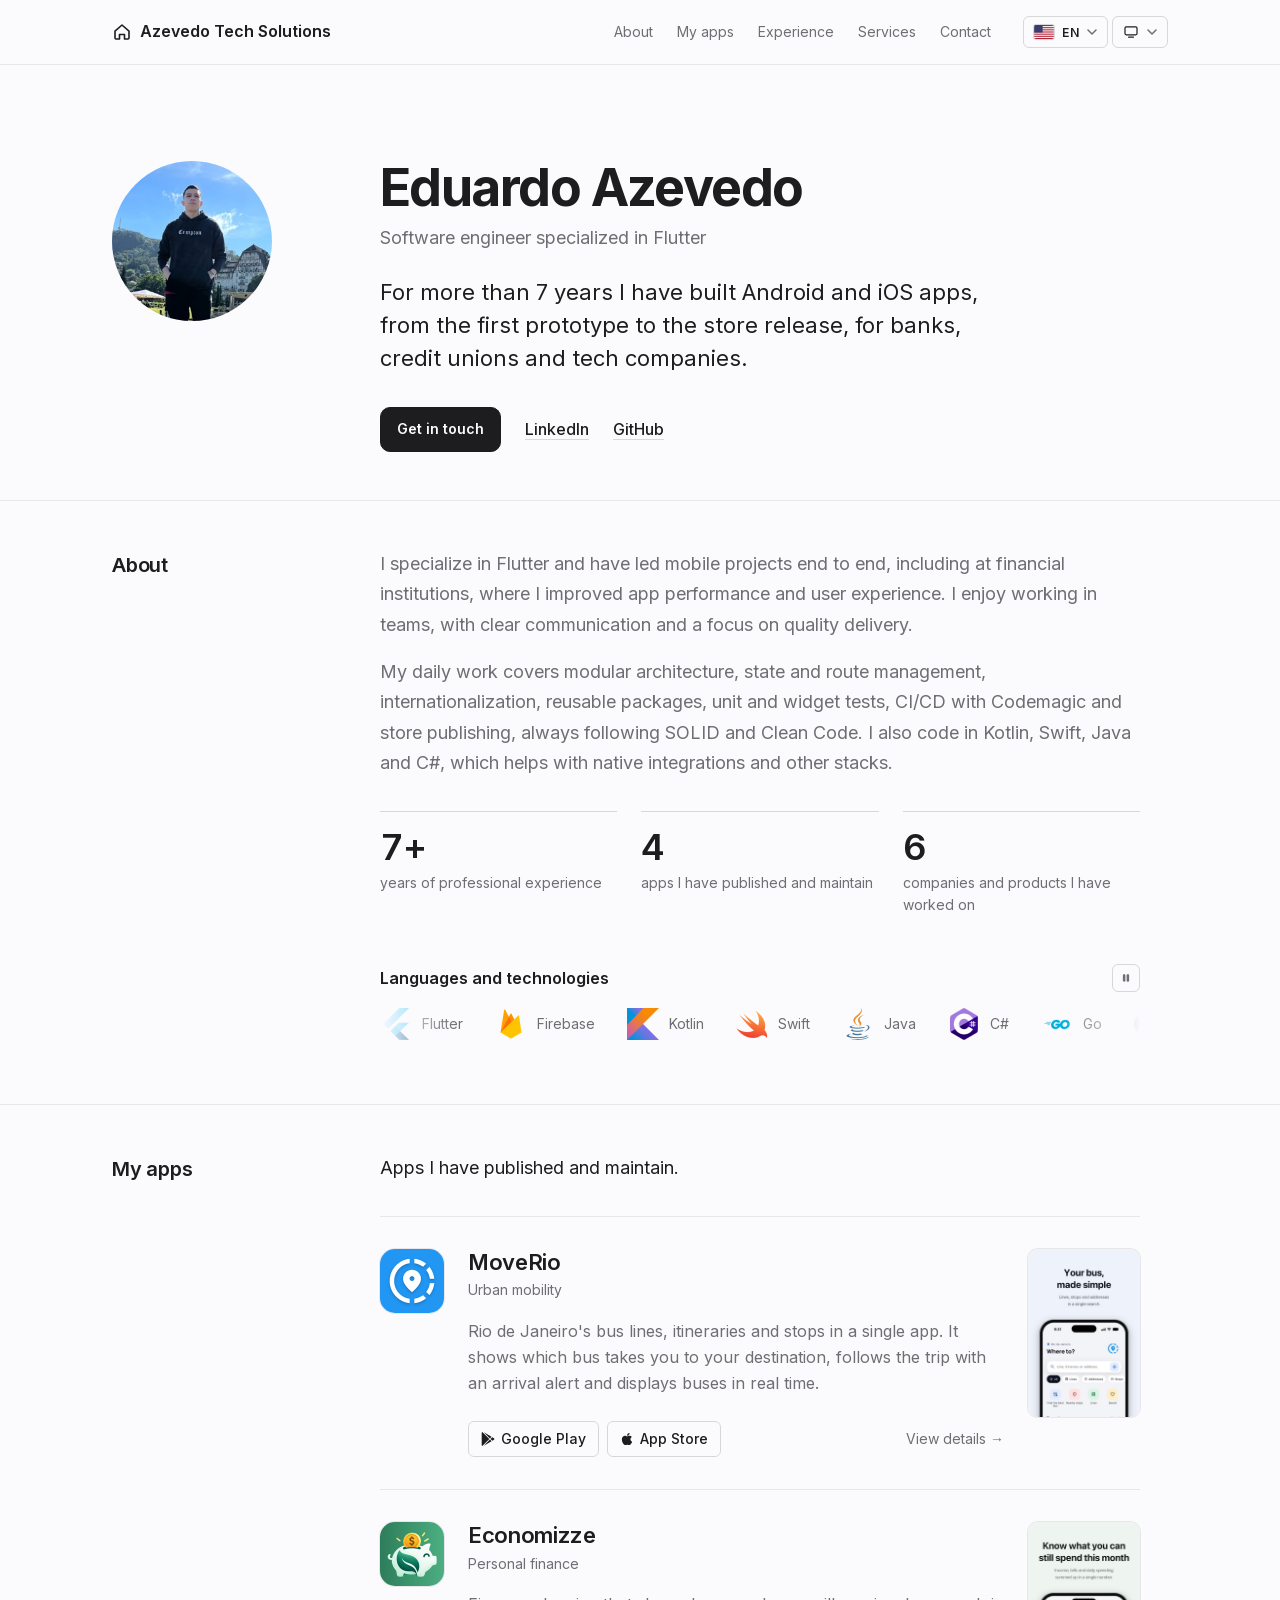
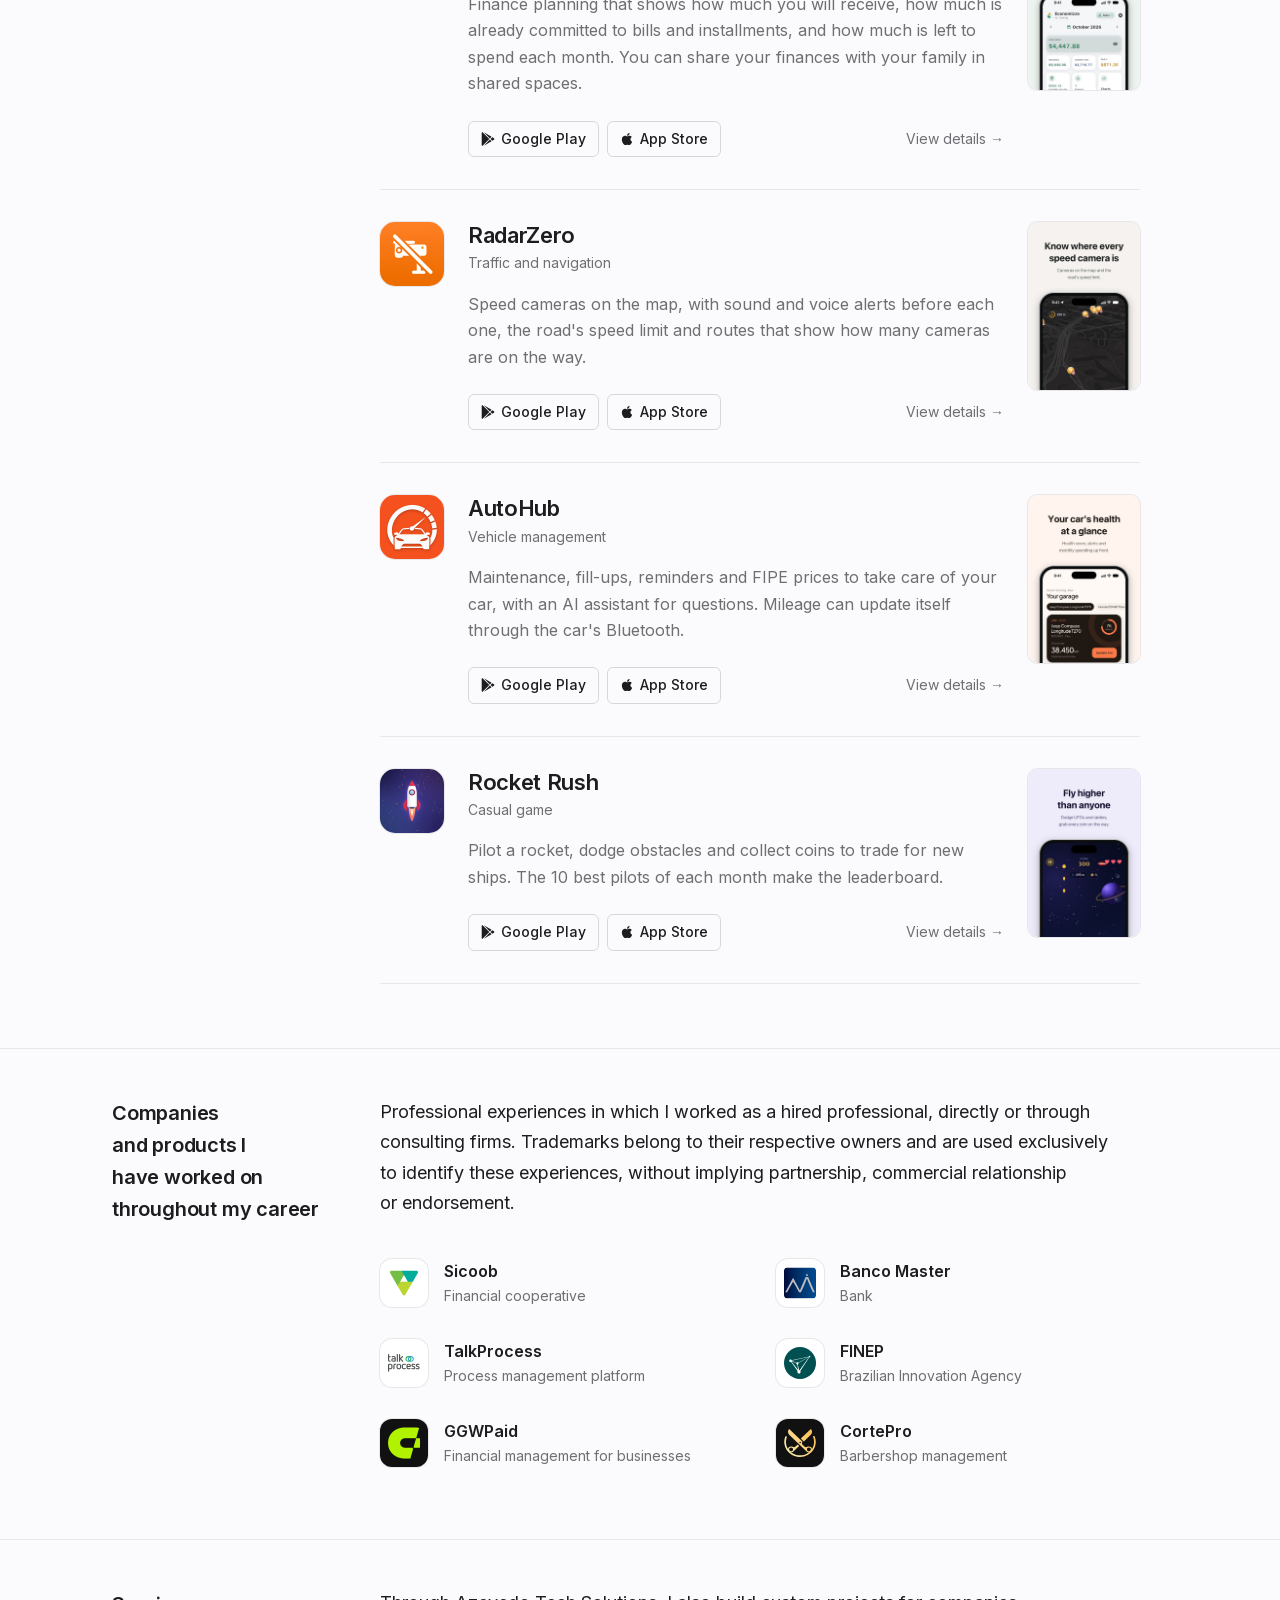
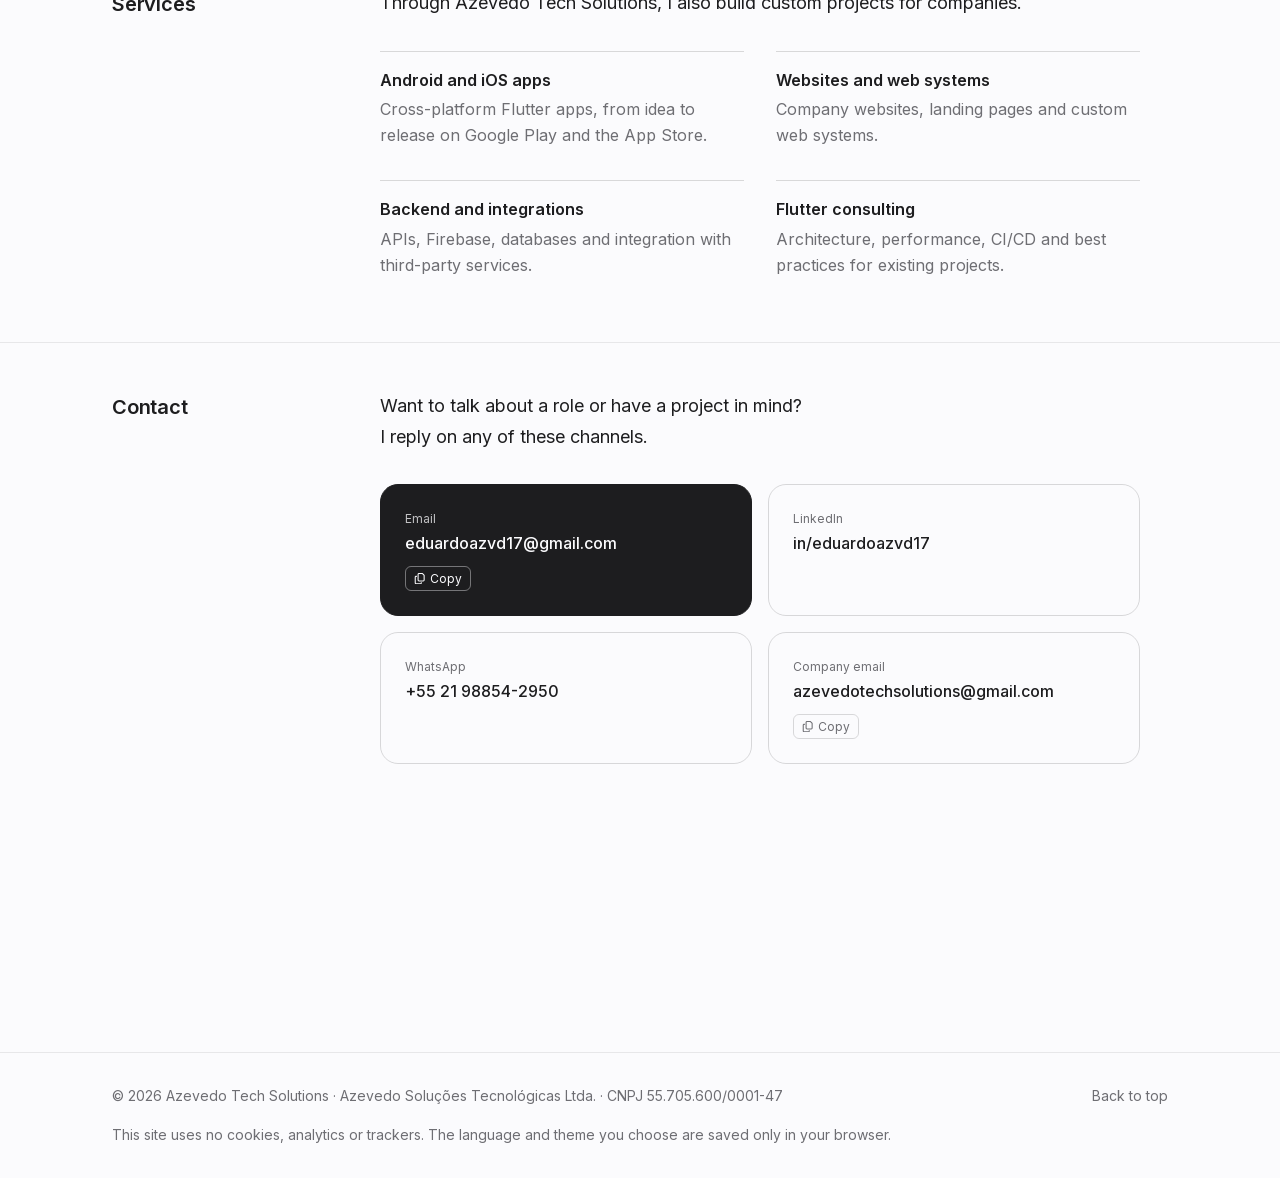
<file: index.html>
<!DOCTYPE html>
<html lang="pt">

<head>
    <meta charset="UTF-8">
    <meta name="viewport" content="width=device-width, initial-scale=1.0">
    <title>Desenvolvimento de Aplicativos e Sites | Azevedo Tech Solutions</title>
    <meta name="description" content="Desenvolvimento de aplicativos Android e iOS, sites e sistemas sob medida para empresas. Eduardo Azevedo, desenvolvedor Flutter com mais de 7 anos de experiência. Peça um orçamento.">
    <meta name="author" content="Eduardo Azevedo">
    <meta name="robots" content="index, follow, max-image-preview:large">
    <meta name="theme-color" content="#fbfbfd" media="(prefers-color-scheme: light)">
    <meta name="theme-color" content="#0f0f11" media="(prefers-color-scheme: dark)">

    <!-- Uma URL por idioma; o canonical é definido em js/preferences.js conforme o idioma exibido. -->
    <link rel="alternate" hreflang="pt" href="https://azevedotech.dev/?lang=pt">
    <link rel="alternate" hreflang="en" href="https://azevedotech.dev/?lang=en">
    <link rel="alternate" hreflang="es" href="https://azevedotech.dev/?lang=es">
    <link rel="alternate" hreflang="x-default" href="https://azevedotech.dev/?lang=en">

    <meta property="og:type" content="website">
    <meta property="og:site_name" content="Azevedo Tech Solutions">
    <meta property="og:url" content="https://azevedotech.dev/">
    <meta property="og:title" content="Desenvolvimento de Aplicativos e Sites | Azevedo Tech Solutions">
    <meta property="og:description" content="Aplicativos Android e iOS, sites e sistemas sob medida para empresas, por Eduardo Azevedo, desenvolvedor Flutter com mais de 7 anos de experiência.">
    <meta property="og:image" content="https://azevedotech.dev/images/og/home.png">
    <meta property="og:image:width" content="1200">
    <meta property="og:image:height" content="630">
    <meta property="og:image:alt" content="Azevedo Tech Solutions: desenvolvimento de aplicativos e sites">
    <meta property="og:locale" content="pt_BR">
    <meta property="og:locale:alternate" content="en_US">
    <meta property="og:locale:alternate" content="es_ES">
    <meta name="twitter:card" content="summary_large_image">

    <script type="application/ld+json">
    {
        "@context": "https://schema.org",
        "@graph": [
            {
                "@type": "Organization",
                "@id": "https://azevedotech.dev/#organization",
                "name": "Azevedo Tech Solutions",
                "url": "https://azevedotech.dev/",
                "logo": "https://azevedotech.dev/icons/icon.png",
                "description": "Desenvolvimento de aplicativos Android e iOS, sites e sistemas sob medida para empresas.",
                "email": "azevedotechsolutions@gmail.com",
                "telephone": "+55 21 98854-2950",
                "taxID": "55.705.600/0001-47",
                "founder": { "@id": "https://azevedotech.dev/#eduardo" },
                "areaServed": [
                    { "@type": "Country", "name": "Brasil" },
                    { "@type": "Place", "name": "Mundo" }
                ],
                "knowsAbout": ["Desenvolvimento de aplicativos", "Desenvolvimento de sites", "Flutter", "Android", "iOS", "Firebase"],
                "contactPoint": {
                    "@type": "ContactPoint",
                    "contactType": "sales",
                    "email": "azevedotechsolutions@gmail.com",
                    "telephone": "+55 21 98854-2950",
                    "availableLanguage": ["Portuguese", "English", "Spanish"]
                },
                "hasOfferCatalog": {
                    "@type": "OfferCatalog",
                    "name": "Serviços de desenvolvimento de software",
                    "itemListElement": [
                        {
                            "@type": "Offer",
                            "itemOffered": {
                                "@type": "Service",
                                "name": "Desenvolvimento de aplicativos Android e iOS",
                                "serviceType": "Desenvolvimento de aplicativos móveis",
                                "description": "Aplicativos multiplataforma em Flutter, da ideia à publicação na Google Play e na App Store."
                            }
                        },
                        {
                            "@type": "Offer",
                            "itemOffered": {
                                "@type": "Service",
                                "name": "Desenvolvimento de sites e sistemas web",
                                "serviceType": "Desenvolvimento web",
                                "description": "Sites institucionais, landing pages e sistemas web sob medida para empresas."
                            }
                        },
                        {
                            "@type": "Offer",
                            "itemOffered": {
                                "@type": "Service",
                                "name": "Backend, APIs e integrações",
                                "serviceType": "Desenvolvimento de backend",
                                "description": "APIs, Firebase, bancos de dados e integrações com serviços de terceiros."
                            }
                        },
                        {
                            "@type": "Offer",
                            "itemOffered": {
                                "@type": "Service",
                                "name": "Consultoria em Flutter",
                                "serviceType": "Consultoria de software",
                                "description": "Arquitetura, performance, CI/CD e boas práticas em projetos Flutter existentes."
                            }
                        }
                    ]
                }
            },
            {
                "@type": "Person",
                "@id": "https://azevedotech.dev/#eduardo",
                "name": "Eduardo Azevedo",
                "url": "https://azevedotech.dev/",
                "image": "https://azevedotech.dev/images/profile.jpeg",
                "jobTitle": "Engenheiro de software e desenvolvedor Flutter",
                "worksFor": { "@id": "https://azevedotech.dev/#organization" },
                "email": "eduardoazvd17@gmail.com",
                "knowsAbout": ["Flutter", "Dart", "Firebase", "Android", "iOS", "Kotlin", "Swift", "Java", "C#", "Go", "Python", "JavaScript", "PHP", "SQL", "Codemagic", "CI/CD", "Clean Code", "SOLID"],
                "sameAs": [
                    "https://www.linkedin.com/in/eduardoazvd17/",
                    "https://github.com/eduardoazvd17/"
                ]
            },
            {
                "@type": "WebSite",
                "@id": "https://azevedotech.dev/#website",
                "url": "https://azevedotech.dev/",
                "name": "Azevedo Tech Solutions",
                "inLanguage": ["pt-BR", "en", "es"],
                "publisher": { "@id": "https://azevedotech.dev/#organization" }
            }
        ]
    }
    </script>
    <script>
        // Aplica o tema salvo (ou ?theme=) antes da primeira pintura, para a página não piscar.
        (function () {
            try {
                var theme = new URLSearchParams(location.search).get('theme');
                if (theme !== 'light' && theme !== 'dark') theme = localStorage.getItem('theme');
                if (theme === 'light' || theme === 'dark') document.documentElement.dataset.theme = theme;
            } catch (e) { }
        })();
    </script>
    <link rel="stylesheet" href="css/styles.css?v=20261021a">
    <link rel="icon" href="icons/icon.png" type="image/png">
    <link rel="apple-touch-icon" href="icons/icon.png" type="image/png">
</head>

<body>
    <a class="skip-link" href="#content" data-i18n="skip_link">Pular para o conteúdo</a>
    <header class="site-header">
        <div class="container site-header-inner">
            <a href="#top" class="site-name">
                <svg viewBox="0 0 20 20" aria-hidden="true">
                    <path d="M3 9.2 10 3l7 6.2V16a1 1 0 0 1-1 1h-3.5v-4.5h-5V17H4a1 1 0 0 1-1-1V9.2Z" fill="none"
                        stroke="currentColor" stroke-width="1.6" stroke-linejoin="round" />
                </svg>
                <span class="site-name-text" translate="no">Azevedo Tech Solutions</span>
            </a>
            <nav class="site-nav" id="nav-menu" aria-label="Seções" data-i18n-aria="nav_label">
                <a href="#about" data-section="about" data-i18n="nav_about">Sobre</a>
                <a href="#apps" data-section="apps" data-i18n="nav_apps">Meus apps</a>
                <a href="#clients" data-section="clients" data-i18n="nav_clients">Experiências</a>
                <a href="#services" data-section="services" data-i18n="nav_services">Serviços</a>
                <a href="#contact" data-section="contact" data-i18n="nav_contact">Contato</a>
            </nav>
            <div class="site-prefs">
                <div class="pref-menu" data-lang-menu></div>
                <div class="pref-menu" data-theme-menu></div>
            </div>
        </div>
    </header>

    <main id="content" tabindex="-1">
        <section class="intro">
            <div class="container intro-inner">
                <img class="intro-photo" src="images/thumbs/profile.jpg" width="160" height="160" fetchpriority="high"
                    alt="Eduardo Azevedo">
                <div>
                    <h1 translate="no">Eduardo Azevedo</h1>
                    <p class="intro-role" data-i18n="intro_role">Engenheiro de software especialista em Flutter</p>
                    <p class="intro-text" data-i18n="intro_text">Há mais de 7 anos desenvolvo apps Android e iOS, do primeiro protótipo
                        à publicação nas lojas, para bancos, cooperativas e empresas de tecnologia.</p>
                    <ul class="intro-links">
                        <li><a href="#contact" class="button" data-i18n="intro_contact">Fale comigo</a></li>
                        <li><a href="https://www.linkedin.com/in/eduardoazvd17/" target="_blank"
                                rel="noopener">LinkedIn</a></li>
                        <li><a href="https://github.com/eduardoazvd17/" target="_blank" rel="noopener">GitHub</a></li>
                    </ul>
                </div>
            </div>
        </section>

        <section id="about" class="section">
            <div class="container">
                <h2 class="section-title" data-i18n="about_title">Sobre</h2>
                <div class="section-body">
                    <p data-i18n="about_1">Sou especialista em Flutter e já liderei projetos mobile de ponta a ponta,
                        inclusive em instituições financeiras, onde melhorei a performance e a experiência de uso dos
                        aplicativos. Gosto de trabalhar em equipe, com comunicação clara e foco em entregas de
                        qualidade.</p>
                    <p data-i18n="about_2">No dia a dia trabalho com arquitetura modular, gerenciamento de estado e
                        rotas, internacionalização, packages reutilizáveis, testes unitários e de widget, CI/CD com
                        Codemagic e publicação nas lojas, sempre com SOLID e Clean Code. Também programo em Kotlin,
                        Swift, Java e C#, o que ajuda em integrações nativas e em outras stacks.</p>

                    <!-- Números reais: anos citados no texto, apps da seção "Meus apps" e empresas de "Experiências" -->
                    <dl class="facts">
                        <div>
                            <dt>7+</dt>
                            <dd data-i18n="fact_years">anos de experiência profissional</dd>
                        </div>
                        <div>
                            <dt>4</dt>
                            <dd data-i18n="fact_apps">apps publicados e mantidos por mim</dd>
                        </div>
                        <div>
                            <dt>6</dt>
                            <dd data-i18n="fact_clients">empresas e produtos em que atuei</dd>
                        </div>
                    </dl>

                    <div class="subsection-head">
                        <h3 class="subsection-title" data-i18n="skills_title">Linguagens e tecnologias</h3>
                        <!-- Animação automática precisa de um jeito de pausar (WCAG 2.2.2); o main.js alterna o estado -->
                        <button type="button" class="icon-button tech-toggle" aria-label="Pausar animação"
                            data-i18n-aria="tech_pause">
                            <svg class="icon icon-pause" viewBox="0 0 320 512" aria-hidden="true"><path d="M48 64C21.5 64 0 85.5 0 112V400c0 26.5 21.5 48 48 48H80c26.5 0 48-21.5 48-48V112c0-26.5-21.5-48-48-48H48zm192 0c-26.5 0-48 21.5-48 48V400c0 26.5 21.5 48 48 48h32c26.5 0 48-21.5 48-48V112c0-26.5-21.5-48-48-48H240z"/></svg>
                            <svg class="icon icon-play" viewBox="0 0 384 512" aria-hidden="true"><path d="M73 39c-14.8-9.1-33.4-9.4-48.5-.9S0 62.6 0 80V432c0 17.4 9.4 33.4 24.5 41.9s33.7 8.1 48.5-.9L361 297c14.3-8.7 23-24.2 23-41s-8.7-32.2-23-41L73 39z"/></svg>
                        </button>
                    </div>
                    <div class="tech-marquee">
                        <ul class="tech-track">
                            <li><img src="icons/flutter.png" width="32" height="32" alt="" loading="lazy"><span>Flutter</span></li>
                            <li><img src="icons/firebase.png" width="32" height="32" alt="" loading="lazy"><span>Firebase</span></li>
                            <li><img src="icons/kotlin.png" width="32" height="32" alt="" loading="lazy"><span>Kotlin</span></li>
                            <li><img src="icons/swift.png" width="32" height="32" alt="" loading="lazy"><span>Swift</span></li>
                            <li><img src="icons/java.png" width="32" height="32" alt="" loading="lazy"><span>Java</span></li>
                            <li><img src="icons/csharp.png" width="32" height="32" alt="" loading="lazy"><span>C#</span></li>
                            <li><img src="icons/go.png" width="32" height="32" alt="" loading="lazy"><span>Go</span></li>
                            <li><img src="icons/python.png" width="32" height="32" alt="" loading="lazy"><span>Python</span></li>
                            <li><img src="icons/javascript.png" width="32" height="32" alt="" loading="lazy"><span>JavaScript</span></li>
                            <li><img src="icons/php.png" width="32" height="32" alt="" loading="lazy"><span>PHP</span></li>
                            <li><img src="icons/sql.png" width="32" height="32" alt="" loading="lazy"><span>SQL</span></li>
                            <li><img src="icons/html.png" width="32" height="32" alt="" loading="lazy"><span>HTML</span></li>
                            <li><img src="icons/css.png" width="32" height="32" alt="" loading="lazy"><span>CSS</span></li>
                            <li><img src="icons/codemagic.png" width="32" height="32" alt="" loading="lazy"><span>Codemagic</span></li>
                            <li aria-hidden="true"><img src="icons/flutter.png" width="32" height="32" alt="" loading="lazy"><span>Flutter</span></li>
                            <li aria-hidden="true"><img src="icons/firebase.png" width="32" height="32" alt="" loading="lazy"><span>Firebase</span></li>
                            <li aria-hidden="true"><img src="icons/kotlin.png" width="32" height="32" alt="" loading="lazy"><span>Kotlin</span>
                            </li>
                            <li aria-hidden="true"><img src="icons/swift.png" width="32" height="32" alt="" loading="lazy"><span>Swift</span>
                            </li>
                            <li aria-hidden="true"><img src="icons/java.png" width="32" height="32" alt="" loading="lazy"><span>Java</span>
                            </li>
                            <li aria-hidden="true"><img src="icons/csharp.png" width="32" height="32" alt="" loading="lazy"><span>C#</span>
                            </li>
                            <li aria-hidden="true"><img src="icons/go.png" width="32" height="32" alt="" loading="lazy"><span>Go</span></li>
                            <li aria-hidden="true"><img src="icons/python.png" width="32" height="32" alt="" loading="lazy"><span>Python</span>
                            </li>
                            <li aria-hidden="true"><img src="icons/javascript.png" width="32" height="32" alt="" loading="lazy"><span>JavaScript</span></li>
                            <li aria-hidden="true"><img src="icons/php.png" width="32" height="32" alt="" loading="lazy"><span>PHP</span></li>
                            <li aria-hidden="true"><img src="icons/sql.png" width="32" height="32" alt="" loading="lazy"><span>SQL</span></li>
                            <li aria-hidden="true"><img src="icons/html.png" width="32" height="32" alt="" loading="lazy"><span>HTML</span>
                            </li>
                            <li aria-hidden="true"><img src="icons/css.png" width="32" height="32" alt="" loading="lazy"><span>CSS</span></li>
                            <li aria-hidden="true"><img src="icons/codemagic.png" width="32" height="32" alt="" loading="lazy"><span>Codemagic</span></li>
                        </ul>
                    </div>
                </div>
            </div>
        </section>

        <section id="apps" class="section">
            <div class="container">
                <h2 class="section-title" data-i18n="apps_title">Meus apps</h2>
                <div class="section-body">
                    <p class="section-lede" data-i18n="apps_intro">Aplicativos publicados e mantidos por mim.</p>

                    <div class="projects-list">
                        <article class="project-card">
                            <img class="project-card-icon" src="images/thumbs/moverio.png" width="64" height="64" alt="" loading="lazy">
                            <div class="project-card-body">
                                <h3><a href="projects/moverio/" class="project-card-link" translate="no">MoveRio</a></h3>
                                <p class="project-card-meta" data-i18n="moverio_meta">Mobilidade urbana</p>
                                <p data-i18n="moverio_description">Linhas, itinerários e pontos de ônibus do Rio de
                                    Janeiro em um só app. Mostra qual ônibus pegar até o destino, acompanha a viagem
                                    com alerta de chegada e exibe os ônibus em tempo real.</p>
                                <div class="project-card-foot">
                                    <div class="project-links">
                                        <a href="https://play.google.com/store/apps/details?id=com.eduardoazevedo.moverio"
                                            class="project-link" target="_blank" rel="noopener"><svg class="icon" viewBox="0 0 512 512" aria-hidden="true"><path d="M325.3 234.3L104.6 13l280.8 161.2-60.1 60.1zM47 0C34 6.8 25.3 19.2 25.3 35.3v441.3c0 16.1 8.7 28.5 21.7 35.3l256.6-256L47 0zm425.2 225.6l-58.9-34.1-65.7 64.5 65.7 64.5 60.1-34.1c18-14.3 18-46.5-1.2-60.8zM104.6 499l280.8-161.2-60.1-60.1L104.6 499z"/></svg> Google Play</a>
                                        <a href="https://apps.apple.com/br/app/moverio-%C3%B4nibus-rj/id6758354578"
                                            class="project-link" target="_blank" rel="noopener"><svg class="icon" viewBox="0 0 384 512" aria-hidden="true"><path d="M318.7 268.7c-.2-36.7 16.4-64.4 50-84.8-18.8-26.9-47.2-41.7-84.7-44.6-35.5-2.8-74.3 20.7-88.5 20.7-15 0-49.4-19.7-76.4-19.7C63.3 141.2 4 184.8 4 273.5q0 39.3 14.4 81.2c12.8 36.7 59 126.7 107.2 125.2 25.2-.6 43-17.9 75.8-17.9 31.8 0 48.3 17.9 76.4 17.9 48.6-.7 90.4-82.5 102.6-119.3-65.2-30.7-61.7-90-61.7-91.9zm-56.6-164.2c27.3-32.4 24.8-61.9 24-72.5-24.1 1.4-52 16.4-67.9 34.9-17.5 19.8-27.8 44.3-25.6 71.9 26.1 2 49.9-11.4 69.5-34.3z"/></svg> App Store</a>
                                    </div>
                                    <a href="projects/moverio/" class="project-more"><span
                                            data-i18n="project_details">Ver detalhes</span> <span
                                            aria-hidden="true">&rarr;</span></a>
                                </div>
                            </div>
                            <img class="project-card-shot" src="images/screens/moverio/pt/1.jpg" data-i18n-src="images/screens/moverio/{lang}/1.jpg" width="460" height="996" alt=""
                                loading="lazy">
                        </article>

                        <article class="project-card">
                            <img class="project-card-icon" src="images/thumbs/economizze.png" width="64" height="64" alt="" loading="lazy">
                            <div class="project-card-body">
                                <h3><a href="projects/economizze/" class="project-card-link" translate="no">Economizze</a></h3>
                                <p class="project-card-meta" data-i18n="economizze_meta">Finanças pessoais</p>
                                <p data-i18n="economizze_description">Planejamento financeiro que mostra quanto você
                                    vai receber, quanto já está comprometido com contas e parcelas e quanto sobra para
                                    gastar em cada mês. Dá para dividir as finanças com a família em espaços
                                    compartilhados.</p>
                                <div class="project-card-foot">
                                    <div class="project-links">
                                        <a href="https://play.google.com/store/apps/details?id=dev.azevedotech.economizze"
                                            class="project-link" target="_blank" rel="noopener"><svg class="icon" viewBox="0 0 512 512" aria-hidden="true"><path d="M325.3 234.3L104.6 13l280.8 161.2-60.1 60.1zM47 0C34 6.8 25.3 19.2 25.3 35.3v441.3c0 16.1 8.7 28.5 21.7 35.3l256.6-256L47 0zm425.2 225.6l-58.9-34.1-65.7 64.5 65.7 64.5 60.1-34.1c18-14.3 18-46.5-1.2-60.8zM104.6 499l280.8-161.2-60.1-60.1L104.6 499z"/></svg> Google Play</a>
                                        <a href="https://apps.apple.com/br/app/economizze-finan%C3%A7as-pessoais/id6811686514"
                                            class="project-link" target="_blank" rel="noopener"><svg class="icon" viewBox="0 0 384 512" aria-hidden="true"><path d="M318.7 268.7c-.2-36.7 16.4-64.4 50-84.8-18.8-26.9-47.2-41.7-84.7-44.6-35.5-2.8-74.3 20.7-88.5 20.7-15 0-49.4-19.7-76.4-19.7C63.3 141.2 4 184.8 4 273.5q0 39.3 14.4 81.2c12.8 36.7 59 126.7 107.2 125.2 25.2-.6 43-17.9 75.8-17.9 31.8 0 48.3 17.9 76.4 17.9 48.6-.7 90.4-82.5 102.6-119.3-65.2-30.7-61.7-90-61.7-91.9zm-56.6-164.2c27.3-32.4 24.8-61.9 24-72.5-24.1 1.4-52 16.4-67.9 34.9-17.5 19.8-27.8 44.3-25.6 71.9 26.1 2 49.9-11.4 69.5-34.3z"/></svg> App Store</a>
                                    </div>
                                    <a href="projects/economizze/" class="project-more"><span
                                            data-i18n="project_details">Ver detalhes</span> <span
                                            aria-hidden="true">&rarr;</span></a>
                                </div>
                            </div>
                            <img class="project-card-shot" src="images/screens/economizze/pt/1.jpg" data-i18n-src="images/screens/economizze/{lang}/1.jpg" width="460" height="996" alt=""
                                loading="lazy">
                        </article>

                        <article class="project-card">
                            <img class="project-card-icon" src="images/thumbs/radarzero.png" width="64" height="64" alt="" loading="lazy">
                            <div class="project-card-body">
                                <h3><a href="projects/radarzero/" class="project-card-link" translate="no">RadarZero</a></h3>
                                <p class="project-card-meta" data-i18n="radarzero_meta">Trânsito e navegação</p>
                                <p data-i18n="radarzero_description">Radares de velocidade no mapa, com alerta por som e
                                    voz antes de cada um, o limite de velocidade da via e rotas que mostram quantos
                                    radares há no caminho.</p>
                                <div class="project-card-foot">
                                    <div class="project-links">
                                        <a href="https://play.google.com/store/apps/details?id=dev.azevedotech.radarzero"
                                            class="project-link" target="_blank" rel="noopener"><svg class="icon" viewBox="0 0 512 512" aria-hidden="true"><path d="M325.3 234.3L104.6 13l280.8 161.2-60.1 60.1zM47 0C34 6.8 25.3 19.2 25.3 35.3v441.3c0 16.1 8.7 28.5 21.7 35.3l256.6-256L47 0zm425.2 225.6l-58.9-34.1-65.7 64.5 65.7 64.5 60.1-34.1c18-14.3 18-46.5-1.2-60.8zM104.6 499l280.8-161.2-60.1-60.1L104.6 499z"/></svg> Google Play</a>
                                        <a href="https://apps.apple.com/us/app/radarzero-speed-camera-alerts/id6830123073"
                                            class="project-link" target="_blank" rel="noopener"><svg class="icon" viewBox="0 0 384 512" aria-hidden="true"><path d="M318.7 268.7c-.2-36.7 16.4-64.4 50-84.8-18.8-26.9-47.2-41.7-84.7-44.6-35.5-2.8-74.3 20.7-88.5 20.7-15 0-49.4-19.7-76.4-19.7C63.3 141.2 4 184.8 4 273.5q0 39.3 14.4 81.2c12.8 36.7 59 126.7 107.2 125.2 25.2-.6 43-17.9 75.8-17.9 31.8 0 48.3 17.9 76.4 17.9 48.6-.7 90.4-82.5 102.6-119.3-65.2-30.7-61.7-90-61.7-91.9zm-56.6-164.2c27.3-32.4 24.8-61.9 24-72.5-24.1 1.4-52 16.4-67.9 34.9-17.5 19.8-27.8 44.3-25.6 71.9 26.1 2 49.9-11.4 69.5-34.3z"/></svg> App Store</a>
                                    </div>
                                    <a href="projects/radarzero/" class="project-more"><span
                                            data-i18n="project_details">Ver detalhes</span> <span
                                            aria-hidden="true">&rarr;</span></a>
                                </div>
                            </div>
                            <img class="project-card-shot" src="images/screens/radarzero/pt/1.jpg" data-i18n-src="images/screens/radarzero/{lang}/1.jpg" width="460" height="996" alt=""
                                loading="lazy">
                        </article>

                        <article class="project-card">
                            <img class="project-card-icon" src="images/thumbs/autohub.png" width="64" height="64" alt="" loading="lazy">
                            <div class="project-card-body">
                                <h3><a href="projects/autohub/" class="project-card-link" translate="no">AutoHub</a></h3>
                                <p class="project-card-meta" data-i18n="autohub_meta">Gestão veicular</p>
                                <p data-i18n="autohub_description">Manutenções, abastecimentos, lembretes e tabela FIPE
                                    para cuidar do carro, com um assistente de IA para tirar dúvidas. A quilometragem
                                    pode se atualizar sozinha pelo Bluetooth do carro.</p>
                                <div class="project-card-foot">
                                    <div class="project-links">
                                        <a href="https://play.google.com/store/apps/details?id=com.eduardoazevedo.autocarefy"
                                            class="project-link" target="_blank" rel="noopener"><svg class="icon" viewBox="0 0 512 512" aria-hidden="true"><path d="M325.3 234.3L104.6 13l280.8 161.2-60.1 60.1zM47 0C34 6.8 25.3 19.2 25.3 35.3v441.3c0 16.1 8.7 28.5 21.7 35.3l256.6-256L47 0zm425.2 225.6l-58.9-34.1-65.7 64.5 65.7 64.5 60.1-34.1c18-14.3 18-46.5-1.2-60.8zM104.6 499l280.8-161.2-60.1-60.1L104.6 499z"/></svg> Google Play</a>
                                        <a href="https://apps.apple.com/br/app/autohub-gest%C3%A3o-veicular/id6770298258"
                                            class="project-link" target="_blank" rel="noopener"><svg class="icon" viewBox="0 0 384 512" aria-hidden="true"><path d="M318.7 268.7c-.2-36.7 16.4-64.4 50-84.8-18.8-26.9-47.2-41.7-84.7-44.6-35.5-2.8-74.3 20.7-88.5 20.7-15 0-49.4-19.7-76.4-19.7C63.3 141.2 4 184.8 4 273.5q0 39.3 14.4 81.2c12.8 36.7 59 126.7 107.2 125.2 25.2-.6 43-17.9 75.8-17.9 31.8 0 48.3 17.9 76.4 17.9 48.6-.7 90.4-82.5 102.6-119.3-65.2-30.7-61.7-90-61.7-91.9zm-56.6-164.2c27.3-32.4 24.8-61.9 24-72.5-24.1 1.4-52 16.4-67.9 34.9-17.5 19.8-27.8 44.3-25.6 71.9 26.1 2 49.9-11.4 69.5-34.3z"/></svg> App Store</a>
                                    </div>
                                    <a href="projects/autohub/" class="project-more"><span
                                            data-i18n="project_details">Ver detalhes</span> <span
                                            aria-hidden="true">&rarr;</span></a>
                                </div>
                            </div>
                            <img class="project-card-shot" src="images/screens/autohub/pt/1.jpg" data-i18n-src="images/screens/autohub/{lang}/1.jpg" width="460" height="996" alt=""
                                loading="lazy">
                        </article>

                        <article class="project-card">
                            <img class="project-card-icon" src="images/thumbs/rocketrush.png" width="64" height="64" alt="" loading="lazy">
                            <div class="project-card-body">
                                <h3><a href="projects/rocketrush/" class="project-card-link" translate="no">Rocket Rush</a></h3>
                                <p class="project-card-meta" data-i18n="rocketrush_meta">Jogo casual</p>
                                <p data-i18n="rocketrush_description">Pilote um foguete, desvie dos obstáculos e junte
                                    moedas para trocar por novas naves. Os 10 melhores pilotos de cada mês entram no
                                    ranking.</p>
                                <div class="project-card-foot">
                                    <div class="project-links">
                                        <a href="https://play.google.com/store/apps/details?id=dev.azevedotech.rocketgame"
                                            class="project-link" target="_blank" rel="noopener"><svg class="icon" viewBox="0 0 512 512" aria-hidden="true"><path d="M325.3 234.3L104.6 13l280.8 161.2-60.1 60.1zM47 0C34 6.8 25.3 19.2 25.3 35.3v441.3c0 16.1 8.7 28.5 21.7 35.3l256.6-256L47 0zm425.2 225.6l-58.9-34.1-65.7 64.5 65.7 64.5 60.1-34.1c18-14.3 18-46.5-1.2-60.8zM104.6 499l280.8-161.2-60.1-60.1L104.6 499z"/></svg> Google Play</a>
                                        <a href="https://apps.apple.com/br/app/rocket-rush-beyond-the-sky/id6813871414"
                                            class="project-link" target="_blank" rel="noopener"><svg class="icon" viewBox="0 0 384 512" aria-hidden="true"><path d="M318.7 268.7c-.2-36.7 16.4-64.4 50-84.8-18.8-26.9-47.2-41.7-84.7-44.6-35.5-2.8-74.3 20.7-88.5 20.7-15 0-49.4-19.7-76.4-19.7C63.3 141.2 4 184.8 4 273.5q0 39.3 14.4 81.2c12.8 36.7 59 126.7 107.2 125.2 25.2-.6 43-17.9 75.8-17.9 31.8 0 48.3 17.9 76.4 17.9 48.6-.7 90.4-82.5 102.6-119.3-65.2-30.7-61.7-90-61.7-91.9zm-56.6-164.2c27.3-32.4 24.8-61.9 24-72.5-24.1 1.4-52 16.4-67.9 34.9-17.5 19.8-27.8 44.3-25.6 71.9 26.1 2 49.9-11.4 69.5-34.3z"/></svg> App Store</a>
                                    </div>
                                    <a href="projects/rocketrush/" class="project-more"><span
                                            data-i18n="project_details">Ver detalhes</span> <span
                                            aria-hidden="true">&rarr;</span></a>
                                </div>
                            </div>
                            <img class="project-card-shot" src="images/screens/rocketrush/pt/1.jpg" data-i18n-src="images/screens/rocketrush/{lang}/1.jpg" width="460" height="996" alt=""
                                loading="lazy">
                        </article>
                    </div>
                </div>
            </div>
        </section>

        <section id="clients" class="section">
            <div class="container">
                <h2 class="section-title" data-i18n="clients_title">Empresas e produtos em que atuei durante minha
                    carreira</h2>
                <div class="section-body">
                    <p class="section-lede" data-i18n="clients_intro">Experiências profissionais em que trabalhei como
                        contratado, diretamente ou por meio de consultorias. As marcas pertencem aos respectivos
                        titulares e são utilizadas exclusivamente para identificar essas experiências, sem indicar
                        parceria, vínculo comercial ou endosso.</p>

                    <ul class="client-grid">
                        <li class="client">
                            <img class="client-logo" src="images/clients/sicoob.png" alt="" width="48" height="48" loading="lazy">
                            <div>
                                <h3 translate="no">Sicoob</h3>
                                <p data-i18n="sicoob_meta">Cooperativa financeira</p>
                            </div>
                        </li>
                        <li class="client">
                            <img class="client-logo" src="images/clients/banco-master.png" alt="" width="48" height="48" loading="lazy">
                            <div>
                                <h3 translate="no">Banco Master</h3>
                                <p data-i18n="master_meta">Banco</p>
                            </div>
                        </li>
                        <li class="client">
                            <img class="client-logo" src="images/clients/talkprocess.svg" alt="" width="48" height="48" loading="lazy">
                            <div>
                                <h3 translate="no">TalkProcess</h3>
                                <p data-i18n="talkprocess_meta">Plataforma de gestão de processos</p>
                            </div>
                        </li>
                        <li class="client">
                            <img class="client-logo" src="images/clients/finep.svg" alt="" width="48" height="48" loading="lazy">
                            <div>
                                <h3 translate="no">FINEP</h3>
                                <p data-i18n="finep_meta">Financiadora de Estudos e Projetos</p>
                            </div>
                        </li>
                        <li class="client">
                            <img class="client-logo client-logo--dark" src="images/clients/ggwpaid.png" alt="" width="48" height="48" loading="lazy">
                            <div>
                                <h3 translate="no">GGWPaid</h3>
                                <p data-i18n="ggwpaid_meta">Gestão financeira para empresas</p>
                            </div>
                        </li>
                        <li class="client">
                            <img class="client-logo client-logo--dark" src="images/clients/cortepro.svg" alt="" width="48" height="48" loading="lazy">
                            <div>
                                <h3 translate="no">CortePro</h3>
                                <p data-i18n="cortepro_meta">Gestão de barbearias</p>
                            </div>
                        </li>
                    </ul>
                </div>
            </div>
        </section>

        <section id="services" class="section">
            <div class="container">
                <h2 class="section-title" data-i18n="services_title">Serviços</h2>
                <div class="section-body">
                    <p class="section-lede" data-i18n="services_intro">Pela Azevedo Tech Solutions, também desenvolvo
                        projetos sob medida para empresas.</p>
                    <ul class="service-list">
                        <li>
                            <h3 data-i18n="service_apps_title">Apps Android e iOS</h3>
                            <p data-i18n="service_apps_text">Apps multiplataforma em Flutter, da ideia à publicação na
                                Google Play e na App Store.</p>
                        </li>
                        <li>
                            <h3 data-i18n="service_web_title">Sites e sistemas web</h3>
                            <p data-i18n="service_web_text">Sites institucionais, landing pages e sistemas web sob medida.
                            </p>
                        </li>
                        <li>
                            <h3 data-i18n="service_backend_title">Backend e integrações</h3>
                            <p data-i18n="service_backend_text">APIs, Firebase, bancos de dados e integração com serviços
                                de terceiros.</p>
                        </li>
                        <li>
                            <h3 data-i18n="service_consulting_title">Consultoria em Flutter</h3>
                            <p data-i18n="service_consulting_text">Arquitetura, performance, CI/CD e boas práticas em
                                projetos que já existem.</p>
                        </li>
                    </ul>
                </div>
            </div>
        </section>

        <section id="contact" class="section">
            <div class="container">
                <h2 class="section-title" data-i18n="contact_title">Contato</h2>
                <div class="section-body">
                    <p class="section-lede"><span data-i18n="contact_intro_1">Quer conversar sobre uma vaga ou tem
                            um projeto em mente?</span><br>
                        <span data-i18n="contact_intro_2">Respondo por qualquer um destes canais.</span>
                    </p>

                    <!-- Cada canal é um bloco clicável; o e-mail pessoal vem primeiro e em destaque -->
                    <ul class="contact-grid">
                        <li class="contact-tile contact-tile--primary">
                            <span class="contact-tile-label" data-i18n="channel_email">E-mail</span>
                            <a class="contact-tile-link" href="mailto:eduardoazvd17@gmail.com">eduardoazvd17@gmail.com</a>
                            <button type="button" class="copy-button" data-copy="eduardoazvd17@gmail.com">
                                <svg class="icon icon-copy" viewBox="0 0 448 512" aria-hidden="true"><path d="M384 336H192c-8.8 0-16-7.2-16-16V64c0-8.8 7.2-16 16-16l140.1 0L400 115.9V320c0 8.8-7.2 16-16 16zM192 384H384c35.3 0 64-28.7 64-64V115.9c0-12.7-5.1-24.9-14.1-33.9L366.1 14.1c-9-9-21.2-14.1-33.9-14.1H192c-35.3 0-64 28.7-64 64V320c0 35.3 28.7 64 64 64zM64 128c-35.3 0-64 28.7-64 64V448c0 35.3 28.7 64 64 64H256c35.3 0 64-28.7 64-64V416H272v32c0 8.8-7.2 16-16 16H64c-8.8 0-16-7.2-16-16V192c0-8.8 7.2-16 16-16H96V128H64z"/></svg>
                                <svg class="icon icon-check" viewBox="0 0 448 512" aria-hidden="true"><path d="M438.6 105.4c12.5 12.5 12.5 32.8 0 45.3l-256 256c-12.5 12.5-32.8 12.5-45.3 0l-128-128c-12.5-12.5-12.5-32.8 0-45.3s32.8-12.5 45.3 0L160 338.7 393.4 105.4c12.5-12.5 32.8-12.5 45.3 0z"/></svg>
                                <span data-i18n="copy">Copiar</span>
                            </button>
                        </li>
                        <li class="contact-tile">
                            <span class="contact-tile-label">LinkedIn</span>
                            <a class="contact-tile-link" href="https://www.linkedin.com/in/eduardoazvd17/" target="_blank"
                                rel="noopener">in/eduardoazvd17</a>
                        </li>
                        <li class="contact-tile">
                            <span class="contact-tile-label">WhatsApp</span>
                            <a class="contact-tile-link" href="https://wa.me/5521988542950" target="_blank"
                                rel="noopener">+55&nbsp;21&nbsp;98854-2950</a>
                        </li>
                        <li class="contact-tile">
                            <span class="contact-tile-label" data-i18n="channel_company">E-mail da empresa</span>
                            <a class="contact-tile-link"
                                href="mailto:azevedotechsolutions@gmail.com">azevedotechsolutions@gmail.com</a>
                            <button type="button" class="copy-button" data-copy="azevedotechsolutions@gmail.com">
                                <svg class="icon icon-copy" viewBox="0 0 448 512" aria-hidden="true"><path d="M384 336H192c-8.8 0-16-7.2-16-16V64c0-8.8 7.2-16 16-16l140.1 0L400 115.9V320c0 8.8-7.2 16-16 16zM192 384H384c35.3 0 64-28.7 64-64V115.9c0-12.7-5.1-24.9-14.1-33.9L366.1 14.1c-9-9-21.2-14.1-33.9-14.1H192c-35.3 0-64 28.7-64 64V320c0 35.3 28.7 64 64 64zM64 128c-35.3 0-64 28.7-64 64V448c0 35.3 28.7 64 64 64H256c35.3 0 64-28.7 64-64V416H272v32c0 8.8-7.2 16-16 16H64c-8.8 0-16-7.2-16-16V192c0-8.8 7.2-16 16-16H96V128H64z"/></svg>
                                <svg class="icon icon-check" viewBox="0 0 448 512" aria-hidden="true"><path d="M438.6 105.4c12.5 12.5 12.5 32.8 0 45.3l-256 256c-12.5 12.5-32.8 12.5-45.3 0l-128-128c-12.5-12.5-12.5-32.8 0-45.3s32.8-12.5 45.3 0L160 338.7 393.4 105.4c12.5-12.5 32.8-12.5 45.3 0z"/></svg>
                                <span data-i18n="copy">Copiar</span>
                            </button>
                        </li>
                    </ul>
                    <p class="visually-hidden" id="copy-status" aria-live="polite"></p>
                </div>
            </div>
        </section>
    </main>

    <footer class="site-footer">
        <div class="container site-footer-inner">
            <p>&copy; <span id="current-year">2026</span> Azevedo Tech Solutions<span class="footer-sep"> · </span><span
                    class="footer-cnpj" translate="no">Azevedo Soluções Tecnológicas Ltda.</span><span class="footer-sep"> · </span><span
                    class="footer-cnpj">CNPJ 55.705.600/0001-47</span></p>
            <a href="#top" data-i18n="back_to_top">Voltar ao topo</a>
            <p class="footer-note" data-i18n="footer_privacy">Este site não usa cookies, analytics nem rastreadores. O idioma e o tema que você escolhe ficam salvos apenas no seu navegador.</p>
        </div>
    </footer>

    <script src="js/preferences.js?v=20261019a"></script>
    <script src="js/i18n.js?v=20261108a"></script>
    <script src="js/main.js?v=20261012b"></script>
</body>

</html>
</file>
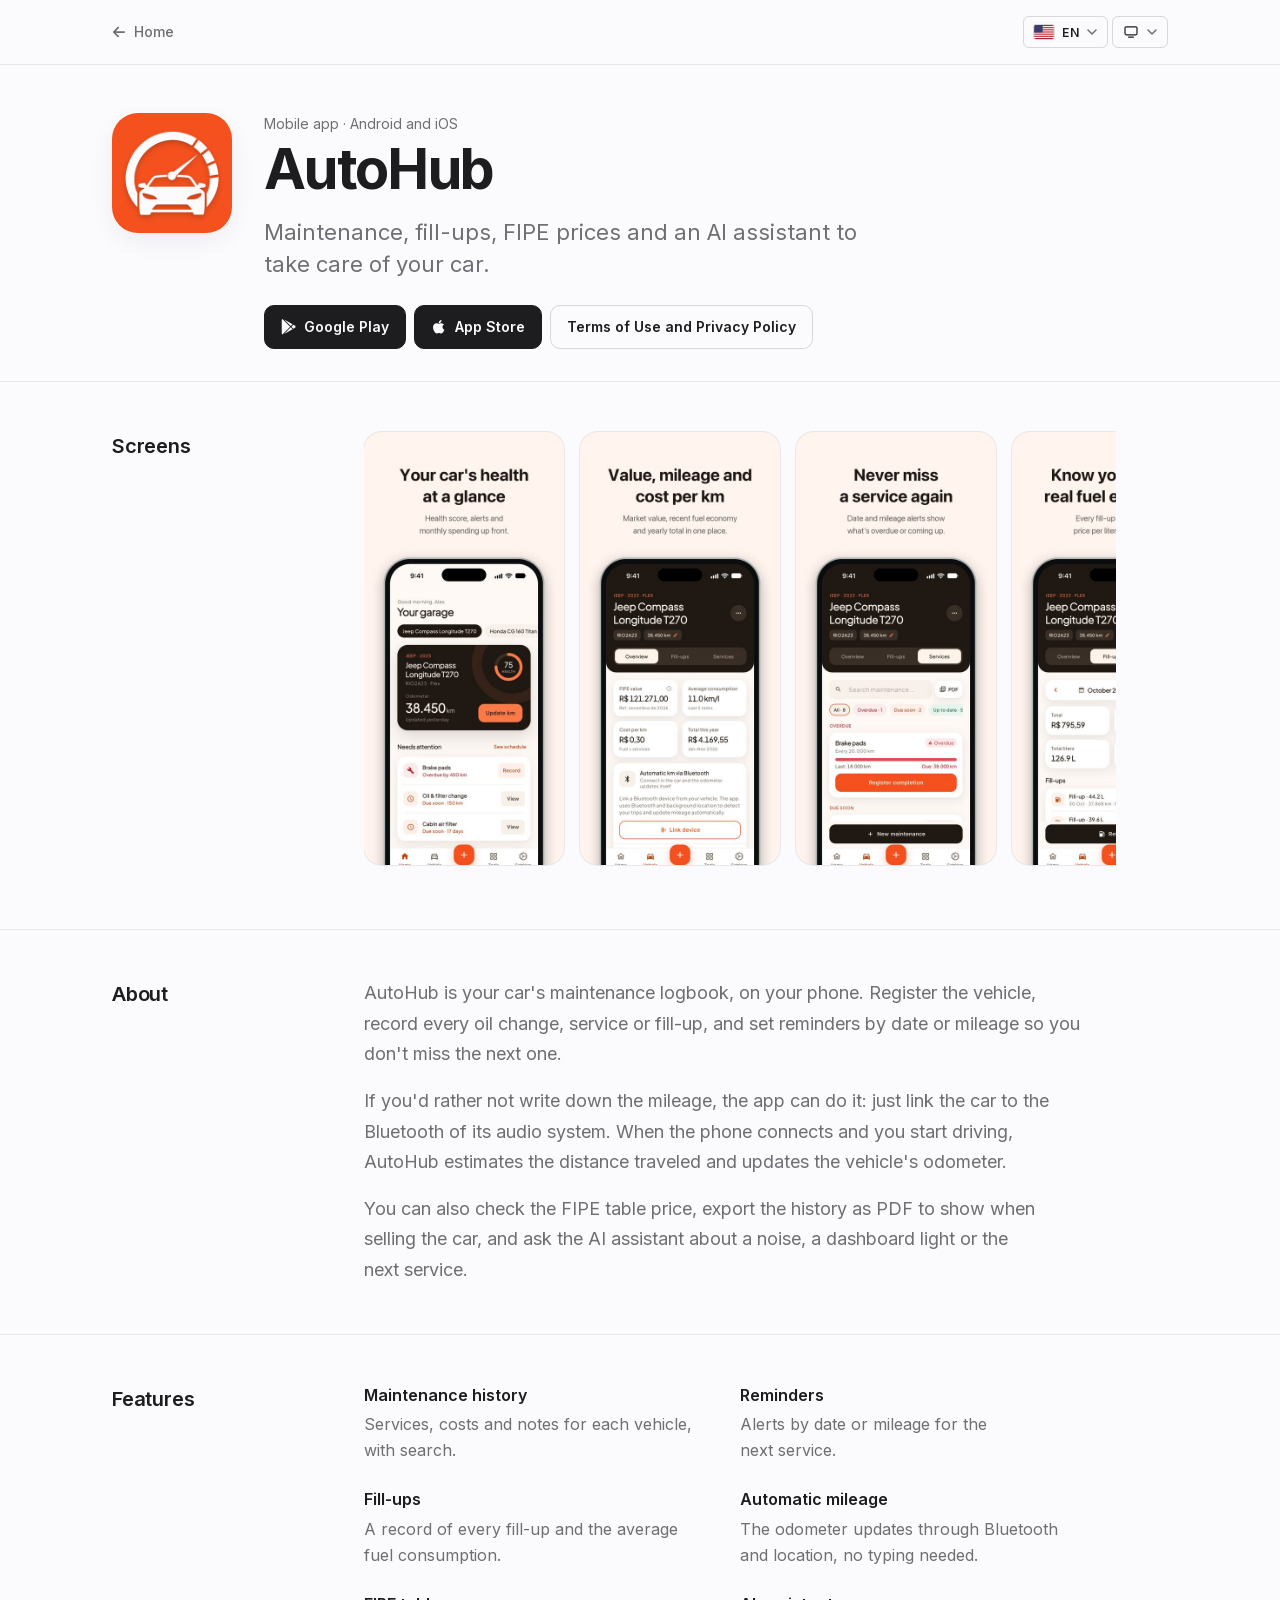
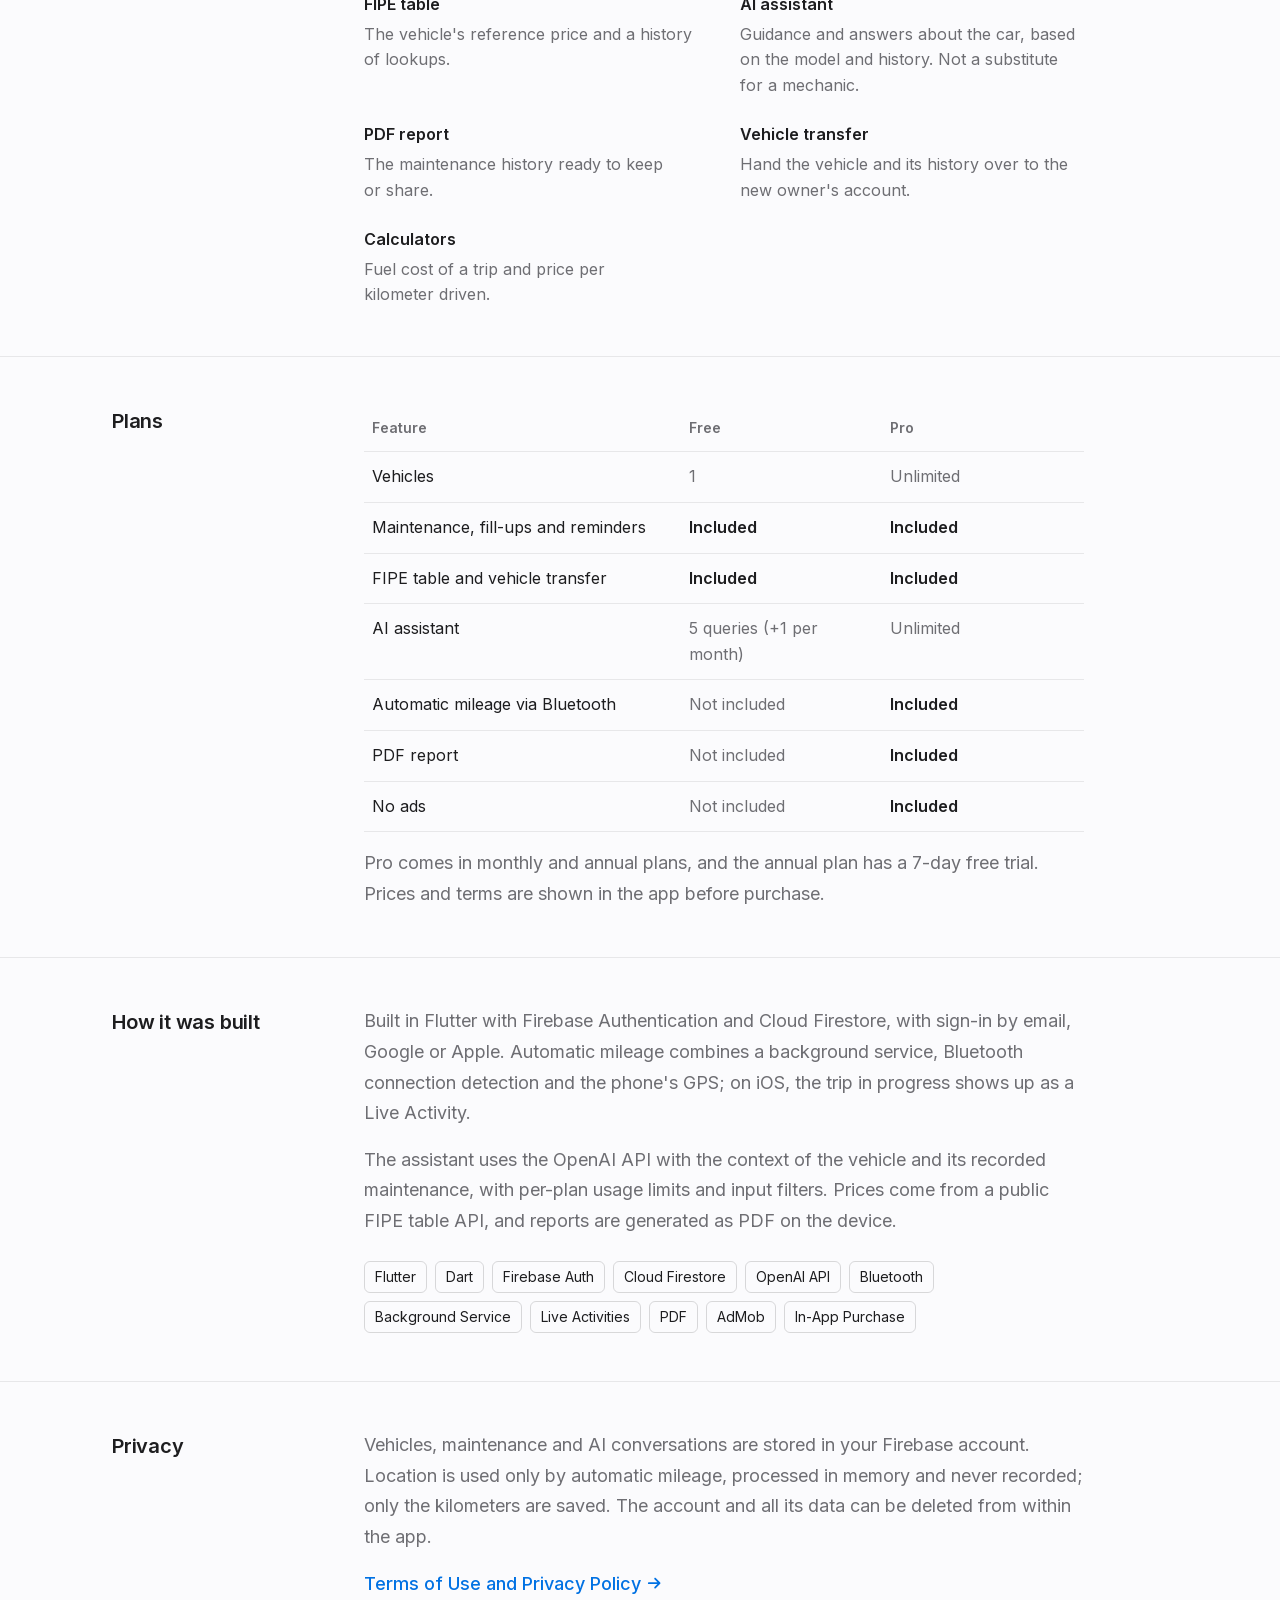
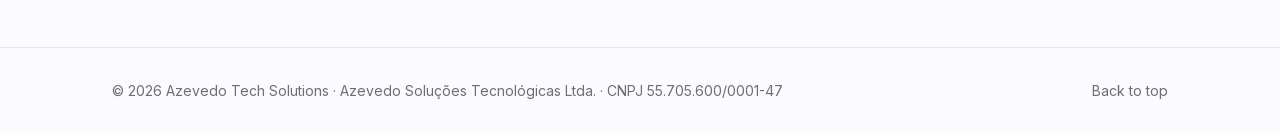
<file: projects/autohub/index.html>
<!DOCTYPE html>
<html lang="pt">

<head>
    <meta charset="UTF-8">
    <meta name="viewport" content="width=device-width, initial-scale=1.0">
    <meta name="author" content="Eduardo Azevedo">
    <title>AutoHub: app de gestão veicular, manutenção e tabela FIPE</title>
    <meta name="description" content="Controle manutenções e abastecimentos do carro, receba lembretes, consulte a tabela FIPE e tire dúvidas com um assistente de IA. Grátis para Android e iOS.">
    <meta name="robots" content="index, follow, max-image-preview:large">
    <meta name="theme-color" content="#fbfbfd" media="(prefers-color-scheme: light)">
    <meta name="theme-color" content="#0f0f11" media="(prefers-color-scheme: dark)">

    <link rel="alternate" hreflang="pt" href="https://azevedotech.dev/projects/autohub/?lang=pt">
    <link rel="alternate" hreflang="en" href="https://azevedotech.dev/projects/autohub/?lang=en">
    <link rel="alternate" hreflang="es" href="https://azevedotech.dev/projects/autohub/?lang=es">
    <link rel="alternate" hreflang="x-default" href="https://azevedotech.dev/projects/autohub/?lang=en">

    <meta property="og:type" content="website">
    <meta property="og:site_name" content="Azevedo Tech Solutions">
    <meta property="og:url" content="https://azevedotech.dev/projects/autohub/">
    <meta property="og:title" content="AutoHub: app de gestão veicular, manutenção e tabela FIPE">
    <meta property="og:description" content="Controle manutenções e abastecimentos do carro, receba lembretes, consulte a tabela FIPE e tire dúvidas com um assistente de IA. Grátis para Android e iOS.">
    <meta property="og:image" content="https://azevedotech.dev/images/og/autohub.png">
    <meta property="og:image:width" content="1200">
    <meta property="og:image:height" content="630">
    <meta property="og:image:alt" content="AutoHub | Azevedo Tech Solutions">
    <meta property="og:locale" content="pt_BR">
    <meta property="og:locale:alternate" content="en_US">
    <meta property="og:locale:alternate" content="es_ES">
    <meta name="twitter:card" content="summary_large_image">

    <script type="application/ld+json">
    {
        "@context": "https://schema.org",
        "@type": "SoftwareApplication",
        "name": "AutoHub",
        "url": "https://azevedotech.dev/projects/autohub/",
        "description": "Controle manutenções e abastecimentos do carro, receba lembretes, consulte a tabela FIPE e tire dúvidas com um assistente de IA. Grátis para Android e iOS.",
        "image": "https://azevedotech.dev/images/autohub.png",
        "operatingSystem": "Android, iOS",
        "applicationCategory": "UtilitiesApplication",
        "inLanguage": [
            "pt-BR",
            "en",
            "es"
        ],
        "offers": {
            "@type": "Offer",
            "price": "0",
            "priceCurrency": "BRL"
        },
        "author": {
            "@type": "Person",
            "@id": "https://azevedotech.dev/#eduardo",
            "name": "Eduardo Azevedo",
            "url": "https://azevedotech.dev/"
        },
        "publisher": {
            "@type": "Organization",
            "@id": "https://azevedotech.dev/#organization",
            "name": "Azevedo Tech Solutions",
            "url": "https://azevedotech.dev/"
        },
        "sameAs": [
            "https://play.google.com/store/apps/details?id=com.eduardoazevedo.autocarefy",
            "https://apps.apple.com/br/app/autohub-gest%C3%A3o-veicular/id6770298258"
        ]
    }
    </script>
    <link rel="icon" href="../../images/autohub.png" type="image/png">
    <link rel="apple-touch-icon" href="../../images/autohub.png" type="image/png">
    <script>
        // Aplica o tema salvo (ou ?theme=) antes da primeira pintura, para a página não piscar.
        (function () {
            try {
                var theme = new URLSearchParams(location.search).get('theme');
                if (theme !== 'light' && theme !== 'dark') theme = localStorage.getItem('theme');
                if (theme === 'light' || theme === 'dark') document.documentElement.dataset.theme = theme;
            } catch (e) { }
        })();
    </script>
    <link rel="stylesheet" href="../../css/styles.css?v=20261021a">
    <link rel="stylesheet" href="../../css/project.css?v=20261012e">
</head>

<body>
    <a class="skip-link" href="#content" data-i18n="ui_skip">Pular para o conteúdo</a>
    <header class="project-topbar">
        <div class="container project-topbar-inner">
            <a class="project-back" href="../../">
                <svg class="icon" viewBox="0 0 448 512" aria-hidden="true"><path d="M9.4 233.4c-12.5 12.5-12.5 32.8 0 45.3l160 160c12.5 12.5 32.8 12.5 45.3 0s12.5-32.8 0-45.3L109.2 288 416 288c17.7 0 32-14.3 32-32s-14.3-32-32-32l-306.7 0L214.6 118.6c12.5-12.5 12.5-32.8 0-45.3s-32.8-12.5-45.3 0l-160 160z"/></svg> <span data-i18n="ui_back">Início</span>
            </a>
            <div class="site-prefs">
                <div class="pref-menu" data-lang-menu></div>
                <div class="pref-menu" data-theme-menu></div>
            </div>
        </div>
    </header>

    <main id="content" tabindex="-1">
        <section class="project-header">
            <div class="container project-header-inner">
                <img class="project-header-icon" src="../../images/thumbs/autohub.png" width="120" height="120" fetchpriority="high" alt="AutoHub">
                <div>
                    <p class="project-kicker" data-i18n="kicker">App mobile · Android e iOS</p>
                    <h1 translate="no">AutoHub</h1>
                    <p class="project-lede" data-i18n="tagline">Manutenções, abastecimentos, tabela FIPE e um assistente de IA para cuidar do seu carro.</p>
                    <div class="project-actions">
                    <a class="button" href="https://play.google.com/store/apps/details?id=com.eduardoazevedo.autocarefy" target="_blank" rel="noopener">
                        <svg class="icon" viewBox="0 0 512 512" aria-hidden="true"><path d="M325.3 234.3L104.6 13l280.8 161.2-60.1 60.1zM47 0C34 6.8 25.3 19.2 25.3 35.3v441.3c0 16.1 8.7 28.5 21.7 35.3l256.6-256L47 0zm425.2 225.6l-58.9-34.1-65.7 64.5 65.7 64.5 60.1-34.1c18-14.3 18-46.5-1.2-60.8zM104.6 499l280.8-161.2-60.1-60.1L104.6 499z"/></svg> <span>Google Play</span>
                    </a>
                    <a class="button" href="https://apps.apple.com/br/app/autohub-gest%C3%A3o-veicular/id6770298258" target="_blank" rel="noopener">
                        <svg class="icon" viewBox="0 0 384 512" aria-hidden="true"><path d="M318.7 268.7c-.2-36.7 16.4-64.4 50-84.8-18.8-26.9-47.2-41.7-84.7-44.6-35.5-2.8-74.3 20.7-88.5 20.7-15 0-49.4-19.7-76.4-19.7C63.3 141.2 4 184.8 4 273.5q0 39.3 14.4 81.2c12.8 36.7 59 126.7 107.2 125.2 25.2-.6 43-17.9 75.8-17.9 31.8 0 48.3 17.9 76.4 17.9 48.6-.7 90.4-82.5 102.6-119.3-65.2-30.7-61.7-90-61.7-91.9zm-56.6-164.2c27.3-32.4 24.8-61.9 24-72.5-24.1 1.4-52 16.4-67.9 34.9-17.5 19.8-27.8 44.3-25.6 71.9 26.1 2 49.9-11.4 69.5-34.3z"/></svg> <span>App Store</span>
                    </a>
                    <a class="button button--ghost" href="termsAndPolicy/">
                        <span data-i18n="ui_terms">Termos de Uso e Política de Privacidade</span>
                    </a>
                    </div>
                </div>
            </div>
        </section>

        <section class="project-block">
            <div class="container project-block-inner">
                <h2 data-i18n="ui_screens">Telas</h2>
                <!-- Imagens de divulgação da App Store; a faixa rola na horizontal e aceita teclado (tabindex) -->
                <div class="project-block-body">
                    <ul class="screens" tabindex="0" aria-label="Capturas de tela do app" data-i18n-aria="ui_screens_label">
                        <li><img src="../../images/screens/autohub/pt/1.jpg" data-i18n-src="../../images/screens/autohub/{lang}/1.jpg" width="460" height="996" loading="lazy"
                                alt="Tela inicial com a saúde do veículo" data-i18n-alt="screen_0"></li>
                        <li><img src="../../images/screens/autohub/pt/2.jpg" data-i18n-src="../../images/screens/autohub/{lang}/2.jpg" width="460" height="996" loading="lazy"
                                alt="Informações do veículo" data-i18n-alt="screen_1"></li>
                        <li><img src="../../images/screens/autohub/pt/3.jpg" data-i18n-src="../../images/screens/autohub/{lang}/3.jpg" width="460" height="996" loading="lazy"
                                alt="Manutenções do veículo" data-i18n-alt="screen_2"></li>
                        <li><img src="../../images/screens/autohub/pt/4.jpg" data-i18n-src="../../images/screens/autohub/{lang}/4.jpg" width="460" height="996" loading="lazy"
                                alt="Histórico de abastecimentos e consumo" data-i18n-alt="screen_3"></li>
                        <li><img src="../../images/screens/autohub/pt/5.jpg" data-i18n-src="../../images/screens/autohub/{lang}/5.jpg" width="460" height="996" loading="lazy"
                                alt="Consulta à tabela FIPE" data-i18n-alt="screen_4"></li>
                        <li><img src="../../images/screens/autohub/pt/6.jpg" data-i18n-src="../../images/screens/autohub/{lang}/6.jpg" width="460" height="996" loading="lazy"
                                alt="Assistente de IA" data-i18n-alt="screen_5"></li>
                        <li><img src="../../images/screens/autohub/pt/7.jpg" data-i18n-src="../../images/screens/autohub/{lang}/7.jpg" width="460" height="996" loading="lazy"
                                alt="Ferramentas: assistente de IA, tabela FIPE e calculadoras" data-i18n-alt="screen_6"></li>
                    </ul>
                </div>
            </div>
        </section>

        <section class="project-block">
            <div class="container project-block-inner">
                <h2 data-i18n="ui_about">Sobre</h2>
                <div class="project-block-body">
                    <p data-i18n="about_0">O AutoHub é o caderno de manutenção do carro, só que no celular. Você cadastra o veículo, registra cada troca de óleo, revisão ou abastecimento e cria lembretes por data ou por quilometragem para não perder o próximo serviço.</p>
                    <p data-i18n="about_1">Quem não quer anotar a quilometragem pode deixar isso com o app: basta vincular o carro ao Bluetooth da central multimídia. Quando o celular conecta e você começa a rodar, o AutoHub estima a distância percorrida e atualiza o odômetro do veículo.</p>
                    <p data-i18n="about_2">Também dá para consultar o preço na tabela FIPE, exportar o histórico em PDF para mostrar na hora da venda e perguntar ao assistente de IA sobre um barulho, uma luz no painel ou a próxima revisão.</p>
                </div>
            </div>
        </section>

        <section class="project-block">
            <div class="container project-block-inner">
                <h2 data-i18n="ui_features">Recursos</h2>
                <div class="project-block-body">
                    <dl class="feature-list">
                        <div>
                            <dt data-i18n="feature_0_title">Histórico de manutenções</dt>
                            <dd data-i18n="feature_0_text">Serviços, valores e observações de cada veículo, com busca.</dd>
                        </div>
                        <div>
                            <dt data-i18n="feature_1_title">Lembretes</dt>
                            <dd data-i18n="feature_1_text">Avisos por data ou quilometragem para a próxima manutenção.</dd>
                        </div>
                        <div>
                            <dt data-i18n="feature_2_title">Abastecimentos</dt>
                            <dd data-i18n="feature_2_text">Registro de cada abastecimento e cálculo do consumo médio.</dd>
                        </div>
                        <div>
                            <dt data-i18n="feature_3_title">Quilometragem automática</dt>
                            <dd data-i18n="feature_3_text">O odômetro se atualiza via Bluetooth e localização, sem digitar nada.</dd>
                        </div>
                        <div>
                            <dt data-i18n="feature_4_title">Tabela FIPE</dt>
                            <dd data-i18n="feature_4_text">Preço de referência do veículo e histórico das consultas.</dd>
                        </div>
                        <div>
                            <dt data-i18n="feature_5_title">Assistente de IA</dt>
                            <dd data-i18n="feature_5_text">Orientações e dúvidas sobre o carro, com base no modelo e no histórico. Não substitui um mecânico.</dd>
                        </div>
                        <div>
                            <dt data-i18n="feature_6_title">Relatório em PDF</dt>
                            <dd data-i18n="feature_6_text">O histórico de manutenções pronto para guardar ou compartilhar.</dd>
                        </div>
                        <div>
                            <dt data-i18n="feature_7_title">Transferência de veículo</dt>
                            <dd data-i18n="feature_7_text">Passe o veículo e o histórico para a conta do novo dono.</dd>
                        </div>
                        <div>
                            <dt data-i18n="feature_8_title">Calculadoras</dt>
                            <dd data-i18n="feature_8_text">Custo de combustível de uma viagem e preço por quilômetro rodado.</dd>
                        </div>
                    </dl>
                </div>
            </div>
        </section>

        <section class="project-block">
            <div class="container project-block-inner">
                <h2 data-i18n="ui_plans">Planos</h2>
                <div class="project-block-body">
                    <table class="plans-table">
                        <thead>
                            <tr>
                                <th scope="col" data-i18n="ui_plan_feature">Recurso</th>
                                <th scope="col" data-i18n="ui_plan_free">Grátis</th>
                                <th scope="col" data-i18n="ui_plan_pro">Pro</th>
                            </tr>
                        </thead>
                        <tbody>
                        <tr>
                            <th scope="row" data-i18n="plan_0">Veículos</th>
                            <td data-i18n="plan_0_1">1</td>
                            <td data-i18n="plan_0_2">Ilimitados</td>
                        </tr>
                        <tr>
                            <th scope="row" data-i18n="plan_1">Manutenções, abastecimentos e lembretes</th>
                            <td class="yes" data-i18n="ui_yes">Incluído</td>
                            <td class="yes" data-i18n="ui_yes">Incluído</td>
                        </tr>
                        <tr>
                            <th scope="row" data-i18n="plan_2">Tabela FIPE e transferência de veículo</th>
                            <td class="yes" data-i18n="ui_yes">Incluído</td>
                            <td class="yes" data-i18n="ui_yes">Incluído</td>
                        </tr>
                        <tr>
                            <th scope="row" data-i18n="plan_3">Assistente de IA</th>
                            <td data-i18n="plan_3_1">5 consultas (+1 por mês)</td>
                            <td data-i18n="plan_3_2">Ilimitado</td>
                        </tr>
                        <tr>
                            <th scope="row" data-i18n="plan_4">Quilometragem automática via Bluetooth</th>
                            <td data-i18n="ui_no">Não incluído</td>
                            <td class="yes" data-i18n="ui_yes">Incluído</td>
                        </tr>
                        <tr>
                            <th scope="row" data-i18n="plan_5">Relatório em PDF</th>
                            <td data-i18n="ui_no">Não incluído</td>
                            <td class="yes" data-i18n="ui_yes">Incluído</td>
                        </tr>
                        <tr>
                            <th scope="row" data-i18n="plan_6">Sem anúncios</th>
                            <td data-i18n="ui_no">Não incluído</td>
                            <td class="yes" data-i18n="ui_yes">Incluído</td>
                        </tr>
                        </tbody>
                    </table>
                    <p class="plans-note" data-i18n="plans_note">O Pro tem plano mensal e anual, e o anual tem 7 dias grátis. Preços e condições aparecem no app antes da compra.</p>
                </div>
            </div>
        </section>

        <section class="project-block">
            <div class="container project-block-inner">
                <h2 data-i18n="ui_build">Como foi feito</h2>
                <div class="project-block-body">
                    <p data-i18n="build_0">Feito em Flutter com Firebase Authentication e Cloud Firestore, com login por e-mail, Google ou Apple. A quilometragem automática combina um serviço em segundo plano, a detecção da conexão Bluetooth e o GPS do aparelho; no iOS, o trajeto em andamento aparece em uma Live Activity.</p>
                    <p data-i18n="build_1">O assistente usa a API da OpenAI com o contexto do veículo e das manutenções registradas, com limite de uso por plano e filtros na entrada. Os preços vêm de uma API pública da tabela FIPE, e os relatórios são gerados em PDF no próprio aparelho.</p>
                    <ul class="stack-list">
                        <li>Flutter</li>
                        <li>Dart</li>
                        <li>Firebase Auth</li>
                        <li>Cloud Firestore</li>
                        <li>OpenAI API</li>
                        <li>Bluetooth</li>
                        <li>Background Service</li>
                        <li>Live Activities</li>
                        <li>PDF</li>
                        <li>AdMob</li>
                        <li>In-App Purchase</li>
                    </ul>
                </div>
            </div>
        </section>

        <section class="project-block">
            <div class="container project-block-inner">
                <h2 data-i18n="ui_privacy">Privacidade</h2>
                <div class="project-block-body">
                    <p data-i18n="privacy">Veículos, manutenções e conversas com a IA ficam na sua conta no Firebase. A localização só é usada pela quilometragem automática, processada em memória e nunca gravada; apenas os quilômetros são salvos. A conta e todos os dados podem ser excluídos pelo próprio app.</p>
                    <p><a class="text-link" href="termsAndPolicy/"><span data-i18n="ui_terms">Termos de Uso e Política de Privacidade</span><svg class="icon" viewBox="0 0 448 512" aria-hidden="true"><path d="M438.6 278.6c12.5-12.5 12.5-32.8 0-45.3l-160-160c-12.5-12.5-32.8-12.5-45.3 0s-12.5 32.8 0 45.3L338.8 224 32 224c-17.7 0-32 14.3-32 32s14.3 32 32 32l306.7 0L233.4 393.4c-12.5 12.5-12.5 32.8 0 45.3s32.8 12.5 45.3 0l160-160z"/></svg></a></p>
                </div>
            </div>
        </section>
    </main>

    <footer class="site-footer">
        <div class="container site-footer-inner">
            <p>&copy; <span id="current-year">2026</span> <span translate="no">Azevedo Tech Solutions</span><span class="footer-sep"> · </span><span
                    class="footer-cnpj" translate="no">Azevedo Soluções Tecnológicas Ltda.</span><span class="footer-sep"> · </span><span
                    class="footer-cnpj">CNPJ 55.705.600/0001-47</span></p>
            <a href="#top" data-i18n="back_to_top" data-scroll-top>Voltar ao topo</a>
        </div>
    </footer>

    <script>
        window.PROJECT_I18N = {
            "pt": {
                "meta_title": "AutoHub: app de gestão veicular, manutenção e tabela FIPE",
                "ui_screens": "Telas",
                "ui_screens_label": "Capturas de tela do app",
                "screen_0": "Tela inicial com a saúde do veículo",
                "screen_1": "Informações do veículo",
                "screen_2": "Manutenções do veículo",
                "screen_3": "Histórico de abastecimentos e consumo",
                "screen_4": "Consulta à tabela FIPE",
                "screen_5": "Assistente de IA",
                "screen_6": "Ferramentas: assistente de IA, tabela FIPE e calculadoras",
                "meta_description": "Controle manutenções e abastecimentos do carro, receba lembretes, consulte a tabela FIPE e tire dúvidas com um assistente de IA. Grátis para Android e iOS.",
                "ui_skip": "Pular para o conteúdo",
                "ui_no": "Não incluído",
                "ui_terms": "Termos de Uso e Política de Privacidade",
                "about_0": "O AutoHub é o caderno de manutenção do carro, só que no celular. Você cadastra o veículo, registra cada troca de óleo, revisão ou abastecimento e cria lembretes por data ou por quilometragem para não perder o próximo serviço.",
                "about_1": "Quem não quer anotar a quilometragem pode deixar isso com o app: basta vincular o carro ao Bluetooth da central multimídia. Quando o celular conecta e você começa a rodar, o AutoHub estima a distância percorrida e atualiza o odômetro do veículo.",
                "about_2": "Também dá para consultar o preço na tabela FIPE, exportar o histórico em PDF para mostrar na hora da venda e perguntar ao assistente de IA sobre um barulho, uma luz no painel ou a próxima revisão.",
                "feature_0_title": "Histórico de manutenções",
                "feature_0_text": "Serviços, valores e observações de cada veículo, com busca.",
                "feature_1_title": "Lembretes",
                "feature_1_text": "Avisos por data ou quilometragem para a próxima manutenção.",
                "feature_2_title": "Abastecimentos",
                "feature_2_text": "Registro de cada abastecimento e cálculo do consumo médio.",
                "feature_3_title": "Quilometragem automática",
                "feature_3_text": "O odômetro se atualiza via Bluetooth e localização, sem digitar nada.",
                "feature_4_title": "Tabela FIPE",
                "feature_4_text": "Preço de referência do veículo e histórico das consultas.",
                "feature_5_title": "Assistente de IA",
                "feature_5_text": "Orientações e dúvidas sobre o carro, com base no modelo e no histórico. Não substitui um mecânico.",
                "feature_6_title": "Relatório em PDF",
                "feature_6_text": "O histórico de manutenções pronto para guardar ou compartilhar.",
                "feature_7_title": "Transferência de veículo",
                "feature_7_text": "Passe o veículo e o histórico para a conta do novo dono.",
                "feature_8_title": "Calculadoras",
                "feature_8_text": "Custo de combustível de uma viagem e preço por quilômetro rodado.",
                "plan_0": "Veículos",
                "plan_0_1": "1",
                "plan_0_2": "Ilimitados",
                "plan_1": "Manutenções, abastecimentos e lembretes",
                "ui_yes": "Incluído",
                "plan_2": "Tabela FIPE e transferência de veículo",
                "plan_3": "Assistente de IA",
                "plan_3_1": "5 consultas (+1 por mês)",
                "plan_3_2": "Ilimitado",
                "plan_4": "Quilometragem automática via Bluetooth",
                "plan_5": "Relatório em PDF",
                "plan_6": "Sem anúncios",
                "ui_plans": "Planos",
                "ui_plan_feature": "Recurso",
                "ui_plan_free": "Grátis",
                "ui_plan_pro": "Pro",
                "plans_note": "O Pro tem plano mensal e anual, e o anual tem 7 dias grátis. Preços e condições aparecem no app antes da compra.",
                "build_0": "Feito em Flutter com Firebase Authentication e Cloud Firestore, com login por e-mail, Google ou Apple. A quilometragem automática combina um serviço em segundo plano, a detecção da conexão Bluetooth e o GPS do aparelho; no iOS, o trajeto em andamento aparece em uma Live Activity.",
                "build_1": "O assistente usa a API da OpenAI com o contexto do veículo e das manutenções registradas, com limite de uso por plano e filtros na entrada. Os preços vêm de uma API pública da tabela FIPE, e os relatórios são gerados em PDF no próprio aparelho.",
                "ui_back": "Início",
                "kicker": "App mobile · Android e iOS",
                "tagline": "Manutenções, abastecimentos, tabela FIPE e um assistente de IA para cuidar do seu carro.",
                "ui_about": "Sobre",
                "ui_features": "Recursos",
                "ui_build": "Como foi feito",
                "ui_privacy": "Privacidade",
                "privacy": "Veículos, manutenções e conversas com a IA ficam na sua conta no Firebase. A localização só é usada pela quilometragem automática, processada em memória e nunca gravada; apenas os quilômetros são salvos. A conta e todos os dados podem ser excluídos pelo próprio app.",
                "back_to_top": "Voltar ao topo"
            },
            "en": {
                "meta_title": "AutoHub: car maintenance tracker and fuel log app",
                "ui_screens": "Screens",
                "ui_screens_label": "App screenshots",
                "screen_0": "Home screen with your vehicle's health",
                "screen_1": "Vehicle details",
                "screen_2": "Vehicle maintenance",
                "screen_3": "Fuel log and consumption",
                "screen_4": "FIPE price lookup",
                "screen_5": "AI assistant",
                "screen_6": "Tools: AI assistant, FIPE prices and calculators",
                "meta_description": "Track your car's maintenance and fill-ups, get reminders, check FIPE prices and ask an AI assistant. Free for Android and iOS.",
                "ui_skip": "Skip to content",
                "ui_no": "Not included",
                "ui_terms": "Terms of Use and Privacy Policy",
                "about_0": "AutoHub is your car's maintenance logbook, on your phone. Register the vehicle, record every oil change, service or fill-up, and set reminders by date or mileage so you don't miss the next one.",
                "about_1": "If you'd rather not write down the mileage, the app can do it: just link the car to the Bluetooth of its audio system. When the phone connects and you start driving, AutoHub estimates the distance traveled and updates the vehicle's odometer.",
                "about_2": "You can also check the FIPE table price, export the history as PDF to show when selling the car, and ask the AI assistant about a noise, a dashboard light or the next service.",
                "feature_0_title": "Maintenance history",
                "feature_0_text": "Services, costs and notes for each vehicle, with search.",
                "feature_1_title": "Reminders",
                "feature_1_text": "Alerts by date or mileage for the next service.",
                "feature_2_title": "Fill-ups",
                "feature_2_text": "A record of every fill-up and the average fuel consumption.",
                "feature_3_title": "Automatic mileage",
                "feature_3_text": "The odometer updates through Bluetooth and location, no typing needed.",
                "feature_4_title": "FIPE table",
                "feature_4_text": "The vehicle's reference price and a history of lookups.",
                "feature_5_title": "AI assistant",
                "feature_5_text": "Guidance and answers about the car, based on the model and history. Not a substitute for a mechanic.",
                "feature_6_title": "PDF report",
                "feature_6_text": "The maintenance history ready to keep or share.",
                "feature_7_title": "Vehicle transfer",
                "feature_7_text": "Hand the vehicle and its history over to the new owner's account.",
                "feature_8_title": "Calculators",
                "feature_8_text": "Fuel cost of a trip and price per kilometer driven.",
                "plan_0": "Vehicles",
                "plan_0_1": "1",
                "plan_0_2": "Unlimited",
                "plan_1": "Maintenance, fill-ups and reminders",
                "ui_yes": "Included",
                "plan_2": "FIPE table and vehicle transfer",
                "plan_3": "AI assistant",
                "plan_3_1": "5 queries (+1 per month)",
                "plan_3_2": "Unlimited",
                "plan_4": "Automatic mileage via Bluetooth",
                "plan_5": "PDF report",
                "plan_6": "No ads",
                "ui_plans": "Plans",
                "ui_plan_feature": "Feature",
                "ui_plan_free": "Free",
                "ui_plan_pro": "Pro",
                "plans_note": "Pro comes in monthly and annual plans, and the annual plan has a 7-day free trial. Prices and terms are shown in the app before purchase.",
                "build_0": "Built in Flutter with Firebase Authentication and Cloud Firestore, with sign-in by email, Google or Apple. Automatic mileage combines a background service, Bluetooth connection detection and the phone's GPS; on iOS, the trip in progress shows up as a Live Activity.",
                "build_1": "The assistant uses the OpenAI API with the context of the vehicle and its recorded maintenance, with per-plan usage limits and input filters. Prices come from a public FIPE table API, and reports are generated as PDF on the device.",
                "ui_back": "Home",
                "kicker": "Mobile app · Android and iOS",
                "tagline": "Maintenance, fill-ups, FIPE prices and an AI assistant to take care of your car.",
                "ui_about": "About",
                "ui_features": "Features",
                "ui_build": "How it was built",
                "ui_privacy": "Privacy",
                "privacy": "Vehicles, maintenance and AI conversations are stored in your Firebase account. Location is used only by automatic mileage, processed in memory and never recorded; only the kilometers are saved. The account and all its data can be deleted from within the app.",
                "back_to_top": "Back to top"
            },
            "es": {
                "meta_title": "AutoHub: app de gestión vehicular, mantenimiento y tabla FIPE",
                "ui_screens": "Pantallas",
                "ui_screens_label": "Capturas de pantalla de la app",
                "screen_0": "Pantalla de inicio con la salud del vehículo",
                "screen_1": "Información del vehículo",
                "screen_2": "Mantenimientos del vehículo",
                "screen_3": "Historial de cargas y consumo",
                "screen_4": "Consulta de la tabla FIPE",
                "screen_5": "Asistente de IA",
                "screen_6": "Herramientas: asistente de IA, tabla FIPE y calculadoras",
                "meta_description": "Controla los mantenimientos y las cargas de combustible de tu auto, recibe recordatorios, consulta la tabla FIPE y resuelve dudas con IA. Gratis para Android e iOS.",
                "ui_skip": "Saltar al contenido",
                "ui_no": "No incluido",
                "ui_terms": "Términos de Uso y Política de Privacidad",
                "about_0": "AutoHub es la libreta de mantenimiento del auto, pero en el celular. Registras el vehículo, anotas cada cambio de aceite, revisión o carga de combustible y creas recordatorios por fecha o kilometraje para no perder el próximo servicio.",
                "about_1": "Si no quieres anotar el kilometraje, la app lo hace por ti: solo vincula el auto al Bluetooth del equipo de audio. Cuando el celular se conecta y empiezas a circular, AutoHub estima la distancia recorrida y actualiza el odómetro del vehículo.",
                "about_2": "También puedes consultar el precio en la tabla FIPE, exportar el historial en PDF para mostrarlo al vender el auto y preguntar al asistente de IA sobre un ruido, una luz en el tablero o el próximo servicio.",
                "feature_0_title": "Historial de mantenimientos",
                "feature_0_text": "Servicios, costos y notas de cada vehículo, con búsqueda.",
                "feature_1_title": "Recordatorios",
                "feature_1_text": "Avisos por fecha o kilometraje para el próximo mantenimiento.",
                "feature_2_title": "Cargas de combustible",
                "feature_2_text": "Registro de cada carga y cálculo del consumo medio.",
                "feature_3_title": "Kilometraje automático",
                "feature_3_text": "El odómetro se actualiza por Bluetooth y ubicación, sin escribir nada.",
                "feature_4_title": "Tabla FIPE",
                "feature_4_text": "Precio de referencia del vehículo e historial de consultas.",
                "feature_5_title": "Asistente de IA",
                "feature_5_text": "Orientación y dudas sobre el auto, según el modelo y el historial. No reemplaza a un mecánico.",
                "feature_6_title": "Informe en PDF",
                "feature_6_text": "El historial de mantenimientos listo para guardar o compartir.",
                "feature_7_title": "Transferencia de vehículo",
                "feature_7_text": "Pasa el vehículo y su historial a la cuenta del nuevo dueño.",
                "feature_8_title": "Calculadoras",
                "feature_8_text": "Costo de combustible de un viaje y precio por kilómetro recorrido.",
                "plan_0": "Vehículos",
                "plan_0_1": "1",
                "plan_0_2": "Ilimitados",
                "plan_1": "Mantenimientos, cargas y recordatorios",
                "ui_yes": "Incluido",
                "plan_2": "Tabla FIPE y transferencia de vehículo",
                "plan_3": "Asistente de IA",
                "plan_3_1": "5 consultas (+1 por mes)",
                "plan_3_2": "Ilimitado",
                "plan_4": "Kilometraje automático por Bluetooth",
                "plan_5": "Informe en PDF",
                "plan_6": "Sin anuncios",
                "ui_plans": "Planes",
                "ui_plan_feature": "Función",
                "ui_plan_free": "Gratis",
                "ui_plan_pro": "Pro",
                "plans_note": "Pro tiene plan mensual y anual, y el anual tiene 7 días gratis. Los precios y las condiciones aparecen en la app antes de la compra.",
                "build_0": "Hecho en Flutter con Firebase Authentication y Cloud Firestore, con inicio de sesión por correo, Google o Apple. El kilometraje automático combina un servicio en segundo plano, la detección de la conexión Bluetooth y el GPS del dispositivo; en iOS, el trayecto en curso aparece en una Live Activity.",
                "build_1": "El asistente usa la API de OpenAI con el contexto del vehículo y de los mantenimientos registrados, con límite de uso por plan y filtros de entrada. Los precios vienen de una API pública de la tabla FIPE y los informes se generan en PDF en el propio dispositivo.",
                "ui_back": "Inicio",
                "kicker": "App móvil · Android y iOS",
                "tagline": "Mantenimientos, cargas de combustible, tabla FIPE y un asistente de IA para cuidar tu auto.",
                "ui_about": "Acerca de",
                "ui_features": "Funciones",
                "ui_build": "Cómo se hizo",
                "ui_privacy": "Privacidad",
                "privacy": "Los vehículos, mantenimientos y conversaciones con la IA se guardan en tu cuenta de Firebase. La ubicación solo la usa el kilometraje automático, se procesa en memoria y nunca se graba; solo se guardan los kilómetros. La cuenta y todos sus datos se pueden eliminar desde la propia app.",
                "back_to_top": "Volver arriba"
            }
        };
    </script>
    <script src="../../js/preferences.js?v=20261019a"></script>
    <script src="../../js/project.js?v=20261012b"></script>
</body>

</html>
</file>
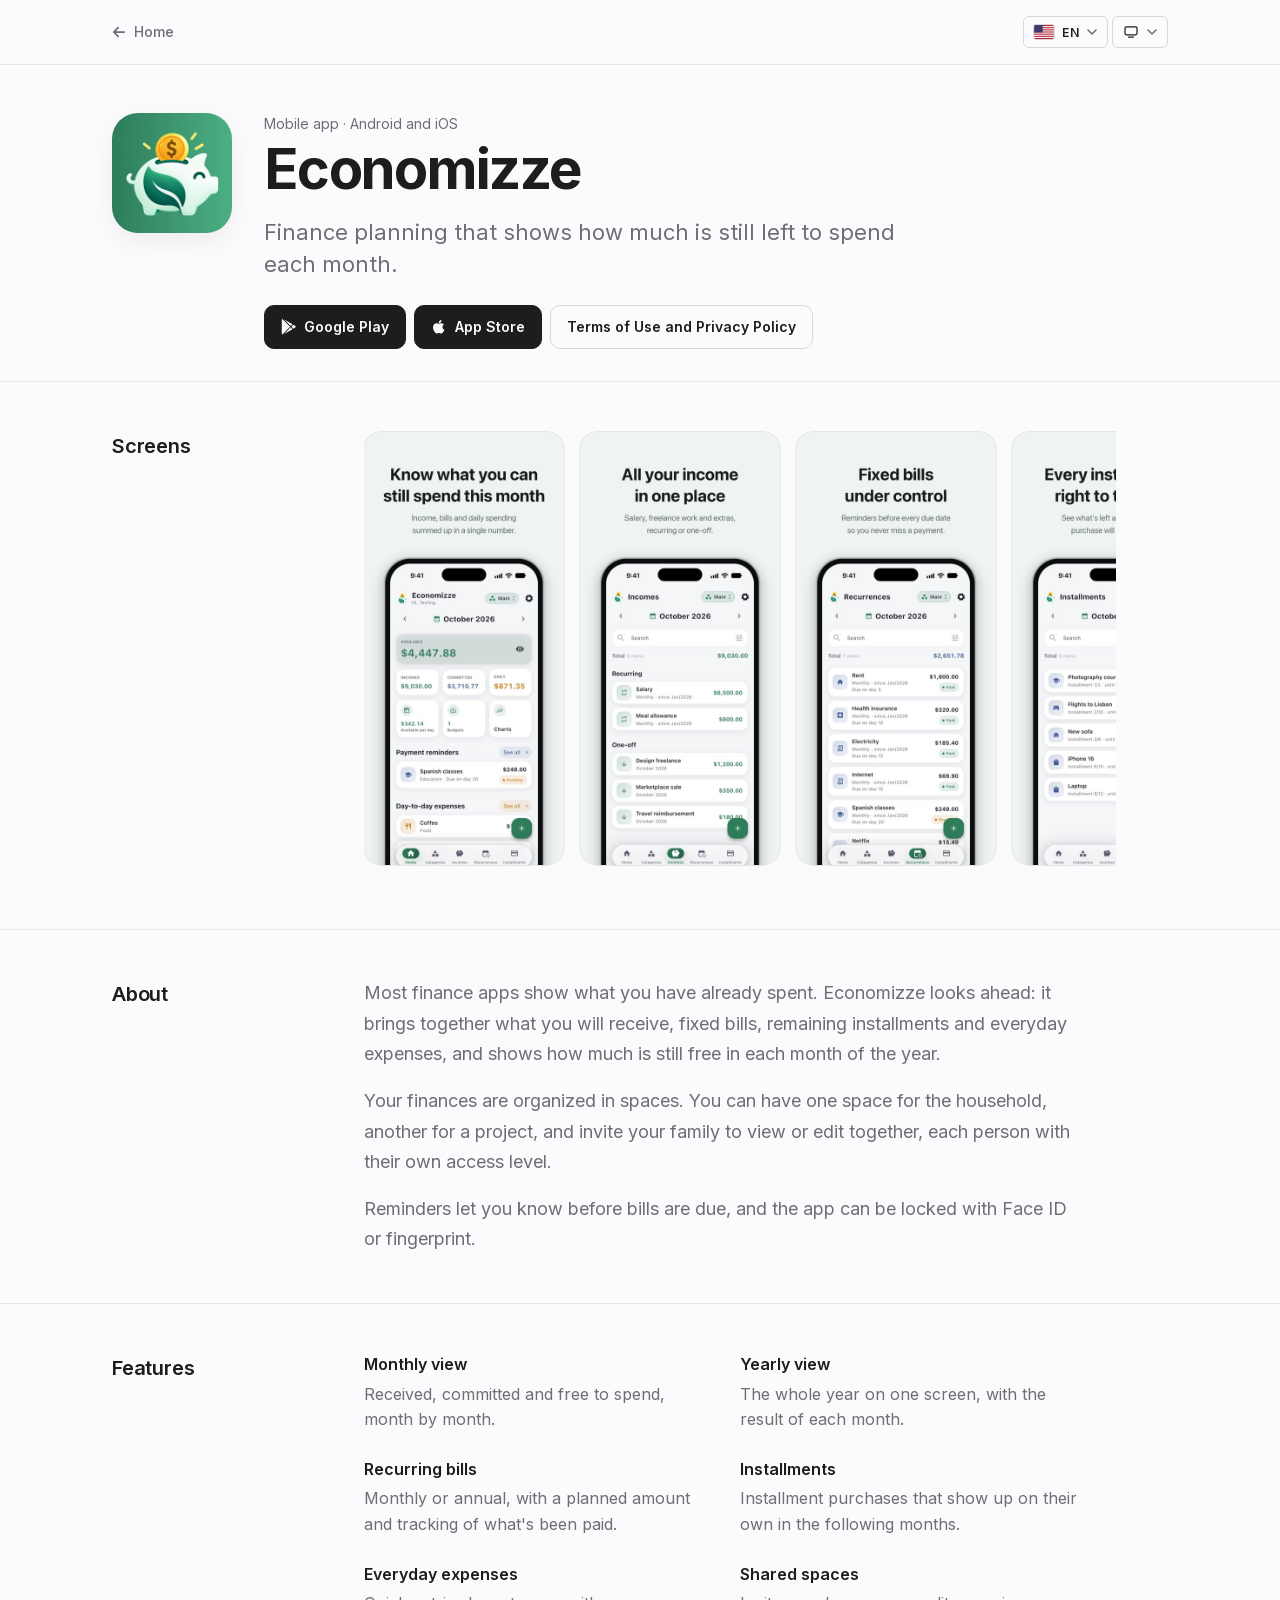
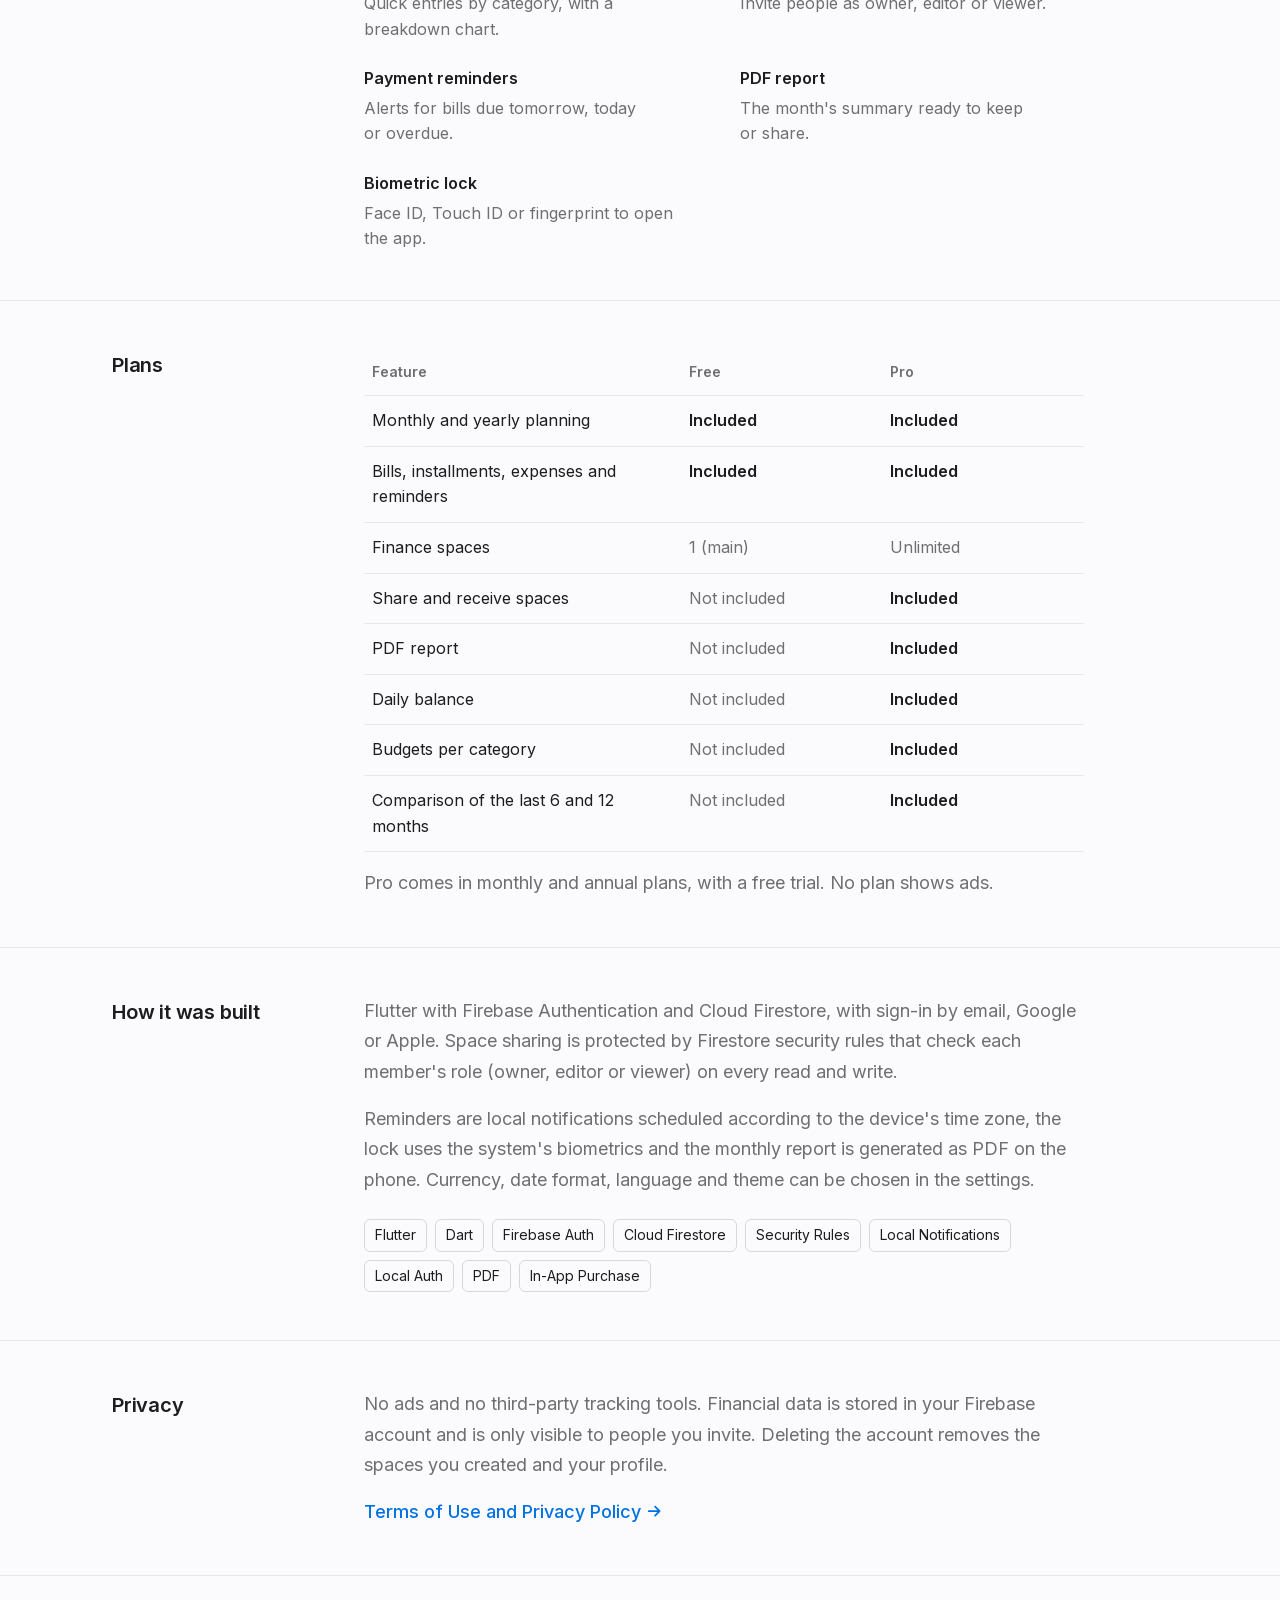
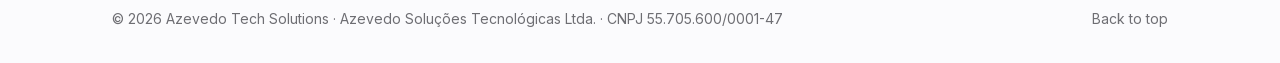
<file: projects/economizze/index.html>
<!DOCTYPE html>
<html lang="pt">

<head>
    <meta charset="UTF-8">
    <meta name="viewport" content="width=device-width, initial-scale=1.0">
    <meta name="author" content="Eduardo Azevedo">
    <title>Economizze: app de planejamento financeiro e controle de gastos</title>
    <meta name="description" content="Planeje o mês com o Economizze: veja quanto vai receber, o que já está comprometido com contas e parcelas e quanto sobra para gastar. Divida as finanças com a família.">
    <meta name="robots" content="index, follow, max-image-preview:large">
    <meta name="theme-color" content="#fbfbfd" media="(prefers-color-scheme: light)">
    <meta name="theme-color" content="#0f0f11" media="(prefers-color-scheme: dark)">

    <link rel="alternate" hreflang="pt" href="https://azevedotech.dev/projects/economizze/?lang=pt">
    <link rel="alternate" hreflang="en" href="https://azevedotech.dev/projects/economizze/?lang=en">
    <link rel="alternate" hreflang="es" href="https://azevedotech.dev/projects/economizze/?lang=es">
    <link rel="alternate" hreflang="x-default" href="https://azevedotech.dev/projects/economizze/?lang=en">

    <meta property="og:type" content="website">
    <meta property="og:site_name" content="Azevedo Tech Solutions">
    <meta property="og:url" content="https://azevedotech.dev/projects/economizze/">
    <meta property="og:title" content="Economizze: app de planejamento financeiro e controle de gastos">
    <meta property="og:description" content="Planeje o mês com o Economizze: veja quanto vai receber, o que já está comprometido com contas e parcelas e quanto sobra para gastar. Divida as finanças com a família.">
    <meta property="og:image" content="https://azevedotech.dev/images/og/economizze.png">
    <meta property="og:image:width" content="1200">
    <meta property="og:image:height" content="630">
    <meta property="og:image:alt" content="Economizze | Azevedo Tech Solutions">
    <meta property="og:locale" content="pt_BR">
    <meta property="og:locale:alternate" content="en_US">
    <meta property="og:locale:alternate" content="es_ES">
    <meta name="twitter:card" content="summary_large_image">

    <script type="application/ld+json">
    {
        "@context": "https://schema.org",
        "@type": "SoftwareApplication",
        "name": "Economizze",
        "url": "https://azevedotech.dev/projects/economizze/",
        "description": "Planeje o mês com o Economizze: veja quanto vai receber, o que já está comprometido com contas e parcelas e quanto sobra para gastar. Divida as finanças com a família.",
        "image": "https://azevedotech.dev/images/economizze.png",
        "operatingSystem": "Android, iOS",
        "applicationCategory": "FinanceApplication",
        "inLanguage": [
            "pt-BR",
            "en",
            "es"
        ],
        "offers": {
            "@type": "Offer",
            "price": "0",
            "priceCurrency": "BRL"
        },
        "author": {
            "@type": "Person",
            "@id": "https://azevedotech.dev/#eduardo",
            "name": "Eduardo Azevedo",
            "url": "https://azevedotech.dev/"
        },
        "publisher": {
            "@type": "Organization",
            "@id": "https://azevedotech.dev/#organization",
            "name": "Azevedo Tech Solutions",
            "url": "https://azevedotech.dev/"
        },
        "sameAs": [
            "https://play.google.com/store/apps/details?id=dev.azevedotech.economizze",
            "https://apps.apple.com/br/app/economizze-finan%C3%A7as-pessoais/id6811686514"
        ]
    }
    </script>
    <link rel="icon" href="../../images/economizze.png" type="image/png">
    <link rel="apple-touch-icon" href="../../images/economizze.png" type="image/png">
    <script>
        // Aplica o tema salvo (ou ?theme=) antes da primeira pintura, para a página não piscar.
        (function () {
            try {
                var theme = new URLSearchParams(location.search).get('theme');
                if (theme !== 'light' && theme !== 'dark') theme = localStorage.getItem('theme');
                if (theme === 'light' || theme === 'dark') document.documentElement.dataset.theme = theme;
            } catch (e) { }
        })();
    </script>
    <link rel="stylesheet" href="../../css/styles.css?v=20261021a">
    <link rel="stylesheet" href="../../css/project.css?v=20261012e">
</head>

<body>
    <a class="skip-link" href="#content" data-i18n="ui_skip">Pular para o conteúdo</a>
    <header class="project-topbar">
        <div class="container project-topbar-inner">
            <a class="project-back" href="../../">
                <svg class="icon" viewBox="0 0 448 512" aria-hidden="true"><path d="M9.4 233.4c-12.5 12.5-12.5 32.8 0 45.3l160 160c12.5 12.5 32.8 12.5 45.3 0s12.5-32.8 0-45.3L109.2 288 416 288c17.7 0 32-14.3 32-32s-14.3-32-32-32l-306.7 0L214.6 118.6c12.5-12.5 12.5-32.8 0-45.3s-32.8-12.5-45.3 0l-160 160z"/></svg> <span data-i18n="ui_back">Início</span>
            </a>
            <div class="site-prefs">
                <div class="pref-menu" data-lang-menu></div>
                <div class="pref-menu" data-theme-menu></div>
            </div>
        </div>
    </header>

    <main id="content" tabindex="-1">
        <section class="project-header">
            <div class="container project-header-inner">
                <img class="project-header-icon" src="../../images/thumbs/economizze.png" width="120" height="120" fetchpriority="high" alt="Economizze">
                <div>
                    <p class="project-kicker" data-i18n="kicker">App mobile · Android e iOS</p>
                    <h1 translate="no">Economizze</h1>
                    <p class="project-lede" data-i18n="tagline">Planejamento financeiro que mostra quanto ainda sobra para gastar em cada mês.</p>
                    <div class="project-actions">
                    <a class="button" href="https://play.google.com/store/apps/details?id=dev.azevedotech.economizze" target="_blank" rel="noopener">
                        <svg class="icon" viewBox="0 0 512 512" aria-hidden="true"><path d="M325.3 234.3L104.6 13l280.8 161.2-60.1 60.1zM47 0C34 6.8 25.3 19.2 25.3 35.3v441.3c0 16.1 8.7 28.5 21.7 35.3l256.6-256L47 0zm425.2 225.6l-58.9-34.1-65.7 64.5 65.7 64.5 60.1-34.1c18-14.3 18-46.5-1.2-60.8zM104.6 499l280.8-161.2-60.1-60.1L104.6 499z"/></svg> <span>Google Play</span>
                    </a>
                    <a class="button" href="https://apps.apple.com/br/app/economizze-finan%C3%A7as-pessoais/id6811686514" target="_blank" rel="noopener">
                        <svg class="icon" viewBox="0 0 384 512" aria-hidden="true"><path d="M318.7 268.7c-.2-36.7 16.4-64.4 50-84.8-18.8-26.9-47.2-41.7-84.7-44.6-35.5-2.8-74.3 20.7-88.5 20.7-15 0-49.4-19.7-76.4-19.7C63.3 141.2 4 184.8 4 273.5q0 39.3 14.4 81.2c12.8 36.7 59 126.7 107.2 125.2 25.2-.6 43-17.9 75.8-17.9 31.8 0 48.3 17.9 76.4 17.9 48.6-.7 90.4-82.5 102.6-119.3-65.2-30.7-61.7-90-61.7-91.9zm-56.6-164.2c27.3-32.4 24.8-61.9 24-72.5-24.1 1.4-52 16.4-67.9 34.9-17.5 19.8-27.8 44.3-25.6 71.9 26.1 2 49.9-11.4 69.5-34.3z"/></svg> <span>App Store</span>
                    </a>
                    <a class="button button--ghost" href="termsAndPolicy/">
                        <span data-i18n="ui_terms">Termos de Uso e Política de Privacidade</span>
                    </a>
                    </div>
                </div>
            </div>
        </section>

        <section class="project-block">
            <div class="container project-block-inner">
                <h2 data-i18n="ui_screens">Telas</h2>
                <!-- Imagens de divulgação da App Store; a faixa rola na horizontal e aceita teclado (tabindex) -->
                <div class="project-block-body">
                    <ul class="screens" tabindex="0" aria-label="Capturas de tela do app" data-i18n-aria="ui_screens_label">
                        <li><img src="../../images/screens/economizze/pt/1.jpg" data-i18n-src="../../images/screens/economizze/{lang}/1.jpg" width="460" height="996" loading="lazy"
                                alt="Resumo financeiro do mês" data-i18n-alt="screen_0"></li>
                        <li><img src="../../images/screens/economizze/pt/2.jpg" data-i18n-src="../../images/screens/economizze/{lang}/2.jpg" width="460" height="996" loading="lazy"
                                alt="Lista de receitas" data-i18n-alt="screen_1"></li>
                        <li><img src="../../images/screens/economizze/pt/3.jpg" data-i18n-src="../../images/screens/economizze/{lang}/3.jpg" width="460" height="996" loading="lazy"
                                alt="Contas recorrentes" data-i18n-alt="screen_2"></li>
                        <li><img src="../../images/screens/economizze/pt/4.jpg" data-i18n-src="../../images/screens/economizze/{lang}/4.jpg" width="460" height="996" loading="lazy"
                                alt="Compras parceladas" data-i18n-alt="screen_3"></li>
                    </ul>
                </div>
            </div>
        </section>

        <section class="project-block">
            <div class="container project-block-inner">
                <h2 data-i18n="ui_about">Sobre</h2>
                <div class="project-block-body">
                    <p data-i18n="about_0">A maioria dos apps de finanças mostra o que já foi gasto. O Economizze olha para frente: junta o que você vai receber, as contas fixas, as parcelas que ainda faltam e os gastos do dia a dia, e mostra quanto sobra livre em cada mês do ano.</p>
                    <p data-i18n="about_1">As finanças ficam organizadas em espaços. Você pode ter um espaço para a casa, outro para um projeto, e convidar a família para ver ou editar junto, cada pessoa com o seu nível de acesso.</p>
                    <p data-i18n="about_2">Lembretes avisam antes do vencimento das contas, e o app pode ser protegido com Face ID ou digital.</p>
                </div>
            </div>
        </section>

        <section class="project-block">
            <div class="container project-block-inner">
                <h2 data-i18n="ui_features">Recursos</h2>
                <div class="project-block-body">
                    <dl class="feature-list">
                        <div>
                            <dt data-i18n="feature_0_title">Visão mensal</dt>
                            <dd data-i18n="feature_0_text">Recebido, comprometido e livre para gastar, mês a mês.</dd>
                        </div>
                        <div>
                            <dt data-i18n="feature_1_title">Visão anual</dt>
                            <dd data-i18n="feature_1_text">O ano inteiro em uma tela, com o resultado de cada mês.</dd>
                        </div>
                        <div>
                            <dt data-i18n="feature_2_title">Contas recorrentes</dt>
                            <dd data-i18n="feature_2_text">Mensais ou anuais, com valor planejado e controle do que já foi pago.</dd>
                        </div>
                        <div>
                            <dt data-i18n="feature_3_title">Parcelamentos</dt>
                            <dd data-i18n="feature_3_text">Compras parceladas que aparecem sozinhas nos meses seguintes.</dd>
                        </div>
                        <div>
                            <dt data-i18n="feature_4_title">Gastos do dia a dia</dt>
                            <dd data-i18n="feature_4_text">Lançamentos rápidos por categoria, com gráfico de distribuição.</dd>
                        </div>
                        <div>
                            <dt data-i18n="feature_5_title">Espaços compartilhados</dt>
                            <dd data-i18n="feature_5_text">Convide pessoas como proprietário, editor ou leitor.</dd>
                        </div>
                        <div>
                            <dt data-i18n="feature_6_title">Lembretes de pagamento</dt>
                            <dd data-i18n="feature_6_text">Avisos de contas que vencem amanhã, hoje ou estão atrasadas.</dd>
                        </div>
                        <div>
                            <dt data-i18n="feature_7_title">Relatório em PDF</dt>
                            <dd data-i18n="feature_7_text">O resumo do mês pronto para guardar ou compartilhar.</dd>
                        </div>
                        <div>
                            <dt data-i18n="feature_8_title">Bloqueio por biometria</dt>
                            <dd data-i18n="feature_8_text">Face ID, Touch ID ou digital para abrir o app.</dd>
                        </div>
                    </dl>
                </div>
            </div>
        </section>

        <section class="project-block">
            <div class="container project-block-inner">
                <h2 data-i18n="ui_plans">Planos</h2>
                <div class="project-block-body">
                    <table class="plans-table">
                        <thead>
                            <tr>
                                <th scope="col" data-i18n="ui_plan_feature">Recurso</th>
                                <th scope="col" data-i18n="ui_plan_free">Grátis</th>
                                <th scope="col" data-i18n="ui_plan_pro">Pro</th>
                            </tr>
                        </thead>
                        <tbody>
                        <tr>
                            <th scope="row" data-i18n="plan_0">Planejamento mensal e anual</th>
                            <td class="yes" data-i18n="ui_yes">Incluído</td>
                            <td class="yes" data-i18n="ui_yes">Incluído</td>
                        </tr>
                        <tr>
                            <th scope="row" data-i18n="plan_1">Contas, parcelas, gastos e lembretes</th>
                            <td class="yes" data-i18n="ui_yes">Incluído</td>
                            <td class="yes" data-i18n="ui_yes">Incluído</td>
                        </tr>
                        <tr>
                            <th scope="row" data-i18n="plan_2">Espaços financeiros</th>
                            <td data-i18n="plan_2_1">1 (principal)</td>
                            <td data-i18n="plan_2_2">Ilimitados</td>
                        </tr>
                        <tr>
                            <th scope="row" data-i18n="plan_3">Compartilhar e receber espaços</th>
                            <td data-i18n="ui_no">Não incluído</td>
                            <td class="yes" data-i18n="ui_yes">Incluído</td>
                        </tr>
                        <tr>
                            <th scope="row" data-i18n="plan_4">Relatório em PDF</th>
                            <td data-i18n="ui_no">Não incluído</td>
                            <td class="yes" data-i18n="ui_yes">Incluído</td>
                        </tr>
                        <tr>
                            <th scope="row" data-i18n="plan_5">Saldo por dia</th>
                            <td data-i18n="ui_no">Não incluído</td>
                            <td class="yes" data-i18n="ui_yes">Incluído</td>
                        </tr>
                        <tr>
                            <th scope="row" data-i18n="plan_6">Orçamentos por categoria</th>
                            <td data-i18n="ui_no">Não incluído</td>
                            <td class="yes" data-i18n="ui_yes">Incluído</td>
                        </tr>
                        <tr>
                            <th scope="row" data-i18n="plan_7">Comparativo dos últimos 6 e 12 meses</th>
                            <td data-i18n="ui_no">Não incluído</td>
                            <td class="yes" data-i18n="ui_yes">Incluído</td>
                        </tr>
                        </tbody>
                    </table>
                    <p class="plans-note" data-i18n="plans_note">O Pro tem plano mensal e anual, com período de teste gratuito. Nenhum plano tem anúncios.</p>
                </div>
            </div>
        </section>

        <section class="project-block">
            <div class="container project-block-inner">
                <h2 data-i18n="ui_build">Como foi feito</h2>
                <div class="project-block-body">
                    <p data-i18n="build_0">Flutter com Firebase Authentication e Cloud Firestore, com login por e-mail, Google ou Apple. O compartilhamento de espaços é protegido por regras de segurança do Firestore que conferem o papel de cada membro (proprietário, editor ou leitor) em toda leitura e escrita.</p>
                    <p data-i18n="build_1">Os lembretes são notificações locais agendadas de acordo com o fuso horário do aparelho, o bloqueio usa a biometria do sistema e o relatório do mês é gerado em PDF no próprio celular. Moeda, formato de data, idioma e tema podem ser escolhidos nas configurações.</p>
                    <ul class="stack-list">
                        <li>Flutter</li>
                        <li>Dart</li>
                        <li>Firebase Auth</li>
                        <li>Cloud Firestore</li>
                        <li>Security Rules</li>
                        <li>Local Notifications</li>
                        <li>Local Auth</li>
                        <li>PDF</li>
                        <li>In-App Purchase</li>
                    </ul>
                </div>
            </div>
        </section>

        <section class="project-block">
            <div class="container project-block-inner">
                <h2 data-i18n="ui_privacy">Privacidade</h2>
                <div class="project-block-body">
                    <p data-i18n="privacy">Sem anúncios e sem ferramentas de rastreamento de terceiros. Os dados financeiros ficam na sua conta no Firebase e só são visíveis para quem você convidar. Excluir a conta apaga os espaços que você criou e o seu perfil.</p>
                    <p><a class="text-link" href="termsAndPolicy/"><span data-i18n="ui_terms">Termos de Uso e Política de Privacidade</span><svg class="icon" viewBox="0 0 448 512" aria-hidden="true"><path d="M438.6 278.6c12.5-12.5 12.5-32.8 0-45.3l-160-160c-12.5-12.5-32.8-12.5-45.3 0s-12.5 32.8 0 45.3L338.8 224 32 224c-17.7 0-32 14.3-32 32s14.3 32 32 32l306.7 0L233.4 393.4c-12.5 12.5-12.5 32.8 0 45.3s32.8 12.5 45.3 0l160-160z"/></svg></a></p>
                </div>
            </div>
        </section>
    </main>

    <footer class="site-footer">
        <div class="container site-footer-inner">
            <p>&copy; <span id="current-year">2026</span> <span translate="no">Azevedo Tech Solutions</span><span class="footer-sep"> · </span><span
                    class="footer-cnpj" translate="no">Azevedo Soluções Tecnológicas Ltda.</span><span class="footer-sep"> · </span><span
                    class="footer-cnpj">CNPJ 55.705.600/0001-47</span></p>
            <a href="#top" data-i18n="back_to_top" data-scroll-top>Voltar ao topo</a>
        </div>
    </footer>

    <script>
        window.PROJECT_I18N = {
            "pt": {
                "meta_title": "Economizze: app de planejamento financeiro e controle de gastos",
                "ui_screens": "Telas",
                "ui_screens_label": "Capturas de tela do app",
                "screen_0": "Resumo financeiro do mês",
                "screen_1": "Lista de receitas",
                "screen_2": "Contas recorrentes",
                "screen_3": "Compras parceladas",
                "meta_description": "Planeje o mês com o Economizze: veja quanto vai receber, o que já está comprometido com contas e parcelas e quanto sobra para gastar. Divida as finanças com a família.",
                "ui_skip": "Pular para o conteúdo",
                "ui_no": "Não incluído",
                "ui_terms": "Termos de Uso e Política de Privacidade",
                "about_0": "A maioria dos apps de finanças mostra o que já foi gasto. O Economizze olha para frente: junta o que você vai receber, as contas fixas, as parcelas que ainda faltam e os gastos do dia a dia, e mostra quanto sobra livre em cada mês do ano.",
                "about_1": "As finanças ficam organizadas em espaços. Você pode ter um espaço para a casa, outro para um projeto, e convidar a família para ver ou editar junto, cada pessoa com o seu nível de acesso.",
                "about_2": "Lembretes avisam antes do vencimento das contas, e o app pode ser protegido com Face ID ou digital.",
                "feature_0_title": "Visão mensal",
                "feature_0_text": "Recebido, comprometido e livre para gastar, mês a mês.",
                "feature_1_title": "Visão anual",
                "feature_1_text": "O ano inteiro em uma tela, com o resultado de cada mês.",
                "feature_2_title": "Contas recorrentes",
                "feature_2_text": "Mensais ou anuais, com valor planejado e controle do que já foi pago.",
                "feature_3_title": "Parcelamentos",
                "feature_3_text": "Compras parceladas que aparecem sozinhas nos meses seguintes.",
                "feature_4_title": "Gastos do dia a dia",
                "feature_4_text": "Lançamentos rápidos por categoria, com gráfico de distribuição.",
                "feature_5_title": "Espaços compartilhados",
                "feature_5_text": "Convide pessoas como proprietário, editor ou leitor.",
                "feature_6_title": "Lembretes de pagamento",
                "feature_6_text": "Avisos de contas que vencem amanhã, hoje ou estão atrasadas.",
                "feature_7_title": "Relatório em PDF",
                "feature_7_text": "O resumo do mês pronto para guardar ou compartilhar.",
                "feature_8_title": "Bloqueio por biometria",
                "feature_8_text": "Face ID, Touch ID ou digital para abrir o app.",
                "plan_0": "Planejamento mensal e anual",
                "ui_yes": "Incluído",
                "plan_1": "Contas, parcelas, gastos e lembretes",
                "plan_2": "Espaços financeiros",
                "plan_2_1": "1 (principal)",
                "plan_2_2": "Ilimitados",
                "plan_3": "Compartilhar e receber espaços",
                "plan_4": "Relatório em PDF",
                "plan_5": "Saldo por dia",
                "plan_6": "Orçamentos por categoria",
                "plan_7": "Comparativo dos últimos 6 e 12 meses",
                "ui_plans": "Planos",
                "ui_plan_feature": "Recurso",
                "ui_plan_free": "Grátis",
                "ui_plan_pro": "Pro",
                "plans_note": "O Pro tem plano mensal e anual, com período de teste gratuito. Nenhum plano tem anúncios.",
                "build_0": "Flutter com Firebase Authentication e Cloud Firestore, com login por e-mail, Google ou Apple. O compartilhamento de espaços é protegido por regras de segurança do Firestore que conferem o papel de cada membro (proprietário, editor ou leitor) em toda leitura e escrita.",
                "build_1": "Os lembretes são notificações locais agendadas de acordo com o fuso horário do aparelho, o bloqueio usa a biometria do sistema e o relatório do mês é gerado em PDF no próprio celular. Moeda, formato de data, idioma e tema podem ser escolhidos nas configurações.",
                "ui_back": "Início",
                "kicker": "App mobile · Android e iOS",
                "tagline": "Planejamento financeiro que mostra quanto ainda sobra para gastar em cada mês.",
                "ui_about": "Sobre",
                "ui_features": "Recursos",
                "ui_build": "Como foi feito",
                "ui_privacy": "Privacidade",
                "privacy": "Sem anúncios e sem ferramentas de rastreamento de terceiros. Os dados financeiros ficam na sua conta no Firebase e só são visíveis para quem você convidar. Excluir a conta apaga os espaços que você criou e o seu perfil.",
                "back_to_top": "Voltar ao topo"
            },
            "en": {
                "meta_title": "Economizze: personal finance planner and budget app",
                "ui_screens": "Screens",
                "ui_screens_label": "App screenshots",
                "screen_0": "Monthly financial summary",
                "screen_1": "Income list",
                "screen_2": "Recurring bills",
                "screen_3": "Installment purchases",
                "meta_description": "Plan your month with Economizze: see what you will receive, what is already committed to bills and installments and how much is left to spend. Share finances with your family.",
                "ui_skip": "Skip to content",
                "ui_no": "Not included",
                "ui_terms": "Terms of Use and Privacy Policy",
                "about_0": "Most finance apps show what you have already spent. Economizze looks ahead: it brings together what you will receive, fixed bills, remaining installments and everyday expenses, and shows how much is still free in each month of the year.",
                "about_1": "Your finances are organized in spaces. You can have one space for the household, another for a project, and invite your family to view or edit together, each person with their own access level.",
                "about_2": "Reminders let you know before bills are due, and the app can be locked with Face ID or fingerprint.",
                "feature_0_title": "Monthly view",
                "feature_0_text": "Received, committed and free to spend, month by month.",
                "feature_1_title": "Yearly view",
                "feature_1_text": "The whole year on one screen, with the result of each month.",
                "feature_2_title": "Recurring bills",
                "feature_2_text": "Monthly or annual, with a planned amount and tracking of what's been paid.",
                "feature_3_title": "Installments",
                "feature_3_text": "Installment purchases that show up on their own in the following months.",
                "feature_4_title": "Everyday expenses",
                "feature_4_text": "Quick entries by category, with a breakdown chart.",
                "feature_5_title": "Shared spaces",
                "feature_5_text": "Invite people as owner, editor or viewer.",
                "feature_6_title": "Payment reminders",
                "feature_6_text": "Alerts for bills due tomorrow, today or overdue.",
                "feature_7_title": "PDF report",
                "feature_7_text": "The month's summary ready to keep or share.",
                "feature_8_title": "Biometric lock",
                "feature_8_text": "Face ID, Touch ID or fingerprint to open the app.",
                "plan_0": "Monthly and yearly planning",
                "ui_yes": "Included",
                "plan_1": "Bills, installments, expenses and reminders",
                "plan_2": "Finance spaces",
                "plan_2_1": "1 (main)",
                "plan_2_2": "Unlimited",
                "plan_3": "Share and receive spaces",
                "plan_4": "PDF report",
                "plan_5": "Daily balance",
                "plan_6": "Budgets per category",
                "plan_7": "Comparison of the last 6 and 12 months",
                "ui_plans": "Plans",
                "ui_plan_feature": "Feature",
                "ui_plan_free": "Free",
                "ui_plan_pro": "Pro",
                "plans_note": "Pro comes in monthly and annual plans, with a free trial. No plan shows ads.",
                "build_0": "Flutter with Firebase Authentication and Cloud Firestore, with sign-in by email, Google or Apple. Space sharing is protected by Firestore security rules that check each member's role (owner, editor or viewer) on every read and write.",
                "build_1": "Reminders are local notifications scheduled according to the device's time zone, the lock uses the system's biometrics and the monthly report is generated as PDF on the phone. Currency, date format, language and theme can be chosen in the settings.",
                "ui_back": "Home",
                "kicker": "Mobile app · Android and iOS",
                "tagline": "Finance planning that shows how much is still left to spend each month.",
                "ui_about": "About",
                "ui_features": "Features",
                "ui_build": "How it was built",
                "ui_privacy": "Privacy",
                "privacy": "No ads and no third-party tracking tools. Financial data is stored in your Firebase account and is only visible to people you invite. Deleting the account removes the spaces you created and your profile.",
                "back_to_top": "Back to top"
            },
            "es": {
                "meta_title": "Economizze: app de planificación financiera y control de gastos",
                "ui_screens": "Pantallas",
                "ui_screens_label": "Capturas de pantalla de la app",
                "screen_0": "Resumen financiero del mes",
                "screen_1": "Lista de ingresos",
                "screen_2": "Cuentas recurrentes",
                "screen_3": "Compras en cuotas",
                "meta_description": "Planifica el mes con Economizze: mira cuánto vas a recibir, qué ya está comprometido con cuentas y cuotas y cuánto te queda para gastar. Comparte las finanzas con tu familia.",
                "ui_skip": "Saltar al contenido",
                "ui_no": "No incluido",
                "ui_terms": "Términos de Uso y Política de Privacidad",
                "about_0": "La mayoría de las apps de finanzas muestran lo que ya gastaste. Economizze mira hacia adelante: junta lo que vas a recibir, las cuentas fijas, las cuotas que faltan y los gastos del día a día, y muestra cuánto queda libre en cada mes del año.",
                "about_1": "Tus finanzas se organizan en espacios. Puedes tener un espacio para la casa, otro para un proyecto, e invitar a tu familia a verlos o editarlos juntos, cada persona con su nivel de acceso.",
                "about_2": "Los recordatorios avisan antes del vencimiento de las cuentas, y la app se puede proteger con Face ID o huella digital.",
                "feature_0_title": "Vista mensual",
                "feature_0_text": "Recibido, comprometido y libre para gastar, mes a mes.",
                "feature_1_title": "Vista anual",
                "feature_1_text": "Todo el año en una pantalla, con el resultado de cada mes.",
                "feature_2_title": "Cuentas recurrentes",
                "feature_2_text": "Mensuales o anuales, con monto planificado y control de lo pagado.",
                "feature_3_title": "Cuotas",
                "feature_3_text": "Compras en cuotas que aparecen solas en los meses siguientes.",
                "feature_4_title": "Gastos del día a día",
                "feature_4_text": "Registros rápidos por categoría, con gráfico de distribución.",
                "feature_5_title": "Espacios compartidos",
                "feature_5_text": "Invita a personas como propietario, editor o lector.",
                "feature_6_title": "Recordatorios de pago",
                "feature_6_text": "Avisos de cuentas que vencen mañana, hoy o están atrasadas.",
                "feature_7_title": "Informe en PDF",
                "feature_7_text": "El resumen del mes listo para guardar o compartir.",
                "feature_8_title": "Bloqueo biométrico",
                "feature_8_text": "Face ID, Touch ID o huella digital para abrir la app.",
                "plan_0": "Planificación mensual y anual",
                "ui_yes": "Incluido",
                "plan_1": "Cuentas, cuotas, gastos y recordatorios",
                "plan_2": "Espacios financieros",
                "plan_2_1": "1 (principal)",
                "plan_2_2": "Ilimitados",
                "plan_3": "Compartir y recibir espacios",
                "plan_4": "Informe en PDF",
                "plan_5": "Saldo por día",
                "plan_6": "Presupuestos por categoría",
                "plan_7": "Comparativo de los últimos 6 y 12 meses",
                "ui_plans": "Planes",
                "ui_plan_feature": "Función",
                "ui_plan_free": "Gratis",
                "ui_plan_pro": "Pro",
                "plans_note": "Pro tiene plan mensual y anual, con período de prueba gratuito. Ningún plan tiene anuncios.",
                "build_0": "Flutter con Firebase Authentication y Cloud Firestore, con inicio de sesión por correo, Google o Apple. El uso compartido de espacios está protegido por reglas de seguridad de Firestore que verifican el rol de cada miembro (propietario, editor o lector) en cada lectura y escritura.",
                "build_1": "Los recordatorios son notificaciones locales programadas según la zona horaria del dispositivo, el bloqueo usa la biometría del sistema y el informe del mes se genera en PDF en el propio celular. Moneda, formato de fecha, idioma y tema se eligen en los ajustes.",
                "ui_back": "Inicio",
                "kicker": "App móvil · Android y iOS",
                "tagline": "Planificación financiera que muestra cuánto te queda para gastar cada mes.",
                "ui_about": "Acerca de",
                "ui_features": "Funciones",
                "ui_build": "Cómo se hizo",
                "ui_privacy": "Privacidad",
                "privacy": "Sin anuncios y sin herramientas de rastreo de terceros. Los datos financieros se guardan en tu cuenta de Firebase y solo los ven las personas que invites. Eliminar la cuenta borra los espacios que creaste y tu perfil.",
                "back_to_top": "Volver arriba"
            }
        };
    </script>
    <script src="../../js/preferences.js?v=20261019a"></script>
    <script src="../../js/project.js?v=20261012b"></script>
</body>

</html>
</file>
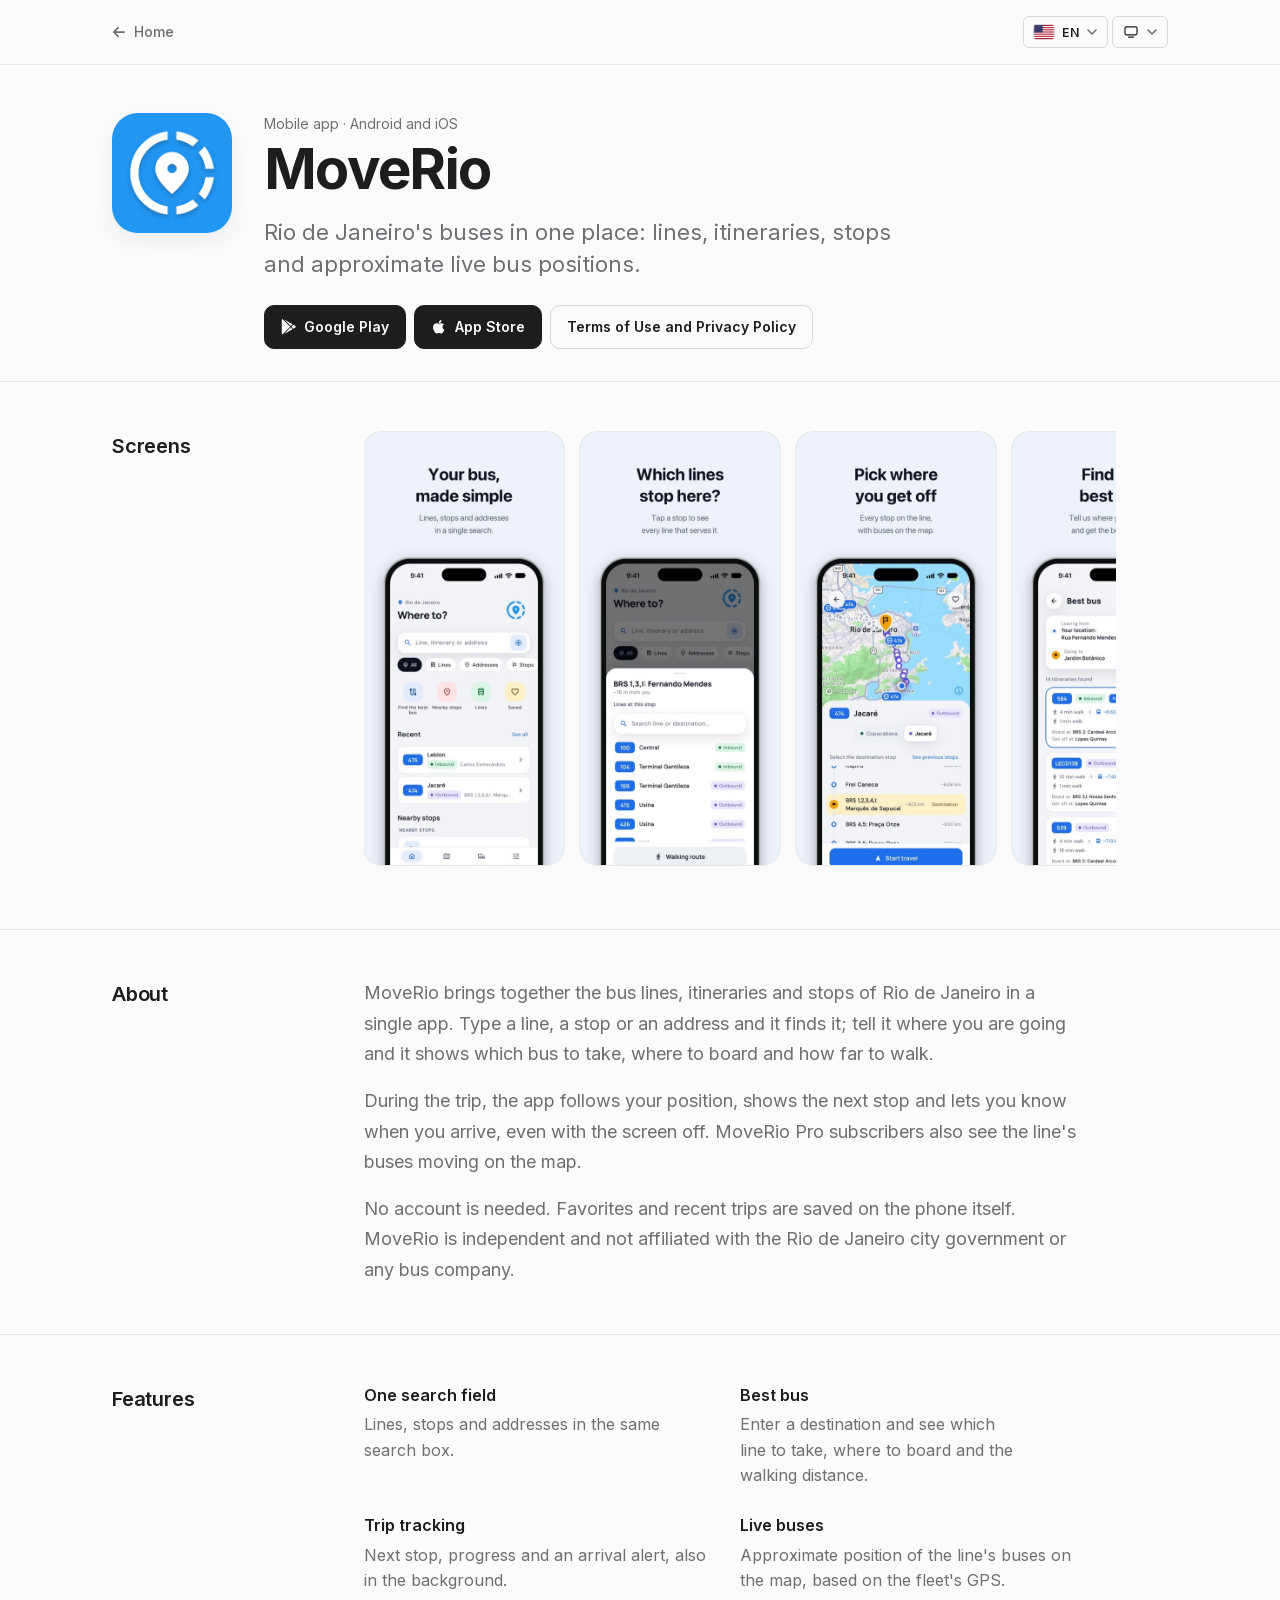
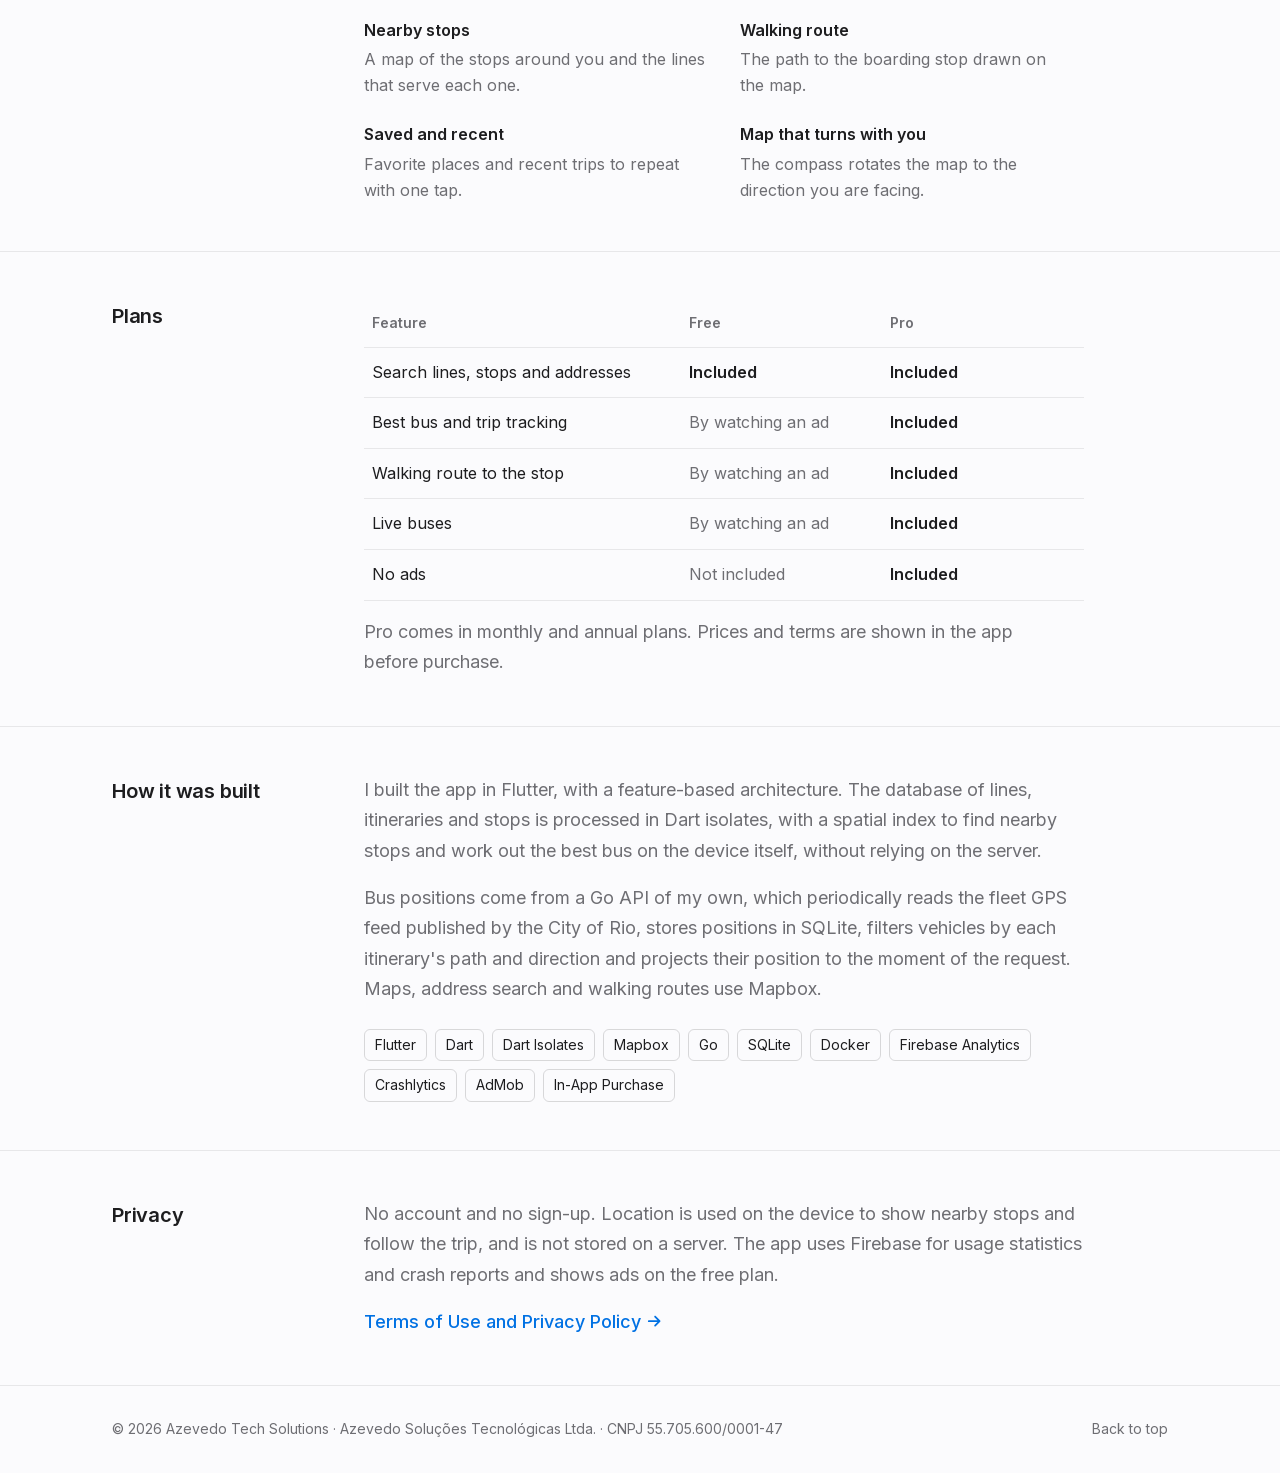
<file: projects/moverio/index.html>
<!DOCTYPE html>
<html lang="pt">

<head>
    <meta charset="UTF-8">
    <meta name="viewport" content="width=device-width, initial-scale=1.0">
    <meta name="author" content="Eduardo Azevedo">
    <title>MoveRio: app de ônibus do Rio de Janeiro em tempo real</title>
    <meta name="description" content="Descubra qual ônibus pegar no Rio de Janeiro: linhas, itinerários, pontos e ônibus em tempo real, com alerta de chegada. Grátis para Android e iOS.">
    <meta name="robots" content="index, follow, max-image-preview:large">
    <meta name="theme-color" content="#fbfbfd" media="(prefers-color-scheme: light)">
    <meta name="theme-color" content="#0f0f11" media="(prefers-color-scheme: dark)">

    <link rel="alternate" hreflang="pt" href="https://azevedotech.dev/projects/moverio/?lang=pt">
    <link rel="alternate" hreflang="en" href="https://azevedotech.dev/projects/moverio/?lang=en">
    <link rel="alternate" hreflang="es" href="https://azevedotech.dev/projects/moverio/?lang=es">
    <link rel="alternate" hreflang="x-default" href="https://azevedotech.dev/projects/moverio/?lang=en">

    <meta property="og:type" content="website">
    <meta property="og:site_name" content="Azevedo Tech Solutions">
    <meta property="og:url" content="https://azevedotech.dev/projects/moverio/">
    <meta property="og:title" content="MoveRio: app de ônibus do Rio de Janeiro em tempo real">
    <meta property="og:description" content="Descubra qual ônibus pegar no Rio de Janeiro: linhas, itinerários, pontos e ônibus em tempo real, com alerta de chegada. Grátis para Android e iOS.">
    <meta property="og:image" content="https://azevedotech.dev/images/og/moverio.png">
    <meta property="og:image:width" content="1200">
    <meta property="og:image:height" content="630">
    <meta property="og:image:alt" content="MoveRio | Azevedo Tech Solutions">
    <meta property="og:locale" content="pt_BR">
    <meta property="og:locale:alternate" content="en_US">
    <meta property="og:locale:alternate" content="es_ES">
    <meta name="twitter:card" content="summary_large_image">

    <script type="application/ld+json">
    {
        "@context": "https://schema.org",
        "@type": "SoftwareApplication",
        "name": "MoveRio",
        "url": "https://azevedotech.dev/projects/moverio/",
        "description": "Descubra qual ônibus pegar no Rio de Janeiro: linhas, itinerários, pontos e ônibus em tempo real, com alerta de chegada. Grátis para Android e iOS.",
        "image": "https://azevedotech.dev/icons/moverio.png",
        "operatingSystem": "Android, iOS",
        "applicationCategory": "TravelApplication",
        "inLanguage": [
            "pt-BR",
            "en",
            "es"
        ],
        "offers": {
            "@type": "Offer",
            "price": "0",
            "priceCurrency": "BRL"
        },
        "author": {
            "@type": "Person",
            "@id": "https://azevedotech.dev/#eduardo",
            "name": "Eduardo Azevedo",
            "url": "https://azevedotech.dev/"
        },
        "publisher": {
            "@type": "Organization",
            "@id": "https://azevedotech.dev/#organization",
            "name": "Azevedo Tech Solutions",
            "url": "https://azevedotech.dev/"
        },
        "sameAs": [
            "https://play.google.com/store/apps/details?id=com.eduardoazevedo.moverio",
            "https://apps.apple.com/br/app/moverio-%C3%B4nibus-rj/id6758354578"
        ]
    }
    </script>
    <link rel="icon" href="../../icons/moverio.png" type="image/png">
    <link rel="apple-touch-icon" href="../../icons/moverio.png" type="image/png">
    <script>
        // Aplica o tema salvo (ou ?theme=) antes da primeira pintura, para a página não piscar.
        (function () {
            try {
                var theme = new URLSearchParams(location.search).get('theme');
                if (theme !== 'light' && theme !== 'dark') theme = localStorage.getItem('theme');
                if (theme === 'light' || theme === 'dark') document.documentElement.dataset.theme = theme;
            } catch (e) { }
        })();
    </script>
    <link rel="stylesheet" href="../../css/styles.css?v=20261021a">
    <link rel="stylesheet" href="../../css/project.css?v=20261012e">
</head>

<body>
    <a class="skip-link" href="#content" data-i18n="ui_skip">Pular para o conteúdo</a>
    <header class="project-topbar">
        <div class="container project-topbar-inner">
            <a class="project-back" href="../../">
                <svg class="icon" viewBox="0 0 448 512" aria-hidden="true"><path d="M9.4 233.4c-12.5 12.5-12.5 32.8 0 45.3l160 160c12.5 12.5 32.8 12.5 45.3 0s12.5-32.8 0-45.3L109.2 288 416 288c17.7 0 32-14.3 32-32s-14.3-32-32-32l-306.7 0L214.6 118.6c12.5-12.5 12.5-32.8 0-45.3s-32.8-12.5-45.3 0l-160 160z"/></svg> <span data-i18n="ui_back">Início</span>
            </a>
            <div class="site-prefs">
                <div class="pref-menu" data-lang-menu></div>
                <div class="pref-menu" data-theme-menu></div>
            </div>
        </div>
    </header>

    <main id="content" tabindex="-1">
        <section class="project-header">
            <div class="container project-header-inner">
                <img class="project-header-icon" src="../../images/thumbs/moverio.png" width="120" height="120" fetchpriority="high" alt="MoveRio">
                <div>
                    <p class="project-kicker" data-i18n="kicker">App mobile · Android e iOS</p>
                    <h1 translate="no">MoveRio</h1>
                    <p class="project-lede" data-i18n="tagline">Os ônibus do Rio de Janeiro em um só lugar: linhas, itinerários, pontos e a posição aproximada dos ônibus em tempo real.</p>
                    <div class="project-actions">
                    <a class="button" href="https://play.google.com/store/apps/details?id=com.eduardoazevedo.moverio" target="_blank" rel="noopener">
                        <svg class="icon" viewBox="0 0 512 512" aria-hidden="true"><path d="M325.3 234.3L104.6 13l280.8 161.2-60.1 60.1zM47 0C34 6.8 25.3 19.2 25.3 35.3v441.3c0 16.1 8.7 28.5 21.7 35.3l256.6-256L47 0zm425.2 225.6l-58.9-34.1-65.7 64.5 65.7 64.5 60.1-34.1c18-14.3 18-46.5-1.2-60.8zM104.6 499l280.8-161.2-60.1-60.1L104.6 499z"/></svg> <span>Google Play</span>
                    </a>
                    <a class="button" href="https://apps.apple.com/br/app/moverio-%C3%B4nibus-rj/id6758354578" target="_blank" rel="noopener">
                        <svg class="icon" viewBox="0 0 384 512" aria-hidden="true"><path d="M318.7 268.7c-.2-36.7 16.4-64.4 50-84.8-18.8-26.9-47.2-41.7-84.7-44.6-35.5-2.8-74.3 20.7-88.5 20.7-15 0-49.4-19.7-76.4-19.7C63.3 141.2 4 184.8 4 273.5q0 39.3 14.4 81.2c12.8 36.7 59 126.7 107.2 125.2 25.2-.6 43-17.9 75.8-17.9 31.8 0 48.3 17.9 76.4 17.9 48.6-.7 90.4-82.5 102.6-119.3-65.2-30.7-61.7-90-61.7-91.9zm-56.6-164.2c27.3-32.4 24.8-61.9 24-72.5-24.1 1.4-52 16.4-67.9 34.9-17.5 19.8-27.8 44.3-25.6 71.9 26.1 2 49.9-11.4 69.5-34.3z"/></svg> <span>App Store</span>
                    </a>
                    <a class="button button--ghost" href="termsAndPolicy/">
                        <span data-i18n="ui_terms">Termos de Uso e Política de Privacidade</span>
                    </a>
                    </div>
                </div>
            </div>
        </section>

        <section class="project-block">
            <div class="container project-block-inner">
                <h2 data-i18n="ui_screens">Telas</h2>
                <!-- Imagens de divulgação da App Store; a faixa rola na horizontal e aceita teclado (tabindex) -->
                <div class="project-block-body">
                    <ul class="screens" tabindex="0" aria-label="Capturas de tela do app" data-i18n-aria="ui_screens_label">
                        <li><img src="../../images/screens/moverio/pt/1.jpg" data-i18n-src="../../images/screens/moverio/{lang}/1.jpg"
                                width="460" height="996" loading="lazy" alt="Busca de linhas, pontos e endereços" data-i18n-alt="screen_0"></li>
                        <li><img src="../../images/screens/moverio/pt/2.jpg" data-i18n-src="../../images/screens/moverio/{lang}/2.jpg"
                                width="460" height="996" loading="lazy" alt="Linhas que passam em uma parada" data-i18n-alt="screen_1"></li>
                        <li><img src="../../images/screens/moverio/pt/3.jpg" data-i18n-src="../../images/screens/moverio/{lang}/3.jpg"
                                width="460" height="996" loading="lazy" alt="Pontos da linha e ônibus no mapa" data-i18n-alt="screen_2"></li>
                        <li><img src="../../images/screens/moverio/pt/4.jpg" data-i18n-src="../../images/screens/moverio/{lang}/4.jpg"
                                width="460" height="996" loading="lazy" alt="Melhores ônibus até o destino" data-i18n-alt="screen_3"></li>
                        <li><img src="../../images/screens/moverio/pt/5.jpg" data-i18n-src="../../images/screens/moverio/{lang}/5.jpg"
                                width="460" height="996" loading="lazy" alt="Acompanhamento da viagem ao vivo" data-i18n-alt="screen_4"></li>
                    </ul>
                </div>
            </div>
        </section>

        <section class="project-block">
            <div class="container project-block-inner">
                <h2 data-i18n="ui_about">Sobre</h2>
                <div class="project-block-body">
                    <p data-i18n="about_0">O MoveRio reúne as linhas, os itinerários e os pontos de ônibus do Rio de Janeiro em um único app. Você digita uma linha, um ponto ou um endereço e ele encontra; diz para onde vai e ele mostra qual ônibus pegar, onde embarcar e quanto andar a pé.</p>
                    <p data-i18n="about_1">Durante a viagem, o app acompanha a sua posição, mostra a próxima parada e avisa quando você chega, mesmo com a tela desligada. Quem assina o MoveRio Pro também vê os ônibus da linha se movendo no mapa.</p>
                    <p data-i18n="about_2">Não é preciso criar conta. Favoritos e viagens recentes ficam salvos no próprio celular. O MoveRio é independente e não tem vínculo com a Prefeitura do Rio nem com as empresas de ônibus.</p>
                </div>
            </div>
        </section>

        <section class="project-block">
            <div class="container project-block-inner">
                <h2 data-i18n="ui_features">Recursos</h2>
                <div class="project-block-body">
                    <dl class="feature-list">
                        <div>
                            <dt data-i18n="feature_0_title">Busca única</dt>
                            <dd data-i18n="feature_0_text">Linhas, pontos e endereços no mesmo campo de busca.</dd>
                        </div>
                        <div>
                            <dt data-i18n="feature_1_title">Melhor ônibus</dt>
                            <dd data-i18n="feature_1_text">Informe o destino e veja qual linha pegar, onde embarcar e a distância a pé.</dd>
                        </div>
                        <div>
                            <dt data-i18n="feature_2_title">Acompanhamento da viagem</dt>
                            <dd data-i18n="feature_2_text">Próxima parada, progresso e alerta de chegada, também em segundo plano.</dd>
                        </div>
                        <div>
                            <dt data-i18n="feature_3_title">Ônibus em tempo real</dt>
                            <dd data-i18n="feature_3_text">Posição aproximada dos ônibus da linha no mapa, a partir do GPS da frota.</dd>
                        </div>
                        <div>
                            <dt data-i18n="feature_4_title">Pontos próximos</dt>
                            <dd data-i18n="feature_4_text">Mapa com as paradas ao seu redor e as linhas que passam em cada uma.</dd>
                        </div>
                        <div>
                            <dt data-i18n="feature_5_title">Rota a pé</dt>
                            <dd data-i18n="feature_5_text">O trajeto até o ponto de embarque desenhado no mapa.</dd>
                        </div>
                        <div>
                            <dt data-i18n="feature_6_title">Salvos e recentes</dt>
                            <dd data-i18n="feature_6_text">Lugares favoritos e viagens recentes para repetir com um toque.</dd>
                        </div>
                        <div>
                            <dt data-i18n="feature_7_title">Mapa orientado</dt>
                            <dd data-i18n="feature_7_text">A bússola gira o mapa para a direção em que você está virado.</dd>
                        </div>
                    </dl>
                </div>
            </div>
        </section>

        <section class="project-block">
            <div class="container project-block-inner">
                <h2 data-i18n="ui_plans">Planos</h2>
                <div class="project-block-body">
                    <table class="plans-table">
                        <thead>
                            <tr>
                                <th scope="col" data-i18n="ui_plan_feature">Recurso</th>
                                <th scope="col" data-i18n="ui_plan_free">Grátis</th>
                                <th scope="col" data-i18n="ui_plan_pro">Pro</th>
                            </tr>
                        </thead>
                        <tbody>
                        <tr>
                            <th scope="row" data-i18n="plan_0">Busca de linhas, pontos e endereços</th>
                            <td class="yes" data-i18n="ui_yes">Incluído</td>
                            <td class="yes" data-i18n="ui_yes">Incluído</td>
                        </tr>
                        <tr>
                            <th scope="row" data-i18n="plan_1">Melhor ônibus e acompanhamento da viagem</th>
                            <td data-i18n="plan_1_1">Assistindo a um anúncio</td>
                            <td class="yes" data-i18n="ui_yes">Incluído</td>
                        </tr>
                        <tr>
                            <th scope="row" data-i18n="plan_2">Rota a pé até o ponto</th>
                            <td data-i18n="plan_2_1">Assistindo a um anúncio</td>
                            <td class="yes" data-i18n="ui_yes">Incluído</td>
                        </tr>
                        <tr>
                            <th scope="row" data-i18n="plan_3">Ônibus em tempo real</th>
                            <td data-i18n="plan_3_1">Assistindo a um anúncio</td>
                            <td class="yes" data-i18n="ui_yes">Incluído</td>
                        </tr>
                        <tr>
                            <th scope="row" data-i18n="plan_4">Sem anúncios</th>
                            <td data-i18n="ui_no">Não incluído</td>
                            <td class="yes" data-i18n="ui_yes">Incluído</td>
                        </tr>
                        </tbody>
                    </table>
                    <p class="plans-note" data-i18n="plans_note">O Pro tem plano mensal e anual. Preços e condições aparecem no app antes da compra.</p>
                </div>
            </div>
        </section>

        <section class="project-block">
            <div class="container project-block-inner">
                <h2 data-i18n="ui_build">Como foi feito</h2>
                <div class="project-block-body">
                    <p data-i18n="build_0">Desenvolvi o app em Flutter, com uma arquitetura organizada por feature. A base de linhas, itinerários e pontos é processada em isolates do Dart, com um índice espacial para achar paradas próximas e calcular o melhor ônibus no próprio aparelho, sem depender do servidor.</p>
                    <p data-i18n="build_1">A posição dos ônibus vem de uma API própria em Go, que consulta periodicamente o GPS da frota publicado pela Prefeitura do Rio, guarda as posições em SQLite, filtra os veículos pelo trajeto e pelo sentido de cada itinerário e projeta a posição para o momento da consulta. Mapas, busca de endereços e rotas a pé usam o Mapbox.</p>
                    <ul class="stack-list">
                        <li>Flutter</li>
                        <li>Dart</li>
                        <li>Dart Isolates</li>
                        <li>Mapbox</li>
                        <li>Go</li>
                        <li>SQLite</li>
                        <li>Docker</li>
                        <li>Firebase Analytics</li>
                        <li>Crashlytics</li>
                        <li>AdMob</li>
                        <li>In-App Purchase</li>
                    </ul>
                </div>
            </div>
        </section>

        <section class="project-block">
            <div class="container project-block-inner">
                <h2 data-i18n="ui_privacy">Privacidade</h2>
                <div class="project-block-body">
                    <p data-i18n="privacy">Sem conta e sem cadastro. A localização é usada no aparelho para mostrar pontos próximos e acompanhar a viagem, e não fica guardada em servidor. O app usa o Firebase para estatísticas de uso e relatórios de falha e exibe anúncios no plano gratuito.</p>
                    <p><a class="text-link" href="termsAndPolicy/"><span data-i18n="ui_terms">Termos de Uso e Política de Privacidade</span><svg class="icon" viewBox="0 0 448 512" aria-hidden="true"><path d="M438.6 278.6c12.5-12.5 12.5-32.8 0-45.3l-160-160c-12.5-12.5-32.8-12.5-45.3 0s-12.5 32.8 0 45.3L338.8 224 32 224c-17.7 0-32 14.3-32 32s14.3 32 32 32l306.7 0L233.4 393.4c-12.5 12.5-12.5 32.8 0 45.3s32.8 12.5 45.3 0l160-160z"/></svg></a></p>
                </div>
            </div>
        </section>
    </main>

    <footer class="site-footer">
        <div class="container site-footer-inner">
            <p>&copy; <span id="current-year">2026</span> <span translate="no">Azevedo Tech Solutions</span><span class="footer-sep"> · </span><span
                    class="footer-cnpj" translate="no">Azevedo Soluções Tecnológicas Ltda.</span><span class="footer-sep"> · </span><span
                    class="footer-cnpj">CNPJ 55.705.600/0001-47</span></p>
            <a href="#top" data-i18n="back_to_top" data-scroll-top>Voltar ao topo</a>
        </div>
    </footer>

    <script>
        window.PROJECT_I18N = {
            "pt": {
                "meta_title": "MoveRio: app de ônibus do Rio de Janeiro em tempo real",
                "ui_screens": "Telas",
                "ui_screens_label": "Capturas de tela do app",
                "screen_0": "Busca de linhas, pontos e endereços",
                "screen_1": "Linhas que passam em uma parada",
                "screen_2": "Pontos da linha e ônibus no mapa",
                "screen_3": "Melhores ônibus até o destino",
                "screen_4": "Acompanhamento da viagem ao vivo",
                "meta_description": "Descubra qual ônibus pegar no Rio de Janeiro: linhas, itinerários, pontos e ônibus em tempo real, com alerta de chegada. Grátis para Android e iOS.",
                "ui_skip": "Pular para o conteúdo",
                "ui_no": "Não incluído",
                "ui_terms": "Termos de Uso e Política de Privacidade",
                "about_0": "O MoveRio reúne as linhas, os itinerários e os pontos de ônibus do Rio de Janeiro em um único app. Você digita uma linha, um ponto ou um endereço e ele encontra; diz para onde vai e ele mostra qual ônibus pegar, onde embarcar e quanto andar a pé.",
                "about_1": "Durante a viagem, o app acompanha a sua posição, mostra a próxima parada e avisa quando você chega, mesmo com a tela desligada. Quem assina o MoveRio Pro também vê os ônibus da linha se movendo no mapa.",
                "about_2": "Não é preciso criar conta. Favoritos e viagens recentes ficam salvos no próprio celular. O MoveRio é independente e não tem vínculo com a Prefeitura do Rio nem com as empresas de ônibus.",
                "feature_0_title": "Busca única",
                "feature_0_text": "Linhas, pontos e endereços no mesmo campo de busca.",
                "feature_1_title": "Melhor ônibus",
                "feature_1_text": "Informe o destino e veja qual linha pegar, onde embarcar e a distância a pé.",
                "feature_2_title": "Acompanhamento da viagem",
                "feature_2_text": "Próxima parada, progresso e alerta de chegada, também em segundo plano.",
                "feature_3_title": "Ônibus em tempo real",
                "feature_3_text": "Posição aproximada dos ônibus da linha no mapa, a partir do GPS da frota.",
                "feature_4_title": "Pontos próximos",
                "feature_4_text": "Mapa com as paradas ao seu redor e as linhas que passam em cada uma.",
                "feature_5_title": "Rota a pé",
                "feature_5_text": "O trajeto até o ponto de embarque desenhado no mapa.",
                "feature_6_title": "Salvos e recentes",
                "feature_6_text": "Lugares favoritos e viagens recentes para repetir com um toque.",
                "feature_7_title": "Mapa orientado",
                "feature_7_text": "A bússola gira o mapa para a direção em que você está virado.",
                "plan_0": "Busca de linhas, pontos e endereços",
                "ui_yes": "Incluído",
                "plan_1": "Melhor ônibus e acompanhamento da viagem",
                "plan_1_1": "Assistindo a um anúncio",
                "plan_2": "Rota a pé até o ponto",
                "plan_2_1": "Assistindo a um anúncio",
                "plan_3": "Ônibus em tempo real",
                "plan_3_1": "Assistindo a um anúncio",
                "plan_4": "Sem anúncios",
                "ui_plans": "Planos",
                "ui_plan_feature": "Recurso",
                "ui_plan_free": "Grátis",
                "ui_plan_pro": "Pro",
                "plans_note": "O Pro tem plano mensal e anual. Preços e condições aparecem no app antes da compra.",
                "build_0": "Desenvolvi o app em Flutter, com uma arquitetura organizada por feature. A base de linhas, itinerários e pontos é processada em isolates do Dart, com um índice espacial para achar paradas próximas e calcular o melhor ônibus no próprio aparelho, sem depender do servidor.",
                "build_1": "A posição dos ônibus vem de uma API própria em Go, que consulta periodicamente o GPS da frota publicado pela Prefeitura do Rio, guarda as posições em SQLite, filtra os veículos pelo trajeto e pelo sentido de cada itinerário e projeta a posição para o momento da consulta. Mapas, busca de endereços e rotas a pé usam o Mapbox.",
                "ui_back": "Início",
                "kicker": "App mobile · Android e iOS",
                "tagline": "Os ônibus do Rio de Janeiro em um só lugar: linhas, itinerários, pontos e a posição aproximada dos ônibus em tempo real.",
                "ui_about": "Sobre",
                "ui_features": "Recursos",
                "ui_build": "Como foi feito",
                "ui_privacy": "Privacidade",
                "privacy": "Sem conta e sem cadastro. A localização é usada no aparelho para mostrar pontos próximos e acompanhar a viagem, e não fica guardada em servidor. O app usa o Firebase para estatísticas de uso e relatórios de falha e exibe anúncios no plano gratuito.",
                "back_to_top": "Voltar ao topo"
            },
            "en": {
                "meta_title": "MoveRio: Rio de Janeiro bus app with real-time tracking",
                "ui_screens": "Screens",
                "ui_screens_label": "App screenshots",
                "screen_0": "Search for lines, stops and addresses",
                "screen_1": "Lines that serve a stop",
                "screen_2": "Line stops and buses on the map",
                "screen_3": "Best buses to your destination",
                "screen_4": "Live trip tracking",
                "meta_description": "Find which bus to take in Rio de Janeiro: lines, itineraries, stops and real-time buses, with an arrival alert. Free for Android and iOS.",
                "ui_skip": "Skip to content",
                "ui_no": "Not included",
                "ui_terms": "Terms of Use and Privacy Policy",
                "about_0": "MoveRio brings together the bus lines, itineraries and stops of Rio de Janeiro in a single app. Type a line, a stop or an address and it finds it; tell it where you are going and it shows which bus to take, where to board and how far to walk.",
                "about_1": "During the trip, the app follows your position, shows the next stop and lets you know when you arrive, even with the screen off. MoveRio Pro subscribers also see the line's buses moving on the map.",
                "about_2": "No account is needed. Favorites and recent trips are saved on the phone itself. MoveRio is independent and not affiliated with the Rio de Janeiro city government or any bus company.",
                "feature_0_title": "One search field",
                "feature_0_text": "Lines, stops and addresses in the same search box.",
                "feature_1_title": "Best bus",
                "feature_1_text": "Enter a destination and see which line to take, where to board and the walking distance.",
                "feature_2_title": "Trip tracking",
                "feature_2_text": "Next stop, progress and an arrival alert, also in the background.",
                "feature_3_title": "Live buses",
                "feature_3_text": "Approximate position of the line's buses on the map, based on the fleet's GPS.",
                "feature_4_title": "Nearby stops",
                "feature_4_text": "A map of the stops around you and the lines that serve each one.",
                "feature_5_title": "Walking route",
                "feature_5_text": "The path to the boarding stop drawn on the map.",
                "feature_6_title": "Saved and recent",
                "feature_6_text": "Favorite places and recent trips to repeat with one tap.",
                "feature_7_title": "Map that turns with you",
                "feature_7_text": "The compass rotates the map to the direction you are facing.",
                "plan_0": "Search lines, stops and addresses",
                "ui_yes": "Included",
                "plan_1": "Best bus and trip tracking",
                "plan_1_1": "By watching an ad",
                "plan_2": "Walking route to the stop",
                "plan_2_1": "By watching an ad",
                "plan_3": "Live buses",
                "plan_3_1": "By watching an ad",
                "plan_4": "No ads",
                "ui_plans": "Plans",
                "ui_plan_feature": "Feature",
                "ui_plan_free": "Free",
                "ui_plan_pro": "Pro",
                "plans_note": "Pro comes in monthly and annual plans. Prices and terms are shown in the app before purchase.",
                "build_0": "I built the app in Flutter, with a feature-based architecture. The database of lines, itineraries and stops is processed in Dart isolates, with a spatial index to find nearby stops and work out the best bus on the device itself, without relying on the server.",
                "build_1": "Bus positions come from a Go API of my own, which periodically reads the fleet GPS feed published by the City of Rio, stores positions in SQLite, filters vehicles by each itinerary's path and direction and projects their position to the moment of the request. Maps, address search and walking routes use Mapbox.",
                "ui_back": "Home",
                "kicker": "Mobile app · Android and iOS",
                "tagline": "Rio de Janeiro's buses in one place: lines, itineraries, stops and approximate live bus positions.",
                "ui_about": "About",
                "ui_features": "Features",
                "ui_build": "How it was built",
                "ui_privacy": "Privacy",
                "privacy": "No account and no sign-up. Location is used on the device to show nearby stops and follow the trip, and is not stored on a server. The app uses Firebase for usage statistics and crash reports and shows ads on the free plan.",
                "back_to_top": "Back to top"
            },
            "es": {
                "meta_title": "MoveRio: app de autobuses de Río de Janeiro en tiempo real",
                "ui_screens": "Pantallas",
                "ui_screens_label": "Capturas de pantalla de la app",
                "screen_0": "Búsqueda de líneas, paradas y direcciones",
                "screen_1": "Líneas que pasan por una parada",
                "screen_2": "Paradas de la línea y autobuses en el mapa",
                "screen_3": "Mejores autobuses hasta el destino",
                "screen_4": "Seguimiento del viaje en vivo",
                "meta_description": "Descubre qué autobús tomar en Río de Janeiro: líneas, itinerarios, paradas y autobuses en tiempo real, con aviso de llegada. Gratis para Android e iOS.",
                "ui_skip": "Saltar al contenido",
                "ui_no": "No incluido",
                "ui_terms": "Términos de Uso y Política de Privacidad",
                "about_0": "MoveRio reúne las líneas, los itinerarios y las paradas de autobús de Río de Janeiro en una sola app. Escribes una línea, una parada o una dirección y la encuentra; le dices a dónde vas y te muestra qué autobús tomar, dónde subir y cuánto caminar.",
                "about_1": "Durante el viaje, la app sigue tu posición, muestra la próxima parada y te avisa cuando llegas, incluso con la pantalla apagada. Quien se suscribe a MoveRio Pro también ve los autobuses de la línea moviéndose en el mapa.",
                "about_2": "No hace falta crear una cuenta. Los favoritos y los viajes recientes se guardan en el propio celular. MoveRio es independiente y no tiene vínculo con la Alcaldía de Río ni con las empresas de autobuses.",
                "feature_0_title": "Búsqueda única",
                "feature_0_text": "Líneas, paradas y direcciones en el mismo campo de búsqueda.",
                "feature_1_title": "Mejor autobús",
                "feature_1_text": "Indica el destino y mira qué línea tomar, dónde subir y la distancia a pie.",
                "feature_2_title": "Seguimiento del viaje",
                "feature_2_text": "Próxima parada, progreso y aviso de llegada, también en segundo plano.",
                "feature_3_title": "Autobuses en tiempo real",
                "feature_3_text": "Posición aproximada de los autobuses de la línea en el mapa, según el GPS de la flota.",
                "feature_4_title": "Paradas cercanas",
                "feature_4_text": "Un mapa con las paradas a tu alrededor y las líneas que pasan por cada una.",
                "feature_5_title": "Ruta a pie",
                "feature_5_text": "El trayecto hasta la parada de embarque dibujado en el mapa.",
                "feature_6_title": "Guardados y recientes",
                "feature_6_text": "Lugares favoritos y viajes recientes para repetir con un toque.",
                "feature_7_title": "Mapa orientado",
                "feature_7_text": "La brújula gira el mapa hacia la dirección en la que miras.",
                "plan_0": "Búsqueda de líneas, paradas y direcciones",
                "ui_yes": "Incluido",
                "plan_1": "Mejor autobús y seguimiento del viaje",
                "plan_1_1": "Viendo un anuncio",
                "plan_2": "Ruta a pie hasta la parada",
                "plan_2_1": "Viendo un anuncio",
                "plan_3": "Autobuses en tiempo real",
                "plan_3_1": "Viendo un anuncio",
                "plan_4": "Sin anuncios",
                "ui_plans": "Planes",
                "ui_plan_feature": "Función",
                "ui_plan_free": "Gratis",
                "ui_plan_pro": "Pro",
                "plans_note": "Pro tiene plan mensual y anual. Los precios y las condiciones aparecen en la app antes de la compra.",
                "build_0": "Desarrollé la app en Flutter, con una arquitectura organizada por funcionalidad. La base de líneas, itinerarios y paradas se procesa en isolates de Dart, con un índice espacial para encontrar paradas cercanas y calcular el mejor autobús en el propio dispositivo, sin depender del servidor.",
                "build_1": "La posición de los autobuses viene de una API propia en Go, que consulta periódicamente el GPS de la flota publicado por la Alcaldía de Río, guarda las posiciones en SQLite, filtra los vehículos por el trayecto y el sentido de cada itinerario y proyecta su posición al momento de la consulta. Los mapas, la búsqueda de direcciones y las rutas a pie usan Mapbox.",
                "ui_back": "Inicio",
                "kicker": "App móvil · Android y iOS",
                "tagline": "Los autobuses de Río de Janeiro en un solo lugar: líneas, itinerarios, paradas y la posición aproximada de los autobuses en tiempo real.",
                "ui_about": "Acerca de",
                "ui_features": "Funciones",
                "ui_build": "Cómo se hizo",
                "ui_privacy": "Privacidad",
                "privacy": "Sin cuenta y sin registro. La ubicación se usa en el dispositivo para mostrar paradas cercanas y seguir el viaje, y no se guarda en ningún servidor. La app usa Firebase para estadísticas de uso e informes de fallos y muestra anuncios en el plan gratuito.",
                "back_to_top": "Volver arriba"
            }
        };
    </script>
    <script src="../../js/preferences.js?v=20261019a"></script>
    <script src="../../js/project.js?v=20261012b"></script>
</body>

</html>
</file>
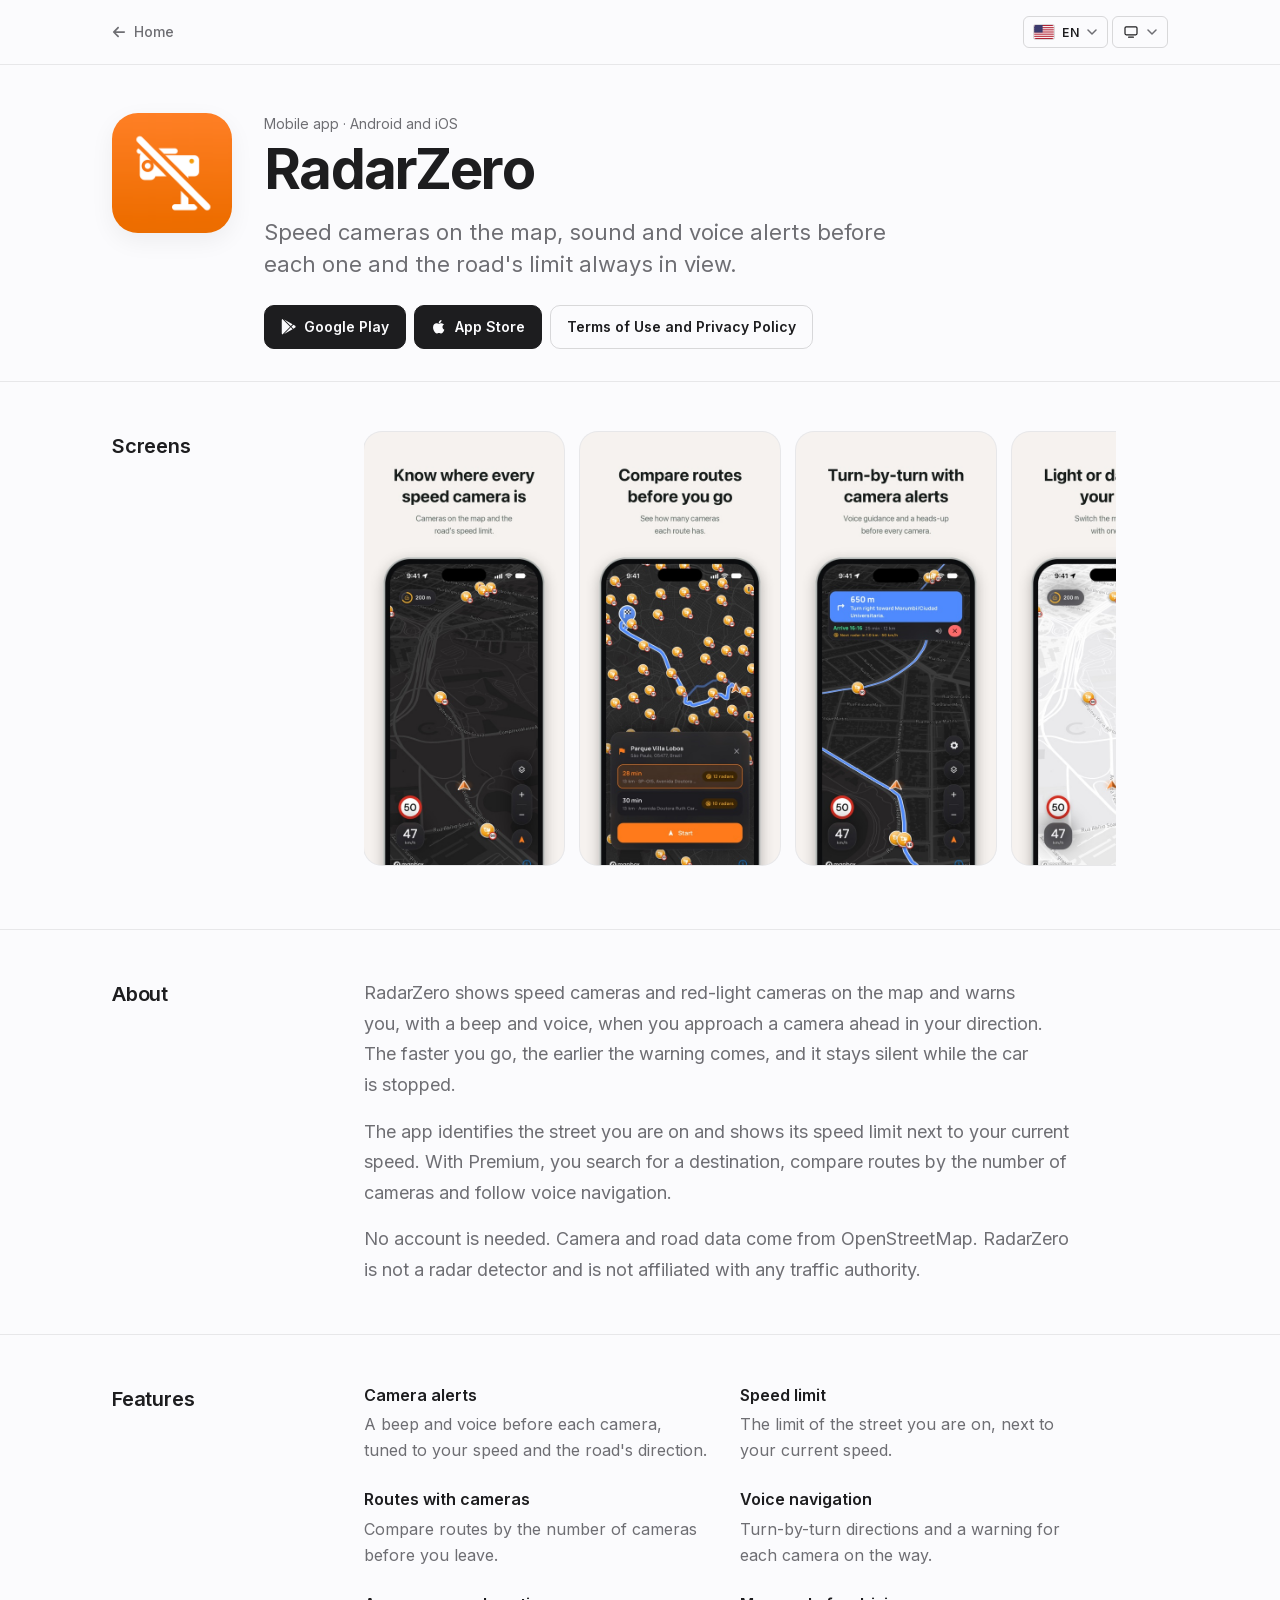
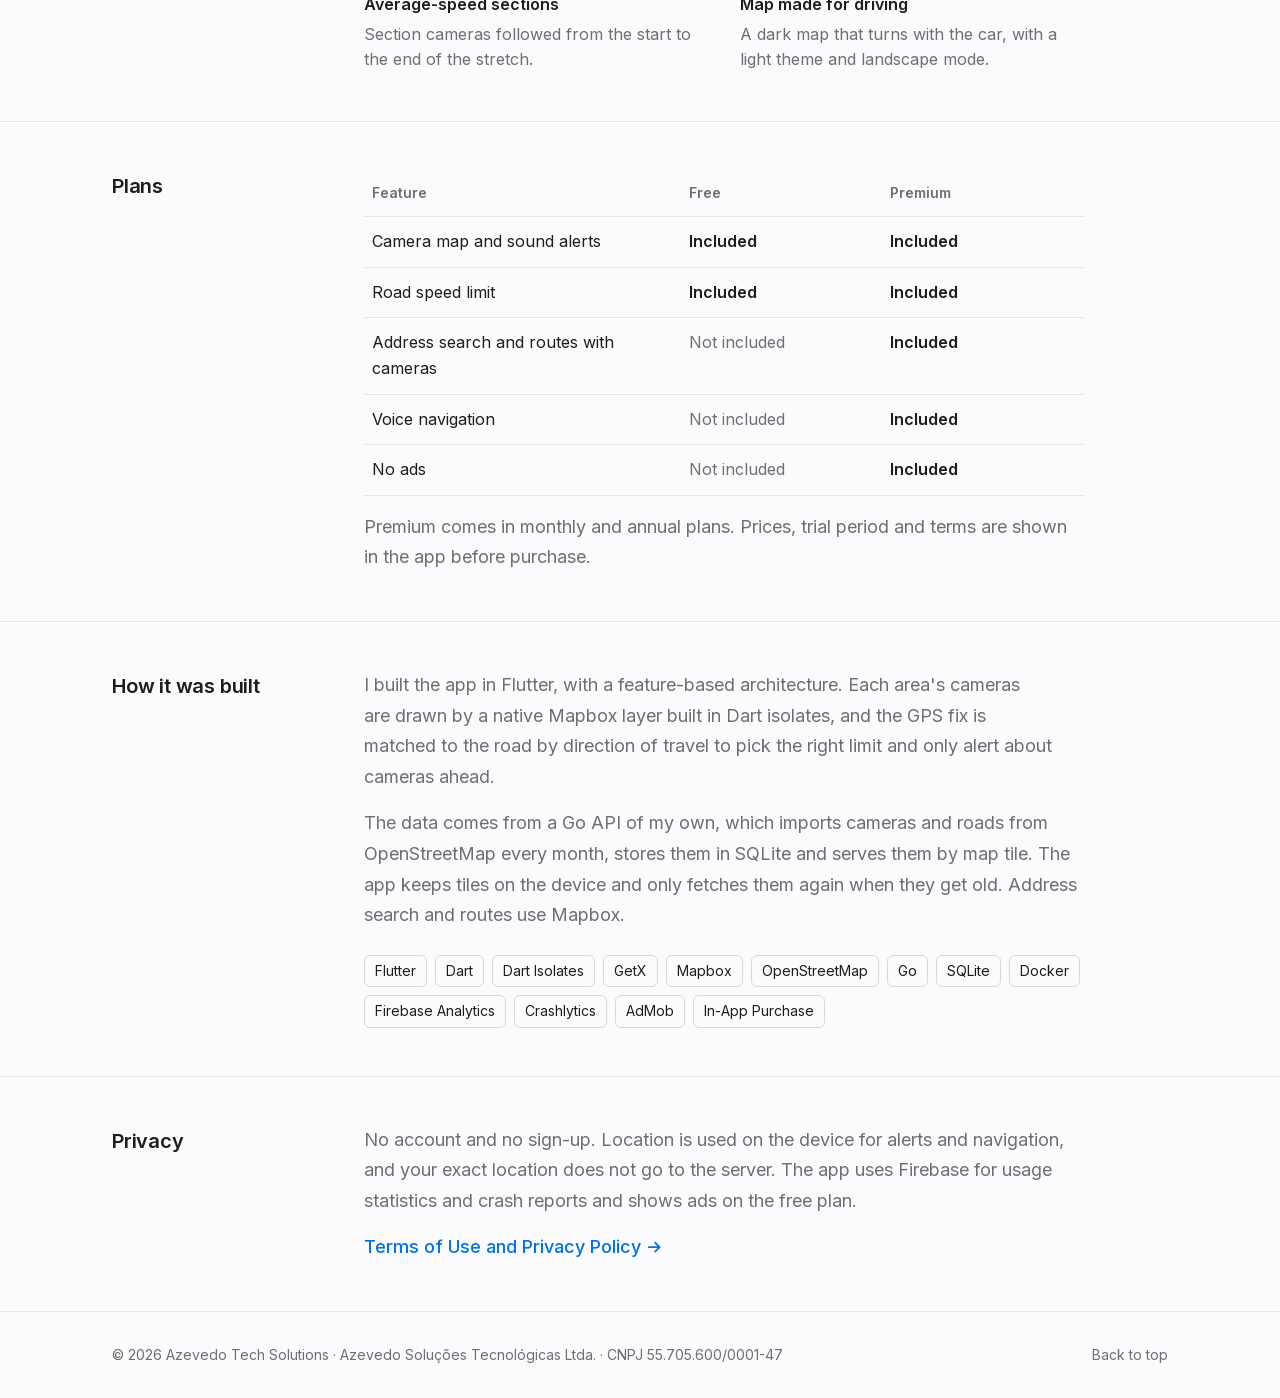
<file: projects/radarzero/index.html>
<!DOCTYPE html>
<html lang="pt">

<head>
    <meta charset="UTF-8">
    <meta name="viewport" content="width=device-width, initial-scale=1.0">
    <meta name="author" content="Eduardo Azevedo">
    <title>RadarZero: alerta de radar e limite de velocidade</title>
    <meta name="description" content="Alerta de radar com som e voz, limite de velocidade da via e rotas que mostram quantos radares há no caminho. Para Android e iOS.">
    <meta name="robots" content="index, follow, max-image-preview:large">
    <meta name="theme-color" content="#fbfbfd" media="(prefers-color-scheme: light)">
    <meta name="theme-color" content="#0f0f11" media="(prefers-color-scheme: dark)">

    <link rel="alternate" hreflang="pt" href="https://azevedotech.dev/projects/radarzero/?lang=pt">
    <link rel="alternate" hreflang="en" href="https://azevedotech.dev/projects/radarzero/?lang=en">
    <link rel="alternate" hreflang="es" href="https://azevedotech.dev/projects/radarzero/?lang=es">
    <link rel="alternate" hreflang="x-default" href="https://azevedotech.dev/projects/radarzero/?lang=en">

    <meta property="og:type" content="website">
    <meta property="og:site_name" content="Azevedo Tech Solutions">
    <meta property="og:url" content="https://azevedotech.dev/projects/radarzero/">
    <meta property="og:title" content="RadarZero: alerta de radar e limite de velocidade">
    <meta property="og:description" content="Alerta de radar com som e voz, limite de velocidade da via e rotas que mostram quantos radares há no caminho. Para Android e iOS.">
    <meta property="og:image" content="https://azevedotech.dev/images/og/radarzero.png">
    <meta property="og:image:width" content="1200">
    <meta property="og:image:height" content="630">
    <meta property="og:image:alt" content="RadarZero | Azevedo Tech Solutions">
    <meta property="og:locale" content="pt_BR">
    <meta property="og:locale:alternate" content="en_US">
    <meta property="og:locale:alternate" content="es_ES">
    <meta name="twitter:card" content="summary_large_image">

    <script type="application/ld+json">
    {
        "@context": "https://schema.org",
        "@type": "SoftwareApplication",
        "name": "RadarZero",
        "url": "https://azevedotech.dev/projects/radarzero/",
        "description": "Alerta de radar com som e voz, limite de velocidade da via e rotas que mostram quantos radares há no caminho. Para Android e iOS.",
        "image": "https://azevedotech.dev/icons/radarzero.png",
        "operatingSystem": "Android, iOS",
        "applicationCategory": "NavigationApplication",
        "inLanguage": [
            "pt-BR",
            "en",
            "es"
        ],
        "offers": {
            "@type": "Offer",
            "price": "0",
            "priceCurrency": "BRL"
        },
        "author": {
            "@type": "Person",
            "@id": "https://azevedotech.dev/#eduardo",
            "name": "Eduardo Azevedo",
            "url": "https://azevedotech.dev/"
        },
        "publisher": {
            "@type": "Organization",
            "@id": "https://azevedotech.dev/#organization",
            "name": "Azevedo Tech Solutions",
            "url": "https://azevedotech.dev/"
        },
        "sameAs": [
            "https://play.google.com/store/apps/details?id=dev.azevedotech.radarzero",
            "https://apps.apple.com/us/app/radarzero-speed-camera-alerts/id6830123073"
        ]
    }
    </script>
    <link rel="icon" href="../../icons/radarzero.png" type="image/png">
    <link rel="apple-touch-icon" href="../../icons/radarzero.png" type="image/png">
    <script>
        // Aplica o tema salvo (ou ?theme=) antes da primeira pintura, para a página não piscar.
        (function () {
            try {
                var theme = new URLSearchParams(location.search).get('theme');
                if (theme !== 'light' && theme !== 'dark') theme = localStorage.getItem('theme');
                if (theme === 'light' || theme === 'dark') document.documentElement.dataset.theme = theme;
            } catch (e) { }
        })();
    </script>
    <link rel="stylesheet" href="../../css/styles.css?v=20261021a">
    <link rel="stylesheet" href="../../css/project.css?v=20261012e">
</head>

<body>
    <a class="skip-link" href="#content" data-i18n="ui_skip">Pular para o conteúdo</a>
    <header class="project-topbar">
        <div class="container project-topbar-inner">
            <a class="project-back" href="../../">
                <svg class="icon" viewBox="0 0 448 512" aria-hidden="true"><path d="M9.4 233.4c-12.5 12.5-12.5 32.8 0 45.3l160 160c12.5 12.5 32.8 12.5 45.3 0s12.5-32.8 0-45.3L109.2 288 416 288c17.7 0 32-14.3 32-32s-14.3-32-32-32l-306.7 0L214.6 118.6c12.5-12.5 12.5-32.8 0-45.3s-32.8-12.5-45.3 0l-160 160z"/></svg> <span data-i18n="ui_back">Início</span>
            </a>
            <div class="site-prefs">
                <div class="pref-menu" data-lang-menu></div>
                <div class="pref-menu" data-theme-menu></div>
            </div>
        </div>
    </header>

    <main id="content" tabindex="-1">
        <section class="project-header">
            <div class="container project-header-inner">
                <img class="project-header-icon" src="../../images/thumbs/radarzero.png" width="120" height="120" fetchpriority="high" alt="RadarZero">
                <div>
                    <p class="project-kicker" data-i18n="kicker">App mobile · Android e iOS</p>
                    <h1 translate="no">RadarZero</h1>
                    <p class="project-lede" data-i18n="tagline">Radares de velocidade no mapa, alerta por som e voz antes de cada um e o limite da via sempre à vista.</p>
                    <div class="project-actions">
                    <a class="button" href="https://play.google.com/store/apps/details?id=dev.azevedotech.radarzero" target="_blank" rel="noopener">
                        <svg class="icon" viewBox="0 0 512 512" aria-hidden="true"><path d="M325.3 234.3L104.6 13l280.8 161.2-60.1 60.1zM47 0C34 6.8 25.3 19.2 25.3 35.3v441.3c0 16.1 8.7 28.5 21.7 35.3l256.6-256L47 0zm425.2 225.6l-58.9-34.1-65.7 64.5 65.7 64.5 60.1-34.1c18-14.3 18-46.5-1.2-60.8zM104.6 499l280.8-161.2-60.1-60.1L104.6 499z"/></svg> <span>Google Play</span>
                    </a>
                    <a class="button" href="https://apps.apple.com/us/app/radarzero-speed-camera-alerts/id6830123073" target="_blank" rel="noopener">
                        <svg class="icon" viewBox="0 0 384 512" aria-hidden="true"><path d="M318.7 268.7c-.2-36.7 16.4-64.4 50-84.8-18.8-26.9-47.2-41.7-84.7-44.6-35.5-2.8-74.3 20.7-88.5 20.7-15 0-49.4-19.7-76.4-19.7C63.3 141.2 4 184.8 4 273.5q0 39.3 14.4 81.2c12.8 36.7 59 126.7 107.2 125.2 25.2-.6 43-17.9 75.8-17.9 31.8 0 48.3 17.9 76.4 17.9 48.6-.7 90.4-82.5 102.6-119.3-65.2-30.7-61.7-90-61.7-91.9zm-56.6-164.2c27.3-32.4 24.8-61.9 24-72.5-24.1 1.4-52 16.4-67.9 34.9-17.5 19.8-27.8 44.3-25.6 71.9 26.1 2 49.9-11.4 69.5-34.3z"/></svg> <span>App Store</span>
                    </a>
                    <a class="button button--ghost" href="termsAndPolicy/">
                        <span data-i18n="ui_terms">Termos de Uso e Política de Privacidade</span>
                    </a>
                    </div>
                </div>
            </div>
        </section>

        <section class="project-block">
            <div class="container project-block-inner">
                <h2 data-i18n="ui_screens">Telas</h2>
                <!-- Imagens de divulgação da App Store; a faixa rola na horizontal e aceita teclado (tabindex) -->
                <div class="project-block-body">
                    <ul class="screens" tabindex="0" aria-label="Capturas de tela do app" data-i18n-aria="ui_screens_label">
                        <li><img src="../../images/screens/radarzero/pt/1.jpg" data-i18n-src="../../images/screens/radarzero/{lang}/1.jpg"
                                width="460" height="996" loading="lazy" alt="Mapa com radares e limite de velocidade" data-i18n-alt="screen_0"></li>
                        <li><img src="../../images/screens/radarzero/pt/2.jpg" data-i18n-src="../../images/screens/radarzero/{lang}/2.jpg"
                                width="460" height="996" loading="lazy" alt="Rotas com a contagem de radares" data-i18n-alt="screen_1"></li>
                        <li><img src="../../images/screens/radarzero/pt/3.jpg" data-i18n-src="../../images/screens/radarzero/{lang}/3.jpg"
                                width="460" height="996" loading="lazy" alt="Navegação com aviso de radar" data-i18n-alt="screen_2"></li>
                        <li><img src="../../images/screens/radarzero/pt/4.jpg" data-i18n-src="../../images/screens/radarzero/{lang}/4.jpg"
                                width="460" height="996" loading="lazy" alt="Mapa no tema claro" data-i18n-alt="screen_3"></li>
                    </ul>
                </div>
            </div>
        </section>

        <section class="project-block">
            <div class="container project-block-inner">
                <h2 data-i18n="ui_about">Sobre</h2>
                <div class="project-block-body">
                    <p data-i18n="about_0">O RadarZero mostra os radares de velocidade e as câmeras de avanço de sinal no mapa e avisa, com bipe e voz, quando você se aproxima de um radar à frente no seu sentido. O aviso chega mais cedo quanto maior a velocidade e fica em silêncio com o carro parado.</p>
                    <p data-i18n="about_1">O app identifica a rua em que você está e mostra o limite de velocidade dela ao lado da sua velocidade atual. Com o Premium, você busca o destino, compara rotas pela quantidade de radares e segue a navegação por voz.</p>
                    <p data-i18n="about_2">Não é preciso criar conta. Os dados de radares e vias vêm do OpenStreetMap. O RadarZero não é um detector de radar e não tem vínculo com órgãos de trânsito.</p>
                </div>
            </div>
        </section>

        <section class="project-block">
            <div class="container project-block-inner">
                <h2 data-i18n="ui_features">Recursos</h2>
                <div class="project-block-body">
                    <dl class="feature-list">
                        <div>
                            <dt data-i18n="feature_0_title">Alerta de radar</dt>
                            <dd data-i18n="feature_0_text">Bipe e voz antes de cada radar, ajustados à sua velocidade e ao sentido da via.</dd>
                        </div>
                        <div>
                            <dt data-i18n="feature_1_title">Limite de velocidade</dt>
                            <dd data-i18n="feature_1_text">O limite da rua em que você está, ao lado da sua velocidade atual.</dd>
                        </div>
                        <div>
                            <dt data-i18n="feature_2_title">Rotas com radares</dt>
                            <dd data-i18n="feature_2_text">Compare rotas pela quantidade de radares antes de sair.</dd>
                        </div>
                        <div>
                            <dt data-i18n="feature_3_title">Navegação por voz</dt>
                            <dd data-i18n="feature_3_text">Instruções de cada curva e aviso de cada radar no caminho.</dd>
                        </div>
                        <div>
                            <dt data-i18n="feature_4_title">Trechos fiscalizados</dt>
                            <dd data-i18n="feature_4_text">Radares de trecho contados do início ao fim do percurso.</dd>
                        </div>
                        <div>
                            <dt data-i18n="feature_5_title">Mapa para dirigir</dt>
                            <dd data-i18n="feature_5_text">Mapa escuro que gira com o carro, com opção de tema claro e uso em paisagem.</dd>
                        </div>
                    </dl>
                </div>
            </div>
        </section>

        <section class="project-block">
            <div class="container project-block-inner">
                <h2 data-i18n="ui_plans">Planos</h2>
                <div class="project-block-body">
                    <table class="plans-table">
                        <thead>
                            <tr>
                                <th scope="col" data-i18n="ui_plan_feature">Recurso</th>
                                <th scope="col" data-i18n="ui_plan_free">Grátis</th>
                                <th scope="col" data-i18n="ui_plan_pro">Premium</th>
                            </tr>
                        </thead>
                        <tbody>
                        <tr>
                            <th scope="row" data-i18n="plan_0">Mapa de radares e alertas por som</th>
                            <td class="yes" data-i18n="ui_yes">Incluído</td>
                            <td class="yes" data-i18n="ui_yes">Incluído</td>
                        </tr>
                        <tr>
                            <th scope="row" data-i18n="plan_1">Limite de velocidade da via</th>
                            <td class="yes" data-i18n="ui_yes">Incluído</td>
                            <td class="yes" data-i18n="ui_yes">Incluído</td>
                        </tr>
                        <tr>
                            <th scope="row" data-i18n="plan_2">Busca de endereços e rotas com radares</th>
                            <td data-i18n="ui_no">Não incluído</td>
                            <td class="yes" data-i18n="ui_yes">Incluído</td>
                        </tr>
                        <tr>
                            <th scope="row" data-i18n="plan_3">Navegação por voz</th>
                            <td data-i18n="ui_no">Não incluído</td>
                            <td class="yes" data-i18n="ui_yes">Incluído</td>
                        </tr>
                        <tr>
                            <th scope="row" data-i18n="plan_4">Sem anúncios</th>
                            <td data-i18n="ui_no">Não incluído</td>
                            <td class="yes" data-i18n="ui_yes">Incluído</td>
                        </tr>
                        </tbody>
                    </table>
                    <p class="plans-note" data-i18n="plans_note">O Premium tem plano mensal e anual. Preços, período de teste e condições aparecem no app antes da compra.</p>
                </div>
            </div>
        </section>

        <section class="project-block">
            <div class="container project-block-inner">
                <h2 data-i18n="ui_build">Como foi feito</h2>
                <div class="project-block-body">
                    <p data-i18n="build_0">Desenvolvi o app em Flutter, com uma arquitetura organizada por feature. Os radares de cada região são desenhados por uma camada nativa do Mapbox, montada em isolates do Dart, e a posição do GPS é casada com a via pelo sentido de direção para escolher o limite certo e só alertar sobre radares à frente.</p>
                    <p data-i18n="build_1">Os dados vêm de uma API própria em Go, que importa radares e vias do OpenStreetMap todo mês, guarda tudo em SQLite e entrega por quadrantes do mapa. O app guarda os quadrantes no aparelho e só busca de novo quando ficam antigos. Busca de endereços e rotas usam o Mapbox.</p>
                    <ul class="stack-list">
                        <li>Flutter</li>
                        <li>Dart</li>
                        <li>Dart Isolates</li>
                        <li>GetX</li>
                        <li>Mapbox</li>
                        <li>OpenStreetMap</li>
                        <li>Go</li>
                        <li>SQLite</li>
                        <li>Docker</li>
                        <li>Firebase Analytics</li>
                        <li>Crashlytics</li>
                        <li>AdMob</li>
                        <li>In-App Purchase</li>
                    </ul>
                </div>
            </div>
        </section>

        <section class="project-block">
            <div class="container project-block-inner">
                <h2 data-i18n="ui_privacy">Privacidade</h2>
                <div class="project-block-body">
                    <p data-i18n="privacy">Sem conta e sem cadastro. A localização é usada no aparelho para os alertas e a navegação, e a localização exata não vai para o servidor. O app usa o Firebase para estatísticas de uso e relatórios de falha e exibe anúncios no plano gratuito.</p>
                    <p><a class="text-link" href="termsAndPolicy/"><span data-i18n="ui_terms">Termos de Uso e Política de Privacidade</span><svg class="icon" viewBox="0 0 448 512" aria-hidden="true"><path d="M438.6 278.6c12.5-12.5 12.5-32.8 0-45.3l-160-160c-12.5-12.5-32.8-12.5-45.3 0s-12.5 32.8 0 45.3L338.8 224 32 224c-17.7 0-32 14.3-32 32s14.3 32 32 32l306.7 0L233.4 393.4c-12.5 12.5-12.5 32.8 0 45.3s32.8 12.5 45.3 0l160-160z"/></svg></a></p>
                </div>
            </div>
        </section>
    </main>

    <footer class="site-footer">
        <div class="container site-footer-inner">
            <p>&copy; <span id="current-year">2026</span> <span translate="no">Azevedo Tech Solutions</span><span class="footer-sep"> · </span><span
                    class="footer-cnpj" translate="no">Azevedo Soluções Tecnológicas Ltda.</span><span class="footer-sep"> · </span><span
                    class="footer-cnpj">CNPJ 55.705.600/0001-47</span></p>
            <a href="#top" data-i18n="back_to_top" data-scroll-top>Voltar ao topo</a>
        </div>
    </footer>

        <script>
        window.PROJECT_I18N = {
            "pt": {
                "meta_title": "RadarZero: alerta de radar e limite de velocidade",
                "meta_description": "Alerta de radar com som e voz, limite de velocidade da via e rotas que mostram quantos radares há no caminho. Para Android e iOS.",
                "ui_skip": "Pular para o conteúdo",
                "ui_back": "Início",
                "kicker": "App mobile · Android e iOS",
                "tagline": "Radares de velocidade no mapa, alerta por som e voz antes de cada um e o limite da via sempre à vista.",
                "ui_terms": "Termos de Uso e Política de Privacidade",
                "ui_screens": "Telas",
                "ui_screens_label": "Capturas de tela do app",
                "screen_0": "Mapa com radares e limite de velocidade",
                "screen_1": "Rotas com a contagem de radares",
                "screen_2": "Navegação com aviso de radar",
                "screen_3": "Mapa no tema claro",
                "ui_about": "Sobre",
                "about_0": "O RadarZero mostra os radares de velocidade e as câmeras de avanço de sinal no mapa e avisa, com bipe e voz, quando você se aproxima de um radar à frente no seu sentido. O aviso chega mais cedo quanto maior a velocidade e fica em silêncio com o carro parado.",
                "about_1": "O app identifica a rua em que você está e mostra o limite de velocidade dela ao lado da sua velocidade atual. Com o Premium, você busca o destino, compara rotas pela quantidade de radares e segue a navegação por voz.",
                "about_2": "Não é preciso criar conta. Os dados de radares e vias vêm do OpenStreetMap. O RadarZero não é um detector de radar e não tem vínculo com órgãos de trânsito.",
                "ui_features": "Recursos",
                "feature_0_title": "Alerta de radar",
                "feature_0_text": "Bipe e voz antes de cada radar, ajustados à sua velocidade e ao sentido da via.",
                "feature_1_title": "Limite de velocidade",
                "feature_1_text": "O limite da rua em que você está, ao lado da sua velocidade atual.",
                "feature_2_title": "Rotas com radares",
                "feature_2_text": "Compare rotas pela quantidade de radares antes de sair.",
                "feature_3_title": "Navegação por voz",
                "feature_3_text": "Instruções de cada curva e aviso de cada radar no caminho.",
                "feature_4_title": "Trechos fiscalizados",
                "feature_4_text": "Radares de trecho contados do início ao fim do percurso.",
                "feature_5_title": "Mapa para dirigir",
                "feature_5_text": "Mapa escuro que gira com o carro, com opção de tema claro e uso em paisagem.",
                "ui_plans": "Planos",
                "ui_plan_feature": "Recurso",
                "ui_plan_free": "Grátis",
                "ui_plan_pro": "Premium",
                "ui_yes": "Incluído",
                "ui_no": "Não incluído",
                "plan_0": "Mapa de radares e alertas por som",
                "plan_1": "Limite de velocidade da via",
                "plan_2": "Busca de endereços e rotas com radares",
                "plan_3": "Navegação por voz",
                "plan_4": "Sem anúncios",
                "plans_note": "O Premium tem plano mensal e anual. Preços, período de teste e condições aparecem no app antes da compra.",
                "ui_build": "Como foi feito",
                "build_0": "Desenvolvi o app em Flutter, com uma arquitetura organizada por feature. Os radares de cada região são desenhados por uma camada nativa do Mapbox, montada em isolates do Dart, e a posição do GPS é casada com a via pelo sentido de direção para escolher o limite certo e só alertar sobre radares à frente.",
                "build_1": "Os dados vêm de uma API própria em Go, que importa radares e vias do OpenStreetMap todo mês, guarda tudo em SQLite e entrega por quadrantes do mapa. O app guarda os quadrantes no aparelho e só busca de novo quando ficam antigos. Busca de endereços e rotas usam o Mapbox.",
                "ui_privacy": "Privacidade",
                "privacy": "Sem conta e sem cadastro. A localização é usada no aparelho para os alertas e a navegação, e a localização exata não vai para o servidor. O app usa o Firebase para estatísticas de uso e relatórios de falha e exibe anúncios no plano gratuito.",
                "back_to_top": "Voltar ao topo"
            },
            "en": {
                "meta_title": "RadarZero: speed camera alerts and speed limits",
                "meta_description": "Speed camera alerts with sound and voice, the road's speed limit and routes that show how many cameras are on the way. For Android and iOS.",
                "ui_skip": "Skip to content",
                "ui_back": "Home",
                "kicker": "Mobile app · Android and iOS",
                "tagline": "Speed cameras on the map, sound and voice alerts before each one and the road's limit always in view.",
                "ui_terms": "Terms of Use and Privacy Policy",
                "ui_screens": "Screens",
                "ui_screens_label": "App screenshots",
                "screen_0": "Map with cameras and the speed limit",
                "screen_1": "Routes with camera counts",
                "screen_2": "Navigation with camera alerts",
                "screen_3": "Map in the light theme",
                "ui_about": "About",
                "about_0": "RadarZero shows speed cameras and red-light cameras on the map and warns you, with a beep and voice, when you approach a camera ahead in your direction. The faster you go, the earlier the warning comes, and it stays silent while the car is stopped.",
                "about_1": "The app identifies the street you are on and shows its speed limit next to your current speed. With Premium, you search for a destination, compare routes by the number of cameras and follow voice navigation.",
                "about_2": "No account is needed. Camera and road data come from OpenStreetMap. RadarZero is not a radar detector and is not affiliated with any traffic authority.",
                "ui_features": "Features",
                "feature_0_title": "Camera alerts",
                "feature_0_text": "A beep and voice before each camera, tuned to your speed and the road's direction.",
                "feature_1_title": "Speed limit",
                "feature_1_text": "The limit of the street you are on, next to your current speed.",
                "feature_2_title": "Routes with cameras",
                "feature_2_text": "Compare routes by the number of cameras before you leave.",
                "feature_3_title": "Voice navigation",
                "feature_3_text": "Turn-by-turn directions and a warning for each camera on the way.",
                "feature_4_title": "Average-speed sections",
                "feature_4_text": "Section cameras followed from the start to the end of the stretch.",
                "feature_5_title": "Map made for driving",
                "feature_5_text": "A dark map that turns with the car, with a light theme and landscape mode.",
                "ui_plans": "Plans",
                "ui_plan_feature": "Feature",
                "ui_plan_free": "Free",
                "ui_plan_pro": "Premium",
                "ui_yes": "Included",
                "ui_no": "Not included",
                "plan_0": "Camera map and sound alerts",
                "plan_1": "Road speed limit",
                "plan_2": "Address search and routes with cameras",
                "plan_3": "Voice navigation",
                "plan_4": "No ads",
                "plans_note": "Premium comes in monthly and annual plans. Prices, trial period and terms are shown in the app before purchase.",
                "ui_build": "How it was built",
                "build_0": "I built the app in Flutter, with a feature-based architecture. Each area's cameras are drawn by a native Mapbox layer built in Dart isolates, and the GPS fix is matched to the road by direction of travel to pick the right limit and only alert about cameras ahead.",
                "build_1": "The data comes from a Go API of my own, which imports cameras and roads from OpenStreetMap every month, stores them in SQLite and serves them by map tile. The app keeps tiles on the device and only fetches them again when they get old. Address search and routes use Mapbox.",
                "ui_privacy": "Privacy",
                "privacy": "No account and no sign-up. Location is used on the device for alerts and navigation, and your exact location does not go to the server. The app uses Firebase for usage statistics and crash reports and shows ads on the free plan.",
                "back_to_top": "Back to top"
            },
            "es": {
                "meta_title": "RadarZero: aviso de radares y límite de velocidad",
                "meta_description": "Aviso de radares con sonido y voz, límite de velocidad de la vía y rutas que muestran cuántos radares hay en el camino. Para Android e iOS.",
                "ui_skip": "Saltar al contenido",
                "ui_back": "Inicio",
                "kicker": "App móvil · Android y iOS",
                "tagline": "Radares de velocidad en el mapa, aviso con sonido y voz antes de cada uno y el límite de la vía siempre a la vista.",
                "ui_terms": "Términos de Uso y Política de Privacidad",
                "ui_screens": "Pantallas",
                "ui_screens_label": "Capturas de pantalla de la app",
                "screen_0": "Mapa con radares y límite de velocidad",
                "screen_1": "Rutas con el conteo de radares",
                "screen_2": "Navegación con aviso de radar",
                "screen_3": "Mapa en tema claro",
                "ui_about": "Acerca de",
                "about_0": "RadarZero muestra los radares de velocidad y las cámaras de semáforo en el mapa y te avisa, con un pitido y voz, cuando te acercas a un radar por delante en tu sentido. Cuanto mayor es la velocidad, antes llega el aviso, y se queda en silencio con el coche detenido.",
                "about_1": "La app identifica la calle en la que estás y muestra su límite de velocidad junto a tu velocidad actual. Con Premium, buscas el destino, comparas rutas según la cantidad de radares y sigues la navegación por voz.",
                "about_2": "No hace falta crear una cuenta. Los datos de radares y vías provienen de OpenStreetMap. RadarZero no es un detector de radares y no tiene vínculo con ninguna autoridad de tránsito.",
                "ui_features": "Funciones",
                "feature_0_title": "Aviso de radares",
                "feature_0_text": "Pitido y voz antes de cada radar, ajustados a tu velocidad y al sentido de la vía.",
                "feature_1_title": "Límite de velocidad",
                "feature_1_text": "El límite de la calle en la que estás, junto a tu velocidad actual.",
                "feature_2_title": "Rutas con radares",
                "feature_2_text": "Compara rutas según la cantidad de radares antes de salir.",
                "feature_3_title": "Navegación por voz",
                "feature_3_text": "Indicaciones en cada giro y aviso de cada radar en el camino.",
                "feature_4_title": "Tramos controlados",
                "feature_4_text": "Radares de tramo seguidos desde el inicio hasta el final del recorrido.",
                "feature_5_title": "Mapa para conducir",
                "feature_5_text": "Mapa oscuro que gira con el coche, con tema claro y modo horizontal.",
                "ui_plans": "Planes",
                "ui_plan_feature": "Función",
                "ui_plan_free": "Gratis",
                "ui_plan_pro": "Premium",
                "ui_yes": "Incluido",
                "ui_no": "No incluido",
                "plan_0": "Mapa de radares y avisos con sonido",
                "plan_1": "Límite de velocidad de la vía",
                "plan_2": "Búsqueda de direcciones y rutas con radares",
                "plan_3": "Navegación por voz",
                "plan_4": "Sin anuncios",
                "plans_note": "Premium tiene plan mensual y anual. Los precios, el período de prueba y las condiciones aparecen en la app antes de la compra.",
                "ui_build": "Cómo se hizo",
                "build_0": "Desarrollé la app en Flutter, con una arquitectura organizada por funcionalidad. Los radares de cada zona los dibuja una capa nativa de Mapbox, construida en isolates de Dart, y la posición del GPS se asocia a la vía según el sentido de circulación para elegir el límite correcto y avisar solo de los radares que están por delante.",
                "build_1": "Los datos vienen de una API propia en Go, que importa radares y vías de OpenStreetMap cada mes, los guarda en SQLite y los entrega por cuadrantes del mapa. La app guarda los cuadrantes en el dispositivo y solo los vuelve a pedir cuando quedan antiguos. La búsqueda de direcciones y las rutas usan Mapbox.",
                "ui_privacy": "Privacidad",
                "privacy": "Sin cuenta y sin registro. La ubicación se usa en el dispositivo para los avisos y la navegación, y tu ubicación exacta no va al servidor. La app usa Firebase para estadísticas de uso e informes de fallos y muestra anuncios en el plan gratuito.",
                "back_to_top": "Volver arriba"
            }
        };
    </script>
    <script src="../../js/preferences.js?v=20261019a"></script>
    <script src="../../js/project.js?v=20261012b"></script>
</body>

</html>
</file>
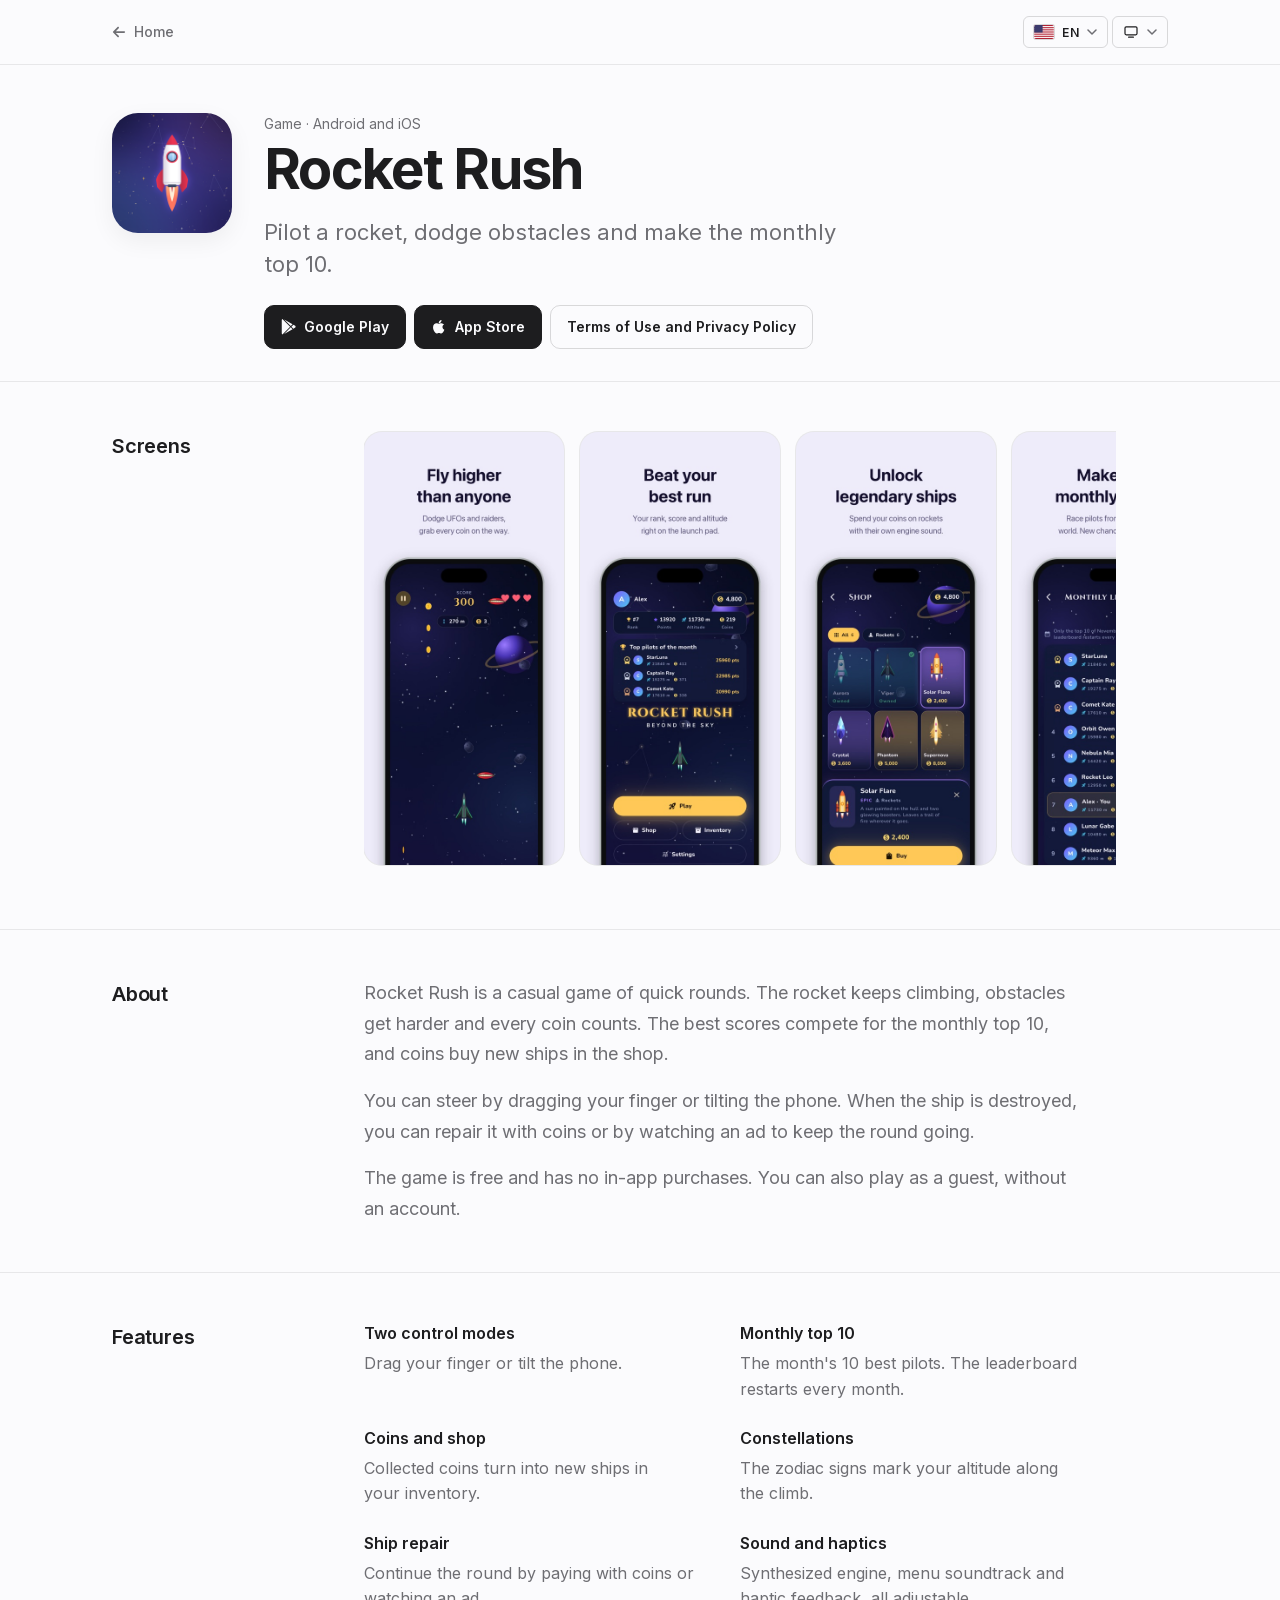
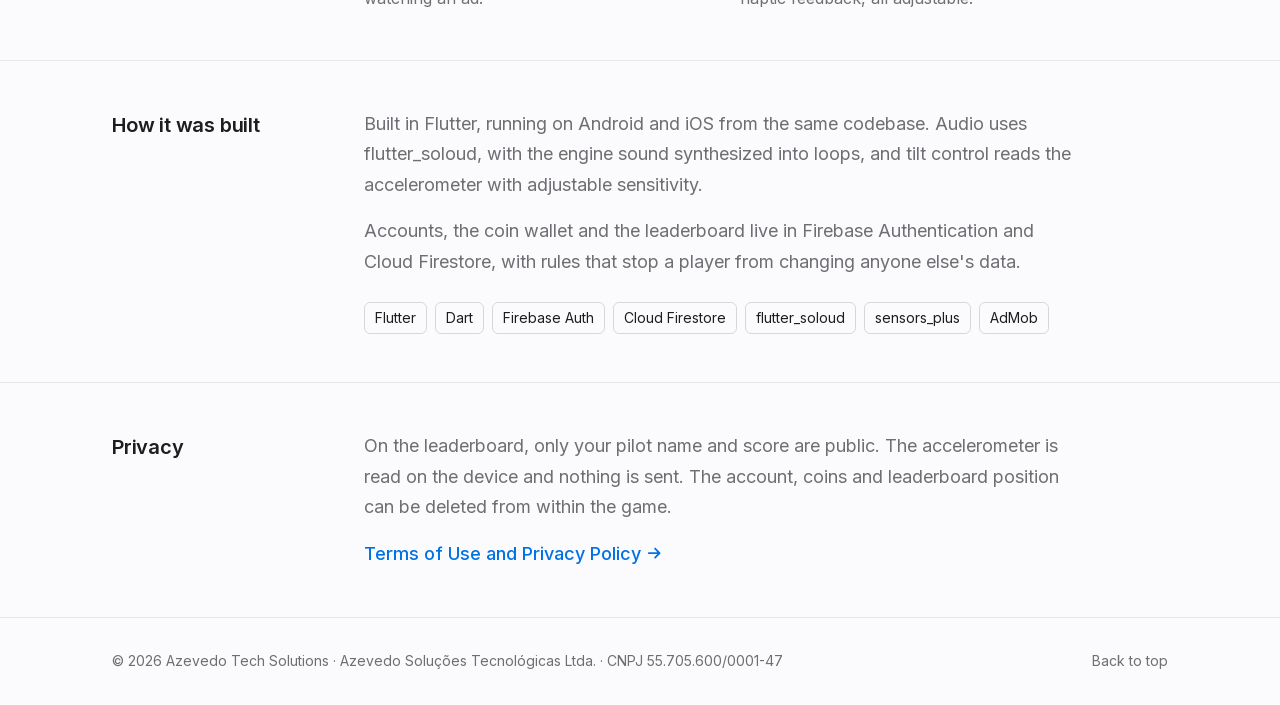
<file: projects/rocketrush/index.html>
<!DOCTYPE html>
<html lang="pt">

<head>
    <meta charset="UTF-8">
    <meta name="viewport" content="width=device-width, initial-scale=1.0">
    <meta name="author" content="Eduardo Azevedo">
    <title>Rocket Rush: jogo de foguete grátis para Android e iOS</title>
    <meta name="description" content="Pilote um foguete, desvie dos obstáculos, junte moedas para liberar novas naves e dispute o top 10 do mês. Jogue grátis no Android e no iOS.">
    <meta name="robots" content="index, follow, max-image-preview:large">
    <meta name="theme-color" content="#fbfbfd" media="(prefers-color-scheme: light)">
    <meta name="theme-color" content="#0f0f11" media="(prefers-color-scheme: dark)">

    <link rel="alternate" hreflang="pt" href="https://azevedotech.dev/projects/rocketrush/?lang=pt">
    <link rel="alternate" hreflang="en" href="https://azevedotech.dev/projects/rocketrush/?lang=en">
    <link rel="alternate" hreflang="es" href="https://azevedotech.dev/projects/rocketrush/?lang=es">
    <link rel="alternate" hreflang="x-default" href="https://azevedotech.dev/projects/rocketrush/?lang=en">

    <meta property="og:type" content="website">
    <meta property="og:site_name" content="Azevedo Tech Solutions">
    <meta property="og:url" content="https://azevedotech.dev/projects/rocketrush/">
    <meta property="og:title" content="Rocket Rush: jogo de foguete grátis para Android e iOS">
    <meta property="og:description" content="Pilote um foguete, desvie dos obstáculos, junte moedas para liberar novas naves e dispute o top 10 do mês. Jogue grátis no Android e no iOS.">
    <meta property="og:image" content="https://azevedotech.dev/images/og/rocketrush.png">
    <meta property="og:image:width" content="1200">
    <meta property="og:image:height" content="630">
    <meta property="og:image:alt" content="Rocket Rush | Azevedo Tech Solutions">
    <meta property="og:locale" content="pt_BR">
    <meta property="og:locale:alternate" content="en_US">
    <meta property="og:locale:alternate" content="es_ES">
    <meta name="twitter:card" content="summary_large_image">

    <script type="application/ld+json">
    {
        "@context": "https://schema.org",
        "@type": [
            "SoftwareApplication",
            "VideoGame"
        ],
        "name": "Rocket Rush",
        "url": "https://azevedotech.dev/projects/rocketrush/",
        "description": "Pilote um foguete, desvie dos obstáculos, junte moedas para liberar novas naves e dispute o top 10 do mês. Jogue grátis no Android e no iOS.",
        "image": "https://azevedotech.dev/images/rocketrush.png",
        "operatingSystem": "Android, iOS",
        "applicationCategory": "GameApplication",
        "inLanguage": [
            "pt-BR",
            "en",
            "es"
        ],
        "offers": {
            "@type": "Offer",
            "price": "0",
            "priceCurrency": "BRL"
        },
        "author": {
            "@type": "Person",
            "@id": "https://azevedotech.dev/#eduardo",
            "name": "Eduardo Azevedo",
            "url": "https://azevedotech.dev/"
        },
        "publisher": {
            "@type": "Organization",
            "@id": "https://azevedotech.dev/#organization",
            "name": "Azevedo Tech Solutions",
            "url": "https://azevedotech.dev/"
        },
        "sameAs": [
            "https://play.google.com/store/apps/details?id=dev.azevedotech.rocketgame",
            "https://apps.apple.com/br/app/rocket-rush-beyond-the-sky/id6813871414"
        ],
        "gamePlatform": [
            "Android",
            "iOS"
        ]
    }
    </script>
    <link rel="icon" href="../../images/rocketrush.png" type="image/png">
    <link rel="apple-touch-icon" href="../../images/rocketrush.png" type="image/png">
    <script>
        // Aplica o tema salvo (ou ?theme=) antes da primeira pintura, para a página não piscar.
        (function () {
            try {
                var theme = new URLSearchParams(location.search).get('theme');
                if (theme !== 'light' && theme !== 'dark') theme = localStorage.getItem('theme');
                if (theme === 'light' || theme === 'dark') document.documentElement.dataset.theme = theme;
            } catch (e) { }
        })();
    </script>
    <link rel="stylesheet" href="../../css/styles.css?v=20261021a">
    <link rel="stylesheet" href="../../css/project.css?v=20261012e">
</head>

<body>
    <a class="skip-link" href="#content" data-i18n="ui_skip">Pular para o conteúdo</a>
    <header class="project-topbar">
        <div class="container project-topbar-inner">
            <a class="project-back" href="../../">
                <svg class="icon" viewBox="0 0 448 512" aria-hidden="true"><path d="M9.4 233.4c-12.5 12.5-12.5 32.8 0 45.3l160 160c12.5 12.5 32.8 12.5 45.3 0s12.5-32.8 0-45.3L109.2 288 416 288c17.7 0 32-14.3 32-32s-14.3-32-32-32l-306.7 0L214.6 118.6c12.5-12.5 12.5-32.8 0-45.3s-32.8-12.5-45.3 0l-160 160z"/></svg> <span data-i18n="ui_back">Início</span>
            </a>
            <div class="site-prefs">
                <div class="pref-menu" data-lang-menu></div>
                <div class="pref-menu" data-theme-menu></div>
            </div>
        </div>
    </header>

    <main id="content" tabindex="-1">
        <section class="project-header">
            <div class="container project-header-inner">
                <img class="project-header-icon" src="../../images/thumbs/rocketrush.png" width="120" height="120" fetchpriority="high" alt="Rocket Rush">
                <div>
                    <p class="project-kicker" data-i18n="kicker">Jogo · Android e iOS</p>
                    <h1 translate="no">Rocket Rush</h1>
                    <p class="project-lede" data-i18n="tagline">Pilote um foguete, desvie dos obstáculos e entre no top 10 do mês.</p>
                    <div class="project-actions">
                    <a class="button" href="https://play.google.com/store/apps/details?id=dev.azevedotech.rocketgame" target="_blank" rel="noopener">
                        <svg class="icon" viewBox="0 0 512 512" aria-hidden="true"><path d="M325.3 234.3L104.6 13l280.8 161.2-60.1 60.1zM47 0C34 6.8 25.3 19.2 25.3 35.3v441.3c0 16.1 8.7 28.5 21.7 35.3l256.6-256L47 0zm425.2 225.6l-58.9-34.1-65.7 64.5 65.7 64.5 60.1-34.1c18-14.3 18-46.5-1.2-60.8zM104.6 499l280.8-161.2-60.1-60.1L104.6 499z"/></svg> <span>Google Play</span>
                    </a>
                    <a class="button" href="https://apps.apple.com/br/app/rocket-rush-beyond-the-sky/id6813871414" target="_blank" rel="noopener">
                        <svg class="icon" viewBox="0 0 384 512" aria-hidden="true"><path d="M318.7 268.7c-.2-36.7 16.4-64.4 50-84.8-18.8-26.9-47.2-41.7-84.7-44.6-35.5-2.8-74.3 20.7-88.5 20.7-15 0-49.4-19.7-76.4-19.7C63.3 141.2 4 184.8 4 273.5q0 39.3 14.4 81.2c12.8 36.7 59 126.7 107.2 125.2 25.2-.6 43-17.9 75.8-17.9 31.8 0 48.3 17.9 76.4 17.9 48.6-.7 90.4-82.5 102.6-119.3-65.2-30.7-61.7-90-61.7-91.9zm-56.6-164.2c27.3-32.4 24.8-61.9 24-72.5-24.1 1.4-52 16.4-67.9 34.9-17.5 19.8-27.8 44.3-25.6 71.9 26.1 2 49.9-11.4 69.5-34.3z"/></svg> <span>App Store</span>
                    </a>
                    <a class="button button--ghost" href="termsAndPolicy/">
                        <span data-i18n="ui_terms">Termos de Uso e Política de Privacidade</span>
                    </a>
                    </div>
                </div>
            </div>
        </section>

        <section class="project-block">
            <div class="container project-block-inner">
                <h2 data-i18n="ui_screens">Telas</h2>
                <!-- Imagens de divulgação da App Store; a faixa rola na horizontal e aceita teclado (tabindex) -->
                <div class="project-block-body">
                    <ul class="screens" tabindex="0" aria-label="Capturas de tela do app" data-i18n-aria="ui_screens_label">
                        <li><img src="../../images/screens/rocketrush/pt/1.jpg" data-i18n-src="../../images/screens/rocketrush/{lang}/1.jpg" width="460" height="996" loading="lazy"
                                alt="Partida em andamento" data-i18n-alt="screen_0"></li>
                        <li><img src="../../images/screens/rocketrush/pt/2.jpg" data-i18n-src="../../images/screens/rocketrush/{lang}/2.jpg" width="460" height="996" loading="lazy"
                                alt="Tela inicial com estatísticas e melhores pilotos" data-i18n-alt="screen_1"></li>
                        <li><img src="../../images/screens/rocketrush/pt/3.jpg" data-i18n-src="../../images/screens/rocketrush/{lang}/3.jpg" width="460" height="996" loading="lazy"
                                alt="Loja de foguetes" data-i18n-alt="screen_2"></li>
                        <li><img src="../../images/screens/rocketrush/pt/4.jpg" data-i18n-src="../../images/screens/rocketrush/{lang}/4.jpg" width="460" height="996" loading="lazy"
                                alt="Top 10 do mês" data-i18n-alt="screen_3"></li>
                    </ul>
                </div>
            </div>
        </section>

        <section class="project-block">
            <div class="container project-block-inner">
                <h2 data-i18n="ui_about">Sobre</h2>
                <div class="project-block-body">
                    <p data-i18n="about_0">Rocket Rush é um jogo casual de partidas rápidas. O foguete sobe sem parar, os obstáculos ficam mais difíceis e cada moeda coletada conta. As melhores pontuações disputam o top 10 do mês, e as moedas compram novas naves na loja.</p>
                    <p data-i18n="about_1">Dá para controlar arrastando o dedo ou inclinando o celular. Quando a nave é destruída, ela pode ser consertada com moedas ou assistindo a um anúncio para continuar a partida.</p>
                    <p data-i18n="about_2">O jogo é gratuito e não tem compras dentro do app. Também é possível jogar como convidado, sem conta.</p>
                </div>
            </div>
        </section>

        <section class="project-block">
            <div class="container project-block-inner">
                <h2 data-i18n="ui_features">Recursos</h2>
                <div class="project-block-body">
                    <dl class="feature-list">
                        <div>
                            <dt data-i18n="feature_0_title">Duas formas de controle</dt>
                            <dd data-i18n="feature_0_text">Arrastar o dedo ou inclinar o celular.</dd>
                        </div>
                        <div>
                            <dt data-i18n="feature_1_title">Top 10 do mês</dt>
                            <dd data-i18n="feature_1_text">Os 10 melhores pilotos do mês. O ranking recomeça todo mês.</dd>
                        </div>
                        <div>
                            <dt data-i18n="feature_2_title">Moedas e loja</dt>
                            <dd data-i18n="feature_2_text">As moedas coletadas viram novas naves no inventário.</dd>
                        </div>
                        <div>
                            <dt data-i18n="feature_3_title">Constelações</dt>
                            <dd data-i18n="feature_3_text">Os signos do zodíaco marcam a altitude ao longo da subida.</dd>
                        </div>
                        <div>
                            <dt data-i18n="feature_4_title">Conserto da nave</dt>
                            <dd data-i18n="feature_4_text">Continue a partida pagando com moedas ou assistindo a um anúncio.</dd>
                        </div>
                        <div>
                            <dt data-i18n="feature_5_title">Som e vibração</dt>
                            <dd data-i18n="feature_5_text">Motor sintetizado, trilha nos menus e resposta tátil, tudo ajustável.</dd>
                        </div>
                    </dl>
                </div>
            </div>
        </section>

        <section class="project-block">
            <div class="container project-block-inner">
                <h2 data-i18n="ui_build">Como foi feito</h2>
                <div class="project-block-body">
                    <p data-i18n="build_0">Feito em Flutter, rodando no Android e no iOS a partir do mesmo código. O áudio usa o flutter_soloud, com o som do motor sintetizado em loops, e o controle por inclinação lê o acelerômetro com sensibilidade ajustável.</p>
                    <p data-i18n="build_1">Contas, carteira de moedas e ranking ficam no Firebase Authentication e no Cloud Firestore, com regras que impedem um jogador de alterar os dados de outro.</p>
                    <ul class="stack-list">
                        <li>Flutter</li>
                        <li>Dart</li>
                        <li>Firebase Auth</li>
                        <li>Cloud Firestore</li>
                        <li>flutter_soloud</li>
                        <li>sensors_plus</li>
                        <li>AdMob</li>
                    </ul>
                </div>
            </div>
        </section>

        <section class="project-block">
            <div class="container project-block-inner">
                <h2 data-i18n="ui_privacy">Privacidade</h2>
                <div class="project-block-body">
                    <p data-i18n="privacy">No ranking, só o nome de piloto e a pontuação ficam públicos. O acelerômetro é lido no aparelho e nada é enviado. A conta, as moedas e a posição no ranking podem ser excluídas pelo próprio jogo.</p>
                    <p><a class="text-link" href="termsAndPolicy/"><span data-i18n="ui_terms">Termos de Uso e Política de Privacidade</span><svg class="icon" viewBox="0 0 448 512" aria-hidden="true"><path d="M438.6 278.6c12.5-12.5 12.5-32.8 0-45.3l-160-160c-12.5-12.5-32.8-12.5-45.3 0s-12.5 32.8 0 45.3L338.8 224 32 224c-17.7 0-32 14.3-32 32s14.3 32 32 32l306.7 0L233.4 393.4c-12.5 12.5-12.5 32.8 0 45.3s32.8 12.5 45.3 0l160-160z"/></svg></a></p>
                </div>
            </div>
        </section>
    </main>

    <footer class="site-footer">
        <div class="container site-footer-inner">
            <p>&copy; <span id="current-year">2026</span> <span translate="no">Azevedo Tech Solutions</span><span class="footer-sep"> · </span><span
                    class="footer-cnpj" translate="no">Azevedo Soluções Tecnológicas Ltda.</span><span class="footer-sep"> · </span><span
                    class="footer-cnpj">CNPJ 55.705.600/0001-47</span></p>
            <a href="#top" data-i18n="back_to_top" data-scroll-top>Voltar ao topo</a>
        </div>
    </footer>

    <script>
        window.PROJECT_I18N = {
            "pt": {
                "meta_title": "Rocket Rush: jogo de foguete grátis para Android e iOS",
                "ui_screens": "Telas",
                "ui_screens_label": "Capturas de tela do app",
                "screen_0": "Partida em andamento",
                "screen_1": "Tela inicial com estatísticas e melhores pilotos",
                "screen_2": "Loja de foguetes",
                "screen_3": "Top 10 do mês",
                "meta_description": "Pilote um foguete, desvie dos obstáculos, junte moedas para liberar novas naves e dispute o top 10 do mês. Jogue grátis no Android e no iOS.",
                "ui_skip": "Pular para o conteúdo",
                "ui_no": "Não incluído",
                "ui_terms": "Termos de Uso e Política de Privacidade",
                "about_0": "Rocket Rush é um jogo casual de partidas rápidas. O foguete sobe sem parar, os obstáculos ficam mais difíceis e cada moeda coletada conta. As melhores pontuações disputam o top 10 do mês, e as moedas compram novas naves na loja.",
                "about_1": "Dá para controlar arrastando o dedo ou inclinando o celular. Quando a nave é destruída, ela pode ser consertada com moedas ou assistindo a um anúncio para continuar a partida.",
                "about_2": "O jogo é gratuito e não tem compras dentro do app. Também é possível jogar como convidado, sem conta.",
                "feature_0_title": "Duas formas de controle",
                "feature_0_text": "Arrastar o dedo ou inclinar o celular.",
                "feature_1_title": "Top 10 do mês",
                "feature_1_text": "Os 10 melhores pilotos do mês. O ranking recomeça todo mês.",
                "feature_2_title": "Moedas e loja",
                "feature_2_text": "As moedas coletadas viram novas naves no inventário.",
                "feature_3_title": "Constelações",
                "feature_3_text": "Os signos do zodíaco marcam a altitude ao longo da subida.",
                "feature_4_title": "Conserto da nave",
                "feature_4_text": "Continue a partida pagando com moedas ou assistindo a um anúncio.",
                "feature_5_title": "Som e vibração",
                "feature_5_text": "Motor sintetizado, trilha nos menus e resposta tátil, tudo ajustável.",
                "build_0": "Feito em Flutter, rodando no Android e no iOS a partir do mesmo código. O áudio usa o flutter_soloud, com o som do motor sintetizado em loops, e o controle por inclinação lê o acelerômetro com sensibilidade ajustável.",
                "build_1": "Contas, carteira de moedas e ranking ficam no Firebase Authentication e no Cloud Firestore, com regras que impedem um jogador de alterar os dados de outro.",
                "ui_back": "Início",
                "kicker": "Jogo · Android e iOS",
                "tagline": "Pilote um foguete, desvie dos obstáculos e entre no top 10 do mês.",
                "ui_about": "Sobre",
                "ui_features": "Recursos",
                "ui_build": "Como foi feito",
                "ui_privacy": "Privacidade",
                "privacy": "No ranking, só o nome de piloto e a pontuação ficam públicos. O acelerômetro é lido no aparelho e nada é enviado. A conta, as moedas e a posição no ranking podem ser excluídas pelo próprio jogo.",
                "back_to_top": "Voltar ao topo"
            },
            "en": {
                "meta_title": "Rocket Rush: free rocket game for Android and iOS",
                "ui_screens": "Screens",
                "ui_screens_label": "App screenshots",
                "screen_0": "Round in progress",
                "screen_1": "Home screen with stats and top pilots",
                "screen_2": "Rocket shop",
                "screen_3": "Monthly top 10",
                "meta_description": "Pilot a rocket, dodge obstacles, collect coins to unlock new ships and make the monthly top 10. Play free on Android and iOS.",
                "ui_skip": "Skip to content",
                "ui_no": "Not included",
                "ui_terms": "Terms of Use and Privacy Policy",
                "about_0": "Rocket Rush is a casual game of quick rounds. The rocket keeps climbing, obstacles get harder and every coin counts. The best scores compete for the monthly top 10, and coins buy new ships in the shop.",
                "about_1": "You can steer by dragging your finger or tilting the phone. When the ship is destroyed, you can repair it with coins or by watching an ad to keep the round going.",
                "about_2": "The game is free and has no in-app purchases. You can also play as a guest, without an account.",
                "feature_0_title": "Two control modes",
                "feature_0_text": "Drag your finger or tilt the phone.",
                "feature_1_title": "Monthly top 10",
                "feature_1_text": "The month's 10 best pilots. The leaderboard restarts every month.",
                "feature_2_title": "Coins and shop",
                "feature_2_text": "Collected coins turn into new ships in your inventory.",
                "feature_3_title": "Constellations",
                "feature_3_text": "The zodiac signs mark your altitude along the climb.",
                "feature_4_title": "Ship repair",
                "feature_4_text": "Continue the round by paying with coins or watching an ad.",
                "feature_5_title": "Sound and haptics",
                "feature_5_text": "Synthesized engine, menu soundtrack and haptic feedback, all adjustable.",
                "build_0": "Built in Flutter, running on Android and iOS from the same codebase. Audio uses flutter_soloud, with the engine sound synthesized into loops, and tilt control reads the accelerometer with adjustable sensitivity.",
                "build_1": "Accounts, the coin wallet and the leaderboard live in Firebase Authentication and Cloud Firestore, with rules that stop a player from changing anyone else's data.",
                "ui_back": "Home",
                "kicker": "Game · Android and iOS",
                "tagline": "Pilot a rocket, dodge obstacles and make the monthly top 10.",
                "ui_about": "About",
                "ui_features": "Features",
                "ui_build": "How it was built",
                "ui_privacy": "Privacy",
                "privacy": "On the leaderboard, only your pilot name and score are public. The accelerometer is read on the device and nothing is sent. The account, coins and leaderboard position can be deleted from within the game.",
                "back_to_top": "Back to top"
            },
            "es": {
                "meta_title": "Rocket Rush: juego de cohetes gratis para Android e iOS",
                "ui_screens": "Pantallas",
                "ui_screens_label": "Capturas de pantalla de la app",
                "screen_0": "Partida en curso",
                "screen_1": "Pantalla de inicio con estadísticas y mejores pilotos",
                "screen_2": "Tienda de cohetes",
                "screen_3": "Top 10 del mes",
                "meta_description": "Pilota un cohete, esquiva obstáculos, junta monedas para desbloquear nuevas naves y entra en el top 10 del mes. Juega gratis en Android e iOS.",
                "ui_skip": "Saltar al contenido",
                "ui_no": "No incluido",
                "ui_terms": "Términos de Uso y Política de Privacidad",
                "about_0": "Rocket Rush es un juego casual de partidas rápidas. El cohete sube sin parar, los obstáculos se vuelven más difíciles y cada moneda cuenta. Las mejores puntuaciones compiten por el top 10 del mes, y las monedas compran nuevas naves en la tienda.",
                "about_1": "Puedes controlarlo arrastrando el dedo o inclinando el celular. Cuando la nave es destruida, puedes repararla con monedas o viendo un anuncio para seguir la partida.",
                "about_2": "El juego es gratuito y no tiene compras dentro de la app. También puedes jugar como invitado, sin cuenta.",
                "feature_0_title": "Dos formas de control",
                "feature_0_text": "Arrastrar el dedo o inclinar el celular.",
                "feature_1_title": "Top 10 del mes",
                "feature_1_text": "Los 10 mejores pilotos del mes. El ranking se reinicia cada mes.",
                "feature_2_title": "Monedas y tienda",
                "feature_2_text": "Las monedas recogidas se convierten en nuevas naves en tu inventario.",
                "feature_3_title": "Constelaciones",
                "feature_3_text": "Los signos del zodíaco marcan la altitud a lo largo del ascenso.",
                "feature_4_title": "Reparación de la nave",
                "feature_4_text": "Sigue la partida pagando con monedas o viendo un anuncio.",
                "feature_5_title": "Sonido y vibración",
                "feature_5_text": "Motor sintetizado, música en los menús y respuesta háptica, todo ajustable.",
                "build_0": "Hecho en Flutter, funcionando en Android e iOS con el mismo código. El audio usa flutter_soloud, con el sonido del motor sintetizado en loops, y el control por inclinación lee el acelerómetro con sensibilidad ajustable.",
                "build_1": "Las cuentas, la billetera de monedas y el ranking están en Firebase Authentication y Cloud Firestore, con reglas que impiden que un jugador modifique los datos de otro.",
                "ui_back": "Inicio",
                "kicker": "Juego · Android e iOS",
                "tagline": "Pilota un cohete, esquiva obstáculos y entra en el top 10 del mes.",
                "ui_about": "Acerca de",
                "ui_features": "Funciones",
                "ui_build": "Cómo se hizo",
                "ui_privacy": "Privacidad",
                "privacy": "En el ranking, solo tu nombre de piloto y tu puntuación son públicos. El acelerómetro se lee en el dispositivo y no se envía nada. La cuenta, las monedas y la posición en el ranking se pueden eliminar desde el propio juego.",
                "back_to_top": "Volver arriba"
            }
        };
    </script>
    <script src="../../js/preferences.js?v=20261019a"></script>
    <script src="../../js/project.js?v=20261012b"></script>
</body>

</html>
</file>
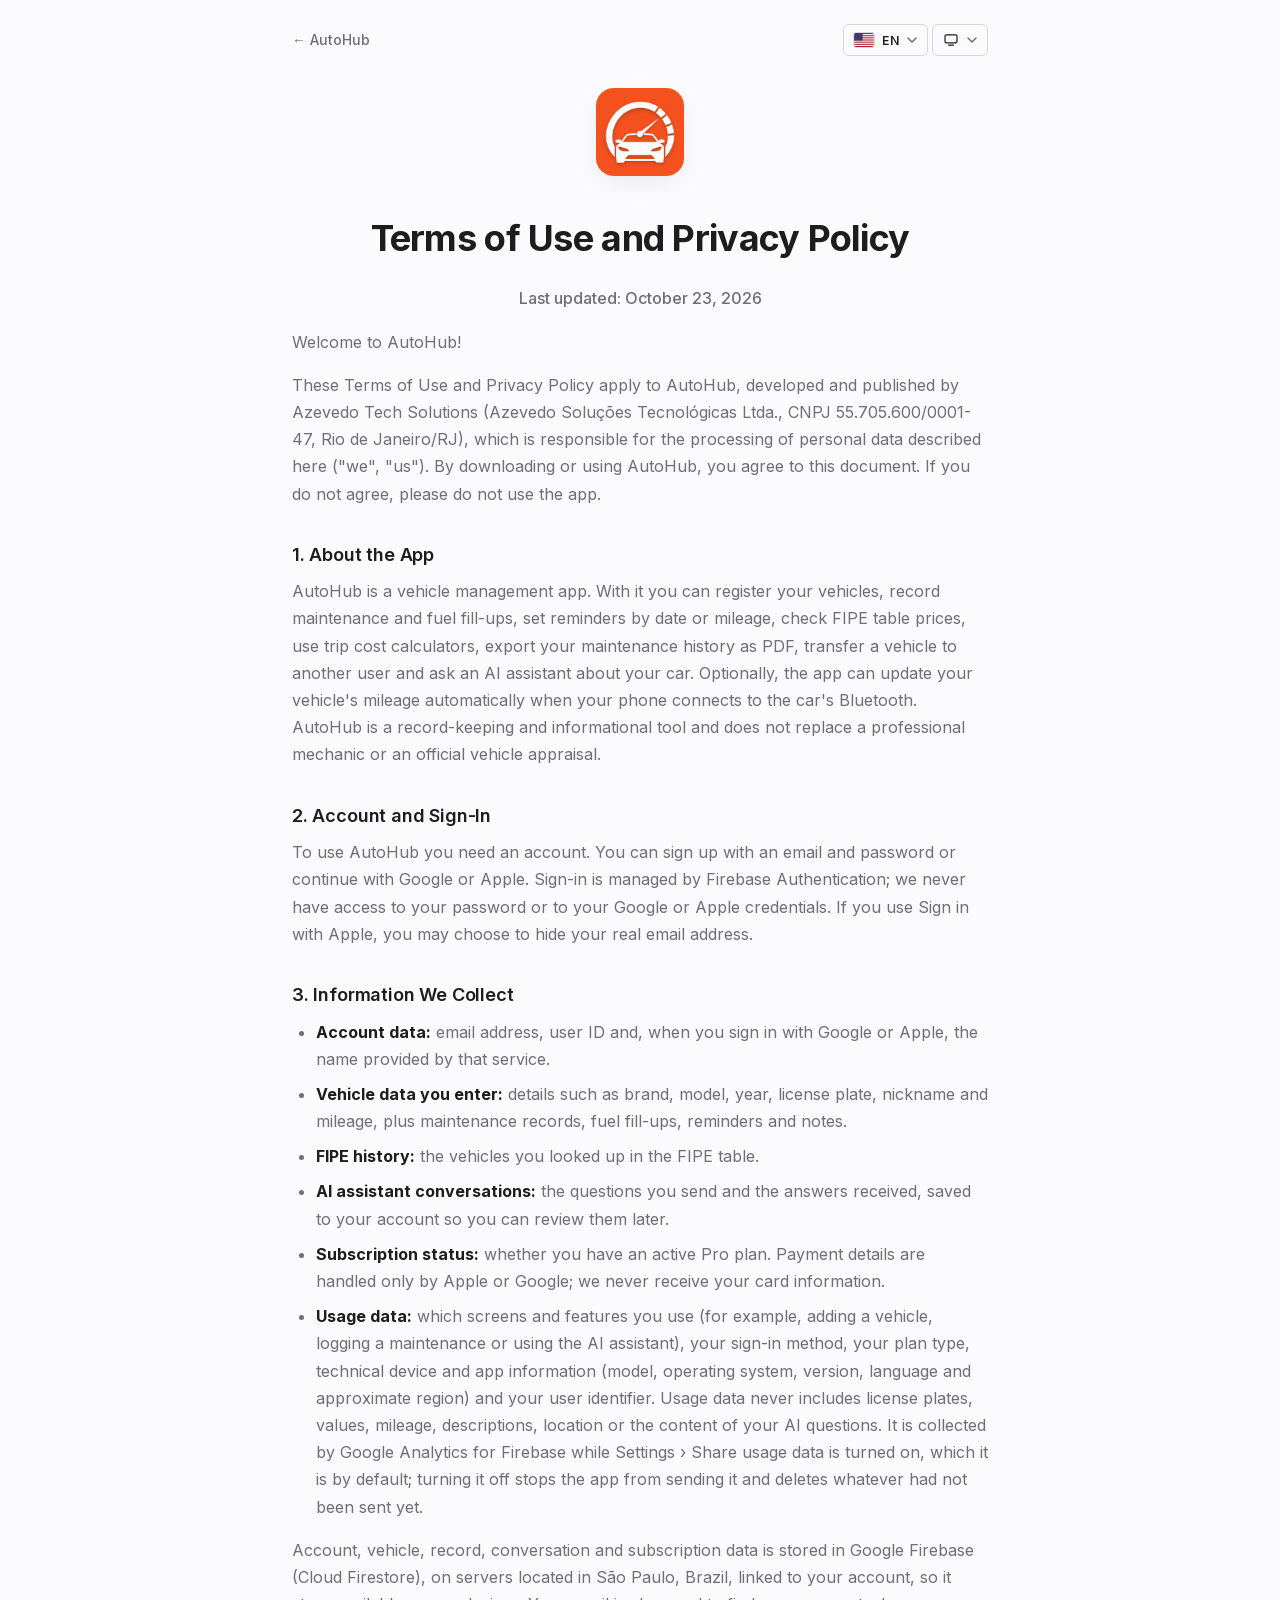
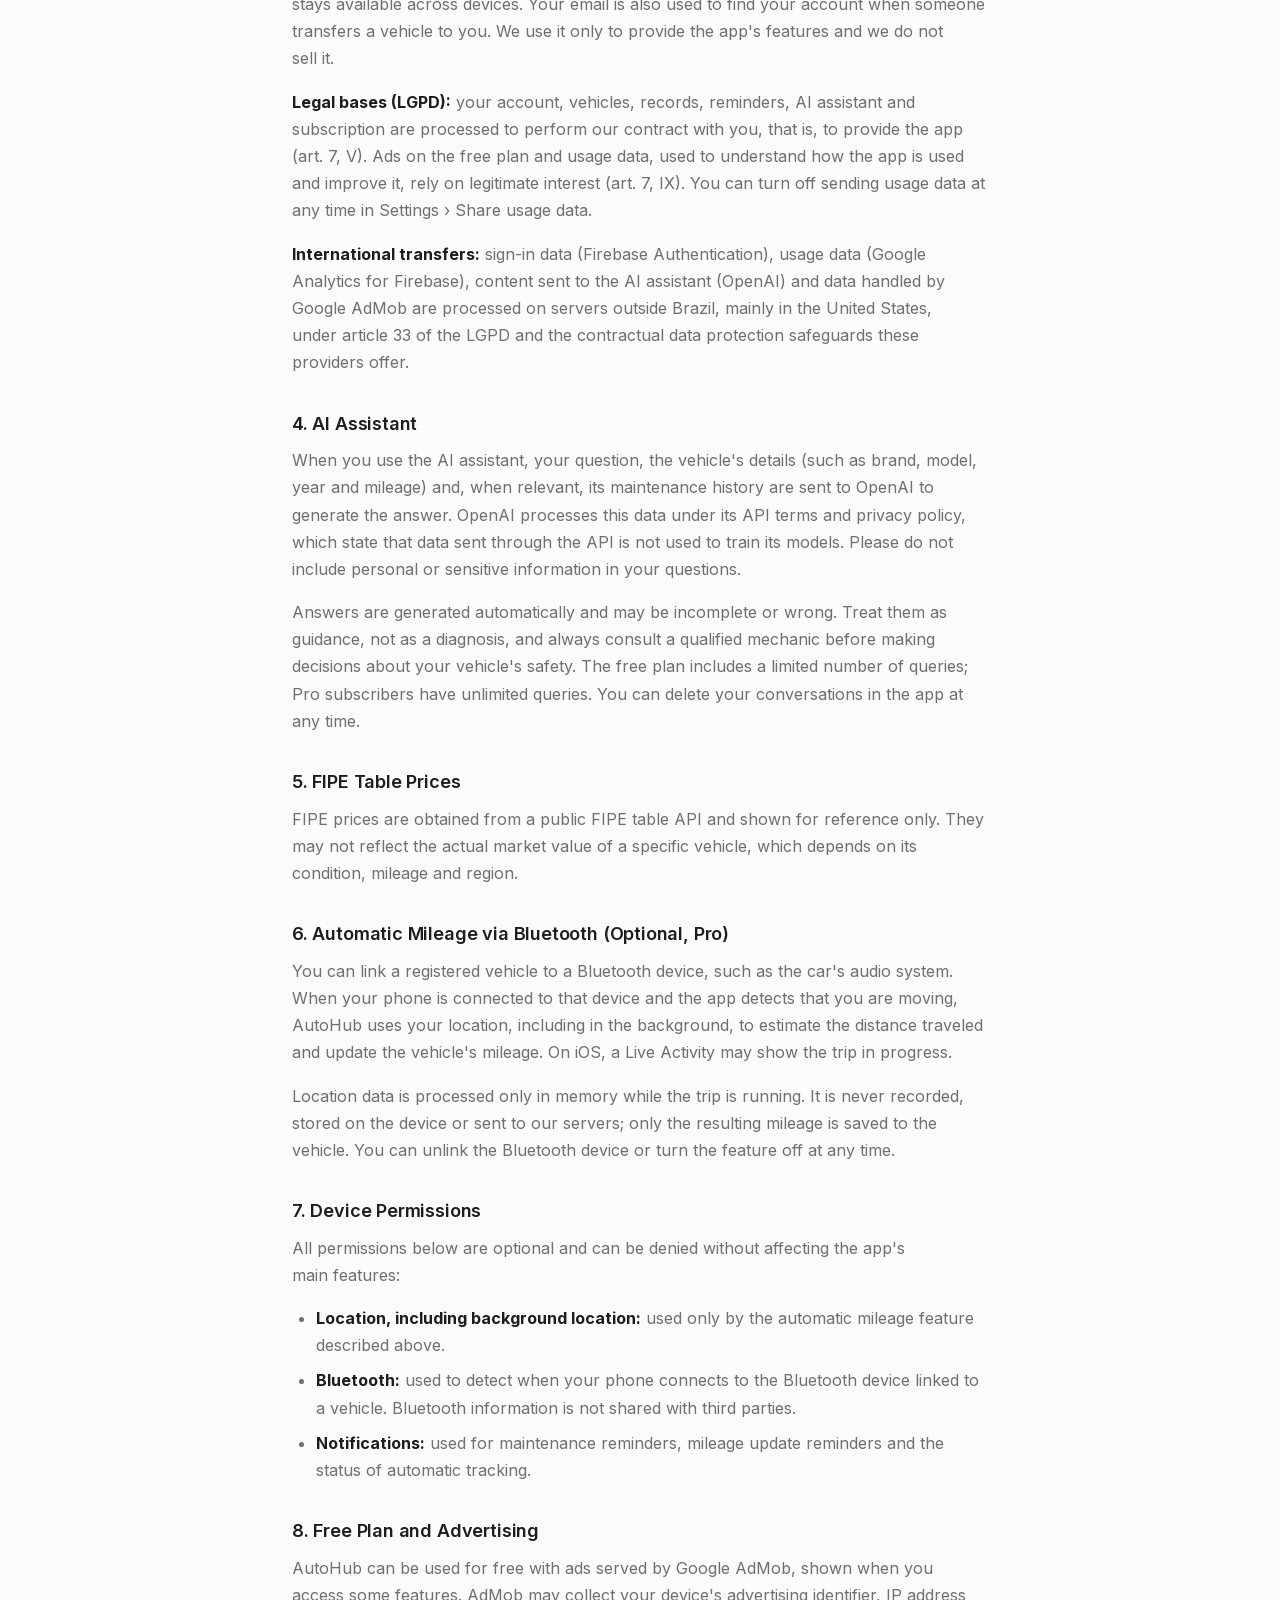
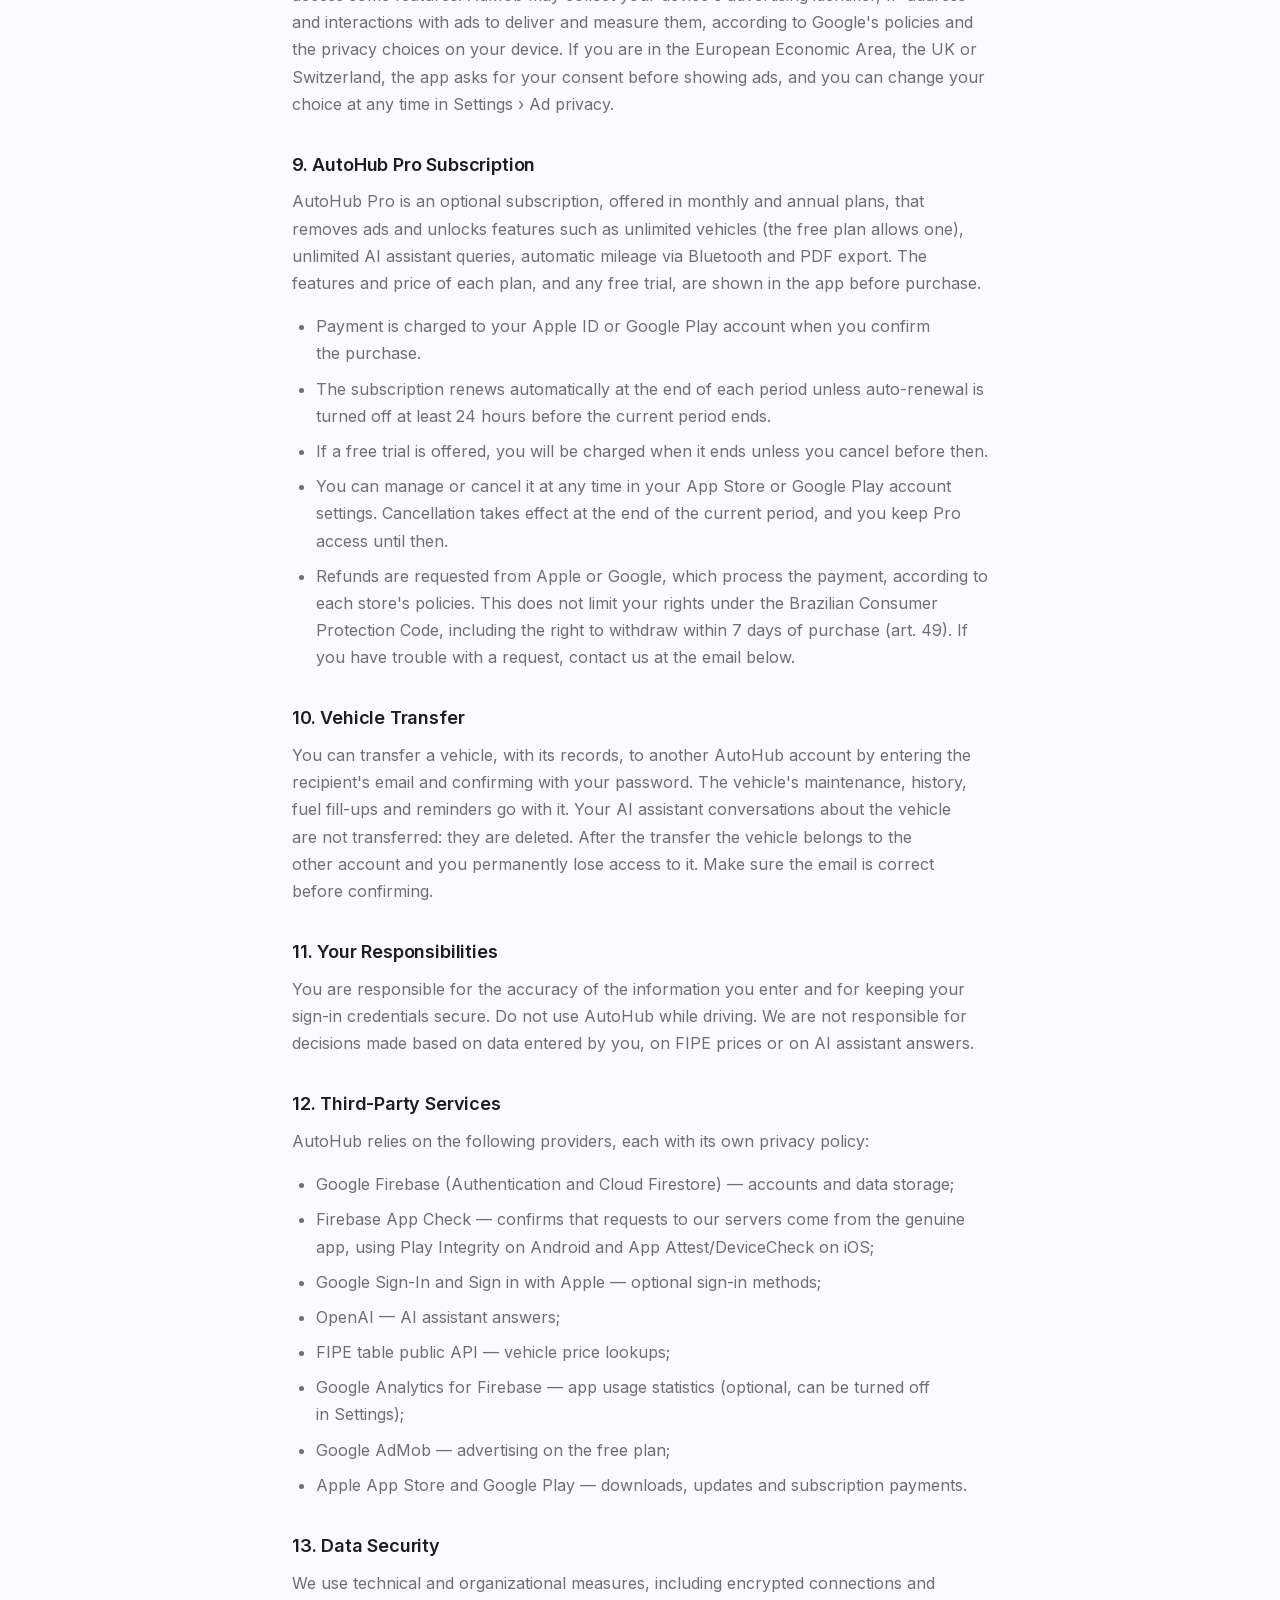
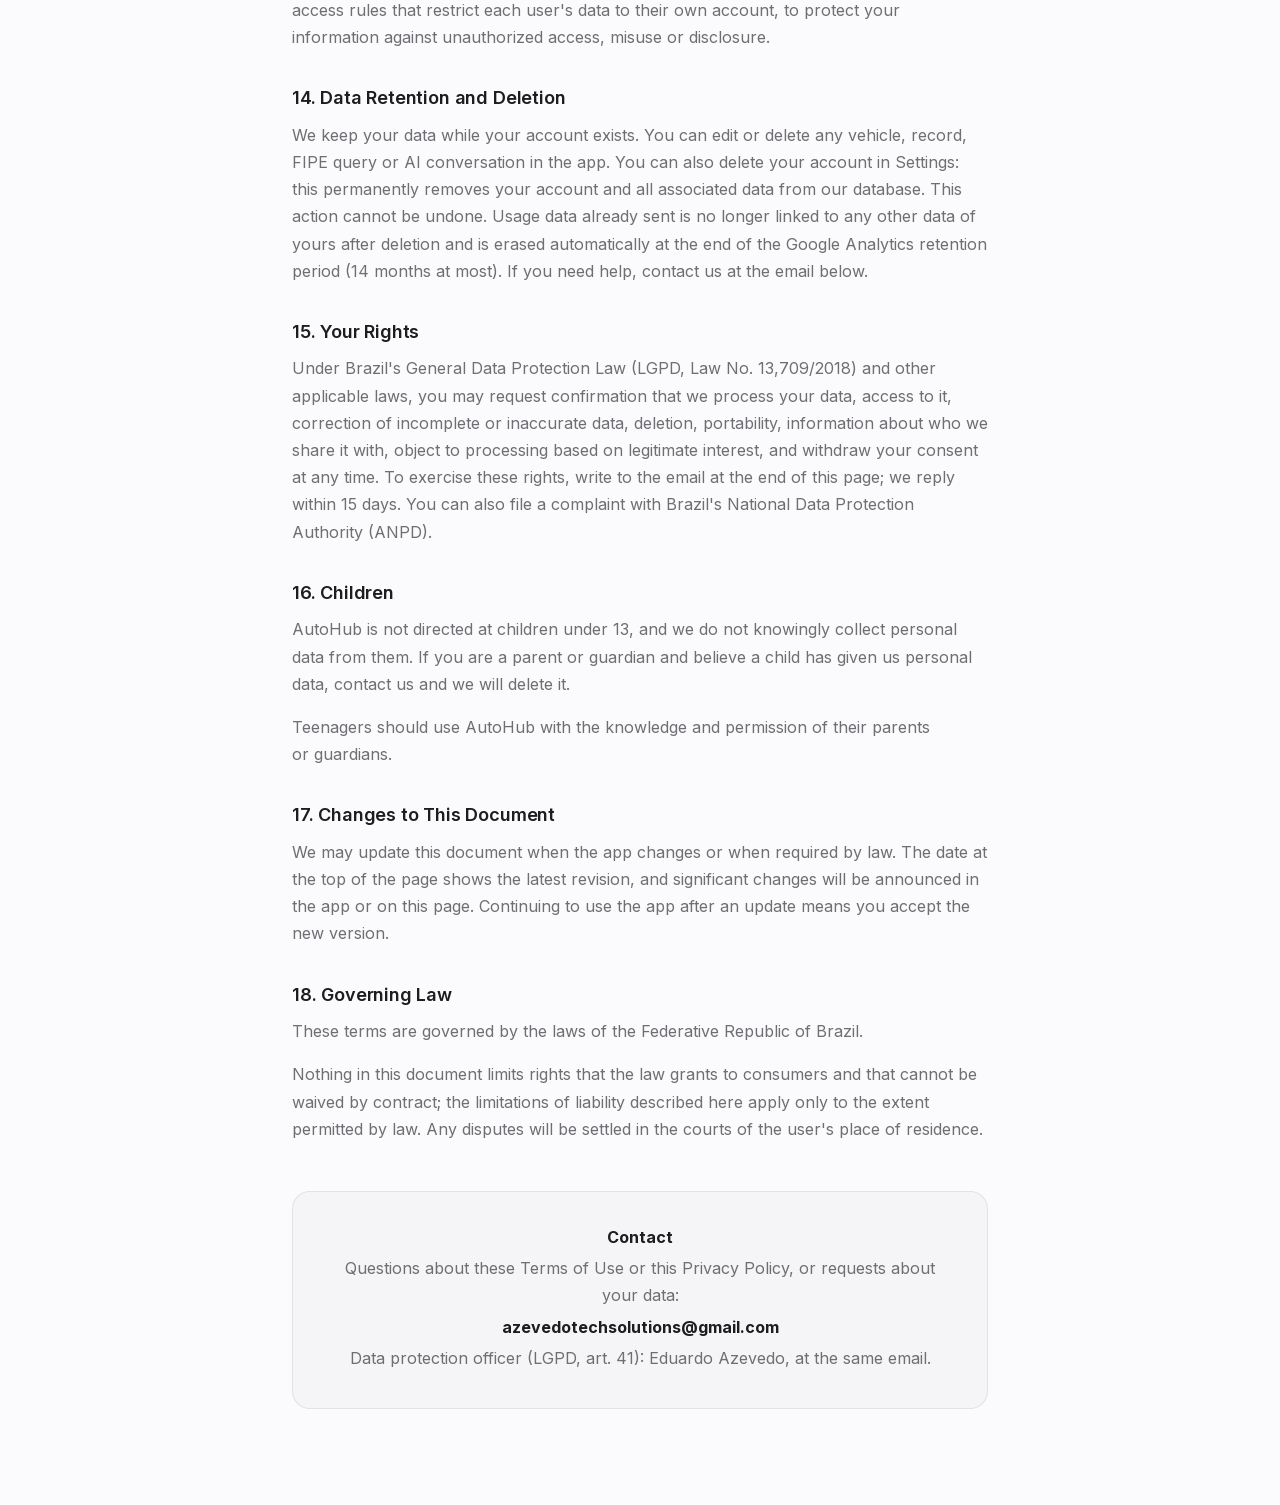
<file: projects/autohub/termsAndPolicy/index.html>
<!DOCTYPE html>
<html lang="pt">

<head>
	<meta charset="UTF-8">
	<meta name="viewport" content="width=device-width, initial-scale=1">
	<meta name="description" content="Termos de Uso e Política de Privacidade do app AutoHub: dados coletados, uso, armazenamento e exclusão da conta.">
	<meta name="theme-color" content="#fbfbfd" media="(prefers-color-scheme: light)">
	<meta name="theme-color" content="#0f0f11" media="(prefers-color-scheme: dark)">
	<title>AutoHub - Termos de Uso e Política de Privacidade</title>
	<link rel="alternate" hreflang="pt" href="https://azevedotech.dev/projects/autohub/termsAndPolicy/?lang=pt">
	<link rel="alternate" hreflang="en" href="https://azevedotech.dev/projects/autohub/termsAndPolicy/?lang=en">
	<link rel="alternate" hreflang="es" href="https://azevedotech.dev/projects/autohub/termsAndPolicy/?lang=es">
	<link rel="alternate" hreflang="x-default" href="https://azevedotech.dev/projects/autohub/termsAndPolicy/?lang=en">
	<link rel="icon" href="../../../images/autohub.png" type="image/png">


	<script>
		// Aplica o tema salvo (ou ?theme=) antes da primeira pintura, para a página não piscar.
		(function () {
			try {
				var theme = new URLSearchParams(location.search).get('theme');
				if (theme !== 'light' && theme !== 'dark') theme = localStorage.getItem('theme');
				if (theme === 'light' || theme === 'dark') document.documentElement.dataset.theme = theme;
			} catch (e) { }
		})();
	</script>
	<link rel="stylesheet" href="../../../css/styles.css?v=20261021a">
	<link rel="stylesheet" href="../../../css/legal.css?v=20261012a">
</head>

<body>
	<header class="legal-topbar">
		<a class="legal-back-link" href="../" data-back-label='{"pt": "AutoHub", "en": "AutoHub", "es": "AutoHub"}'>&larr; <span>AutoHub</span></a>
		<div class="site-prefs">
			<div class="pref-menu" data-lang-menu></div>
			<div class="pref-menu" data-theme-menu></div>
		</div>
	</header>

	<main class="legal-content">
		<article class="legal-doc" data-doc-lang="pt" data-title="AutoHub - Termos de Uso e Política de Privacidade">
			<div class="app-icon">
				<img src="../../../images/thumbs/autohub.png" width="88" height="88" alt="AutoHub">
			</div>
			<h1 class="legal-title">Termos de Uso e Política de Privacidade</h1>
			<p class="last-updated">Última atualização: 23 de outubro de 2026</p>

			<p>Bem-vindo ao AutoHub!</p>
			<p>Estes Termos de Uso e Política de Privacidade se aplicam ao AutoHub, desenvolvido e publicado pela Azevedo Tech Solutions (Azevedo Soluções Tecnológicas Ltda., CNPJ 55.705.600/0001-47, Rio de Janeiro/RJ), responsável pelo tratamento dos dados pessoais descritos aqui ("nós"). Ao baixar ou usar o AutoHub, você concorda com este documento. Se não concordar, por favor, não utilize o aplicativo.</p>

			<h2>1. Sobre o Aplicativo</h2>
			<p>O AutoHub é um aplicativo de gestão veicular. Com ele você cadastra seus veículos, registra manutenções e abastecimentos, cria lembretes por data ou quilometragem, consulta a tabela FIPE, usa calculadoras de custo de viagem, exporta o histórico de manutenções em PDF, transfere um veículo para outro usuário e tira dúvidas com um assistente de IA. Opcionalmente, o app pode atualizar a quilometragem sozinho quando o celular se conecta ao Bluetooth do carro. O AutoHub é uma ferramenta de registro e informação e não substitui um mecânico profissional nem uma avaliação oficial do veículo.</p>

			<h2>2. Conta e Login</h2>
			<p>Para usar o AutoHub é preciso ter uma conta. Você pode se cadastrar com e-mail e senha ou continuar com Google ou Apple. O login é gerenciado pelo Firebase Authentication; nunca temos acesso à sua senha nem às suas credenciais do Google ou da Apple. Ao usar o Iniciar sessão com a Apple, você pode optar por ocultar seu e-mail real.</p>

			<h2>3. Informações que Coletamos</h2>
			<ul>
				<li><strong>Dados da conta:</strong> e-mail, identificador de usuário e, ao entrar com Google ou Apple, o nome informado por esse serviço.</li>
				<li><strong>Dados do veículo que você informa:</strong> dados como marca, modelo, ano, placa, apelido e quilometragem, além de manutenções, abastecimentos, lembretes e observações.</li>
				<li><strong>Histórico FIPE:</strong> os veículos que você consultou na tabela FIPE.</li>
				<li><strong>Conversas com o assistente de IA:</strong> as perguntas enviadas e as respostas recebidas, salvas na sua conta para consulta posterior.</li>
				<li><strong>Status da assinatura:</strong> se você tem um plano Pro ativo. Os dados de pagamento são tratados somente pela Apple ou pelo Google; nunca recebemos as informações do seu cartão.</li>
				<li><strong>Dados de uso:</strong> quais telas e recursos você usa (por exemplo, cadastrar um veículo, registrar uma manutenção ou usar o assistente de IA), o método de login, o tipo de plano, informações técnicas do aparelho e do app (modelo, sistema, versão, idioma e região aproximada) e o seu identificador de usuário. Os dados de uso nunca incluem placas, valores, quilometragem, descrições, localização ou o conteúdo das suas perguntas à IA. Eles são coletados pelo Google Analytics for Firebase enquanto a opção Configurações › Compartilhar dados de uso estiver ativada, o que acontece por padrão; ao desativá-la, o app para de enviá-los e apaga os que ainda não tinham sido enviados.</li>
			</ul>
			<p>Os dados de conta, veículos, registros, conversas e assinatura são armazenados no Google Firebase (Cloud Firestore), em servidores localizados em São Paulo, Brasil, vinculados à sua conta, para que fiquem disponíveis em qualquer dispositivo. Seu e-mail também é usado para encontrar sua conta quando alguém transfere um veículo para você. Usamos essas informações apenas para oferecer os recursos do app e não as vendemos.</p>
			<p><strong>Bases legais (LGPD):</strong> conta, veículos, registros, lembretes, assistente de IA e assinatura são tratados para executar o contrato com você, ou seja, para oferecer o app (art. 7º, V). Os anúncios do plano gratuito e os dados de uso, usados para entender como o app é usado e melhorá-lo, se baseiam no legítimo interesse (art. 7º, IX). Você pode desativar o envio dos dados de uso a qualquer momento em Configurações › Compartilhar dados de uso.</p>
			<p><strong>Transferência internacional:</strong> os dados de login (Firebase Authentication), os dados de uso (Google Analytics for Firebase), o conteúdo enviado ao assistente de IA (OpenAI) e os dados tratados pelo Google AdMob são processados em servidores fora do Brasil, principalmente nos Estados Unidos, conforme o art. 33 da LGPD e as garantias contratuais de proteção de dados oferecidas por esses provedores.</p>

			<h2>4. Assistente de IA</h2>
			<p>Ao usar o assistente de IA, sua pergunta, os dados do veículo (como marca, modelo, ano e quilometragem) e, quando relevante, o histórico de manutenções são enviados à OpenAI para gerar a resposta. A OpenAI trata esses dados conforme seus termos de API e sua política de privacidade, que preveem que dados enviados pela API não são usados para treinar modelos. Não inclua informações pessoais ou sensíveis nas perguntas.</p>
			<p>As respostas são geradas automaticamente e podem estar incompletas ou erradas. Considere-as uma orientação, não um diagnóstico, e sempre consulte um mecânico qualificado antes de tomar decisões sobre a segurança do veículo. O plano gratuito inclui um número limitado de consultas; assinantes Pro têm consultas ilimitadas. Você pode apagar suas conversas no app a qualquer momento.</p>

			<h2>5. Preços da Tabela FIPE</h2>
			<p>Os preços FIPE são obtidos de uma API pública da tabela FIPE e exibidos apenas como referência. Eles podem não refletir o valor real de mercado de um veículo específico, que depende do estado de conservação, da quilometragem e da região.</p>

			<h2>6. Quilometragem Automática via Bluetooth (Opcional, Pro)</h2>
			<p>Você pode vincular um veículo cadastrado a um dispositivo Bluetooth, como a central multimídia do carro. Quando o celular está conectado a esse dispositivo e o app detecta que você está em movimento, o AutoHub usa sua localização, inclusive em segundo plano, para estimar a distância percorrida e atualizar a quilometragem do veículo. No iOS, uma Atividade ao Vivo pode mostrar o trajeto em andamento.</p>
			<p>Os dados de localização são processados apenas em memória enquanto o trajeto acontece. Eles nunca são gravados, armazenados no dispositivo ou enviados aos nossos servidores; somente a quilometragem resultante é salva no veículo. Você pode desvincular o dispositivo Bluetooth ou desativar o recurso a qualquer momento.</p>

			<h2>7. Permissões do Dispositivo</h2>
			<p>Todas as permissões abaixo são opcionais e podem ser negadas sem afetar os recursos principais do app:</p>
			<ul>
				<li><strong>Localização, inclusive em segundo plano:</strong> usada apenas pelo recurso de quilometragem automática descrito acima.</li>
				<li><strong>Bluetooth:</strong> usado para detectar quando o celular se conecta ao dispositivo Bluetooth vinculado a um veículo. As informações de Bluetooth não são compartilhadas com terceiros.</li>
				<li><strong>Notificações:</strong> usadas para lembretes de manutenção, lembretes de atualização de quilometragem e o status do rastreamento automático.</li>
			</ul>

			<h2>8. Plano Gratuito e Publicidade</h2>
			<p>O AutoHub pode ser usado gratuitamente com anúncios do Google AdMob, exibidos ao acessar alguns recursos. O AdMob pode coletar o identificador de publicidade do aparelho, o endereço IP e as interações com os anúncios para exibi-los e medi-los, conforme as políticas do Google e as opções de privacidade do seu dispositivo. Se você estiver no Espaço Econômico Europeu, no Reino Unido ou na Suíça, o app pede seu consentimento antes de exibir anúncios, e você pode mudar sua escolha a qualquer momento em Configurações › Privacidade dos anúncios.</p>

			<h2>9. Assinatura AutoHub Pro</h2>
			<p>O AutoHub Pro é uma assinatura opcional, nos planos mensal e anual, que remove os anúncios e libera recursos como veículos ilimitados (o plano gratuito permite um), consultas ilimitadas ao assistente de IA, quilometragem automática via Bluetooth e exportação em PDF. Os recursos e o preço de cada plano, e eventual período de teste gratuito, são exibidos no app antes da compra.</p>
			<ul>
				<li>O pagamento é cobrado na sua conta Apple ID ou Google Play ao confirmar a compra.</li>
				<li>A assinatura é renovada automaticamente ao fim de cada período, a menos que a renovação automática seja desativada pelo menos 24 horas antes do fim do período atual.</li>
				<li>Se houver teste gratuito, a cobrança acontece ao fim dele, a menos que você cancele antes.</li>
				<li>Você pode gerenciar ou cancelar a qualquer momento nas configurações da sua conta na App Store ou no Google Play. O cancelamento vale ao fim do período atual, e o acesso Pro continua até lá.</li>
				<li>Reembolsos são solicitados à Apple ou ao Google, que processam o pagamento, conforme as políticas de cada loja. Isso não afasta seus direitos previstos no Código de Defesa do Consumidor, inclusive o de desistir da contratação em até 7 dias (art. 49). Se tiver dificuldade com um pedido, fale conosco pelo e-mail abaixo.</li>
			</ul>

			<h2>10. Transferência de Veículo</h2>
			<p>Você pode transferir um veículo, com seus registros, para outra conta do AutoHub informando o e-mail do destinatário e confirmando com sua senha. Manutenções, histórico, abastecimentos e lembretes do veículo vão junto. Suas conversas com o assistente de IA sobre o veículo não são transferidas: elas são apagadas. Após a transferência, o veículo passa a pertencer à outra conta e você perde o acesso a ele permanentemente. Confira o e-mail antes de confirmar.</p>

			<h2>11. Suas Responsabilidades</h2>
			<p>Você é responsável pela exatidão das informações que cadastra e por manter suas credenciais de acesso seguras. Não use o AutoHub enquanto dirige. Não nos responsabilizamos por decisões tomadas com base em dados informados por você, em preços FIPE ou em respostas do assistente de IA.</p>

			<h2>12. Serviços de Terceiros</h2>
			<p>O AutoHub utiliza os seguintes provedores, cada um com sua própria política de privacidade:</p>
			<ul>
				<li>Google Firebase (Authentication e Cloud Firestore) — contas e armazenamento de dados;</li>
				<li>Firebase App Check — confirma que os acessos aos nossos servidores vêm do app original, usando o Play Integrity no Android e o App Attest/DeviceCheck no iOS;</li>
				<li>Login com Google e Iniciar sessão com a Apple — métodos de login opcionais;</li>
				<li>OpenAI — respostas do assistente de IA;</li>
				<li>API pública da tabela FIPE — consulta de preços de veículos;</li>
				<li>Google Analytics for Firebase — estatísticas de uso do app (opcional, pode ser desativado em Configurações);</li>
				<li>Google AdMob — anúncios no plano gratuito;</li>
				<li>Apple App Store e Google Play — download, atualizações e pagamento de assinaturas.</li>
			</ul>

			<h2>13. Segurança dos Dados</h2>
			<p>Adotamos medidas técnicas e organizacionais, incluindo conexões criptografadas e regras de acesso que restringem os dados de cada usuário à própria conta, para proteger suas informações contra acesso não autorizado, uso indevido ou divulgação.</p>

			<h2>14. Retenção e Exclusão de Dados</h2>
			<p>Mantemos seus dados enquanto sua conta existir. Você pode editar ou apagar qualquer veículo, registro, consulta FIPE ou conversa com a IA no app. Também pode excluir sua conta em Configurações: isso remove permanentemente a conta e todos os dados associados do nosso banco de dados. Essa ação não pode ser desfeita. Os dados de uso já enviados não ficam vinculados a nenhum outro dado seu depois da exclusão e são apagados automaticamente ao fim do prazo de retenção do Google Analytics (no máximo 14 meses). Se precisar de ajuda, fale conosco pelo e-mail abaixo.</p>

			<h2>15. Seus Direitos</h2>
			<p>Nos termos da Lei Geral de Proteção de Dados (LGPD, Lei nº 13.709/2018) e demais leis aplicáveis, você pode solicitar a confirmação de que tratamos seus dados, o acesso a eles, a correção de dados incompletos ou desatualizados, a exclusão, a portabilidade, informações sobre com quem os compartilhamos, opor-se a tratamentos baseados em legítimo interesse e revogar seu consentimento a qualquer momento. Para exercer esses direitos, escreva para o e-mail no final desta página; respondemos em até 15 dias. Você também pode apresentar reclamação à Autoridade Nacional de Proteção de Dados (ANPD).</p>

			<h2>16. Crianças</h2>
			<p>O AutoHub não é direcionado a menores de 13 anos e não coletamos intencionalmente dados pessoais dessas crianças. Se você é pai, mãe ou responsável e acredita que uma criança nos forneceu dados pessoais, entre em contato e faremos a exclusão.</p>
			<p>Adolescentes devem usar o AutoHub com o conhecimento e a autorização dos pais ou responsáveis.</p>

			<h2>17. Alterações Neste Documento</h2>
			<p>Podemos atualizar este documento quando o aplicativo mudar ou quando a lei exigir. A data no topo da página indica a revisão mais recente, e alterações relevantes serão comunicadas no aplicativo ou nesta página. Continuar usando o aplicativo após uma atualização significa que você aceita a nova versão.</p>

			<h2>18. Lei Aplicável</h2>
			<p>Estes termos são regidos pelas leis da República Federativa do Brasil.</p>
			<p>Nada neste documento limita direitos que a lei garante ao consumidor e que não podem ser afastados por contrato; as limitações de responsabilidade aqui descritas valem apenas na medida permitida pela lei. Fica eleito o foro do domicílio do usuário para resolver eventuais disputas.</p>

			<div class="contact-section">
				<p><strong>Contato</strong></p>
				<p>Dúvidas sobre estes Termos de Uso ou esta Política de Privacidade, ou solicitações sobre seus dados:</p>
				<p><a href="mailto:azevedotechsolutions@gmail.com"><strong>azevedotechsolutions@gmail.com</strong></a></p>
				<p>Encarregado pelo tratamento de dados pessoais (LGPD, art. 41): Eduardo Azevedo, pelo mesmo e-mail.</p>
			</div>
		</article>

		<article class="legal-doc" data-doc-lang="en" data-title="AutoHub - Terms of Use and Privacy Policy">
			<div class="app-icon">
				<img src="../../../images/thumbs/autohub.png" width="88" height="88" alt="AutoHub">
			</div>
			<h1 class="legal-title">Terms of Use and Privacy Policy</h1>
			<p class="last-updated">Last updated: October 23, 2026</p>

			<p>Welcome to AutoHub!</p>
			<p>These Terms of Use and Privacy Policy apply to AutoHub, developed and published by Azevedo Tech Solutions (Azevedo Soluções Tecnológicas Ltda., CNPJ 55.705.600/0001-47, Rio de Janeiro/RJ), which is responsible for the processing of personal data described here ("we", "us"). By downloading or using AutoHub, you agree to this document. If you do not agree, please do not use the app.</p>

			<h2>1. About the App</h2>
			<p>AutoHub is a vehicle management app. With it you can register your vehicles, record maintenance and fuel fill-ups, set reminders by date or mileage, check FIPE table prices, use trip cost calculators, export your maintenance history as PDF, transfer a vehicle to another user and ask an AI assistant about your car. Optionally, the app can update your vehicle's mileage automatically when your phone connects to the car's Bluetooth. AutoHub is a record-keeping and informational tool and does not replace a professional mechanic or an official vehicle appraisal.</p>

			<h2>2. Account and Sign-In</h2>
			<p>To use AutoHub you need an account. You can sign up with an email and password or continue with Google or Apple. Sign-in is managed by Firebase Authentication; we never have access to your password or to your Google or Apple credentials. If you use Sign in with Apple, you may choose to hide your real email address.</p>

			<h2>3. Information We Collect</h2>
			<ul>
				<li><strong>Account data:</strong> email address, user ID and, when you sign in with Google or Apple, the name provided by that service.</li>
				<li><strong>Vehicle data you enter:</strong> details such as brand, model, year, license plate, nickname and mileage, plus maintenance records, fuel fill-ups, reminders and notes.</li>
				<li><strong>FIPE history:</strong> the vehicles you looked up in the FIPE table.</li>
				<li><strong>AI assistant conversations:</strong> the questions you send and the answers received, saved to your account so you can review them later.</li>
				<li><strong>Subscription status:</strong> whether you have an active Pro plan. Payment details are handled only by Apple or Google; we never receive your card information.</li>
				<li><strong>Usage data:</strong> which screens and features you use (for example, adding a vehicle, logging a maintenance or using the AI assistant), your sign-in method, your plan type, technical device and app information (model, operating system, version, language and approximate region) and your user identifier. Usage data never includes license plates, values, mileage, descriptions, location or the content of your AI questions. It is collected by Google Analytics for Firebase while Settings › Share usage data is turned on, which it is by default; turning it off stops the app from sending it and deletes whatever had not been sent yet.</li>
			</ul>
			<p>Account, vehicle, record, conversation and subscription data is stored in Google Firebase (Cloud Firestore), on servers located in São Paulo, Brazil, linked to your account, so it stays available across devices. Your email is also used to find your account when someone transfers a vehicle to you. We use it only to provide the app's features and we do not sell it.</p>
			<p><strong>Legal bases (LGPD):</strong> your account, vehicles, records, reminders, AI assistant and subscription are processed to perform our contract with you, that is, to provide the app (art. 7, V). Ads on the free plan and usage data, used to understand how the app is used and improve it, rely on legitimate interest (art. 7, IX). You can turn off sending usage data at any time in Settings › Share usage data.</p>
			<p><strong>International transfers:</strong> sign-in data (Firebase Authentication), usage data (Google Analytics for Firebase), content sent to the AI assistant (OpenAI) and data handled by Google AdMob are processed on servers outside Brazil, mainly in the United States, under article 33 of the LGPD and the contractual data protection safeguards these providers offer.</p>

			<h2>4. AI Assistant</h2>
			<p>When you use the AI assistant, your question, the vehicle's details (such as brand, model, year and mileage) and, when relevant, its maintenance history are sent to OpenAI to generate the answer. OpenAI processes this data under its API terms and privacy policy, which state that data sent through the API is not used to train its models. Please do not include personal or sensitive information in your questions.</p>
			<p>Answers are generated automatically and may be incomplete or wrong. Treat them as guidance, not as a diagnosis, and always consult a qualified mechanic before making decisions about your vehicle's safety. The free plan includes a limited number of queries; Pro subscribers have unlimited queries. You can delete your conversations in the app at any time.</p>

			<h2>5. FIPE Table Prices</h2>
			<p>FIPE prices are obtained from a public FIPE table API and shown for reference only. They may not reflect the actual market value of a specific vehicle, which depends on its condition, mileage and region.</p>

			<h2>6. Automatic Mileage via Bluetooth (Optional, Pro)</h2>
			<p>You can link a registered vehicle to a Bluetooth device, such as the car's audio system. When your phone is connected to that device and the app detects that you are moving, AutoHub uses your location, including in the background, to estimate the distance traveled and update the vehicle's mileage. On iOS, a Live Activity may show the trip in progress.</p>
			<p>Location data is processed only in memory while the trip is running. It is never recorded, stored on the device or sent to our servers; only the resulting mileage is saved to the vehicle. You can unlink the Bluetooth device or turn the feature off at any time.</p>

			<h2>7. Device Permissions</h2>
			<p>All permissions below are optional and can be denied without affecting the app's main features:</p>
			<ul>
				<li><strong>Location, including background location:</strong> used only by the automatic mileage feature described above.</li>
				<li><strong>Bluetooth:</strong> used to detect when your phone connects to the Bluetooth device linked to a vehicle. Bluetooth information is not shared with third parties.</li>
				<li><strong>Notifications:</strong> used for maintenance reminders, mileage update reminders and the status of automatic tracking.</li>
			</ul>

			<h2>8. Free Plan and Advertising</h2>
			<p>AutoHub can be used for free with ads served by Google AdMob, shown when you access some features. AdMob may collect your device's advertising identifier, IP address and interactions with ads to deliver and measure them, according to Google's policies and the privacy choices on your device. If you are in the European Economic Area, the UK or Switzerland, the app asks for your consent before showing ads, and you can change your choice at any time in Settings › Ad privacy.</p>

			<h2>9. AutoHub Pro Subscription</h2>
			<p>AutoHub Pro is an optional subscription, offered in monthly and annual plans, that removes ads and unlocks features such as unlimited vehicles (the free plan allows one), unlimited AI assistant queries, automatic mileage via Bluetooth and PDF export. The features and price of each plan, and any free trial, are shown in the app before purchase.</p>
			<ul>
				<li>Payment is charged to your Apple ID or Google Play account when you confirm the purchase.</li>
				<li>The subscription renews automatically at the end of each period unless auto-renewal is turned off at least 24 hours before the current period ends.</li>
				<li>If a free trial is offered, you will be charged when it ends unless you cancel before then.</li>
				<li>You can manage or cancel it at any time in your App Store or Google Play account settings. Cancellation takes effect at the end of the current period, and you keep Pro access until then.</li>
				<li>Refunds are requested from Apple or Google, which process the payment, according to each store's policies. This does not limit your rights under the Brazilian Consumer Protection Code, including the right to withdraw within 7 days of purchase (art. 49). If you have trouble with a request, contact us at the email below.</li>
			</ul>

			<h2>10. Vehicle Transfer</h2>
			<p>You can transfer a vehicle, with its records, to another AutoHub account by entering the recipient's email and confirming with your password. The vehicle's maintenance, history, fuel fill-ups and reminders go with it. Your AI assistant conversations about the vehicle are not transferred: they are deleted. After the transfer the vehicle belongs to the other account and you permanently lose access to it. Make sure the email is correct before confirming.</p>

			<h2>11. Your Responsibilities</h2>
			<p>You are responsible for the accuracy of the information you enter and for keeping your sign-in credentials secure. Do not use AutoHub while driving. We are not responsible for decisions made based on data entered by you, on FIPE prices or on AI assistant answers.</p>

			<h2>12. Third-Party Services</h2>
			<p>AutoHub relies on the following providers, each with its own privacy policy:</p>
			<ul>
				<li>Google Firebase (Authentication and Cloud Firestore) — accounts and data storage;</li>
				<li>Firebase App Check — confirms that requests to our servers come from the genuine app, using Play Integrity on Android and App Attest/DeviceCheck on iOS;</li>
				<li>Google Sign-In and Sign in with Apple — optional sign-in methods;</li>
				<li>OpenAI — AI assistant answers;</li>
				<li>FIPE table public API — vehicle price lookups;</li>
				<li>Google Analytics for Firebase — app usage statistics (optional, can be turned off in Settings);</li>
				<li>Google AdMob — advertising on the free plan;</li>
				<li>Apple App Store and Google Play — downloads, updates and subscription payments.</li>
			</ul>

			<h2>13. Data Security</h2>
			<p>We use technical and organizational measures, including encrypted connections and access rules that restrict each user's data to their own account, to protect your information against unauthorized access, misuse or disclosure.</p>

			<h2>14. Data Retention and Deletion</h2>
			<p>We keep your data while your account exists. You can edit or delete any vehicle, record, FIPE query or AI conversation in the app. You can also delete your account in Settings: this permanently removes your account and all associated data from our database. This action cannot be undone. Usage data already sent is no longer linked to any other data of yours after deletion and is erased automatically at the end of the Google Analytics retention period (14 months at most). If you need help, contact us at the email below.</p>

			<h2>15. Your Rights</h2>
			<p>Under Brazil's General Data Protection Law (LGPD, Law No. 13,709/2018) and other applicable laws, you may request confirmation that we process your data, access to it, correction of incomplete or inaccurate data, deletion, portability, information about who we share it with, object to processing based on legitimate interest, and withdraw your consent at any time. To exercise these rights, write to the email at the end of this page; we reply within 15 days. You can also file a complaint with Brazil's National Data Protection Authority (ANPD).</p>

			<h2>16. Children</h2>
			<p>AutoHub is not directed at children under 13, and we do not knowingly collect personal data from them. If you are a parent or guardian and believe a child has given us personal data, contact us and we will delete it.</p>
			<p>Teenagers should use AutoHub with the knowledge and permission of their parents or guardians.</p>

			<h2>17. Changes to This Document</h2>
			<p>We may update this document when the app changes or when required by law. The date at the top of the page shows the latest revision, and significant changes will be announced in the app or on this page. Continuing to use the app after an update means you accept the new version.</p>

			<h2>18. Governing Law</h2>
			<p>These terms are governed by the laws of the Federative Republic of Brazil.</p>
			<p>Nothing in this document limits rights that the law grants to consumers and that cannot be waived by contract; the limitations of liability described here apply only to the extent permitted by law. Any disputes will be settled in the courts of the user's place of residence.</p>

			<div class="contact-section">
				<p><strong>Contact</strong></p>
				<p>Questions about these Terms of Use or this Privacy Policy, or requests about your data:</p>
				<p><a href="mailto:azevedotechsolutions@gmail.com"><strong>azevedotechsolutions@gmail.com</strong></a></p>
				<p>Data protection officer (LGPD, art. 41): Eduardo Azevedo, at the same email.</p>
			</div>
		</article>

		<article class="legal-doc" data-doc-lang="es" data-title="AutoHub - Términos de Uso y Política de Privacidad">
			<div class="app-icon">
				<img src="../../../images/thumbs/autohub.png" width="88" height="88" alt="AutoHub">
			</div>
			<h1 class="legal-title">Términos de Uso y Política de Privacidad</h1>
			<p class="last-updated">Última actualización: 23 de octubre de 2026</p>

			<p>¡Bienvenido a AutoHub!</p>
			<p>Estos Términos de Uso y Política de Privacidad se aplican a AutoHub, desarrollado y publicado por Azevedo Tech Solutions (Azevedo Soluções Tecnológicas Ltda., CNPJ 55.705.600/0001-47, Rio de Janeiro/RJ), responsable del tratamiento de los datos personales descritos aquí ("nosotros"). Al descargar o usar AutoHub, aceptas este documento. Si no estás de acuerdo, por favor no utilices la aplicación.</p>

			<h2>1. Sobre la Aplicación</h2>
			<p>AutoHub es una aplicación de gestión vehicular. Con ella registras tus vehículos, anotas mantenimientos y cargas de combustible, creas recordatorios por fecha o kilometraje, consultas la tabla FIPE, usas calculadoras de costo de viaje, exportas el historial de mantenimientos en PDF, transfieres un vehículo a otro usuario y resuelves dudas con un asistente de IA. De forma opcional, la app puede actualizar el kilometraje sola cuando el celular se conecta al Bluetooth del auto. AutoHub es una herramienta de registro e información y no sustituye a un mecánico profesional ni a una tasación oficial del vehículo.</p>

			<h2>2. Cuenta e Inicio de Sesión</h2>
			<p>Para usar AutoHub necesitas una cuenta. Puedes registrarte con correo y contraseña o continuar con Google o Apple. El inicio de sesión lo gestiona Firebase Authentication; nunca tenemos acceso a tu contraseña ni a tus credenciales de Google o Apple. Si usas Iniciar sesión con Apple, puedes elegir ocultar tu correo real.</p>

			<h2>3. Información que Recopilamos</h2>
			<ul>
				<li><strong>Datos de la cuenta:</strong> correo, identificador de usuario y, al entrar con Google o Apple, el nombre que proporciona ese servicio.</li>
				<li><strong>Datos del vehículo que ingresas:</strong> datos como marca, modelo, año, patente, apodo y kilometraje, además de mantenimientos, cargas de combustible, recordatorios y notas.</li>
				<li><strong>Historial FIPE:</strong> los vehículos que consultaste en la tabla FIPE.</li>
				<li><strong>Conversaciones con el asistente de IA:</strong> las preguntas enviadas y las respuestas recibidas, guardadas en tu cuenta para que puedas revisarlas después.</li>
				<li><strong>Estado de la suscripción:</strong> si tienes un plan Pro activo. Los datos de pago los gestionan solo Apple o Google; nunca recibimos la información de tu tarjeta.</li>
				<li><strong>Datos de uso:</strong> qué pantallas y funciones usas (por ejemplo, registrar un vehículo, anotar un mantenimiento o usar el asistente de IA), el método de inicio de sesión, el tipo de plan, información técnica del dispositivo y de la app (modelo, sistema, versión, idioma y región aproximada) y tu identificador de usuario. Los datos de uso nunca incluyen matrículas, valores, kilometraje, descripciones, ubicación ni el contenido de tus preguntas a la IA. Los recopila Google Analytics for Firebase mientras la opción Ajustes › Compartir datos de uso esté activada, lo que ocurre por defecto; al desactivarla, la app deja de enviarlos y borra los que aún no se habían enviado.</li>
			</ul>
			<p>Los datos de la cuenta, los vehículos, los registros, las conversaciones y la suscripción se almacenan en Google Firebase (Cloud Firestore), en servidores ubicados en São Paulo, Brasil, vinculados a tu cuenta, para que estén disponibles en cualquier dispositivo. Tu correo también se usa para encontrar tu cuenta cuando alguien te transfiere un vehículo. Los usamos solo para ofrecer las funciones de la app y no los vendemos.</p>
			<p><strong>Bases legales (LGPD):</strong> la cuenta, los vehículos, los registros, los recordatorios, el asistente de IA y la suscripción se tratan para ejecutar el contrato contigo, es decir, para ofrecer la app (art. 7, V). Los anuncios del plan gratuito y los datos de uso, usados para entender cómo se usa la app y mejorarla, se basan en el interés legítimo (art. 7, IX). Puedes desactivar el envío de los datos de uso en cualquier momento en Ajustes › Compartir datos de uso.</p>
			<p><strong>Transferencia internacional:</strong> los datos de inicio de sesión (Firebase Authentication), los datos de uso (Google Analytics for Firebase), el contenido enviado al asistente de IA (OpenAI) y los datos que trata Google AdMob se procesan en servidores fuera de Brasil, principalmente en Estados Unidos, conforme al artículo 33 de la LGPD y las garantías contractuales de protección de datos que ofrecen estos proveedores.</p>

			<h2>4. Asistente de IA</h2>
			<p>Al usar el asistente de IA, tu pregunta, los datos del vehículo (como marca, modelo, año y kilometraje) y, cuando corresponde, su historial de mantenimientos se envían a OpenAI para generar la respuesta. OpenAI trata estos datos según sus términos de API y su política de privacidad, que establecen que los datos enviados por la API no se usan para entrenar sus modelos. No incluyas información personal o sensible en tus preguntas.</p>
			<p>Las respuestas se generan automáticamente y pueden ser incompletas o incorrectas. Tómalas como una orientación, no como un diagnóstico, y consulta siempre a un mecánico calificado antes de tomar decisiones sobre la seguridad del vehículo. El plan gratuito incluye un número limitado de consultas; los suscriptores Pro tienen consultas ilimitadas. Puedes borrar tus conversaciones en la app cuando quieras.</p>

			<h2>5. Precios de la Tabla FIPE</h2>
			<p>Los precios FIPE se obtienen de una API pública de la tabla FIPE y se muestran solo como referencia. Pueden no reflejar el valor real de mercado de un vehículo concreto, que depende de su estado, su kilometraje y la región.</p>

			<h2>6. Kilometraje Automático por Bluetooth (Opcional, Pro)</h2>
			<p>Puedes vincular un vehículo registrado a un dispositivo Bluetooth, como el equipo de audio del auto. Cuando el celular está conectado a ese dispositivo y la app detecta que estás en movimiento, AutoHub usa tu ubicación, incluso en segundo plano, para estimar la distancia recorrida y actualizar el kilometraje del vehículo. En iOS, una Actividad en Vivo puede mostrar el trayecto en curso.</p>
			<p>Los datos de ubicación se procesan solo en memoria mientras dura el trayecto. Nunca se graban, se guardan en el dispositivo ni se envían a nuestros servidores; solo se guarda el kilometraje resultante en el vehículo. Puedes desvincular el dispositivo Bluetooth o desactivar la función en cualquier momento.</p>

			<h2>7. Permisos del Dispositivo</h2>
			<p>Todos los permisos siguientes son opcionales y pueden denegarse sin afectar las funciones principales de la app:</p>
			<ul>
				<li><strong>Ubicación, incluso en segundo plano:</strong> se usa solo para la función de kilometraje automático descrita arriba.</li>
				<li><strong>Bluetooth:</strong> se usa para detectar cuándo el celular se conecta al dispositivo Bluetooth vinculado a un vehículo. La información de Bluetooth no se comparte con terceros.</li>
				<li><strong>Notificaciones:</strong> se usan para recordatorios de mantenimiento, recordatorios de actualización de kilometraje y el estado del seguimiento automático.</li>
			</ul>

			<h2>8. Plan Gratuito y Publicidad</h2>
			<p>AutoHub puede usarse gratis con anuncios de Google AdMob, que aparecen al acceder a algunas funciones. AdMob puede recopilar el identificador de publicidad del dispositivo, la dirección IP y las interacciones con los anuncios para mostrarlos y medirlos, según las políticas de Google y las opciones de privacidad de tu dispositivo. Si estás en el Espacio Económico Europeo, el Reino Unido o Suiza, la app te pide tu consentimiento antes de mostrar anuncios, y puedes cambiar tu elección en cualquier momento en los ajustes de la app (Ad privacy).</p>

			<h2>9. Suscripción AutoHub Pro</h2>
			<p>AutoHub Pro es una suscripción opcional, en planes mensual y anual, que elimina los anuncios y desbloquea funciones como vehículos ilimitados (el plan gratuito permite uno), consultas ilimitadas al asistente de IA, kilometraje automático por Bluetooth y exportación en PDF. Las funciones y el precio de cada plan, y cualquier período de prueba gratuito, se muestran en la app antes de la compra.</p>
			<ul>
				<li>El pago se carga a tu cuenta de Apple ID o Google Play al confirmar la compra.</li>
				<li>La suscripción se renueva automáticamente al final de cada período, salvo que desactives la renovación automática al menos 24 horas antes de que termine el período actual.</li>
				<li>Si hay una prueba gratuita, el cobro se realiza al terminar, salvo que canceles antes.</li>
				<li>Puedes gestionarla o cancelarla en cualquier momento en los ajustes de tu cuenta de App Store o Google Play. La cancelación se aplica al final del período actual y mantienes el acceso Pro hasta entonces.</li>
				<li>Los reembolsos se solicitan a Apple o Google, que procesan el pago, según las políticas de cada tienda. Esto no limita tus derechos según el Código de Defensa del Consumidor de Brasil, incluido el de desistir de la compra en un plazo de 7 días (art. 49). Si tienes dificultades con una solicitud, contáctanos por el correo de abajo.</li>
			</ul>

			<h2>10. Transferencia de Vehículo</h2>
			<p>Puedes transferir un vehículo, con sus registros, a otra cuenta de AutoHub indicando el correo del destinatario y confirmando con tu contraseña. Los mantenimientos, el historial, las cargas de combustible y los recordatorios del vehículo se transfieren con él. Tus conversaciones con el asistente de IA sobre el vehículo no se transfieren: se eliminan. Tras la transferencia, el vehículo pertenece a la otra cuenta y pierdes el acceso a él de forma permanente. Verifica el correo antes de confirmar.</p>

			<h2>11. Tus Responsabilidades</h2>
			<p>Eres responsable de la exactitud de la información que ingresas y de mantener seguras tus credenciales de acceso. No uses AutoHub mientras conduces. No somos responsables de decisiones tomadas con base en datos ingresados por ti, en precios FIPE o en respuestas del asistente de IA.</p>

			<h2>12. Servicios de Terceros</h2>
			<p>AutoHub utiliza los siguientes proveedores, cada uno con su propia política de privacidad:</p>
			<ul>
				<li>Google Firebase (Authentication y Cloud Firestore) — cuentas y almacenamiento de datos;</li>
				<li>Firebase App Check — confirma que los accesos a nuestros servidores provienen de la app original, usando Play Integrity en Android y App Attest/DeviceCheck en iOS;</li>
				<li>Inicio de sesión con Google e Iniciar sesión con Apple — métodos de acceso opcionales;</li>
				<li>OpenAI — respuestas del asistente de IA;</li>
				<li>API pública de la tabla FIPE — consulta de precios de vehículos;</li>
				<li>Google Analytics for Firebase — estadísticas de uso de la app (opcional, se puede desactivar en Ajustes);</li>
				<li>Google AdMob — anuncios en el plan gratuito;</li>
				<li>Apple App Store y Google Play — descargas, actualizaciones y pago de suscripciones.</li>
			</ul>

			<h2>13. Seguridad de los Datos</h2>
			<p>Aplicamos medidas técnicas y organizativas, incluidas conexiones cifradas y reglas de acceso que limitan los datos de cada usuario a su propia cuenta, para proteger tu información contra accesos no autorizados, uso indebido o divulgación.</p>

			<h2>14. Conservación y Eliminación de Datos</h2>
			<p>Conservamos tus datos mientras tu cuenta exista. Puedes editar o borrar cualquier vehículo, registro, consulta FIPE o conversación con la IA en la app. También puedes eliminar tu cuenta en Ajustes: esto borra de forma permanente la cuenta y todos los datos asociados de nuestra base de datos. Esta acción no se puede deshacer. Los datos de uso ya enviados dejan de estar vinculados a cualquier otro dato tuyo tras la eliminación y se borran automáticamente al final del plazo de retención de Google Analytics (14 meses como máximo). Si necesitas ayuda, escríbenos al correo indicado abajo.</p>

			<h2>15. Tus Derechos</h2>
			<p>De acuerdo con la Ley General de Protección de Datos de Brasil (LGPD, Ley n.º 13.709/2018) y demás leyes aplicables, puedes solicitar la confirmación de que tratamos tus datos, el acceso a ellos, la corrección de datos incompletos o inexactos, la eliminación, la portabilidad, información sobre con quién los compartimos, oponerte a tratamientos basados en interés legítimo y retirar tu consentimiento en cualquier momento. Para ejercer estos derechos, escribe al correo indicado al final de esta página; respondemos en un plazo de 15 días. También puedes presentar una reclamación ante la Autoridad Nacional de Protección de Datos de Brasil (ANPD).</p>

			<h2>16. Menores de Edad</h2>
			<p>AutoHub no está dirigido a menores de 13 años y no recopilamos intencionalmente datos personales de ellos. Si eres padre, madre o tutor y crees que un menor nos proporcionó datos personales, contáctanos y los eliminaremos.</p>
			<p>Los adolescentes deben usar AutoHub con el conocimiento y la autorización de sus padres o tutores.</p>

			<h2>17. Cambios en Este Documento</h2>
			<p>Podemos actualizar este documento cuando la aplicación cambie o cuando la ley lo exija. La fecha en la parte superior indica la revisión más reciente, y los cambios relevantes se informarán en la aplicación o en esta página. Seguir usando la aplicación después de una actualización significa que aceptas la nueva versión.</p>

			<h2>18. Ley Aplicable</h2>
			<p>Estos términos se rigen por las leyes de la República Federativa de Brasil.</p>
			<p>Nada en este documento limita los derechos que la ley garantiza al consumidor y que no pueden excluirse por contrato; las limitaciones de responsabilidad aquí descritas se aplican solo en la medida permitida por la ley. Cualquier disputa se resolverá en los tribunales del domicilio del usuario.</p>

			<div class="contact-section">
				<p><strong>Contacto</strong></p>
				<p>Preguntas sobre estos Términos de Uso o esta Política de Privacidad, o solicitudes sobre tus datos:</p>
				<p><a href="mailto:azevedotechsolutions@gmail.com"><strong>azevedotechsolutions@gmail.com</strong></a></p>
				<p>Encargado del tratamiento de datos personales (LGPD, art. 41): Eduardo Azevedo, en el mismo correo.</p>
			</div>
		</article>
	</main>

	<script src="../../../js/preferences.js?v=20261019a"></script>
	<script src="../../../js/legal.js?v=20261012a"></script>
</body>

</html>
</file>
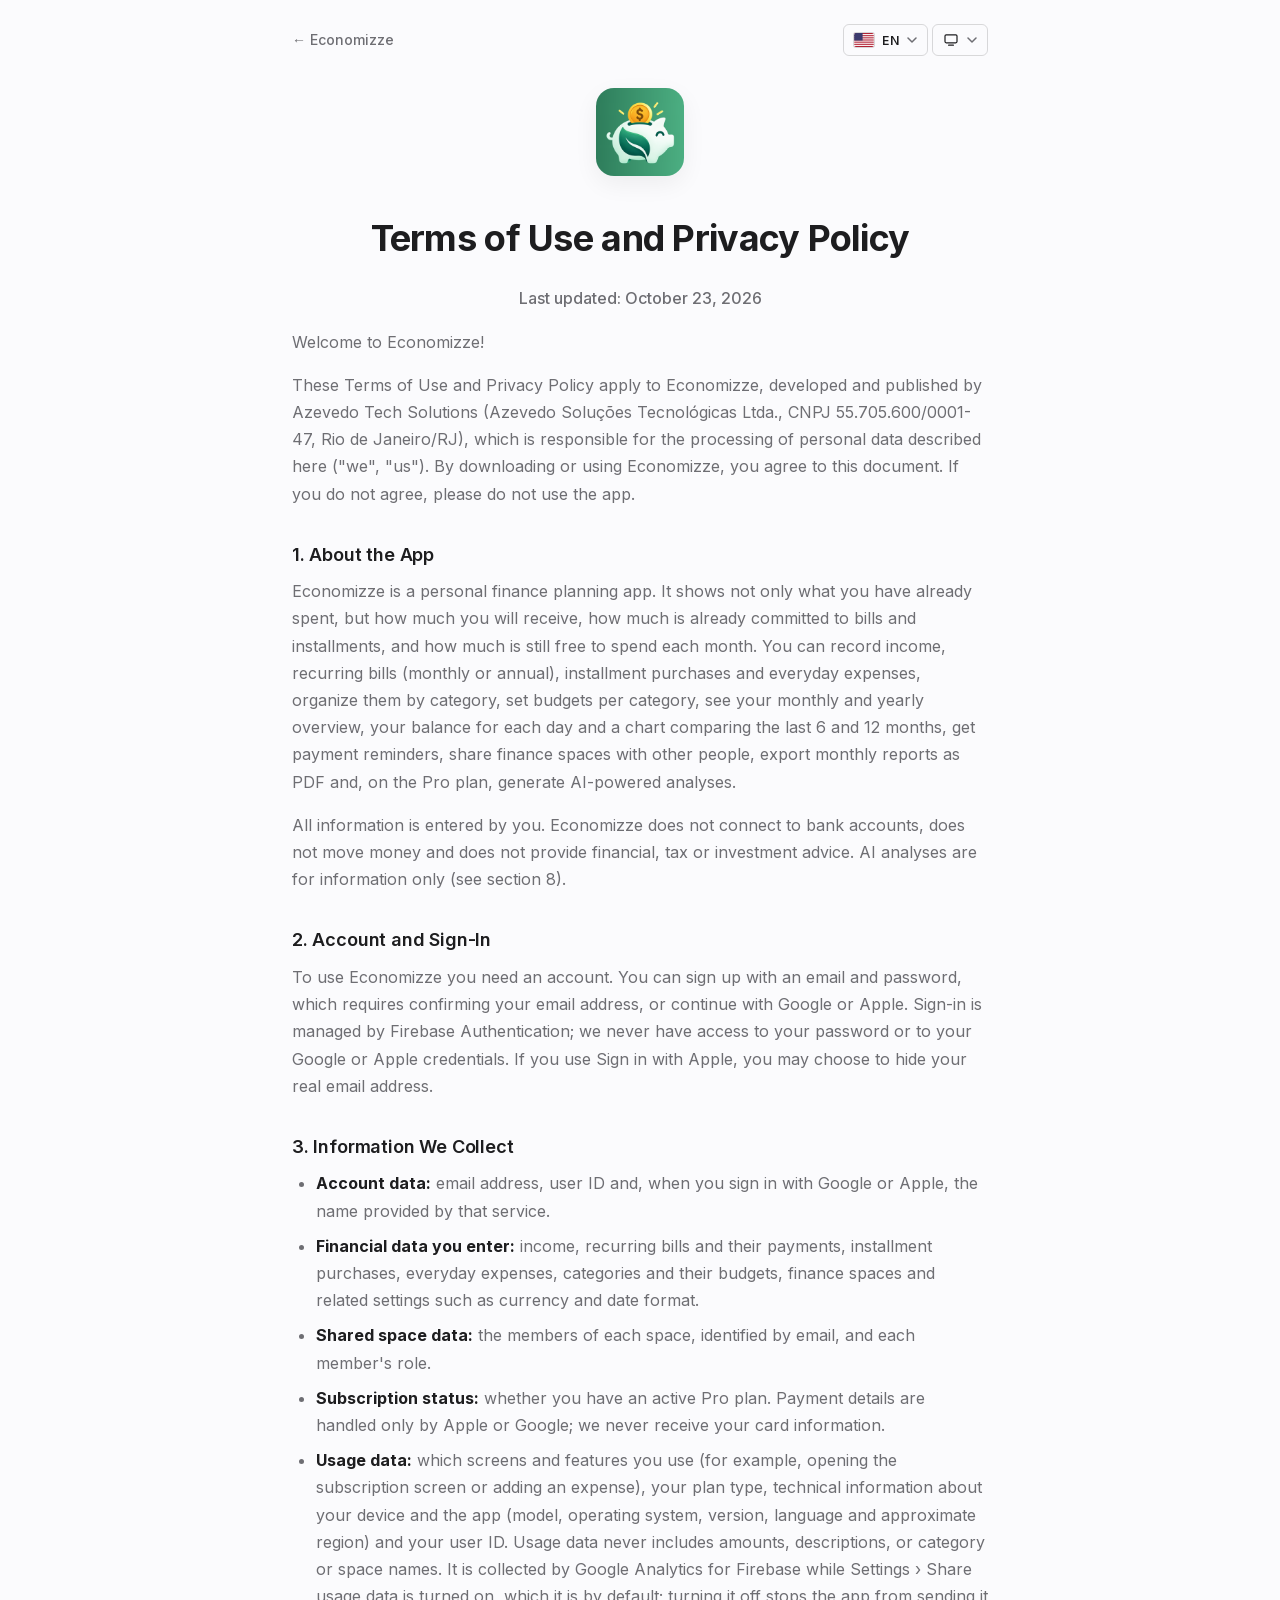
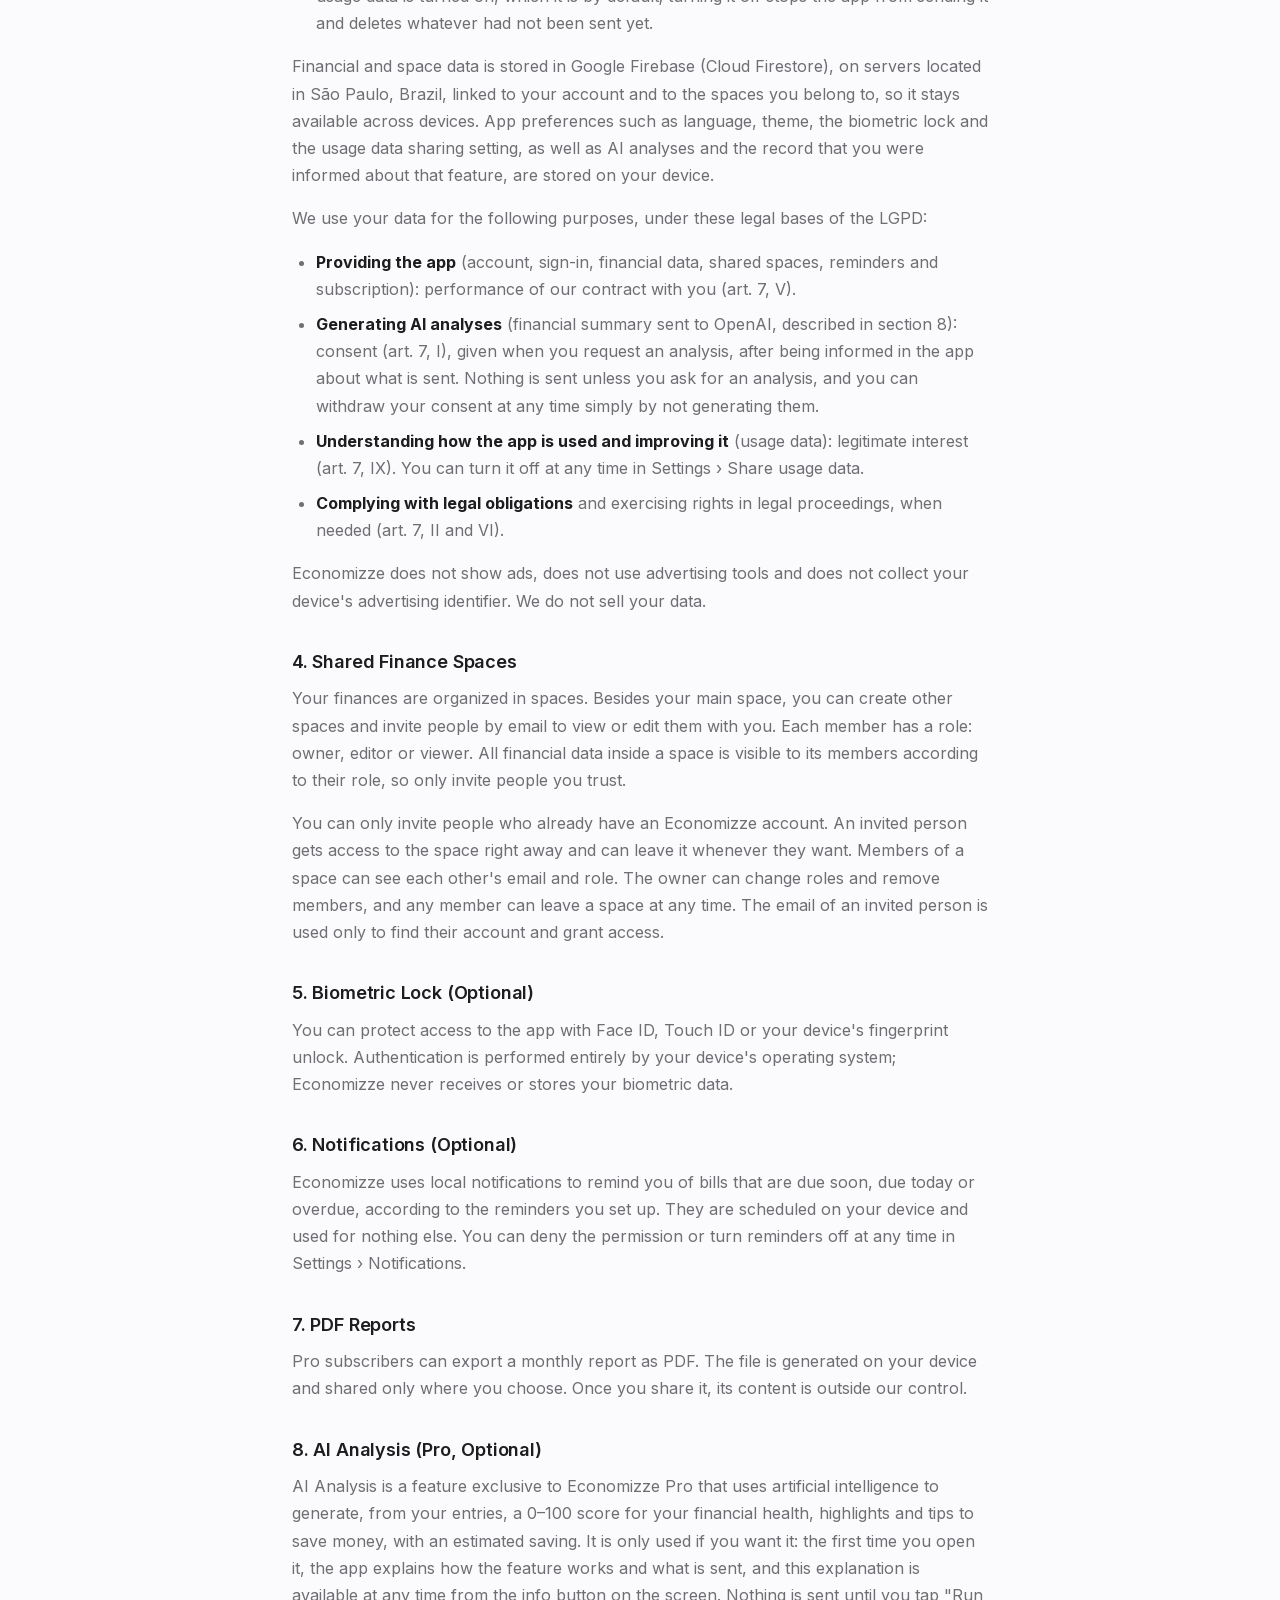
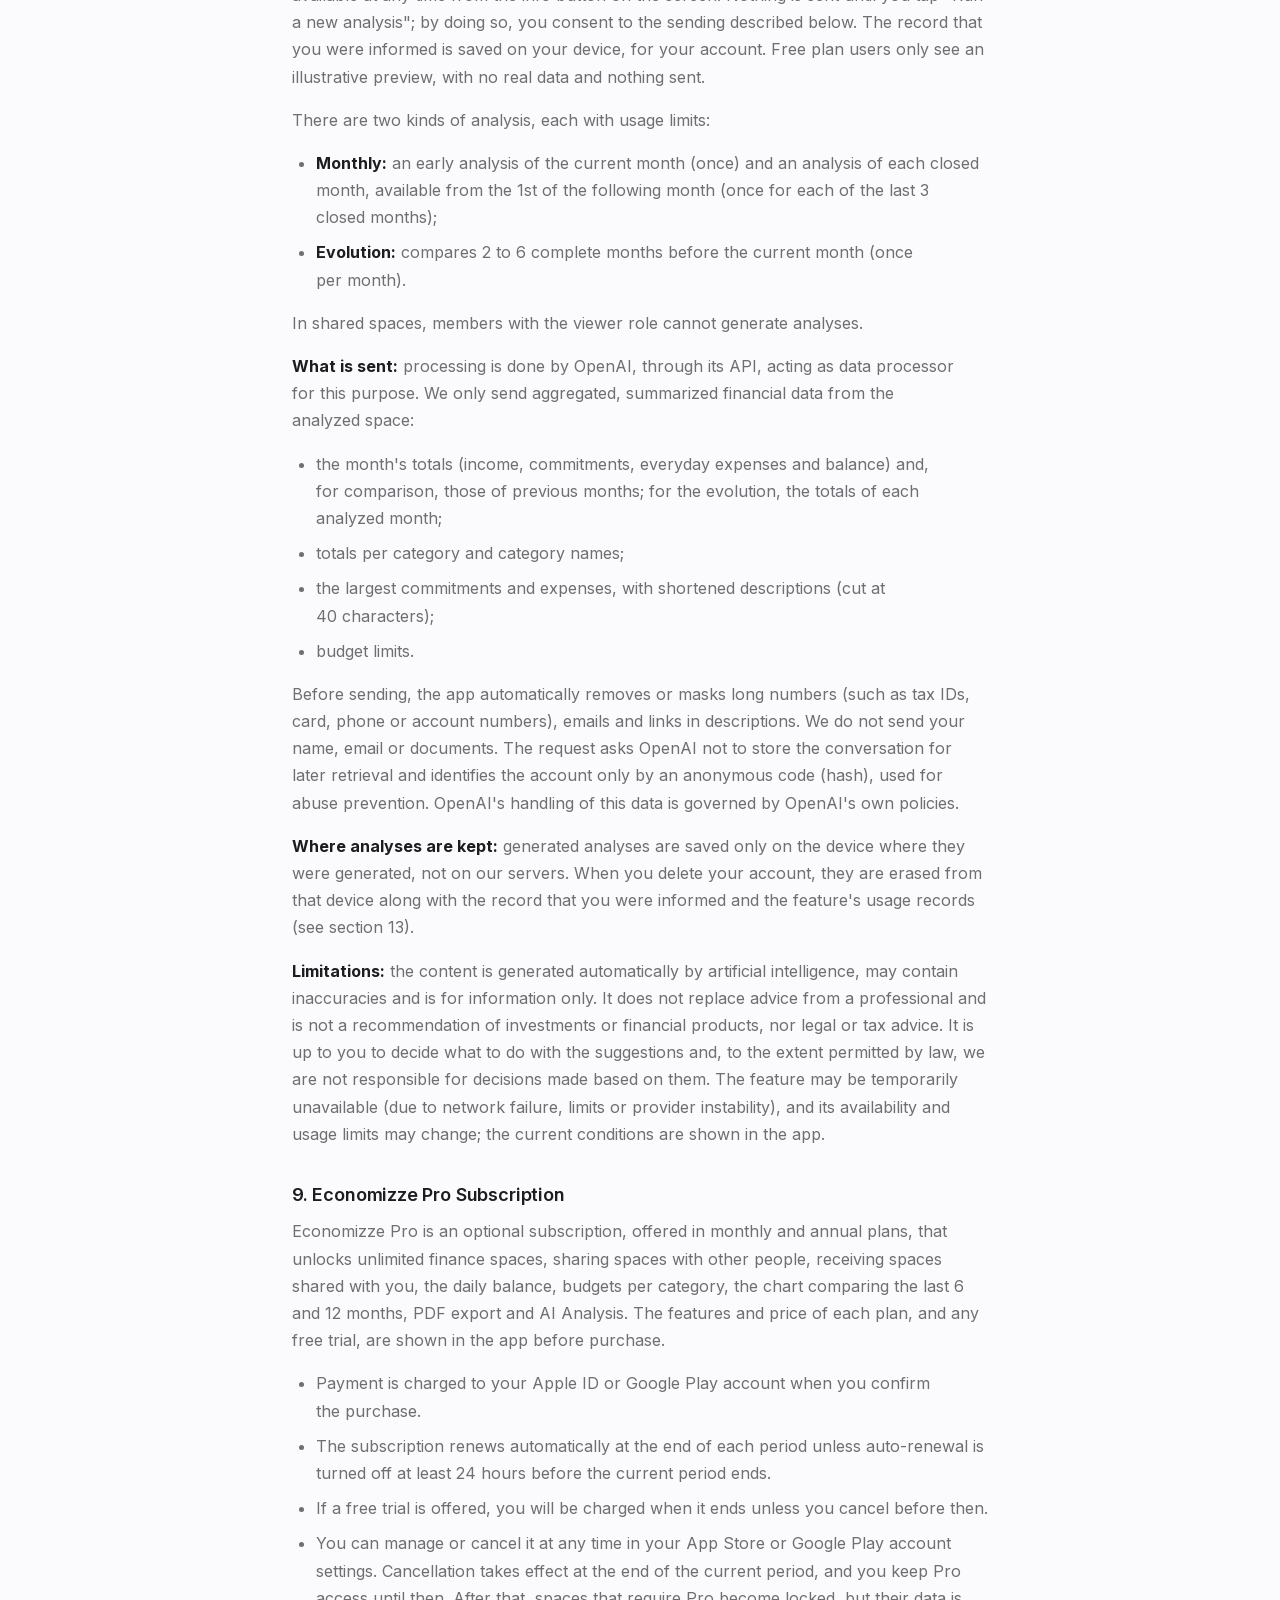
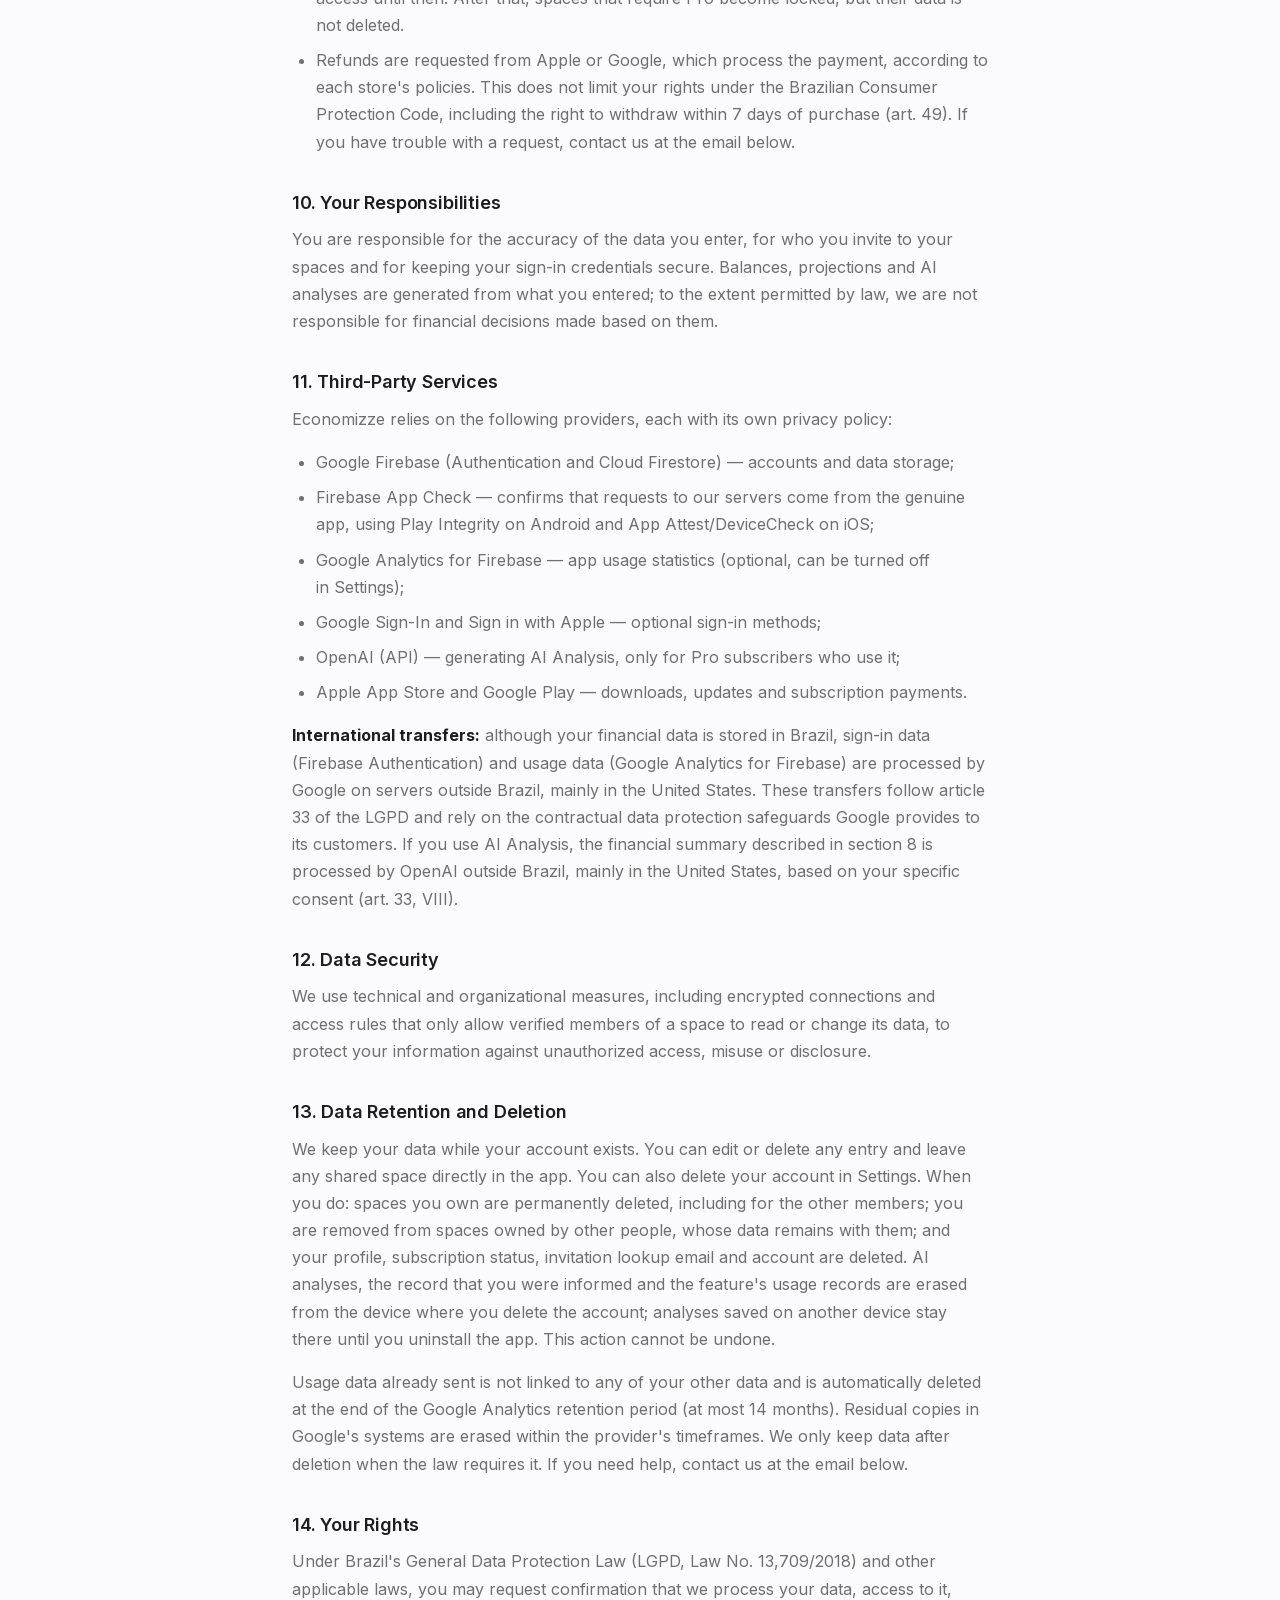
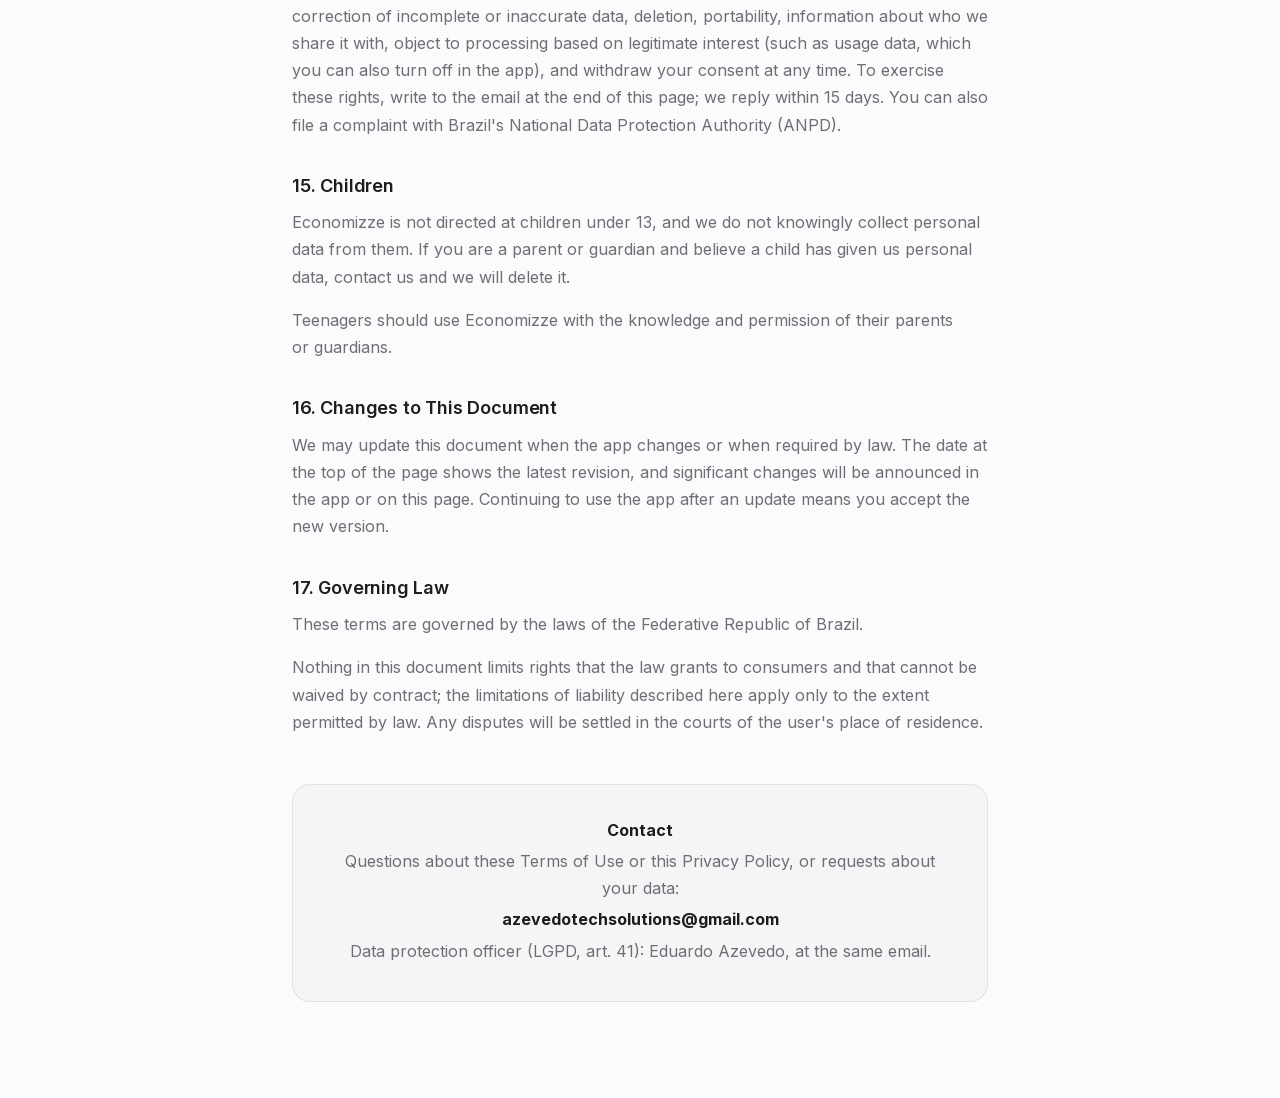
<file: projects/economizze/termsAndPolicy/index.html>
<!DOCTYPE html>
<html lang="pt">

<head>
	<meta charset="UTF-8">
	<meta name="viewport" content="width=device-width, initial-scale=1">
	<meta name="description" content="Termos de Uso e Política de Privacidade do app Economizze: dados coletados, uso, armazenamento e exclusão da conta.">
	<meta name="theme-color" content="#fbfbfd" media="(prefers-color-scheme: light)">
	<meta name="theme-color" content="#0f0f11" media="(prefers-color-scheme: dark)">
	<title>Economizze - Termos de Uso e Política de Privacidade</title>
	<link rel="alternate" hreflang="pt" href="https://azevedotech.dev/projects/economizze/termsAndPolicy/?lang=pt">
	<link rel="alternate" hreflang="en" href="https://azevedotech.dev/projects/economizze/termsAndPolicy/?lang=en">
	<link rel="alternate" hreflang="es" href="https://azevedotech.dev/projects/economizze/termsAndPolicy/?lang=es">
	<link rel="alternate" hreflang="x-default" href="https://azevedotech.dev/projects/economizze/termsAndPolicy/?lang=en">
	<link rel="icon" href="../../../images/economizze.png" type="image/png">


	<script>
		// Aplica o tema salvo (ou ?theme=) antes da primeira pintura, para a página não piscar.
		(function () {
			try {
				var theme = new URLSearchParams(location.search).get('theme');
				if (theme !== 'light' && theme !== 'dark') theme = localStorage.getItem('theme');
				if (theme === 'light' || theme === 'dark') document.documentElement.dataset.theme = theme;
			} catch (e) { }
		})();
	</script>
	<link rel="stylesheet" href="../../../css/styles.css?v=20261021a">
	<link rel="stylesheet" href="../../../css/legal.css?v=20261012a">
</head>

<body>
	<header class="legal-topbar">
		<a class="legal-back-link" href="../" data-back-label='{"pt": "Economizze", "en": "Economizze", "es": "Economizze"}'>&larr; <span>Economizze</span></a>
		<div class="site-prefs">
			<div class="pref-menu" data-lang-menu></div>
			<div class="pref-menu" data-theme-menu></div>
		</div>
	</header>

	<main class="legal-content">
		<article class="legal-doc" data-doc-lang="pt" data-title="Economizze - Termos de Uso e Política de Privacidade">
			<div class="app-icon">
				<img src="../../../images/thumbs/economizze.png" width="88" height="88" alt="Economizze">
			</div>
			<h1 class="legal-title">Termos de Uso e Política de Privacidade</h1>
			<p class="last-updated">Última atualização: 23 de outubro de 2026</p>

			<p>Bem-vindo ao Economizze!</p>
			<p>Estes Termos de Uso e Política de Privacidade se aplicam ao Economizze, desenvolvido e publicado pela Azevedo Tech Solutions (Azevedo Soluções Tecnológicas Ltda., CNPJ 55.705.600/0001-47, Rio de Janeiro/RJ), responsável pelo tratamento dos dados pessoais descritos aqui ("nós"). Ao baixar ou usar o Economizze, você concorda com este documento. Se não concordar, por favor, não utilize o aplicativo.</p>

			<h2>1. Sobre o Aplicativo</h2>
			<p>O Economizze é um aplicativo de planejamento financeiro pessoal. Ele mostra não só o que você já gastou, mas quanto vai receber, quanto já está comprometido com contas e parcelas e quanto ainda sobra livre para gastar em cada mês. Você registra entradas, contas recorrentes (mensais ou anuais), compras parceladas e gastos do dia a dia, organiza tudo por categoria, define orçamentos por categoria, acompanha a visão mensal e anual, o saldo de cada dia e um gráfico comparativo dos últimos 6 e 12 meses, recebe lembretes de pagamento, compartilha espaços financeiros com outras pessoas, exporta relatórios mensais em PDF e, no plano Pro, pode gerar análises com inteligência artificial.</p>
			<p>Todas as informações são inseridas por você. O Economizze não se conecta a contas bancárias, não movimenta dinheiro e não oferece consultoria financeira, tributária ou de investimentos. As análises com IA têm caráter apenas informativo (veja a seção 8).</p>

			<h2>2. Conta e Login</h2>
			<p>Para usar o Economizze é preciso ter uma conta. Você pode se cadastrar com e-mail e senha, o que exige confirmar seu e-mail, ou continuar com Google ou Apple. O login é gerenciado pelo Firebase Authentication; nunca temos acesso à sua senha nem às suas credenciais do Google ou da Apple. Ao usar o Iniciar sessão com a Apple, você pode optar por ocultar seu e-mail real.</p>

			<h2>3. Informações que Coletamos</h2>
			<ul>
				<li><strong>Dados da conta:</strong> e-mail, identificador de usuário e, ao entrar com Google ou Apple, o nome informado por esse serviço.</li>
				<li><strong>Dados financeiros que você informa:</strong> entradas, contas recorrentes e seus pagamentos, compras parceladas, gastos do dia a dia, categorias e seus orçamentos, espaços financeiros e configurações relacionadas, como moeda e formato de data.</li>
				<li><strong>Dados de espaços compartilhados:</strong> os membros de cada espaço, identificados por e-mail, e o papel de cada um.</li>
				<li><strong>Status da assinatura:</strong> se você tem um plano Pro ativo. Os dados de pagamento são tratados somente pela Apple ou pelo Google; nunca recebemos as informações do seu cartão.</li>
				<li><strong>Dados de uso:</strong> quais telas e recursos você usa (por exemplo, abrir a tela de assinatura ou adicionar um gasto), o tipo de plano, informações técnicas do aparelho e do app (modelo, sistema, versão, idioma e região aproximada) e o seu identificador de usuário. Os dados de uso nunca incluem valores, descrições, nomes de categorias ou de espaços. Eles são coletados pelo Google Analytics for Firebase enquanto a opção Configurações › Compartilhar dados de uso estiver ativada, o que acontece por padrão; ao desativá-la, o app para de enviá-los e apaga os que ainda não tinham sido enviados.</li>
			</ul>
			<p>Os dados financeiros e de espaços são armazenados no Google Firebase (Cloud Firestore), em servidores localizados em São Paulo, Brasil, vinculados à sua conta e aos espaços dos quais você participa, para que fiquem disponíveis em qualquer dispositivo. Preferências como idioma, tema, o bloqueio por biometria e a opção de compartilhar dados de uso, assim como as análises com IA e o registro de que você foi informado sobre esse recurso, ficam salvos no seu dispositivo.</p>
			<p>Usamos seus dados para as seguintes finalidades, com as respectivas bases legais da LGPD:</p>
			<ul>
				<li><strong>Oferecer o app</strong> (conta, login, dados financeiros, espaços compartilhados, lembretes e assinatura): execução do contrato com você (art. 7º, V).</li>
				<li><strong>Gerar análises com IA</strong> (resumo financeiro enviado à OpenAI, descrito na seção 8): consentimento (art. 7º, I), dado ao solicitar uma análise, depois de ser informado no app sobre o que é enviado. Nada é enviado sem que você peça uma análise, e você pode revogar o consentimento a qualquer momento simplesmente deixando de gerá-las.</li>
				<li><strong>Entender como o app é usado e melhorá-lo</strong> (dados de uso): legítimo interesse (art. 7º, IX). Você pode desativar o envio a qualquer momento em Configurações › Compartilhar dados de uso.</li>
				<li><strong>Cumprir obrigações legais</strong> e exercer direitos em processos, quando necessário (art. 7º, II e VI).</li>
			</ul>
			<p>O Economizze não exibe anúncios, não usa ferramentas de publicidade e não coleta o identificador de publicidade do seu aparelho. Não vendemos seus dados.</p>

			<h2>4. Espaços Financeiros Compartilhados</h2>
			<p>Suas finanças ficam organizadas em espaços. Além do espaço principal, você pode criar outros e convidar pessoas por e-mail para visualizá-los ou editá-los com você. Cada membro tem um papel: proprietário, editor ou leitor. Todos os dados financeiros de um espaço ficam visíveis para seus membros conforme o papel de cada um, então convide apenas pessoas de confiança.</p>
			<p>Só é possível convidar quem já tem conta no Economizze. A pessoa convidada passa a ter acesso ao espaço imediatamente e pode sair dele quando quiser. Os membros de um espaço veem o e-mail e o papel uns dos outros. O proprietário pode alterar papéis e remover membros, e qualquer membro pode sair de um espaço a qualquer momento. O e-mail de quem é convidado é usado apenas para encontrar a conta e liberar o acesso.</p>

			<h2>5. Bloqueio por Biometria (Opcional)</h2>
			<p>Você pode proteger o acesso ao app com Face ID, Touch ID ou a digital do seu aparelho. A autenticação é feita inteiramente pelo sistema operacional do dispositivo; o Economizze nunca recebe nem armazena seus dados biométricos.</p>

			<h2>6. Notificações (Opcional)</h2>
			<p>O Economizze usa notificações locais para lembrar de contas que vencem em breve, vencem hoje ou estão atrasadas, de acordo com os lembretes que você configurar. Elas são agendadas no seu dispositivo e não têm nenhum outro uso. Você pode negar a permissão ou desativar os lembretes a qualquer momento em Configurações › Notificações.</p>

			<h2>7. Relatórios em PDF</h2>
			<p>Assinantes Pro podem exportar um relatório mensal em PDF. O arquivo é gerado no seu dispositivo e compartilhado apenas onde você escolher. Depois de compartilhado, seu conteúdo fica fora do nosso controle.</p>

			<h2>8. Análise com IA (Pro, Opcional)</h2>
			<p>A Análise com IA é um recurso exclusivo do Economizze Pro que gera, por inteligência artificial e a partir dos seus lançamentos, uma nota de 0 a 100 para a sua saúde financeira, destaques e dicas para economizar, com uma economia estimada. Ela só é usada se você quiser: no primeiro acesso, o app explica como o recurso funciona e o que é enviado, e essa explicação fica disponível a qualquer momento no botão de informações da tela. Nada é enviado até você tocar em "Gerar nova análise"; ao fazer isso, você consente com o envio descrito abaixo. O registro de que você foi informado fica salvo no seu aparelho, para a sua conta. Usuários do plano gratuito veem apenas uma prévia ilustrativa, sem dados reais e sem nenhum envio.</p>
			<p>Há dois tipos de análise, cada um com limites de uso:</p>
			<ul>
				<li><strong>Mensal:</strong> uma análise antecipada do mês atual (1 vez) e uma análise de cada mês fechado, disponível a partir do dia 1 do mês seguinte (1 vez para cada um dos últimos 3 meses fechados);</li>
				<li><strong>Evolução:</strong> compara de 2 a 6 meses completos anteriores ao mês atual (1 vez por mês).</li>
			</ul>
			<p>Em espaços compartilhados, quem tem papel de leitor não pode gerar análises.</p>
			<p><strong>O que é enviado:</strong> o processamento é feito pela OpenAI, por meio da sua API, que atua como operadora dos dados para essa finalidade. Enviamos apenas dados financeiros agregados e resumidos do espaço analisado:</p>
			<ul>
				<li>os totais do mês (entradas, compromissos, gastos do dia a dia e saldo) e, para comparação, os dos meses anteriores; na evolução, os totais de cada mês analisado;</li>
				<li>os totais por categoria e os nomes das categorias;</li>
				<li>os maiores compromissos e gastos, com descrições resumidas (cortadas em 40 caracteres);</li>
				<li>os limites de orçamento.</li>
			</ul>
			<p>Antes do envio, o app remove ou mascara automaticamente nas descrições números longos (como CPF, cartão, telefone ou conta), e-mails e links. Não enviamos seu nome, seu e-mail nem documentos. A requisição pede à OpenAI que não armazene a conversa para consulta posterior e identifica a conta apenas por um código anônimo (hash), usado para prevenção de abuso. O tratamento desses dados pela OpenAI segue as políticas da própria OpenAI.</p>
			<p><strong>Onde ficam as análises:</strong> as análises geradas ficam salvas apenas no aparelho em que foram geradas, e não nos nossos servidores. Ao excluir sua conta, elas são apagadas desse aparelho junto com o registro de que você foi informado e os registros de uso do recurso (veja a seção 13).</p>
			<p><strong>Limitações:</strong> o conteúdo é gerado automaticamente por inteligência artificial, pode conter imprecisões e tem caráter apenas informativo. Ele não substitui a orientação de um profissional e não constitui recomendação de investimento ou de produtos financeiros, nem aconselhamento jurídico ou tributário. Cabe a você decidir o que fazer com as sugestões e, na medida permitida pela lei, não nos responsabilizamos por decisões tomadas com base nelas. O recurso pode ficar temporariamente indisponível (por falha de rede, limite ou instabilidade do provedor), e sua disponibilidade e seus limites de uso podem mudar; as condições vigentes são exibidas no app.</p>

			<h2>9. Assinatura Economizze Pro</h2>
			<p>O Economizze Pro é uma assinatura opcional, nos planos mensal e anual, que libera espaços financeiros ilimitados, o compartilhamento de espaços com outras pessoas, o recebimento de espaços compartilhados com você, o saldo por dia, os orçamentos por categoria, o gráfico comparativo dos últimos 6 e 12 meses, a exportação em PDF e a Análise com IA. Os recursos e o preço de cada plano, e eventual período de teste gratuito, são exibidos no app antes da compra.</p>
			<ul>
				<li>O pagamento é cobrado na sua conta Apple ID ou Google Play ao confirmar a compra.</li>
				<li>A assinatura é renovada automaticamente ao fim de cada período, a menos que a renovação automática seja desativada pelo menos 24 horas antes do fim do período atual.</li>
				<li>Se houver teste gratuito, a cobrança acontece ao fim dele, a menos que você cancele antes.</li>
				<li>Você pode gerenciar ou cancelar a qualquer momento nas configurações da sua conta na App Store ou no Google Play. O cancelamento vale ao fim do período atual, e o acesso Pro continua até lá. Depois disso, os espaços que exigem o Pro ficam bloqueados, mas seus dados não são apagados.</li>
				<li>Reembolsos são solicitados à Apple ou ao Google, que processam o pagamento, conforme as políticas de cada loja. Isso não afasta seus direitos previstos no Código de Defesa do Consumidor, inclusive o de desistir da contratação em até 7 dias (art. 49). Se tiver dificuldade com um pedido, fale conosco pelo e-mail abaixo.</li>
			</ul>

			<h2>10. Suas Responsabilidades</h2>
			<p>Você é responsável pela exatidão dos dados que informa, por quem convida para seus espaços e por manter suas credenciais de acesso seguras. Saldos, projeções e análises com IA são gerados a partir do que você cadastrou; na medida permitida pela lei, não nos responsabilizamos por decisões financeiras tomadas com base neles.</p>

			<h2>11. Serviços de Terceiros</h2>
			<p>O Economizze utiliza os seguintes provedores, cada um com sua própria política de privacidade:</p>
			<ul>
				<li>Google Firebase (Authentication e Cloud Firestore) — contas e armazenamento de dados;</li>
				<li>Firebase App Check — confirma que os acessos aos nossos servidores vêm do app original, usando o Play Integrity no Android e o App Attest/DeviceCheck no iOS;</li>
				<li>Google Analytics for Firebase — estatísticas de uso do app (opcional, pode ser desativado em Configurações);</li>
				<li>Login com Google e Iniciar sessão com a Apple — métodos de login opcionais;</li>
				<li>OpenAI (API) — geração da Análise com IA, apenas para assinantes Pro que a usarem;</li>
				<li>Apple App Store e Google Play — download, atualizações e pagamento de assinaturas.</li>
			</ul>
			<p><strong>Transferência internacional:</strong> embora seus dados financeiros fiquem armazenados no Brasil, os dados de login (Firebase Authentication) e os dados de uso (Google Analytics for Firebase) são processados pelo Google em servidores fora do Brasil, principalmente nos Estados Unidos. Essas transferências seguem o art. 33 da LGPD e se apoiam nas garantias contratuais de proteção de dados que o Google oferece a seus clientes. Se você usar a Análise com IA, o resumo financeiro descrito na seção 8 é processado pela OpenAI fora do Brasil, principalmente nos Estados Unidos, com base no seu consentimento específico (art. 33, VIII).</p>

			<h2>12. Segurança dos Dados</h2>
			<p>Adotamos medidas técnicas e organizacionais, incluindo conexões criptografadas e regras de acesso que só permitem que membros verificados de um espaço leiam ou alterem seus dados, para proteger suas informações contra acesso não autorizado, uso indevido ou divulgação.</p>

			<h2>13. Retenção e Exclusão de Dados</h2>
			<p>Mantemos seus dados enquanto sua conta existir. Você pode editar ou apagar qualquer lançamento e sair de qualquer espaço compartilhado diretamente no app. Também pode excluir sua conta em Configurações. Ao fazer isso: os espaços dos quais você é proprietário são apagados permanentemente, inclusive para os outros membros; você é removido dos espaços de outras pessoas, cujos dados continuam com elas; e seu perfil, seu status de assinatura, seu e-mail de busca para convites e sua conta são excluídos. As análises com IA, o registro de que você foi informado e os registros de uso desse recurso são apagados do aparelho em que você faz a exclusão; análises salvas em outro aparelho ficam nele até você desinstalar o app. Essa ação não pode ser desfeita.</p>
			<p>Os dados de uso já enviados não ficam vinculados a nenhum outro dado seu e são apagados automaticamente ao fim do prazo de retenção do Google Analytics (no máximo 14 meses). Cópias residuais nos sistemas do Google são eliminadas nos prazos do provedor. Só mantemos dados depois da exclusão quando a lei exigir. Se precisar de ajuda, fale conosco pelo e-mail abaixo.</p>

			<h2>14. Seus Direitos</h2>
			<p>Nos termos da Lei Geral de Proteção de Dados (LGPD, Lei nº 13.709/2018) e demais leis aplicáveis, você pode solicitar a confirmação de que tratamos seus dados, o acesso a eles, a correção de dados incompletos ou desatualizados, a exclusão, a portabilidade, informações sobre com quem os compartilhamos, opor-se a tratamentos baseados em legítimo interesse (como os dados de uso, que você também pode desativar no app) e revogar seu consentimento a qualquer momento. Para exercer esses direitos, escreva para o e-mail no final desta página; respondemos em até 15 dias. Você também pode apresentar reclamação à Autoridade Nacional de Proteção de Dados (ANPD).</p>

			<h2>15. Crianças</h2>
			<p>O Economizze não é direcionado a menores de 13 anos e não coletamos intencionalmente dados pessoais dessas crianças. Se você é pai, mãe ou responsável e acredita que uma criança nos forneceu dados pessoais, entre em contato e faremos a exclusão.</p>
			<p>Adolescentes devem usar o Economizze com o conhecimento e a autorização dos pais ou responsáveis.</p>

			<h2>16. Alterações Neste Documento</h2>
			<p>Podemos atualizar este documento quando o aplicativo mudar ou quando a lei exigir. A data no topo da página indica a revisão mais recente, e alterações relevantes serão comunicadas no aplicativo ou nesta página. Continuar usando o aplicativo após uma atualização significa que você aceita a nova versão.</p>

			<h2>17. Lei Aplicável</h2>
			<p>Estes termos são regidos pelas leis da República Federativa do Brasil.</p>
			<p>Nada neste documento limita direitos que a lei garante ao consumidor e que não podem ser afastados por contrato; as limitações de responsabilidade aqui descritas valem apenas na medida permitida pela lei. Fica eleito o foro do domicílio do usuário para resolver eventuais disputas.</p>

			<div class="contact-section">
				<p><strong>Contato</strong></p>
				<p>Dúvidas sobre estes Termos de Uso ou esta Política de Privacidade, ou solicitações sobre seus dados:</p>
				<p><a href="mailto:azevedotechsolutions@gmail.com"><strong>azevedotechsolutions@gmail.com</strong></a></p>
				<p>Encarregado pelo tratamento de dados pessoais (LGPD, art. 41): Eduardo Azevedo, pelo mesmo e-mail.</p>
			</div>
		</article>

		<article class="legal-doc" data-doc-lang="en" data-title="Economizze - Terms of Use and Privacy Policy">
			<div class="app-icon">
				<img src="../../../images/thumbs/economizze.png" width="88" height="88" alt="Economizze">
			</div>
			<h1 class="legal-title">Terms of Use and Privacy Policy</h1>
			<p class="last-updated">Last updated: October 23, 2026</p>

			<p>Welcome to Economizze!</p>
			<p>These Terms of Use and Privacy Policy apply to Economizze, developed and published by Azevedo Tech Solutions (Azevedo Soluções Tecnológicas Ltda., CNPJ 55.705.600/0001-47, Rio de Janeiro/RJ), which is responsible for the processing of personal data described here ("we", "us"). By downloading or using Economizze, you agree to this document. If you do not agree, please do not use the app.</p>

			<h2>1. About the App</h2>
			<p>Economizze is a personal finance planning app. It shows not only what you have already spent, but how much you will receive, how much is already committed to bills and installments, and how much is still free to spend each month. You can record income, recurring bills (monthly or annual), installment purchases and everyday expenses, organize them by category, set budgets per category, see your monthly and yearly overview, your balance for each day and a chart comparing the last 6 and 12 months, get payment reminders, share finance spaces with other people, export monthly reports as PDF and, on the Pro plan, generate AI-powered analyses.</p>
			<p>All information is entered by you. Economizze does not connect to bank accounts, does not move money and does not provide financial, tax or investment advice. AI analyses are for information only (see section 8).</p>

			<h2>2. Account and Sign-In</h2>
			<p>To use Economizze you need an account. You can sign up with an email and password, which requires confirming your email address, or continue with Google or Apple. Sign-in is managed by Firebase Authentication; we never have access to your password or to your Google or Apple credentials. If you use Sign in with Apple, you may choose to hide your real email address.</p>

			<h2>3. Information We Collect</h2>
			<ul>
				<li><strong>Account data:</strong> email address, user ID and, when you sign in with Google or Apple, the name provided by that service.</li>
				<li><strong>Financial data you enter:</strong> income, recurring bills and their payments, installment purchases, everyday expenses, categories and their budgets, finance spaces and related settings such as currency and date format.</li>
				<li><strong>Shared space data:</strong> the members of each space, identified by email, and each member's role.</li>
				<li><strong>Subscription status:</strong> whether you have an active Pro plan. Payment details are handled only by Apple or Google; we never receive your card information.</li>
				<li><strong>Usage data:</strong> which screens and features you use (for example, opening the subscription screen or adding an expense), your plan type, technical information about your device and the app (model, operating system, version, language and approximate region) and your user ID. Usage data never includes amounts, descriptions, or category or space names. It is collected by Google Analytics for Firebase while Settings › Share usage data is turned on, which it is by default; turning it off stops the app from sending it and deletes whatever had not been sent yet.</li>
			</ul>
			<p>Financial and space data is stored in Google Firebase (Cloud Firestore), on servers located in São Paulo, Brazil, linked to your account and to the spaces you belong to, so it stays available across devices. App preferences such as language, theme, the biometric lock and the usage data sharing setting, as well as AI analyses and the record that you were informed about that feature, are stored on your device.</p>
			<p>We use your data for the following purposes, under these legal bases of the LGPD:</p>
			<ul>
				<li><strong>Providing the app</strong> (account, sign-in, financial data, shared spaces, reminders and subscription): performance of our contract with you (art. 7, V).</li>
				<li><strong>Generating AI analyses</strong> (financial summary sent to OpenAI, described in section 8): consent (art. 7, I), given when you request an analysis, after being informed in the app about what is sent. Nothing is sent unless you ask for an analysis, and you can withdraw your consent at any time simply by not generating them.</li>
				<li><strong>Understanding how the app is used and improving it</strong> (usage data): legitimate interest (art. 7, IX). You can turn it off at any time in Settings › Share usage data.</li>
				<li><strong>Complying with legal obligations</strong> and exercising rights in legal proceedings, when needed (art. 7, II and VI).</li>
			</ul>
			<p>Economizze does not show ads, does not use advertising tools and does not collect your device's advertising identifier. We do not sell your data.</p>

			<h2>4. Shared Finance Spaces</h2>
			<p>Your finances are organized in spaces. Besides your main space, you can create other spaces and invite people by email to view or edit them with you. Each member has a role: owner, editor or viewer. All financial data inside a space is visible to its members according to their role, so only invite people you trust.</p>
			<p>You can only invite people who already have an Economizze account. An invited person gets access to the space right away and can leave it whenever they want. Members of a space can see each other's email and role. The owner can change roles and remove members, and any member can leave a space at any time. The email of an invited person is used only to find their account and grant access.</p>

			<h2>5. Biometric Lock (Optional)</h2>
			<p>You can protect access to the app with Face ID, Touch ID or your device's fingerprint unlock. Authentication is performed entirely by your device's operating system; Economizze never receives or stores your biometric data.</p>

			<h2>6. Notifications (Optional)</h2>
			<p>Economizze uses local notifications to remind you of bills that are due soon, due today or overdue, according to the reminders you set up. They are scheduled on your device and used for nothing else. You can deny the permission or turn reminders off at any time in Settings › Notifications.</p>

			<h2>7. PDF Reports</h2>
			<p>Pro subscribers can export a monthly report as PDF. The file is generated on your device and shared only where you choose. Once you share it, its content is outside our control.</p>

			<h2>8. AI Analysis (Pro, Optional)</h2>
			<p>AI Analysis is a feature exclusive to Economizze Pro that uses artificial intelligence to generate, from your entries, a 0–100 score for your financial health, highlights and tips to save money, with an estimated saving. It is only used if you want it: the first time you open it, the app explains how the feature works and what is sent, and this explanation is available at any time from the info button on the screen. Nothing is sent until you tap "Run a new analysis"; by doing so, you consent to the sending described below. The record that you were informed is saved on your device, for your account. Free plan users only see an illustrative preview, with no real data and nothing sent.</p>
			<p>There are two kinds of analysis, each with usage limits:</p>
			<ul>
				<li><strong>Monthly:</strong> an early analysis of the current month (once) and an analysis of each closed month, available from the 1st of the following month (once for each of the last 3 closed months);</li>
				<li><strong>Evolution:</strong> compares 2 to 6 complete months before the current month (once per month).</li>
			</ul>
			<p>In shared spaces, members with the viewer role cannot generate analyses.</p>
			<p><strong>What is sent:</strong> processing is done by OpenAI, through its API, acting as data processor for this purpose. We only send aggregated, summarized financial data from the analyzed space:</p>
			<ul>
				<li>the month's totals (income, commitments, everyday expenses and balance) and, for comparison, those of previous months; for the evolution, the totals of each analyzed month;</li>
				<li>totals per category and category names;</li>
				<li>the largest commitments and expenses, with shortened descriptions (cut at 40 characters);</li>
				<li>budget limits.</li>
			</ul>
			<p>Before sending, the app automatically removes or masks long numbers (such as tax IDs, card, phone or account numbers), emails and links in descriptions. We do not send your name, email or documents. The request asks OpenAI not to store the conversation for later retrieval and identifies the account only by an anonymous code (hash), used for abuse prevention. OpenAI's handling of this data is governed by OpenAI's own policies.</p>
			<p><strong>Where analyses are kept:</strong> generated analyses are saved only on the device where they were generated, not on our servers. When you delete your account, they are erased from that device along with the record that you were informed and the feature's usage records (see section 13).</p>
			<p><strong>Limitations:</strong> the content is generated automatically by artificial intelligence, may contain inaccuracies and is for information only. It does not replace advice from a professional and is not a recommendation of investments or financial products, nor legal or tax advice. It is up to you to decide what to do with the suggestions and, to the extent permitted by law, we are not responsible for decisions made based on them. The feature may be temporarily unavailable (due to network failure, limits or provider instability), and its availability and usage limits may change; the current conditions are shown in the app.</p>

			<h2>9. Economizze Pro Subscription</h2>
			<p>Economizze Pro is an optional subscription, offered in monthly and annual plans, that unlocks unlimited finance spaces, sharing spaces with other people, receiving spaces shared with you, the daily balance, budgets per category, the chart comparing the last 6 and 12 months, PDF export and AI Analysis. The features and price of each plan, and any free trial, are shown in the app before purchase.</p>
			<ul>
				<li>Payment is charged to your Apple ID or Google Play account when you confirm the purchase.</li>
				<li>The subscription renews automatically at the end of each period unless auto-renewal is turned off at least 24 hours before the current period ends.</li>
				<li>If a free trial is offered, you will be charged when it ends unless you cancel before then.</li>
				<li>You can manage or cancel it at any time in your App Store or Google Play account settings. Cancellation takes effect at the end of the current period, and you keep Pro access until then. After that, spaces that require Pro become locked, but their data is not deleted.</li>
				<li>Refunds are requested from Apple or Google, which process the payment, according to each store's policies. This does not limit your rights under the Brazilian Consumer Protection Code, including the right to withdraw within 7 days of purchase (art. 49). If you have trouble with a request, contact us at the email below.</li>
			</ul>

			<h2>10. Your Responsibilities</h2>
			<p>You are responsible for the accuracy of the data you enter, for who you invite to your spaces and for keeping your sign-in credentials secure. Balances, projections and AI analyses are generated from what you entered; to the extent permitted by law, we are not responsible for financial decisions made based on them.</p>

			<h2>11. Third-Party Services</h2>
			<p>Economizze relies on the following providers, each with its own privacy policy:</p>
			<ul>
				<li>Google Firebase (Authentication and Cloud Firestore) — accounts and data storage;</li>
				<li>Firebase App Check — confirms that requests to our servers come from the genuine app, using Play Integrity on Android and App Attest/DeviceCheck on iOS;</li>
				<li>Google Analytics for Firebase — app usage statistics (optional, can be turned off in Settings);</li>
				<li>Google Sign-In and Sign in with Apple — optional sign-in methods;</li>
				<li>OpenAI (API) — generating AI Analysis, only for Pro subscribers who use it;</li>
				<li>Apple App Store and Google Play — downloads, updates and subscription payments.</li>
			</ul>
			<p><strong>International transfers:</strong> although your financial data is stored in Brazil, sign-in data (Firebase Authentication) and usage data (Google Analytics for Firebase) are processed by Google on servers outside Brazil, mainly in the United States. These transfers follow article 33 of the LGPD and rely on the contractual data protection safeguards Google provides to its customers. If you use AI Analysis, the financial summary described in section 8 is processed by OpenAI outside Brazil, mainly in the United States, based on your specific consent (art. 33, VIII).</p>

			<h2>12. Data Security</h2>
			<p>We use technical and organizational measures, including encrypted connections and access rules that only allow verified members of a space to read or change its data, to protect your information against unauthorized access, misuse or disclosure.</p>

			<h2>13. Data Retention and Deletion</h2>
			<p>We keep your data while your account exists. You can edit or delete any entry and leave any shared space directly in the app. You can also delete your account in Settings. When you do: spaces you own are permanently deleted, including for the other members; you are removed from spaces owned by other people, whose data remains with them; and your profile, subscription status, invitation lookup email and account are deleted. AI analyses, the record that you were informed and the feature's usage records are erased from the device where you delete the account; analyses saved on another device stay there until you uninstall the app. This action cannot be undone.</p>
			<p>Usage data already sent is not linked to any of your other data and is automatically deleted at the end of the Google Analytics retention period (at most 14 months). Residual copies in Google's systems are erased within the provider's timeframes. We only keep data after deletion when the law requires it. If you need help, contact us at the email below.</p>

			<h2>14. Your Rights</h2>
			<p>Under Brazil's General Data Protection Law (LGPD, Law No. 13,709/2018) and other applicable laws, you may request confirmation that we process your data, access to it, correction of incomplete or inaccurate data, deletion, portability, information about who we share it with, object to processing based on legitimate interest (such as usage data, which you can also turn off in the app), and withdraw your consent at any time. To exercise these rights, write to the email at the end of this page; we reply within 15 days. You can also file a complaint with Brazil's National Data Protection Authority (ANPD).</p>

			<h2>15. Children</h2>
			<p>Economizze is not directed at children under 13, and we do not knowingly collect personal data from them. If you are a parent or guardian and believe a child has given us personal data, contact us and we will delete it.</p>
			<p>Teenagers should use Economizze with the knowledge and permission of their parents or guardians.</p>

			<h2>16. Changes to This Document</h2>
			<p>We may update this document when the app changes or when required by law. The date at the top of the page shows the latest revision, and significant changes will be announced in the app or on this page. Continuing to use the app after an update means you accept the new version.</p>

			<h2>17. Governing Law</h2>
			<p>These terms are governed by the laws of the Federative Republic of Brazil.</p>
			<p>Nothing in this document limits rights that the law grants to consumers and that cannot be waived by contract; the limitations of liability described here apply only to the extent permitted by law. Any disputes will be settled in the courts of the user's place of residence.</p>

			<div class="contact-section">
				<p><strong>Contact</strong></p>
				<p>Questions about these Terms of Use or this Privacy Policy, or requests about your data:</p>
				<p><a href="mailto:azevedotechsolutions@gmail.com"><strong>azevedotechsolutions@gmail.com</strong></a></p>
				<p>Data protection officer (LGPD, art. 41): Eduardo Azevedo, at the same email.</p>
			</div>
		</article>

		<article class="legal-doc" data-doc-lang="es" data-title="Economizze - Términos de Uso y Política de Privacidad">
			<div class="app-icon">
				<img src="../../../images/thumbs/economizze.png" width="88" height="88" alt="Economizze">
			</div>
			<h1 class="legal-title">Términos de Uso y Política de Privacidad</h1>
			<p class="last-updated">Última actualización: 23 de octubre de 2026</p>

			<p>¡Bienvenido a Economizze!</p>
			<p>Estos Términos de Uso y Política de Privacidad se aplican a Economizze, desarrollado y publicado por Azevedo Tech Solutions (Azevedo Soluções Tecnológicas Ltda., CNPJ 55.705.600/0001-47, Rio de Janeiro/RJ), responsable del tratamiento de los datos personales descritos aquí ("nosotros"). Al descargar o usar Economizze, aceptas este documento. Si no estás de acuerdo, por favor no utilices la aplicación.</p>

			<h2>1. Sobre la Aplicación</h2>
			<p>Economizze es una aplicación de planificación de finanzas personales. Muestra no solo lo que ya gastaste, sino cuánto vas a recibir, cuánto ya está comprometido con cuentas y cuotas y cuánto te queda libre para gastar cada mes. Registras ingresos, cuentas recurrentes (mensuales o anuales), compras en cuotas y gastos del día a día, los organizas por categoría, defines presupuestos por categoría, ves el resumen mensual y anual, el saldo de cada día y un gráfico comparativo de los últimos 6 y 12 meses, recibes recordatorios de pago, compartes espacios financieros con otras personas, exportas informes mensuales en PDF y, en el plan Pro, puedes generar análisis con inteligencia artificial.</p>
			<p>Toda la información la ingresas tú. Economizze no se conecta a cuentas bancarias, no mueve dinero y no ofrece asesoría financiera, tributaria ni de inversiones. Los análisis con IA tienen carácter solo informativo (consulta la sección 8).</p>

			<h2>2. Cuenta e Inicio de Sesión</h2>
			<p>Para usar Economizze necesitas una cuenta. Puedes registrarte con correo y contraseña, lo que requiere confirmar tu correo, o continuar con Google o Apple. El inicio de sesión lo gestiona Firebase Authentication; nunca tenemos acceso a tu contraseña ni a tus credenciales de Google o Apple. Si usas Iniciar sesión con Apple, puedes elegir ocultar tu correo real.</p>

			<h2>3. Información que Recopilamos</h2>
			<ul>
				<li><strong>Datos de la cuenta:</strong> correo, identificador de usuario y, al entrar con Google o Apple, el nombre que proporciona ese servicio.</li>
				<li><strong>Datos financieros que ingresas:</strong> ingresos, cuentas recurrentes y sus pagos, compras en cuotas, gastos del día a día, categorías y sus presupuestos, espacios financieros y ajustes relacionados, como moneda y formato de fecha.</li>
				<li><strong>Datos de espacios compartidos:</strong> los miembros de cada espacio, identificados por correo, y el rol de cada uno.</li>
				<li><strong>Estado de la suscripción:</strong> si tienes un plan Pro activo. Los datos de pago los gestionan solo Apple o Google; nunca recibimos la información de tu tarjeta.</li>
				<li><strong>Datos de uso:</strong> qué pantallas y funciones usas (por ejemplo, abrir la pantalla de suscripción o añadir un gasto), el tipo de plan, información técnica del dispositivo y de la app (modelo, sistema, versión, idioma y región aproximada) y tu identificador de usuario. Los datos de uso nunca incluyen importes, descripciones ni nombres de categorías o espacios. Los recopila Google Analytics for Firebase mientras la opción Ajustes › Compartir datos de uso esté activada, lo que ocurre por defecto; al desactivarla, la app deja de enviarlos y borra los que aún no se habían enviado.</li>
			</ul>
			<p>Los datos financieros y de espacios se almacenan en Google Firebase (Cloud Firestore), en servidores ubicados en São Paulo, Brasil, vinculados a tu cuenta y a los espacios de los que formas parte, para que estén disponibles en cualquier dispositivo. Preferencias como idioma, tema, el bloqueo biométrico y la opción de compartir datos de uso, así como los análisis con IA y el registro de que fuiste informado sobre esa función, se guardan en tu dispositivo.</p>
			<p>Usamos tus datos para las siguientes finalidades, con estas bases legales de la LGPD:</p>
			<ul>
				<li><strong>Ofrecer la app</strong> (cuenta, inicio de sesión, datos financieros, espacios compartidos, recordatorios y suscripción): ejecución del contrato contigo (art. 7, V).</li>
				<li><strong>Generar análisis con IA</strong> (resumen financiero enviado a OpenAI, descrito en la sección 8): consentimiento (art. 7, I), dado al solicitar un análisis, después de que la app te informe qué se envía. No se envía nada si no pides un análisis, y puedes retirar tu consentimiento en cualquier momento simplemente dejando de generarlos.</li>
				<li><strong>Entender cómo se usa la app y mejorarla</strong> (datos de uso): interés legítimo (art. 7, IX). Puedes desactivar el envío en cualquier momento en Ajustes › Compartir datos de uso.</li>
				<li><strong>Cumplir obligaciones legales</strong> y ejercer derechos en procesos, cuando sea necesario (art. 7, II y VI).</li>
			</ul>
			<p>Economizze no muestra anuncios, no usa herramientas de publicidad y no recopila el identificador de publicidad de tu dispositivo. No vendemos tus datos.</p>

			<h2>4. Espacios Financieros Compartidos</h2>
			<p>Tus finanzas se organizan en espacios. Además del espacio principal, puedes crear otros e invitar a personas por correo para verlos o editarlos contigo. Cada miembro tiene un rol: propietario, editor o lector. Todos los datos financieros de un espacio son visibles para sus miembros según su rol, así que invita solo a personas de confianza.</p>
			<p>Solo puedes invitar a personas que ya tengan una cuenta en Economizze. La persona invitada obtiene acceso al espacio de inmediato y puede salir cuando quiera. Los miembros de un espacio ven el correo y el rol de los demás. El propietario puede cambiar roles y quitar miembros, y cualquier miembro puede salir de un espacio en cualquier momento. El correo de la persona invitada se usa solo para encontrar su cuenta y darle acceso.</p>

			<h2>5. Bloqueo Biométrico (Opcional)</h2>
			<p>Puedes proteger el acceso a la app con Face ID, Touch ID o la huella digital de tu dispositivo. La autenticación la realiza por completo el sistema operativo del dispositivo; Economizze nunca recibe ni guarda tus datos biométricos.</p>

			<h2>6. Notificaciones (Opcional)</h2>
			<p>Economizze usa notificaciones locales para recordarte cuentas que vencen pronto, vencen hoy o están atrasadas, según los recordatorios que configures. Se programan en tu dispositivo y no tienen ningún otro uso. Puedes denegar el permiso o desactivar los recordatorios cuando quieras.</p>

			<h2>7. Informes en PDF</h2>
			<p>Los suscriptores Pro pueden exportar un informe mensual en PDF. El archivo se genera en tu dispositivo y se comparte solo donde tú elijas. Una vez compartido, su contenido queda fuera de nuestro control.</p>

			<h2>8. Análisis con IA (Pro, Opcional)</h2>
			<p>El Análisis con IA es una función exclusiva de Economizze Pro que genera, mediante inteligencia artificial y a partir de tus registros, una nota de 0 a 100 para tu salud financiera, puntos destacados y consejos para ahorrar, con un ahorro estimado. Solo se usa si tú quieres: la primera vez que la abres, la app explica cómo funciona y qué se envía, y esa explicación está disponible en cualquier momento en el botón de información de la pantalla. No se envía nada hasta que tocas el botón para generar un nuevo análisis; al hacerlo, consientes el envío descrito abajo. El registro de que fuiste informado se guarda en tu dispositivo, para tu cuenta. Los usuarios del plan gratuito solo ven una vista previa ilustrativa, sin datos reales y sin ningún envío.</p>
			<p>Hay dos tipos de análisis, cada uno con límites de uso:</p>
			<ul>
				<li><strong>Mensual:</strong> un análisis anticipado del mes actual (1 vez) y un análisis de cada mes cerrado, disponible a partir del día 1 del mes siguiente (1 vez para cada uno de los últimos 3 meses cerrados);</li>
				<li><strong>Evolución:</strong> compara de 2 a 6 meses completos anteriores al mes actual (1 vez al mes).</li>
			</ul>
			<p>En los espacios compartidos, quien tiene el rol de lector no puede generar análisis.</p>
			<p><strong>Qué se envía:</strong> el procesamiento lo realiza OpenAI, a través de su API, que actúa como encargada del tratamiento para esta finalidad. Solo enviamos datos financieros agregados y resumidos del espacio analizado:</p>
			<ul>
				<li>los totales del mes (ingresos, compromisos, gastos del día a día y saldo) y, para comparar, los de meses anteriores; en la evolución, los totales de cada mes analizado;</li>
				<li>los totales por categoría y los nombres de las categorías;</li>
				<li>los mayores compromisos y gastos, con descripciones resumidas (recortadas a 40 caracteres);</li>
				<li>los límites de presupuesto.</li>
			</ul>
			<p>Antes del envío, la app elimina o enmascara automáticamente en las descripciones los números largos (como documentos de identidad, tarjeta, teléfono o cuenta), correos electrónicos y enlaces. No enviamos tu nombre, tu correo ni documentos. La solicitud pide a OpenAI que no almacene la conversación para consultarla después e identifica la cuenta solo con un código anónimo (hash), usado para prevenir abusos. El tratamiento de estos datos por parte de OpenAI se rige por las políticas de la propia OpenAI.</p>
			<p><strong>Dónde se guardan los análisis:</strong> los análisis generados se guardan solo en el dispositivo en que se generaron, y no en nuestros servidores. Al eliminar tu cuenta, se borran de ese dispositivo junto con el registro de que fuiste informado y los registros de uso de la función (consulta la sección 13).</p>
			<p><strong>Limitaciones:</strong> el contenido lo genera automáticamente una inteligencia artificial, puede contener imprecisiones y tiene carácter solo informativo. No sustituye la orientación de un profesional y no constituye una recomendación de inversión ni de productos financieros, ni asesoramiento jurídico o tributario. Tú decides qué hacer con las sugerencias y, en la medida permitida por la ley, no somos responsables de las decisiones tomadas con base en ellas. La función puede no estar disponible temporalmente (por fallos de red, límites o inestabilidad del proveedor), y su disponibilidad y sus límites de uso pueden cambiar; las condiciones vigentes se muestran en la app.</p>

			<h2>9. Suscripción Economizze Pro</h2>
			<p>Economizze Pro es una suscripción opcional, en planes mensual y anual, que desbloquea espacios financieros ilimitados, compartir espacios con otras personas, recibir espacios compartidos contigo, el saldo por día, los presupuestos por categoría, el gráfico comparativo de los últimos 6 y 12 meses, la exportación en PDF y el Análisis con IA. Las funciones y el precio de cada plan, y cualquier período de prueba gratuito, se muestran en la app antes de la compra.</p>
			<ul>
				<li>El pago se carga a tu cuenta de Apple ID o Google Play al confirmar la compra.</li>
				<li>La suscripción se renueva automáticamente al final de cada período, salvo que desactives la renovación automática al menos 24 horas antes de que termine el período actual.</li>
				<li>Si hay una prueba gratuita, el cobro se realiza al terminar, salvo que canceles antes.</li>
				<li>Puedes gestionarla o cancelarla en cualquier momento en los ajustes de tu cuenta de App Store o Google Play. La cancelación se aplica al final del período actual y mantienes el acceso Pro hasta entonces. Después, los espacios que requieren Pro quedan bloqueados, pero sus datos no se borran.</li>
				<li>Los reembolsos se solicitan a Apple o Google, que procesan el pago, según las políticas de cada tienda. Esto no limita tus derechos según el Código de Defensa del Consumidor de Brasil, incluido el de desistir de la compra en un plazo de 7 días (art. 49). Si tienes dificultades con una solicitud, contáctanos por el correo de abajo.</li>
			</ul>

			<h2>10. Tus Responsabilidades</h2>
			<p>Eres responsable de la exactitud de los datos que ingresas, de a quién invitas a tus espacios y de mantener seguras tus credenciales de acceso. Los saldos, las proyecciones y los análisis con IA se generan a partir de lo que registraste; en la medida permitida por la ley, no somos responsables de decisiones financieras tomadas con base en ellos.</p>

			<h2>11. Servicios de Terceros</h2>
			<p>Economizze utiliza los siguientes proveedores, cada uno con su propia política de privacidad:</p>
			<ul>
				<li>Google Firebase (Authentication y Cloud Firestore) — cuentas y almacenamiento de datos;</li>
				<li>Firebase App Check — confirma que los accesos a nuestros servidores provienen de la app original, usando Play Integrity en Android y App Attest/DeviceCheck en iOS;</li>
				<li>Google Analytics for Firebase — estadísticas de uso de la app (opcional, se puede desactivar en Ajustes);</li>
				<li>Inicio de sesión con Google e Iniciar sesión con Apple — métodos de acceso opcionales;</li>
				<li>OpenAI (API) — generación del Análisis con IA, solo para suscriptores Pro que lo usen;</li>
				<li>Apple App Store y Google Play — descargas, actualizaciones y pago de suscripciones.</li>
			</ul>
			<p><strong>Transferencia internacional:</strong> aunque tus datos financieros se almacenan en Brasil, los datos de inicio de sesión (Firebase Authentication) y los datos de uso (Google Analytics for Firebase) los procesa Google en servidores fuera de Brasil, principalmente en Estados Unidos. Estas transferencias siguen el artículo 33 de la LGPD y se basan en las garantías contractuales de protección de datos que Google ofrece a sus clientes. Si usas el Análisis con IA, el resumen financiero descrito en la sección 8 lo procesa OpenAI fuera de Brasil, principalmente en Estados Unidos, con base en tu consentimiento específico (art. 33, VIII).</p>

			<h2>12. Seguridad de los Datos</h2>
			<p>Aplicamos medidas técnicas y organizativas, incluidas conexiones cifradas y reglas de acceso que solo permiten a los miembros verificados de un espacio leer o modificar sus datos, para proteger tu información contra accesos no autorizados, uso indebido o divulgación.</p>

			<h2>13. Conservación y Eliminación de Datos</h2>
			<p>Conservamos tus datos mientras tu cuenta exista. Puedes editar o borrar cualquier registro y salir de cualquier espacio compartido directamente en la app. También puedes eliminar tu cuenta en Ajustes. Al hacerlo: los espacios de los que eres propietario se borran de forma permanente, también para los demás miembros; se te quita de los espacios de otras personas, cuyos datos siguen con ellas; y se eliminan tu perfil, tu estado de suscripción, tu correo de búsqueda para invitaciones y tu cuenta. Los análisis con IA, el registro de que fuiste informado y los registros de uso de esa función se borran del dispositivo en el que eliminas la cuenta; los análisis guardados en otro dispositivo permanecen en él hasta que desinstales la app. Esta acción no se puede deshacer.</p>
			<p>Los datos de uso ya enviados no quedan vinculados a ningún otro dato tuyo y se borran automáticamente al final del plazo de conservación de Google Analytics (como máximo 14 meses). Las copias residuales en los sistemas de Google se eliminan en los plazos del proveedor. Solo conservamos datos después de la eliminación cuando la ley lo exige. Si necesitas ayuda, escríbenos al correo indicado abajo.</p>

			<h2>14. Tus Derechos</h2>
			<p>De acuerdo con la Ley General de Protección de Datos de Brasil (LGPD, Ley n.º 13.709/2018) y demás leyes aplicables, puedes solicitar la confirmación de que tratamos tus datos, el acceso a ellos, la corrección de datos incompletos o inexactos, la eliminación, la portabilidad, información sobre con quién los compartimos, oponerte a tratamientos basados en interés legítimo (como los datos de uso, que también puedes desactivar en la app) y retirar tu consentimiento en cualquier momento. Para ejercer estos derechos, escribe al correo indicado al final de esta página; respondemos en un plazo de 15 días. También puedes presentar una reclamación ante la Autoridad Nacional de Protección de Datos de Brasil (ANPD).</p>

			<h2>15. Menores de Edad</h2>
			<p>Economizze no está dirigido a menores de 13 años y no recopilamos intencionalmente datos personales de ellos. Si eres padre, madre o tutor y crees que un menor nos proporcionó datos personales, contáctanos y los eliminaremos.</p>
			<p>Los adolescentes deben usar Economizze con el conocimiento y la autorización de sus padres o tutores.</p>

			<h2>16. Cambios en Este Documento</h2>
			<p>Podemos actualizar este documento cuando la aplicación cambie o cuando la ley lo exija. La fecha en la parte superior indica la revisión más reciente, y los cambios relevantes se informarán en la aplicación o en esta página. Seguir usando la aplicación después de una actualización significa que aceptas la nueva versión.</p>

			<h2>17. Ley Aplicable</h2>
			<p>Estos términos se rigen por las leyes de la República Federativa de Brasil.</p>
			<p>Nada en este documento limita los derechos que la ley garantiza al consumidor y que no pueden excluirse por contrato; las limitaciones de responsabilidad aquí descritas se aplican solo en la medida permitida por la ley. Cualquier disputa se resolverá en los tribunales del domicilio del usuario.</p>

			<div class="contact-section">
				<p><strong>Contacto</strong></p>
				<p>Preguntas sobre estos Términos de Uso o esta Política de Privacidad, o solicitudes sobre tus datos:</p>
				<p><a href="mailto:azevedotechsolutions@gmail.com"><strong>azevedotechsolutions@gmail.com</strong></a></p>
				<p>Encargado del tratamiento de datos personales (LGPD, art. 41): Eduardo Azevedo, en el mismo correo.</p>
			</div>
		</article>
	</main>

	<script src="../../../js/preferences.js?v=20261019a"></script>
	<script src="../../../js/legal.js?v=20261012a"></script>
</body>

</html>
</file>
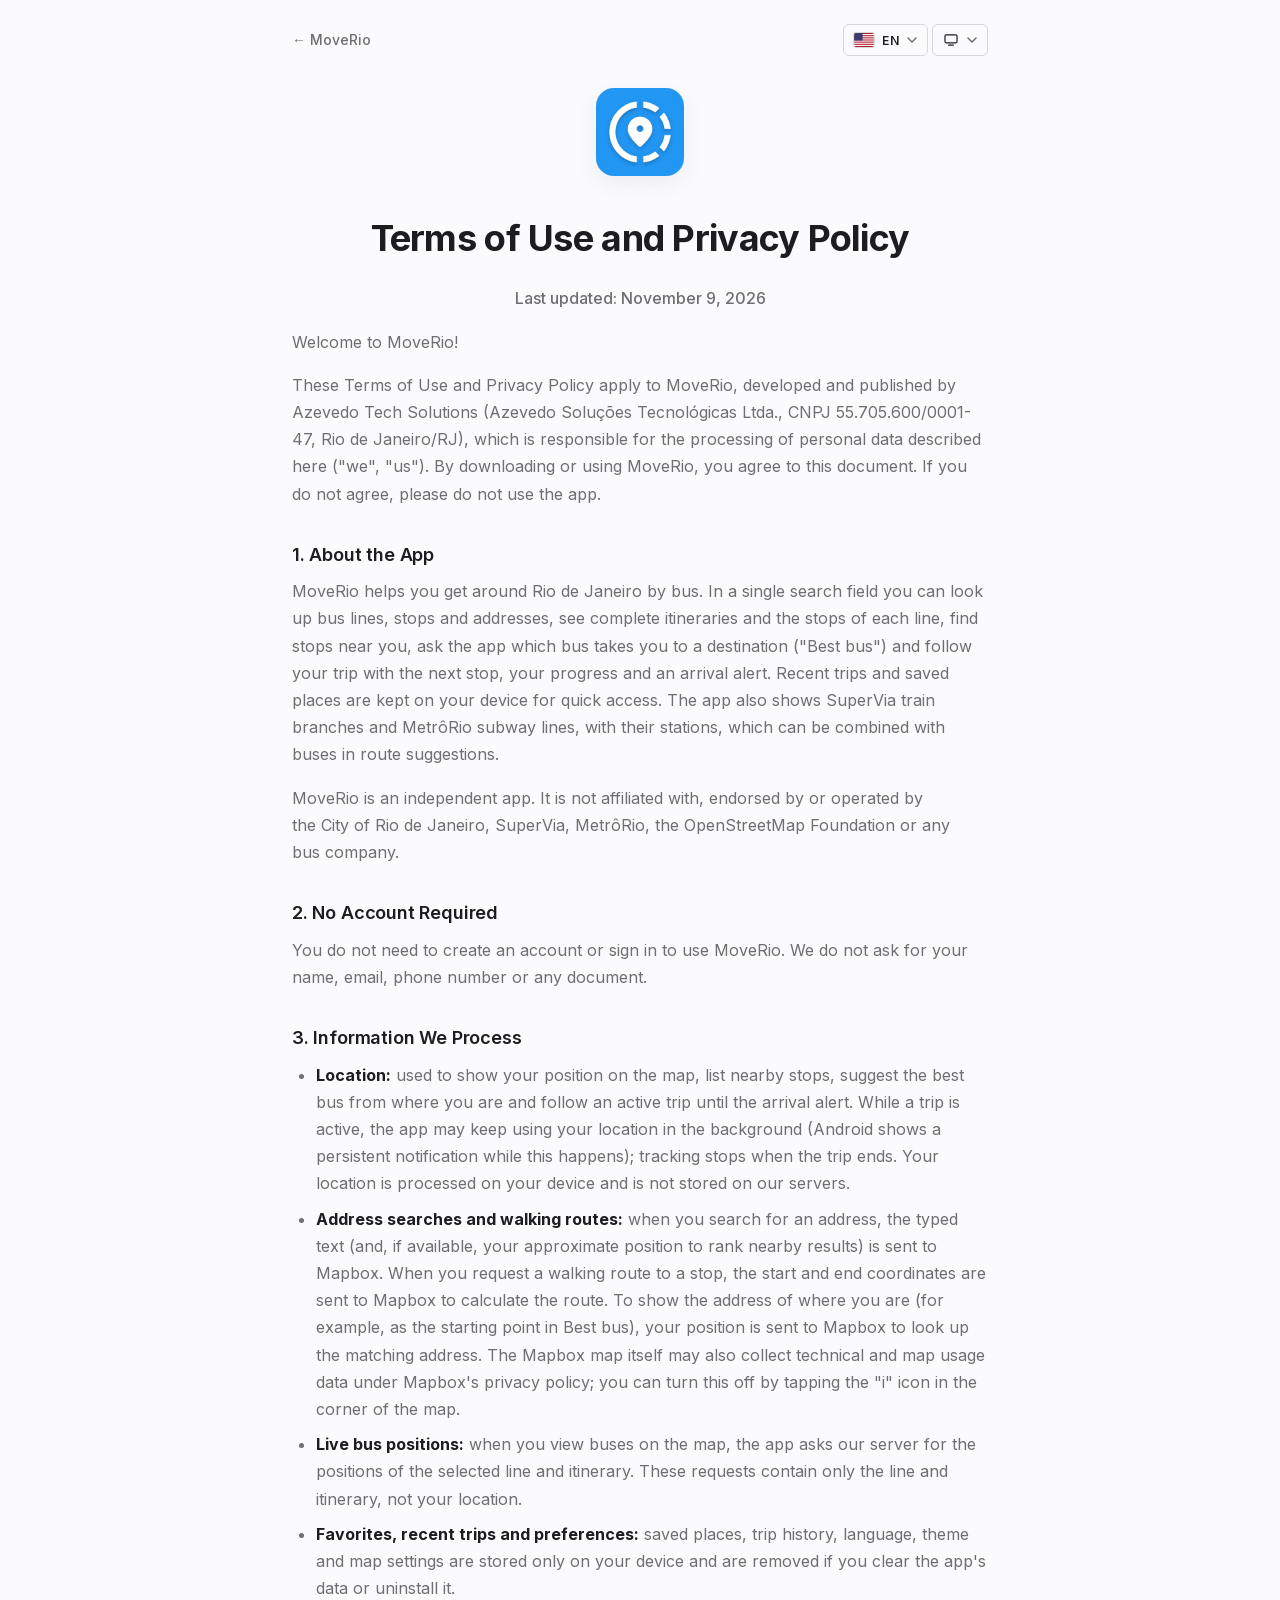
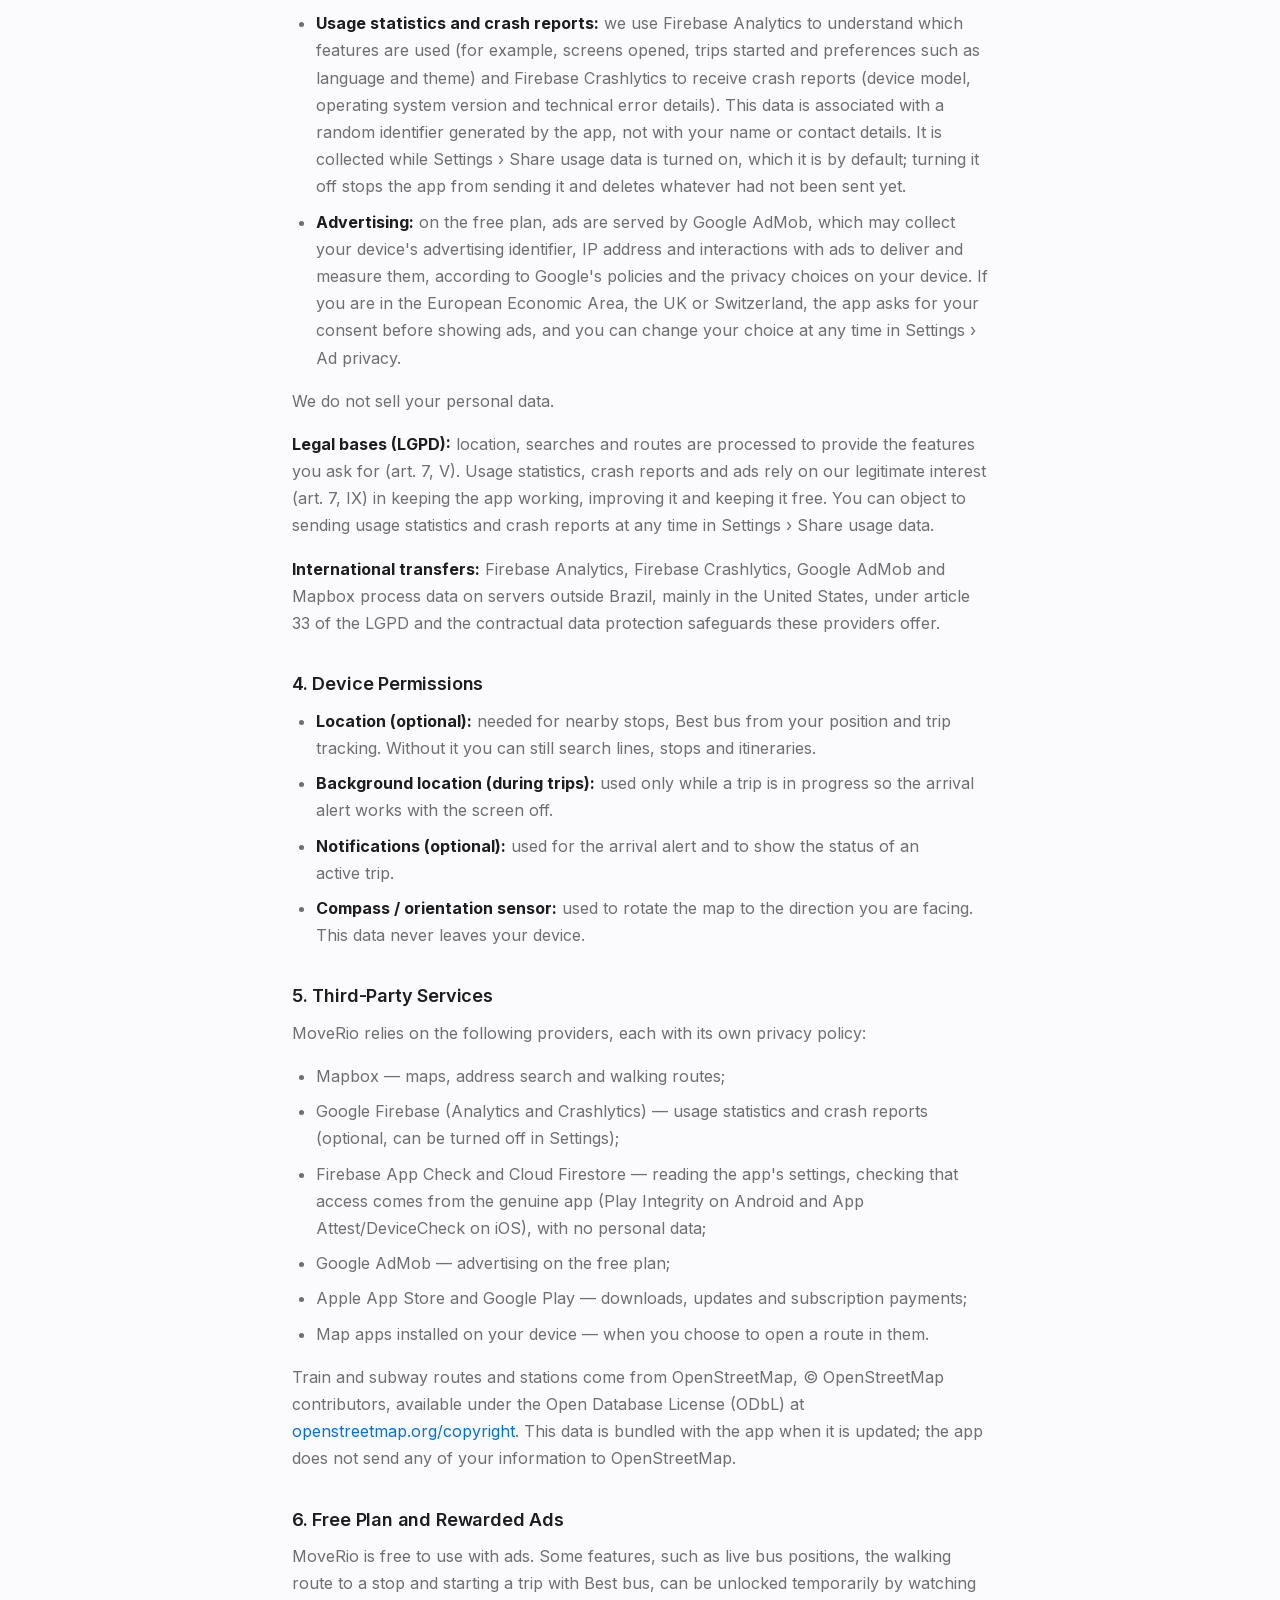
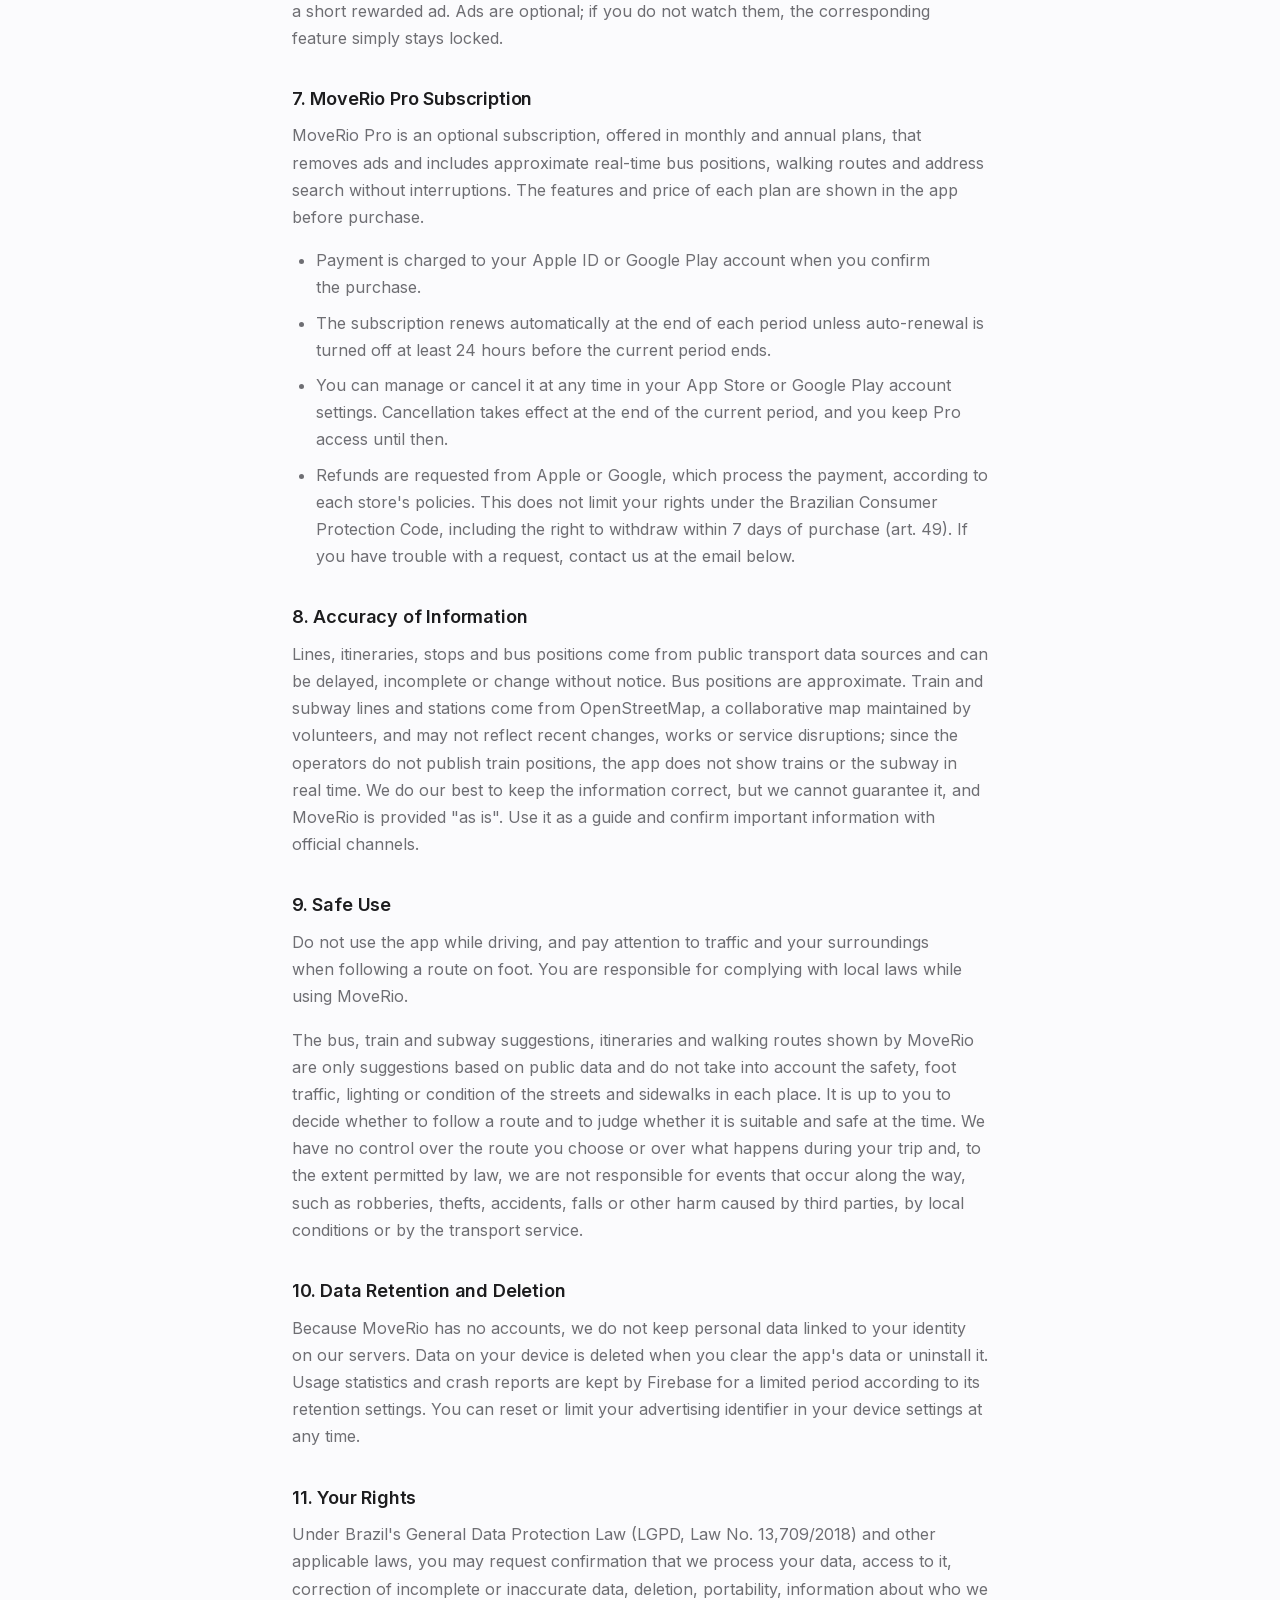
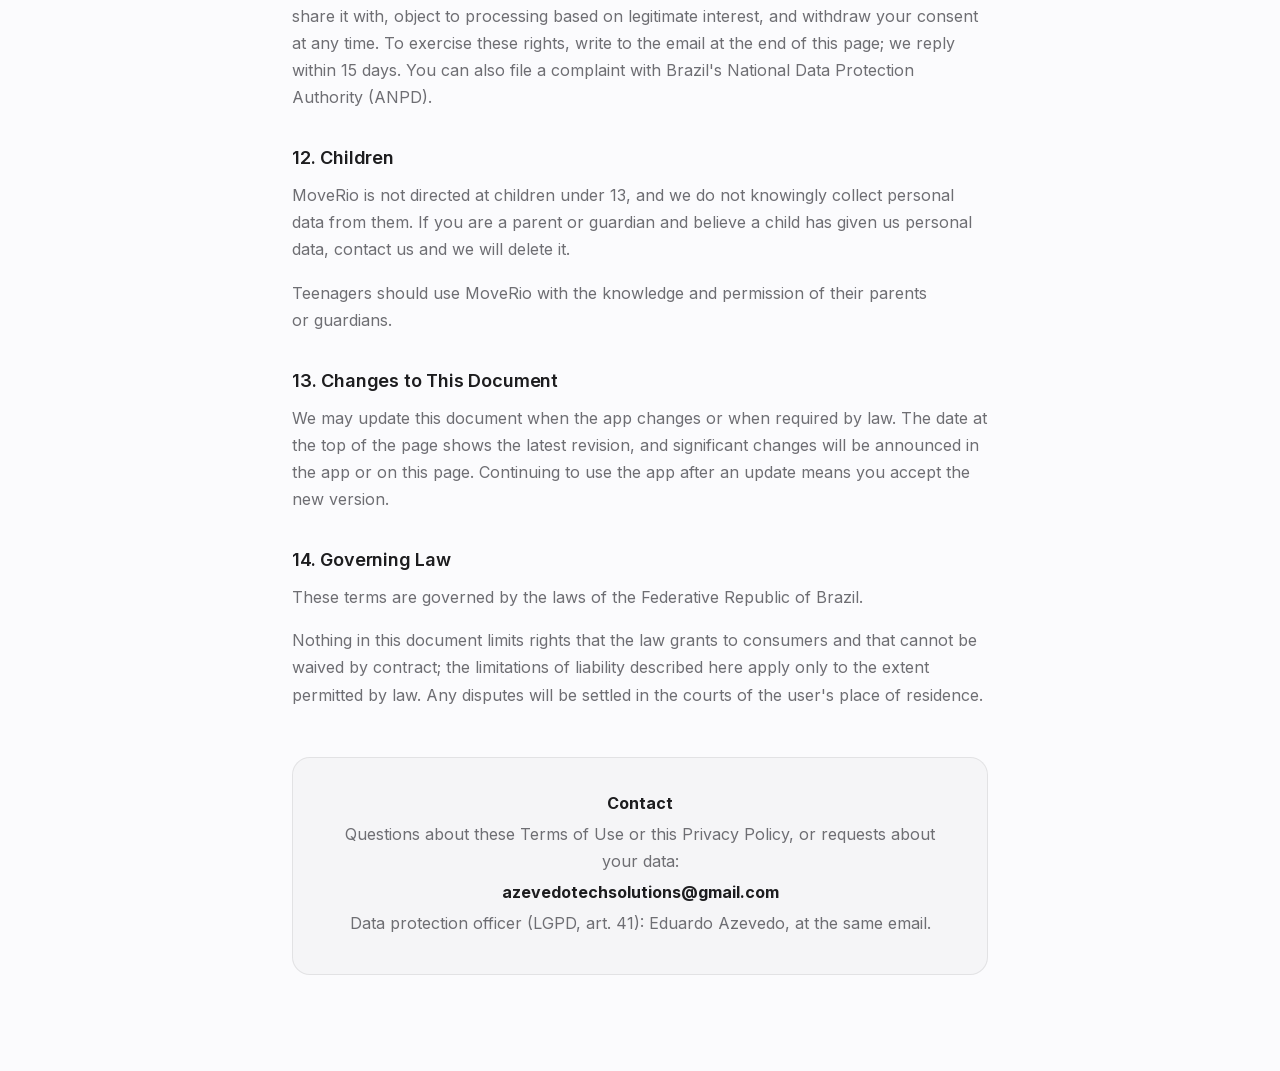
<file: projects/moverio/termsAndPolicy/index.html>
<!DOCTYPE html>
<html lang="pt">

<head>
	<meta charset="UTF-8">
	<meta name="viewport" content="width=device-width, initial-scale=1">
	<meta name="description" content="Termos de Uso e Política de Privacidade do app MoveRio: dados coletados, uso, armazenamento e exclusão da conta.">
	<meta name="theme-color" content="#fbfbfd" media="(prefers-color-scheme: light)">
	<meta name="theme-color" content="#0f0f11" media="(prefers-color-scheme: dark)">
	<title>MoveRio - Termos de Uso e Política de Privacidade</title>
	<link rel="alternate" hreflang="pt" href="https://azevedotech.dev/projects/moverio/termsAndPolicy/?lang=pt">
	<link rel="alternate" hreflang="en" href="https://azevedotech.dev/projects/moverio/termsAndPolicy/?lang=en">
	<link rel="alternate" hreflang="es" href="https://azevedotech.dev/projects/moverio/termsAndPolicy/?lang=es">
	<link rel="alternate" hreflang="x-default" href="https://azevedotech.dev/projects/moverio/termsAndPolicy/?lang=en">
	<link rel="icon" href="../../../icons/moverio.png" type="image/png">


	<script>
		// Aplica o tema salvo (ou ?theme=) antes da primeira pintura, para a página não piscar.
		(function () {
			try {
				var theme = new URLSearchParams(location.search).get('theme');
				if (theme !== 'light' && theme !== 'dark') theme = localStorage.getItem('theme');
				if (theme === 'light' || theme === 'dark') document.documentElement.dataset.theme = theme;
			} catch (e) { }
		})();
	</script>
	<link rel="stylesheet" href="../../../css/styles.css?v=20261021a">
	<link rel="stylesheet" href="../../../css/legal.css?v=20261012a">
</head>

<body>
	<header class="legal-topbar">
		<a class="legal-back-link" href="../" data-back-label='{"pt": "MoveRio", "en": "MoveRio", "es": "MoveRio"}'>&larr; <span>MoveRio</span></a>
		<div class="site-prefs">
			<div class="pref-menu" data-lang-menu></div>
			<div class="pref-menu" data-theme-menu></div>
		</div>
	</header>

	<main class="legal-content">
		<article class="legal-doc" data-doc-lang="pt" data-title="MoveRio - Termos de Uso e Política de Privacidade">
			<div class="app-icon">
				<img src="../../../images/thumbs/moverio.png" width="88" height="88" alt="MoveRio">
			</div>
			<h1 class="legal-title">Termos de Uso e Política de Privacidade</h1>
			<p class="last-updated">Última atualização: 9 de novembro de 2026</p>

			<p>Bem-vindo ao MoveRio!</p>
			<p>Estes Termos de Uso e Política de Privacidade se aplicam ao MoveRio, desenvolvido e publicado pela Azevedo Tech Solutions (Azevedo Soluções Tecnológicas Ltda., CNPJ 55.705.600/0001-47, Rio de Janeiro/RJ), responsável pelo tratamento dos dados pessoais descritos aqui ("nós"). Ao baixar ou usar o MoveRio, você concorda com este documento. Se não concordar, por favor, não utilize o aplicativo.</p>

			<h2>1. Sobre o Aplicativo</h2>
			<p>O MoveRio ajuda você a se locomover de ônibus pelo Rio de Janeiro. Em um único campo de busca você encontra linhas, pontos e endereços, vê itinerários completos e as paradas de cada linha, descobre pontos próximos, pergunta ao app qual ônibus leva até um destino ("Melhor ônibus") e acompanha a viagem com a próxima parada, o progresso e um alerta de chegada. Viagens recentes e lugares salvos ficam no seu dispositivo para acesso rápido. O app também mostra os ramais de trem da SuperVia e as linhas do MetrôRio, com suas estações, que podem ser combinados com ônibus nas sugestões de rota.</p>
			<p>O MoveRio é um aplicativo independente. Ele não é afiliado, endossado nem operado pela Prefeitura do Rio de Janeiro, pela SuperVia, pelo MetrôRio, pela Fundação OpenStreetMap ou por qualquer empresa de ônibus.</p>

			<h2>2. Sem Necessidade de Conta</h2>
			<p>Você não precisa criar conta nem fazer login para usar o MoveRio. Não pedimos seu nome, e-mail, telefone ou qualquer documento.</p>

			<h2>3. Informações que Tratamos</h2>
			<ul>
				<li><strong>Localização:</strong> usada para mostrar sua posição no mapa, listar pontos próximos, sugerir o melhor ônibus a partir de onde você está e acompanhar uma viagem ativa até o alerta de chegada. Durante uma viagem, o app pode continuar usando a localização em segundo plano (no Android, uma notificação fica visível enquanto isso acontece); o acompanhamento termina quando a viagem acaba. Sua localização é processada no dispositivo e não é armazenada em nossos servidores.</li>
				<li><strong>Busca de endereços e rotas a pé:</strong> ao buscar um endereço, o texto digitado (e, se disponível, sua posição aproximada para priorizar resultados próximos) é enviado ao Mapbox. Ao solicitar a rota a pé até um ponto, as coordenadas de origem e destino são enviadas ao Mapbox para calcular o trajeto. Para mostrar o endereço de onde você está (por exemplo, como ponto de partida no Melhor ônibus), sua posição é enviada ao Mapbox para obter o endereço correspondente. O próprio mapa do Mapbox também pode coletar dados técnicos e de uso do mapa, conforme a política de privacidade do Mapbox; você pode desativar essa coleta tocando no ícone "i" no canto do mapa.</li>
				<li><strong>Posição dos ônibus em tempo real:</strong> ao ver os ônibus no mapa, o app consulta nosso servidor pelas posições da linha e do itinerário escolhidos. Essas consultas contêm apenas a linha e o itinerário, não a sua localização.</li>
				<li><strong>Favoritos, viagens recentes e preferências:</strong> lugares salvos, histórico de viagens, idioma, tema e configurações do mapa ficam apenas no seu dispositivo e são apagados se você limpar os dados do app ou desinstalá-lo.</li>
				<li><strong>Estatísticas de uso e relatórios de falha:</strong> usamos o Firebase Analytics para entender quais recursos são usados (por exemplo, telas abertas, viagens iniciadas e preferências como idioma e tema) e o Firebase Crashlytics para receber relatórios de falhas (modelo do aparelho, versão do sistema e detalhes técnicos do erro). Esses dados ficam associados a um identificador aleatório gerado pelo app, e não ao seu nome ou contato. Eles são coletados enquanto a opção Configurações › Compartilhar dados de uso estiver ativada, o que acontece por padrão; ao desativá-la, o app para de enviá-los e apaga os que ainda não tinham sido enviados.</li>
				<li><strong>Publicidade:</strong> no plano gratuito, os anúncios são fornecidos pelo Google AdMob, que pode coletar o identificador de publicidade do aparelho, o endereço IP e as interações com os anúncios para exibi-los e medi-los, conforme as políticas do Google e as opções de privacidade do seu dispositivo. Se você estiver no Espaço Econômico Europeu, no Reino Unido ou na Suíça, o app pede seu consentimento antes de exibir anúncios, e você pode mudar sua escolha a qualquer momento em Configurações › Privacidade dos anúncios.</li>
			</ul>
			<p>Não vendemos seus dados pessoais.</p>
			<p><strong>Bases legais (LGPD):</strong> localização, buscas e rotas são tratadas para oferecer os recursos que você pede (art. 7º, V). Estatísticas de uso, relatórios de falha e anúncios se baseiam no legítimo interesse (art. 7º, IX) de manter o app funcionando, melhorá-lo e mantê-lo gratuito. Você pode se opor ao envio de estatísticas de uso e relatórios de falha a qualquer momento em Configurações › Compartilhar dados de uso.</p>
			<p><strong>Transferência internacional:</strong> Firebase Analytics, Firebase Crashlytics, Google AdMob e Mapbox processam dados em servidores fora do Brasil, principalmente nos Estados Unidos, conforme o art. 33 da LGPD e as garantias contratuais de proteção de dados oferecidas por esses provedores.</p>

			<h2>4. Permissões do Dispositivo</h2>
			<ul>
				<li><strong>Localização (opcional):</strong> necessária para pontos próximos, Melhor ônibus a partir da sua posição e acompanhamento de viagem. Sem ela, você ainda pode buscar linhas, pontos e itinerários.</li>
				<li><strong>Localização em segundo plano (durante viagens):</strong> usada somente enquanto uma viagem está em andamento, para que o alerta de chegada funcione com a tela desligada.</li>
				<li><strong>Notificações (opcional):</strong> usadas para o alerta de chegada e para mostrar o status de uma viagem ativa.</li>
				<li><strong>Bússola / sensor de orientação:</strong> usado para girar o mapa na direção em que você está virado. Esses dados nunca saem do seu dispositivo.</li>
			</ul>

			<h2>5. Serviços de Terceiros</h2>
			<p>O MoveRio utiliza os seguintes provedores, cada um com sua própria política de privacidade:</p>
			<ul>
				<li>Mapbox — mapas, busca de endereços e rotas a pé;</li>
				<li>Google Firebase (Analytics e Crashlytics) — estatísticas de uso e relatórios de falhas (opcional, pode ser desativado em Configurações);</li>
				<li>Firebase App Check e Cloud Firestore — leitura das configurações do app, com verificação de que o acesso vem do app original (Play Integrity no Android e App Attest/DeviceCheck no iOS), sem dados pessoais;</li>
				<li>Google AdMob — anúncios no plano gratuito;</li>
				<li>Apple App Store e Google Play — download, atualizações e pagamento de assinaturas;</li>
				<li>Apps de mapas instalados no seu dispositivo — quando você escolhe abrir uma rota neles.</li>
			</ul>
			<p>Os traçados e as estações de trens e metrô vêm do OpenStreetMap, © colaboradores do OpenStreetMap, disponíveis sob a Open Database License (ODbL) em <a href="https://www.openstreetmap.org/copyright" target="_blank" rel="noopener">openstreetmap.org/copyright</a>. Esses dados são incluídos no próprio app quando ele é atualizado; o app não envia nenhuma informação sua ao OpenStreetMap.</p>

			<h2>6. Plano Gratuito e Anúncios Recompensados</h2>
			<p>O MoveRio é gratuito, com anúncios. Alguns recursos, como a posição dos ônibus em tempo real, a rota a pé até um ponto e iniciar uma viagem pelo Melhor ônibus, podem ser liberados temporariamente assistindo a um anúncio curto. Os anúncios são opcionais; se você não assistir, o recurso apenas continua bloqueado.</p>

			<h2>7. Assinatura MoveRio Pro</h2>
			<p>O MoveRio Pro é uma assinatura opcional, nos planos mensal e anual, que remove os anúncios e inclui a posição aproximada dos ônibus em tempo real, rotas a pé e busca de endereços sem interrupções. Os recursos e o preço de cada plano são exibidos no app antes da compra.</p>
			<ul>
				<li>O pagamento é cobrado na sua conta Apple ID ou Google Play ao confirmar a compra.</li>
				<li>A assinatura é renovada automaticamente ao fim de cada período, a menos que a renovação automática seja desativada pelo menos 24 horas antes do fim do período atual.</li>
				<li>Você pode gerenciar ou cancelar a qualquer momento nas configurações da sua conta na App Store ou no Google Play. O cancelamento vale ao fim do período atual, e o acesso Pro continua até lá.</li>
				<li>Reembolsos são solicitados à Apple ou ao Google, que processam o pagamento, conforme as políticas de cada loja. Isso não afasta seus direitos previstos no Código de Defesa do Consumidor, inclusive o de desistir da contratação em até 7 dias (art. 49). Se tiver dificuldade com um pedido, fale conosco pelo e-mail abaixo.</li>
			</ul>

			<h2>8. Precisão das Informações</h2>
			<p>Linhas, itinerários, pontos e posições dos ônibus vêm de fontes de dados públicas do transporte e podem estar atrasados, incompletos ou mudar sem aviso. As posições dos ônibus são aproximadas. As linhas e estações de trens e metrô vêm do OpenStreetMap, um mapa colaborativo mantido por voluntários, e podem não refletir mudanças recentes, obras ou interrupções; como as operadoras não divulgam a posição dos trens, o app não mostra trens nem metrô em tempo real. Fazemos o possível para manter as informações corretas, mas não podemos garanti-las, e o MoveRio é fornecido "como está". Use o app como guia e confirme informações importantes nos canais oficiais.</p>

			<h2>9. Uso Seguro</h2>
			<p>Não use o aplicativo enquanto dirige e fique atento ao trânsito e ao ambiente ao seguir uma rota a pé. Você é responsável por cumprir as leis locais ao usar o MoveRio.</p>
			<p>As sugestões de ônibus, trens e metrô, os itinerários e os trajetos a pé exibidos pelo MoveRio são apenas sugestões baseadas em dados públicos e não levam em conta as condições de segurança, o movimento, a iluminação ou o estado das ruas e calçadas de cada local. Cabe a você decidir se segue ou não um trajeto e avaliar se ele é adequado e seguro no momento. Não temos controle sobre o trajeto que você escolhe nem sobre o que acontece durante o deslocamento e, na medida permitida pela lei, não nos responsabilizamos por eventos ocorridos no caminho, como assaltos, furtos, acidentes, quedas ou outros danos causados por terceiros, pelas condições do local ou pelo serviço de transporte.</p>

			<h2>10. Retenção e Exclusão de Dados</h2>
			<p>Como o MoveRio não tem contas, não mantemos em nossos servidores dados pessoais vinculados à sua identidade. Os dados no dispositivo são apagados ao limpar os dados do app ou desinstalá-lo. Estatísticas de uso e relatórios de falha são mantidos pelo Firebase por tempo limitado, conforme suas configurações de retenção. Você pode redefinir ou limitar o identificador de publicidade nas configurações do dispositivo a qualquer momento.</p>

			<h2>11. Seus Direitos</h2>
			<p>Nos termos da Lei Geral de Proteção de Dados (LGPD, Lei nº 13.709/2018) e demais leis aplicáveis, você pode solicitar a confirmação de que tratamos seus dados, o acesso a eles, a correção de dados incompletos ou desatualizados, a exclusão, a portabilidade, informações sobre com quem os compartilhamos, opor-se a tratamentos baseados em legítimo interesse e revogar seu consentimento a qualquer momento. Para exercer esses direitos, escreva para o e-mail no final desta página; respondemos em até 15 dias. Você também pode apresentar reclamação à Autoridade Nacional de Proteção de Dados (ANPD).</p>

			<h2>12. Crianças</h2>
			<p>O MoveRio não é direcionado a menores de 13 anos e não coletamos intencionalmente dados pessoais dessas crianças. Se você é pai, mãe ou responsável e acredita que uma criança nos forneceu dados pessoais, entre em contato e faremos a exclusão.</p>
			<p>Adolescentes devem usar o MoveRio com o conhecimento e a autorização dos pais ou responsáveis.</p>

			<h2>13. Alterações Neste Documento</h2>
			<p>Podemos atualizar este documento quando o aplicativo mudar ou quando a lei exigir. A data no topo da página indica a revisão mais recente, e alterações relevantes serão comunicadas no aplicativo ou nesta página. Continuar usando o aplicativo após uma atualização significa que você aceita a nova versão.</p>

			<h2>14. Lei Aplicável</h2>
			<p>Estes termos são regidos pelas leis da República Federativa do Brasil.</p>
			<p>Nada neste documento limita direitos que a lei garante ao consumidor e que não podem ser afastados por contrato; as limitações de responsabilidade aqui descritas valem apenas na medida permitida pela lei. Fica eleito o foro do domicílio do usuário para resolver eventuais disputas.</p>

			<div class="contact-section">
				<p><strong>Contato</strong></p>
				<p>Dúvidas sobre estes Termos de Uso ou esta Política de Privacidade, ou solicitações sobre seus dados:</p>
				<p><a href="mailto:azevedotechsolutions@gmail.com"><strong>azevedotechsolutions@gmail.com</strong></a></p>
				<p>Encarregado pelo tratamento de dados pessoais (LGPD, art. 41): Eduardo Azevedo, pelo mesmo e-mail.</p>
			</div>
		</article>

		<article class="legal-doc" data-doc-lang="en" data-title="MoveRio - Terms of Use and Privacy Policy">
			<div class="app-icon">
				<img src="../../../images/thumbs/moverio.png" width="88" height="88" alt="MoveRio">
			</div>
			<h1 class="legal-title">Terms of Use and Privacy Policy</h1>
			<p class="last-updated">Last updated: November 9, 2026</p>

			<p>Welcome to MoveRio!</p>
			<p>These Terms of Use and Privacy Policy apply to MoveRio, developed and published by Azevedo Tech Solutions (Azevedo Soluções Tecnológicas Ltda., CNPJ 55.705.600/0001-47, Rio de Janeiro/RJ), which is responsible for the processing of personal data described here ("we", "us"). By downloading or using MoveRio, you agree to this document. If you do not agree, please do not use the app.</p>

			<h2>1. About the App</h2>
			<p>MoveRio helps you get around Rio de Janeiro by bus. In a single search field you can look up bus lines, stops and addresses, see complete itineraries and the stops of each line, find stops near you, ask the app which bus takes you to a destination ("Best bus") and follow your trip with the next stop, your progress and an arrival alert. Recent trips and saved places are kept on your device for quick access. The app also shows SuperVia train branches and MetrôRio subway lines, with their stations, which can be combined with buses in route suggestions.</p>
			<p>MoveRio is an independent app. It is not affiliated with, endorsed by or operated by the City of Rio de Janeiro, SuperVia, MetrôRio, the OpenStreetMap Foundation or any bus company.</p>

			<h2>2. No Account Required</h2>
			<p>You do not need to create an account or sign in to use MoveRio. We do not ask for your name, email, phone number or any document.</p>

			<h2>3. Information We Process</h2>
			<ul>
				<li><strong>Location:</strong> used to show your position on the map, list nearby stops, suggest the best bus from where you are and follow an active trip until the arrival alert. While a trip is active, the app may keep using your location in the background (Android shows a persistent notification while this happens); tracking stops when the trip ends. Your location is processed on your device and is not stored on our servers.</li>
				<li><strong>Address searches and walking routes:</strong> when you search for an address, the typed text (and, if available, your approximate position to rank nearby results) is sent to Mapbox. When you request a walking route to a stop, the start and end coordinates are sent to Mapbox to calculate the route. To show the address of where you are (for example, as the starting point in Best bus), your position is sent to Mapbox to look up the matching address. The Mapbox map itself may also collect technical and map usage data under Mapbox's privacy policy; you can turn this off by tapping the "i" icon in the corner of the map.</li>
				<li><strong>Live bus positions:</strong> when you view buses on the map, the app asks our server for the positions of the selected line and itinerary. These requests contain only the line and itinerary, not your location.</li>
				<li><strong>Favorites, recent trips and preferences:</strong> saved places, trip history, language, theme and map settings are stored only on your device and are removed if you clear the app's data or uninstall it.</li>
				<li><strong>Usage statistics and crash reports:</strong> we use Firebase Analytics to understand which features are used (for example, screens opened, trips started and preferences such as language and theme) and Firebase Crashlytics to receive crash reports (device model, operating system version and technical error details). This data is associated with a random identifier generated by the app, not with your name or contact details. It is collected while Settings › Share usage data is turned on, which it is by default; turning it off stops the app from sending it and deletes whatever had not been sent yet.</li>
				<li><strong>Advertising:</strong> on the free plan, ads are served by Google AdMob, which may collect your device's advertising identifier, IP address and interactions with ads to deliver and measure them, according to Google's policies and the privacy choices on your device. If you are in the European Economic Area, the UK or Switzerland, the app asks for your consent before showing ads, and you can change your choice at any time in Settings › Ad privacy.</li>
			</ul>
			<p>We do not sell your personal data.</p>
			<p><strong>Legal bases (LGPD):</strong> location, searches and routes are processed to provide the features you ask for (art. 7, V). Usage statistics, crash reports and ads rely on our legitimate interest (art. 7, IX) in keeping the app working, improving it and keeping it free. You can object to sending usage statistics and crash reports at any time in Settings › Share usage data.</p>
			<p><strong>International transfers:</strong> Firebase Analytics, Firebase Crashlytics, Google AdMob and Mapbox process data on servers outside Brazil, mainly in the United States, under article 33 of the LGPD and the contractual data protection safeguards these providers offer.</p>

			<h2>4. Device Permissions</h2>
			<ul>
				<li><strong>Location (optional):</strong> needed for nearby stops, Best bus from your position and trip tracking. Without it you can still search lines, stops and itineraries.</li>
				<li><strong>Background location (during trips):</strong> used only while a trip is in progress so the arrival alert works with the screen off.</li>
				<li><strong>Notifications (optional):</strong> used for the arrival alert and to show the status of an active trip.</li>
				<li><strong>Compass / orientation sensor:</strong> used to rotate the map to the direction you are facing. This data never leaves your device.</li>
			</ul>

			<h2>5. Third-Party Services</h2>
			<p>MoveRio relies on the following providers, each with its own privacy policy:</p>
			<ul>
				<li>Mapbox — maps, address search and walking routes;</li>
				<li>Google Firebase (Analytics and Crashlytics) — usage statistics and crash reports (optional, can be turned off in Settings);</li>
				<li>Firebase App Check and Cloud Firestore — reading the app's settings, checking that access comes from the genuine app (Play Integrity on Android and App Attest/DeviceCheck on iOS), with no personal data;</li>
				<li>Google AdMob — advertising on the free plan;</li>
				<li>Apple App Store and Google Play — downloads, updates and subscription payments;</li>
				<li>Map apps installed on your device — when you choose to open a route in them.</li>
			</ul>
			<p>Train and subway routes and stations come from OpenStreetMap, © OpenStreetMap contributors, available under the Open Database License (ODbL) at <a href="https://www.openstreetmap.org/copyright" target="_blank" rel="noopener">openstreetmap.org/copyright</a>. This data is bundled with the app when it is updated; the app does not send any of your information to OpenStreetMap.</p>

			<h2>6. Free Plan and Rewarded Ads</h2>
			<p>MoveRio is free to use with ads. Some features, such as live bus positions, the walking route to a stop and starting a trip with Best bus, can be unlocked temporarily by watching a short rewarded ad. Ads are optional; if you do not watch them, the corresponding feature simply stays locked.</p>

			<h2>7. MoveRio Pro Subscription</h2>
			<p>MoveRio Pro is an optional subscription, offered in monthly and annual plans, that removes ads and includes approximate real-time bus positions, walking routes and address search without interruptions. The features and price of each plan are shown in the app before purchase.</p>
			<ul>
				<li>Payment is charged to your Apple ID or Google Play account when you confirm the purchase.</li>
				<li>The subscription renews automatically at the end of each period unless auto-renewal is turned off at least 24 hours before the current period ends.</li>
				<li>You can manage or cancel it at any time in your App Store or Google Play account settings. Cancellation takes effect at the end of the current period, and you keep Pro access until then.</li>
				<li>Refunds are requested from Apple or Google, which process the payment, according to each store's policies. This does not limit your rights under the Brazilian Consumer Protection Code, including the right to withdraw within 7 days of purchase (art. 49). If you have trouble with a request, contact us at the email below.</li>
			</ul>

			<h2>8. Accuracy of Information</h2>
			<p>Lines, itineraries, stops and bus positions come from public transport data sources and can be delayed, incomplete or change without notice. Bus positions are approximate. Train and subway lines and stations come from OpenStreetMap, a collaborative map maintained by volunteers, and may not reflect recent changes, works or service disruptions; since the operators do not publish train positions, the app does not show trains or the subway in real time. We do our best to keep the information correct, but we cannot guarantee it, and MoveRio is provided "as is". Use it as a guide and confirm important information with official channels.</p>

			<h2>9. Safe Use</h2>
			<p>Do not use the app while driving, and pay attention to traffic and your surroundings when following a route on foot. You are responsible for complying with local laws while using MoveRio.</p>
			<p>The bus, train and subway suggestions, itineraries and walking routes shown by MoveRio are only suggestions based on public data and do not take into account the safety, foot traffic, lighting or condition of the streets and sidewalks in each place. It is up to you to decide whether to follow a route and to judge whether it is suitable and safe at the time. We have no control over the route you choose or over what happens during your trip and, to the extent permitted by law, we are not responsible for events that occur along the way, such as robberies, thefts, accidents, falls or other harm caused by third parties, by local conditions or by the transport service.</p>

			<h2>10. Data Retention and Deletion</h2>
			<p>Because MoveRio has no accounts, we do not keep personal data linked to your identity on our servers. Data on your device is deleted when you clear the app's data or uninstall it. Usage statistics and crash reports are kept by Firebase for a limited period according to its retention settings. You can reset or limit your advertising identifier in your device settings at any time.</p>

			<h2>11. Your Rights</h2>
			<p>Under Brazil's General Data Protection Law (LGPD, Law No. 13,709/2018) and other applicable laws, you may request confirmation that we process your data, access to it, correction of incomplete or inaccurate data, deletion, portability, information about who we share it with, object to processing based on legitimate interest, and withdraw your consent at any time. To exercise these rights, write to the email at the end of this page; we reply within 15 days. You can also file a complaint with Brazil's National Data Protection Authority (ANPD).</p>

			<h2>12. Children</h2>
			<p>MoveRio is not directed at children under 13, and we do not knowingly collect personal data from them. If you are a parent or guardian and believe a child has given us personal data, contact us and we will delete it.</p>
			<p>Teenagers should use MoveRio with the knowledge and permission of their parents or guardians.</p>

			<h2>13. Changes to This Document</h2>
			<p>We may update this document when the app changes or when required by law. The date at the top of the page shows the latest revision, and significant changes will be announced in the app or on this page. Continuing to use the app after an update means you accept the new version.</p>

			<h2>14. Governing Law</h2>
			<p>These terms are governed by the laws of the Federative Republic of Brazil.</p>
			<p>Nothing in this document limits rights that the law grants to consumers and that cannot be waived by contract; the limitations of liability described here apply only to the extent permitted by law. Any disputes will be settled in the courts of the user's place of residence.</p>

			<div class="contact-section">
				<p><strong>Contact</strong></p>
				<p>Questions about these Terms of Use or this Privacy Policy, or requests about your data:</p>
				<p><a href="mailto:azevedotechsolutions@gmail.com"><strong>azevedotechsolutions@gmail.com</strong></a></p>
				<p>Data protection officer (LGPD, art. 41): Eduardo Azevedo, at the same email.</p>
			</div>
		</article>

		<article class="legal-doc" data-doc-lang="es" data-title="MoveRio - Términos de Uso y Política de Privacidad">
			<div class="app-icon">
				<img src="../../../images/thumbs/moverio.png" width="88" height="88" alt="MoveRio">
			</div>
			<h1 class="legal-title">Términos de Uso y Política de Privacidad</h1>
			<p class="last-updated">Última actualización: 9 de noviembre de 2026</p>

			<p>¡Bienvenido a MoveRio!</p>
			<p>Estos Términos de Uso y Política de Privacidad se aplican a MoveRio, desarrollado y publicado por Azevedo Tech Solutions (Azevedo Soluções Tecnológicas Ltda., CNPJ 55.705.600/0001-47, Rio de Janeiro/RJ), responsable del tratamiento de los datos personales descritos aquí ("nosotros"). Al descargar o usar MoveRio, aceptas este documento. Si no estás de acuerdo, por favor no utilices la aplicación.</p>

			<h2>1. Sobre la Aplicación</h2>
			<p>MoveRio te ayuda a moverte en autobús por Río de Janeiro. En un solo campo de búsqueda encuentras líneas, paradas y direcciones, ves itinerarios completos y las paradas de cada línea, descubres paradas cercanas, preguntas a la app qué autobús te lleva a un destino ("Mejor autobús") y sigues el viaje con la próxima parada, el progreso y un aviso de llegada. Los viajes recientes y lugares guardados quedan en tu dispositivo para acceder rápidamente. La app también muestra los ramales de tren de SuperVia y las líneas de MetrôRio, con sus estaciones, que pueden combinarse con autobuses en las sugerencias de ruta.</p>
			<p>MoveRio es una aplicación independiente. No está afiliada, respaldada ni operada por la Alcaldía de Río de Janeiro, SuperVia, MetrôRio, la Fundación OpenStreetMap ni ninguna empresa de autobuses.</p>

			<h2>2. Sin Necesidad de Cuenta</h2>
			<p>No necesitas crear una cuenta ni iniciar sesión para usar MoveRio. No pedimos tu nombre, correo, teléfono ni ningún documento.</p>

			<h2>3. Información que Tratamos</h2>
			<ul>
				<li><strong>Ubicación:</strong> se usa para mostrar tu posición en el mapa, listar paradas cercanas, sugerir el mejor autobús desde donde estás y seguir un viaje activo hasta el aviso de llegada. Durante un viaje, la app puede seguir usando la ubicación en segundo plano (en Android se muestra una notificación mientras ocurre); el seguimiento termina cuando acaba el viaje. Tu ubicación se procesa en el dispositivo y no se almacena en nuestros servidores.</li>
				<li><strong>Búsqueda de direcciones y rutas a pie:</strong> al buscar una dirección, el texto escrito (y, si está disponible, tu posición aproximada para priorizar resultados cercanos) se envía a Mapbox. Al pedir la ruta a pie hasta una parada, las coordenadas de origen y destino se envían a Mapbox para calcular el trayecto. Para mostrar la dirección de donde estás (por ejemplo, como punto de partida en Mejor autobús), tu posición se envía a Mapbox para obtener la dirección correspondiente. El propio mapa de Mapbox también puede recopilar datos técnicos y de uso del mapa, según la política de privacidad de Mapbox; puedes desactivarlo tocando el icono "i" en la esquina del mapa.</li>
				<li><strong>Posición de los autobuses en tiempo real:</strong> al ver los autobuses en el mapa, la app consulta a nuestro servidor las posiciones de la línea y el itinerario elegidos. Estas consultas contienen solo la línea y el itinerario, no tu ubicación.</li>
				<li><strong>Favoritos, viajes recientes y preferencias:</strong> lugares guardados, historial de viajes, idioma, tema y ajustes del mapa se guardan solo en tu dispositivo y se borran si limpias los datos de la app o la desinstalas.</li>
				<li><strong>Estadísticas de uso e informes de fallos:</strong> usamos Firebase Analytics para entender qué funciones se usan (por ejemplo, pantallas abiertas, viajes iniciados y preferencias como idioma y tema) y Firebase Crashlytics para recibir informes de fallos (modelo del dispositivo, versión del sistema y detalles técnicos del error). Estos datos se asocian a un identificador aleatorio generado por la app, no a tu nombre ni a tus datos de contacto. Se recopilan mientras la opción Ajustes › Compartir datos de uso esté activada, lo que ocurre por defecto; al desactivarla, la app deja de enviarlos y borra los que aún no se habían enviado.</li>
				<li><strong>Publicidad:</strong> en el plan gratuito, los anuncios los proporciona Google AdMob, que puede recopilar el identificador de publicidad del dispositivo, la dirección IP y las interacciones con los anuncios para mostrarlos y medirlos, según las políticas de Google y las opciones de privacidad de tu dispositivo. Si estás en el Espacio Económico Europeo, el Reino Unido o Suiza, la app te pide tu consentimiento antes de mostrar anuncios, y puedes cambiar tu elección en cualquier momento en los ajustes de la app (Ad privacy).</li>
			</ul>
			<p>No vendemos tus datos personales.</p>
			<p><strong>Bases legales (LGPD):</strong> la ubicación, las búsquedas y las rutas se tratan para ofrecer las funciones que pides (art. 7, V). Las estadísticas de uso, los informes de fallos y los anuncios se basan en nuestro interés legítimo (art. 7, IX) en mantener la app funcionando, mejorarla y mantenerla gratuita. Puedes oponerte al envío de estadísticas de uso e informes de fallos en cualquier momento en Ajustes › Compartir datos de uso.</p>
			<p><strong>Transferencia internacional:</strong> Firebase Analytics, Firebase Crashlytics, Google AdMob y Mapbox procesan datos en servidores fuera de Brasil, principalmente en Estados Unidos, conforme al artículo 33 de la LGPD y las garantías contractuales de protección de datos que ofrecen estos proveedores.</p>

			<h2>4. Permisos del Dispositivo</h2>
			<ul>
				<li><strong>Ubicación (opcional):</strong> necesaria para paradas cercanas, Mejor autobús desde tu posición y seguimiento de viaje. Sin ella, puedes seguir buscando líneas, paradas e itinerarios.</li>
				<li><strong>Ubicación en segundo plano (durante viajes):</strong> se usa solo mientras hay un viaje en curso, para que el aviso de llegada funcione con la pantalla apagada.</li>
				<li><strong>Notificaciones (opcional):</strong> se usan para el aviso de llegada y para mostrar el estado de un viaje activo.</li>
				<li><strong>Brújula / sensor de orientación:</strong> se usa para girar el mapa en la dirección hacia la que miras. Estos datos nunca salen de tu dispositivo.</li>
			</ul>

			<h2>5. Servicios de Terceros</h2>
			<p>MoveRio utiliza los siguientes proveedores, cada uno con su propia política de privacidad:</p>
			<ul>
				<li>Mapbox — mapas, búsqueda de direcciones y rutas a pie;</li>
				<li>Google Firebase (Analytics y Crashlytics) — estadísticas de uso e informes de fallos (opcional, se puede desactivar en Ajustes);</li>
				<li>Firebase App Check y Cloud Firestore — lectura de los ajustes de la app, verificando que el acceso proviene de la app original (Play Integrity en Android y App Attest/DeviceCheck en iOS), sin datos personales;</li>
				<li>Google AdMob — anuncios en el plan gratuito;</li>
				<li>Apple App Store y Google Play — descargas, actualizaciones y pago de suscripciones;</li>
				<li>Apps de mapas instaladas en tu dispositivo — cuando eliges abrir una ruta en ellas.</li>
			</ul>
			<p>Los trazados y las estaciones de trenes y metro provienen de OpenStreetMap, © colaboradores de OpenStreetMap, disponibles bajo la Open Database License (ODbL) en <a href="https://www.openstreetmap.org/copyright" target="_blank" rel="noopener">openstreetmap.org/copyright</a>. Estos datos se incluyen en la propia app cuando se actualiza; la app no envía ninguna información tuya a OpenStreetMap.</p>

			<h2>6. Plan Gratuito y Anuncios con Recompensa</h2>
			<p>MoveRio es gratuito, con anuncios. Algunas funciones, como la posición de los autobuses en tiempo real, la ruta a pie hasta una parada e iniciar un viaje con Mejor autobús, pueden desbloquearse temporalmente viendo un anuncio corto. Los anuncios son opcionales; si no los ves, la función simplemente sigue bloqueada.</p>

			<h2>7. Suscripción MoveRio Pro</h2>
			<p>MoveRio Pro es una suscripción opcional, en planes mensual y anual, que elimina los anuncios e incluye la posición aproximada de los autobuses en tiempo real, rutas a pie y búsqueda de direcciones sin interrupciones. Las funciones y el precio de cada plan se muestran en la app antes de la compra.</p>
			<ul>
				<li>El pago se carga a tu cuenta de Apple ID o Google Play al confirmar la compra.</li>
				<li>La suscripción se renueva automáticamente al final de cada período, salvo que desactives la renovación automática al menos 24 horas antes de que termine el período actual.</li>
				<li>Puedes gestionarla o cancelarla en cualquier momento en los ajustes de tu cuenta de App Store o Google Play. La cancelación se aplica al final del período actual y mantienes el acceso Pro hasta entonces.</li>
				<li>Los reembolsos se solicitan a Apple o Google, que procesan el pago, según las políticas de cada tienda. Esto no limita tus derechos según el Código de Defensa del Consumidor de Brasil, incluido el de desistir de la compra en un plazo de 7 días (art. 49). Si tienes dificultades con una solicitud, contáctanos por el correo de abajo.</li>
			</ul>

			<h2>8. Precisión de la Información</h2>
			<p>Las líneas, itinerarios, paradas y posiciones de los autobuses provienen de fuentes públicas de datos de transporte y pueden estar retrasados, incompletos o cambiar sin aviso. Las posiciones de los autobuses son aproximadas. Las líneas y estaciones de trenes y metro provienen de OpenStreetMap, un mapa colaborativo mantenido por voluntarios, y pueden no reflejar cambios recientes, obras o interrupciones; como los operadores no publican la posición de los trenes, la app no muestra trenes ni metro en tiempo real. Hacemos lo posible por mantener la información correcta, pero no podemos garantizarla, y MoveRio se ofrece "tal cual". Úsala como guía y confirma la información importante en los canales oficiales.</p>

			<h2>9. Uso Seguro</h2>
			<p>No uses la aplicación mientras conduces y presta atención al tráfico y a tu entorno al seguir una ruta a pie. Eres responsable de cumplir las leyes locales al usar MoveRio.</p>
			<p>Las sugerencias de autobuses, trenes y metro, los itinerarios y los trayectos a pie que muestra MoveRio son solo sugerencias basadas en datos públicos y no tienen en cuenta las condiciones de seguridad, el movimiento, la iluminación ni el estado de las calles y aceras de cada lugar. Te corresponde decidir si sigues o no un trayecto y evaluar si es adecuado y seguro en ese momento. No tenemos control sobre el trayecto que eliges ni sobre lo que ocurre durante el desplazamiento y, en la medida permitida por la ley, no nos responsabilizamos por los eventos ocurridos en el camino, como asaltos, robos, accidentes, caídas u otros daños causados por terceros, por las condiciones del lugar o por el servicio de transporte.</p>

			<h2>10. Conservación y Eliminación de Datos</h2>
			<p>Como MoveRio no tiene cuentas, no guardamos en nuestros servidores datos personales vinculados a tu identidad. Los datos del dispositivo se borran al limpiar los datos de la app o desinstalarla. Las estadísticas de uso y los informes de fallos los conserva Firebase durante un tiempo limitado, según su configuración de retención. Puedes restablecer o limitar el identificador de publicidad en los ajustes del dispositivo en cualquier momento.</p>

			<h2>11. Tus Derechos</h2>
			<p>De acuerdo con la Ley General de Protección de Datos de Brasil (LGPD, Ley n.º 13.709/2018) y demás leyes aplicables, puedes solicitar la confirmación de que tratamos tus datos, el acceso a ellos, la corrección de datos incompletos o inexactos, la eliminación, la portabilidad, información sobre con quién los compartimos, oponerte a tratamientos basados en interés legítimo y retirar tu consentimiento en cualquier momento. Para ejercer estos derechos, escribe al correo indicado al final de esta página; respondemos en un plazo de 15 días. También puedes presentar una reclamación ante la Autoridad Nacional de Protección de Datos de Brasil (ANPD).</p>

			<h2>12. Menores de Edad</h2>
			<p>MoveRio no está dirigido a menores de 13 años y no recopilamos intencionalmente datos personales de ellos. Si eres padre, madre o tutor y crees que un menor nos proporcionó datos personales, contáctanos y los eliminaremos.</p>
			<p>Los adolescentes deben usar MoveRio con el conocimiento y la autorización de sus padres o tutores.</p>

			<h2>13. Cambios en Este Documento</h2>
			<p>Podemos actualizar este documento cuando la aplicación cambie o cuando la ley lo exija. La fecha en la parte superior indica la revisión más reciente, y los cambios relevantes se informarán en la aplicación o en esta página. Seguir usando la aplicación después de una actualización significa que aceptas la nueva versión.</p>

			<h2>14. Ley Aplicable</h2>
			<p>Estos términos se rigen por las leyes de la República Federativa de Brasil.</p>
			<p>Nada en este documento limita los derechos que la ley garantiza al consumidor y que no pueden excluirse por contrato; las limitaciones de responsabilidad aquí descritas se aplican solo en la medida permitida por la ley. Cualquier disputa se resolverá en los tribunales del domicilio del usuario.</p>

			<div class="contact-section">
				<p><strong>Contacto</strong></p>
				<p>Preguntas sobre estos Términos de Uso o esta Política de Privacidad, o solicitudes sobre tus datos:</p>
				<p><a href="mailto:azevedotechsolutions@gmail.com"><strong>azevedotechsolutions@gmail.com</strong></a></p>
				<p>Encargado del tratamiento de datos personales (LGPD, art. 41): Eduardo Azevedo, en el mismo correo.</p>
			</div>
		</article>
	</main>

	<script src="../../../js/preferences.js?v=20261019a"></script>
	<script src="../../../js/legal.js?v=20261012a"></script>
</body>

</html>
</file>
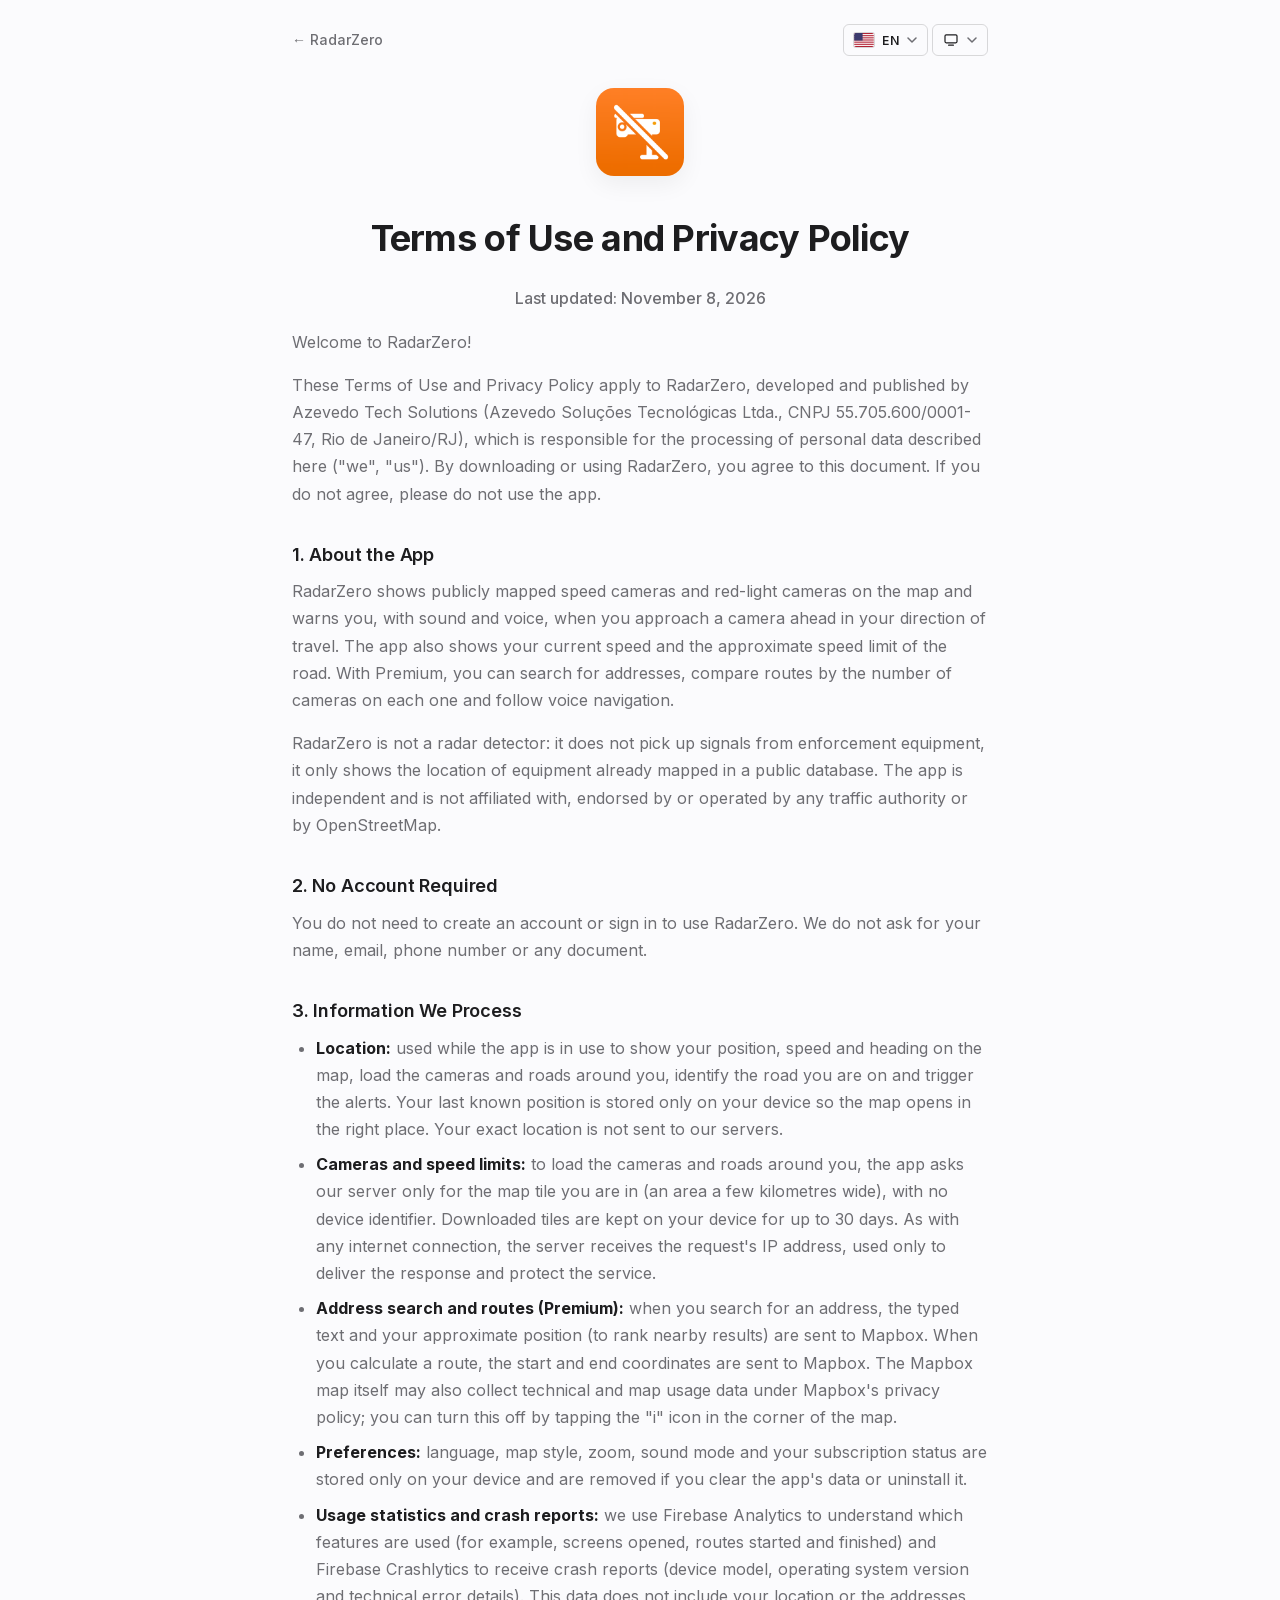
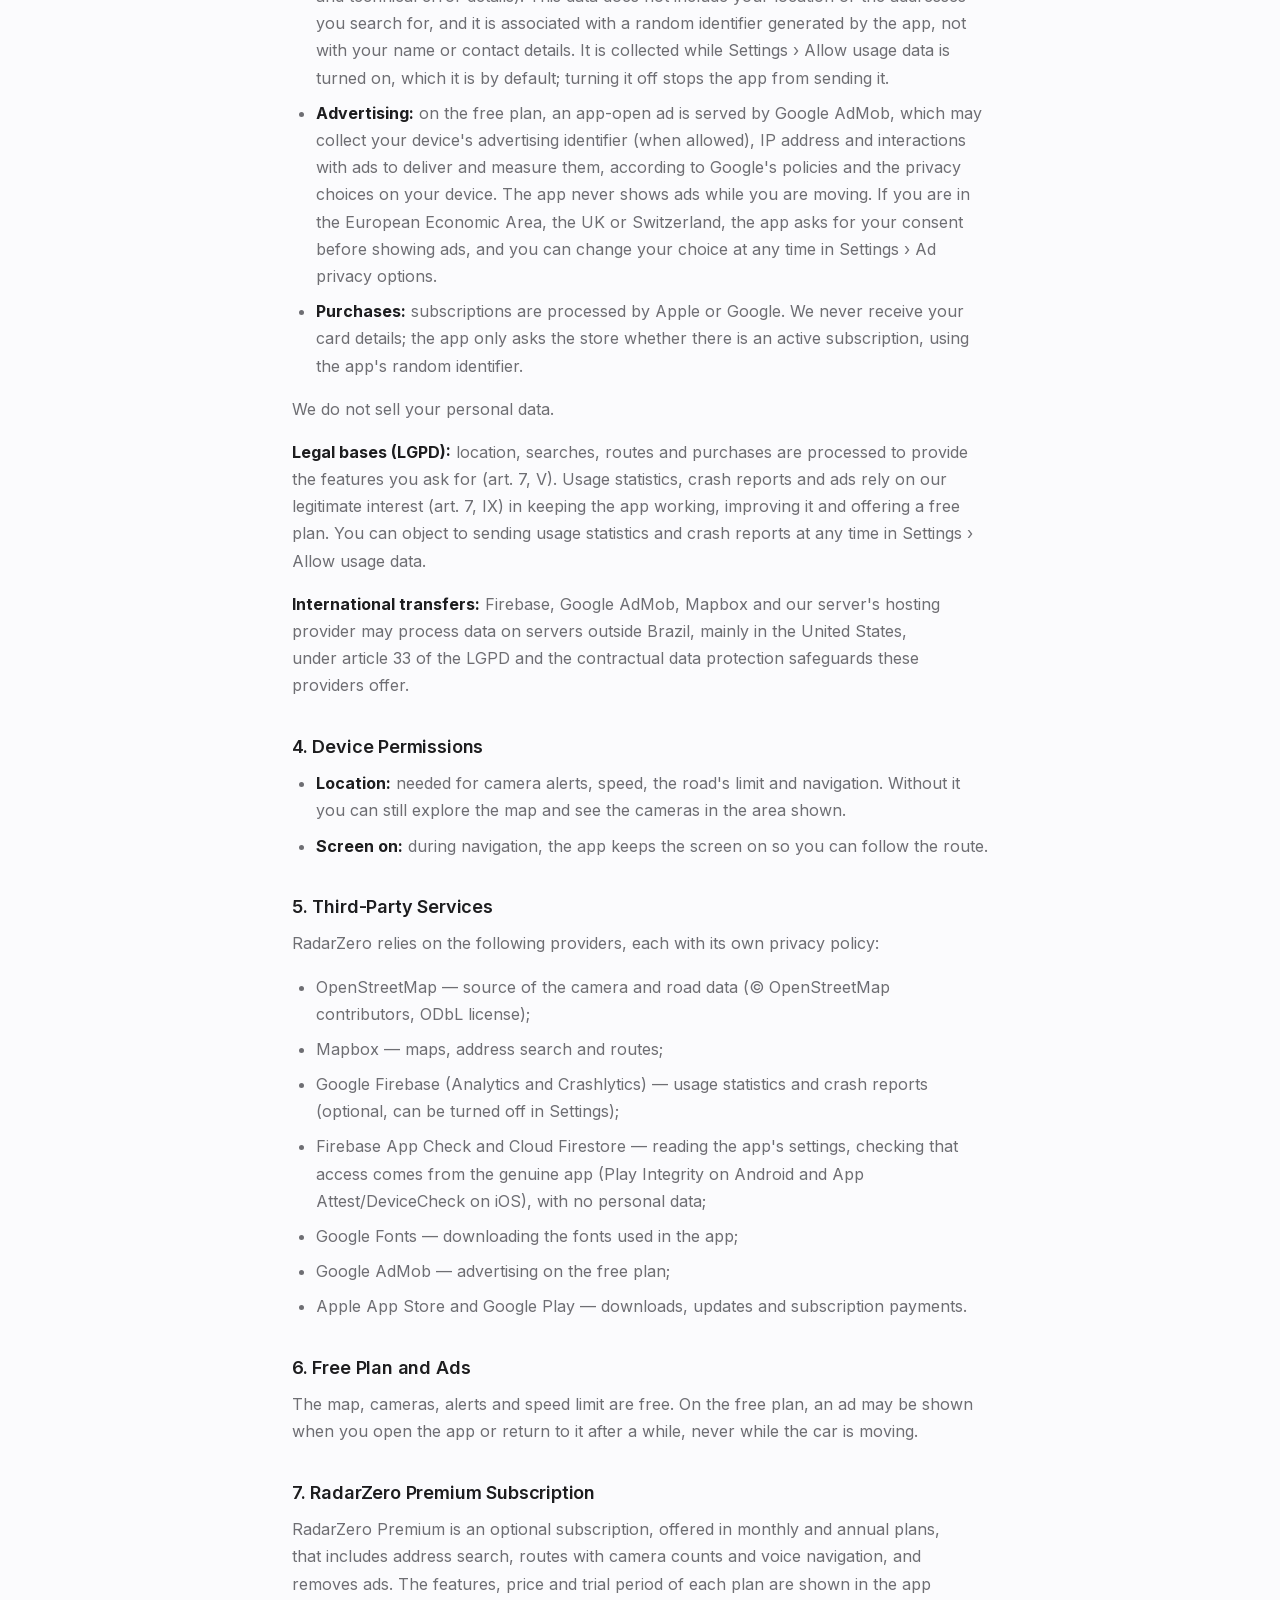
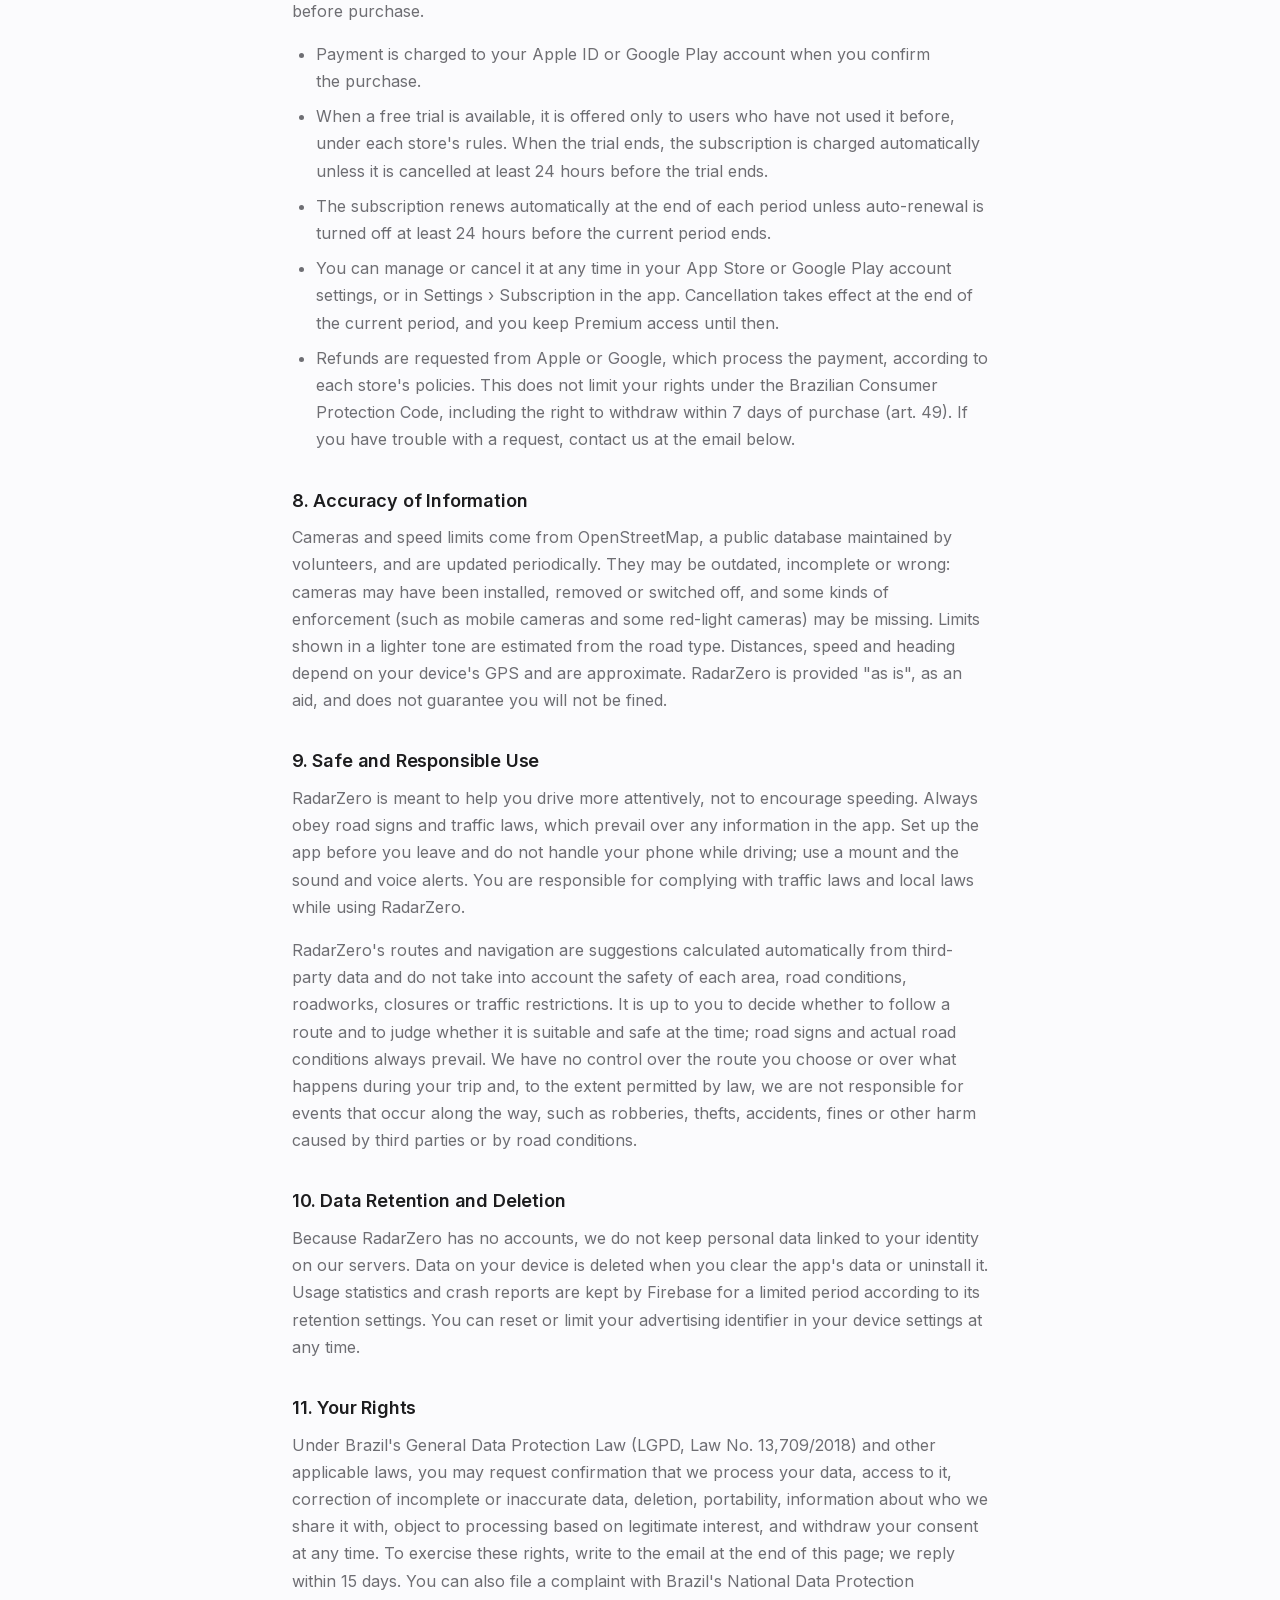
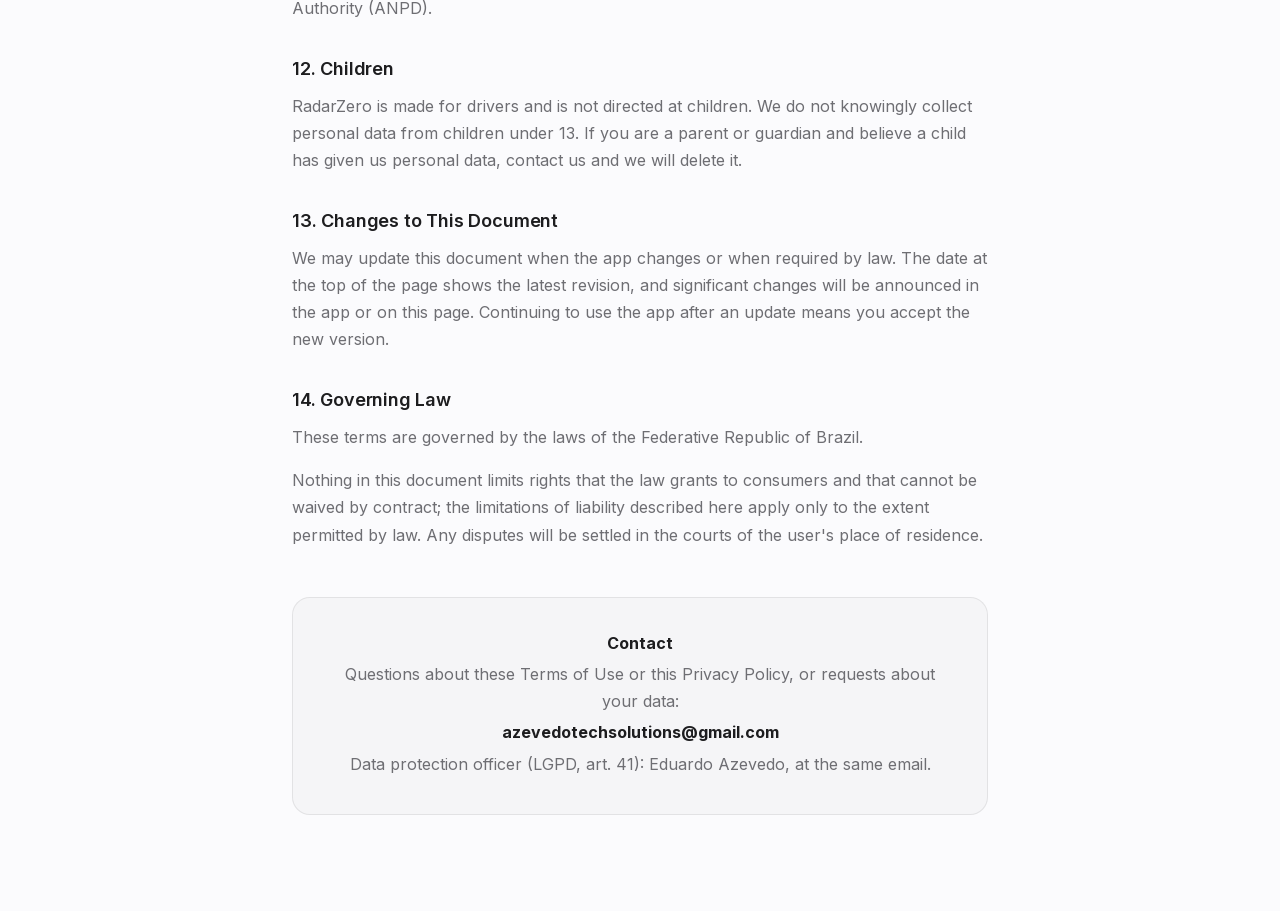
<file: projects/radarzero/termsAndPolicy/index.html>
<!DOCTYPE html>
<html lang="pt">

<head>
	<meta charset="UTF-8">
	<meta name="viewport" content="width=device-width, initial-scale=1">
	<meta name="description" content="Termos de Uso e Política de Privacidade do app RadarZero: dados tratados, localização, assinatura, anúncios e seus direitos.">
	<meta name="theme-color" content="#fbfbfd" media="(prefers-color-scheme: light)">
	<meta name="theme-color" content="#0f0f11" media="(prefers-color-scheme: dark)">
	<title>RadarZero - Termos de Uso e Política de Privacidade</title>
	<link rel="alternate" hreflang="pt" href="https://azevedotech.dev/projects/radarzero/termsAndPolicy/?lang=pt">
	<link rel="alternate" hreflang="en" href="https://azevedotech.dev/projects/radarzero/termsAndPolicy/?lang=en">
	<link rel="alternate" hreflang="es" href="https://azevedotech.dev/projects/radarzero/termsAndPolicy/?lang=es">
	<link rel="alternate" hreflang="x-default" href="https://azevedotech.dev/projects/radarzero/termsAndPolicy/?lang=en">
	<link rel="icon" href="../../../icons/radarzero.png" type="image/png">


	<script>
		// Aplica o tema salvo (ou ?theme=) antes da primeira pintura, para a página não piscar.
		(function () {
			try {
				var theme = new URLSearchParams(location.search).get('theme');
				if (theme !== 'light' && theme !== 'dark') theme = localStorage.getItem('theme');
				if (theme === 'light' || theme === 'dark') document.documentElement.dataset.theme = theme;
			} catch (e) { }
		})();
	</script>
	<link rel="stylesheet" href="../../../css/styles.css?v=20261021a">
	<link rel="stylesheet" href="../../../css/legal.css?v=20261012a">
</head>

<body>
	<header class="legal-topbar">
		<a class="legal-back-link" href="../" data-back-label='{"pt": "RadarZero", "en": "RadarZero", "es": "RadarZero"}'>&larr; <span>RadarZero</span></a>
		<div class="site-prefs">
			<div class="pref-menu" data-lang-menu></div>
			<div class="pref-menu" data-theme-menu></div>
		</div>
	</header>

	<main class="legal-content">
		<article class="legal-doc" data-doc-lang="pt" data-title="RadarZero - Termos de Uso e Política de Privacidade">
			<div class="app-icon">
				<img src="../../../images/thumbs/radarzero.png" width="88" height="88" alt="RadarZero">
			</div>
			<h1 class="legal-title">Termos de Uso e Política de Privacidade</h1>
			<p class="last-updated">Última atualização: 8 de novembro de 2026</p>

			<p>Bem-vindo ao RadarZero!</p>
			<p>Estes Termos de Uso e Política de Privacidade se aplicam ao RadarZero, desenvolvido e publicado pela Azevedo Tech Solutions (Azevedo Soluções Tecnológicas Ltda., CNPJ 55.705.600/0001-47, Rio de Janeiro/RJ), responsável pelo tratamento dos dados pessoais descritos aqui ("nós"). Ao baixar ou usar o RadarZero, você concorda com este documento. Se não concordar, por favor, não utilize o aplicativo.</p>

			<h2>1. Sobre o Aplicativo</h2>
			<p>O RadarZero mostra no mapa radares de velocidade e câmeras de avanço de sinal mapeados publicamente e avisa, com som e voz, quando você se aproxima de um radar à frente no seu sentido de direção. O app também exibe a velocidade atual e o limite de velocidade aproximado da via. No plano Premium, você busca endereços, compara rotas com a quantidade de radares em cada uma e segue a navegação por voz.</p>
			<p>O RadarZero não é um detector de radar: ele não capta sinais de equipamentos de fiscalização, apenas mostra a localização de equipamentos já mapeados em uma base pública. O app é independente e não é afiliado, endossado nem operado por órgãos de trânsito (como DETRAN, DNIT, PRF ou prefeituras) nem pelo OpenStreetMap.</p>

			<h2>2. Sem Necessidade de Conta</h2>
			<p>Você não precisa criar conta nem fazer login para usar o RadarZero. Não pedimos seu nome, e-mail, telefone ou qualquer documento.</p>

			<h2>3. Informações que Tratamos</h2>
			<ul>
				<li><strong>Localização:</strong> usada enquanto o app está em uso para mostrar sua posição, velocidade e sentido no mapa, carregar os radares e as vias da região, identificar a via em que você está e emitir os alertas. A última posição conhecida fica salva apenas no seu dispositivo, para abrir o mapa no lugar certo. Sua localização exata não é enviada aos nossos servidores.</li>
				<li><strong>Radares e limites de velocidade:</strong> para carregar os radares e as vias da região, o app pede ao nosso servidor apenas o quadrante do mapa em que você está (uma área de alguns quilômetros), sem identificador do aparelho. Os quadrantes baixados ficam guardados no dispositivo por até 30 dias. Como em qualquer conexão à internet, o servidor recebe o endereço IP da requisição, usado apenas para entregar a resposta e proteger o serviço.</li>
				<li><strong>Busca de endereços e rotas (Premium):</strong> ao buscar um endereço, o texto digitado e sua posição aproximada (para priorizar resultados próximos) são enviados ao Mapbox. Ao calcular uma rota, as coordenadas de origem e destino são enviadas ao Mapbox. O próprio mapa do Mapbox também pode coletar dados técnicos e de uso do mapa, conforme a política de privacidade do Mapbox; você pode desativar essa coleta tocando no ícone "i" no canto do mapa.</li>
				<li><strong>Preferências:</strong> idioma, estilo do mapa, zoom, modo de som e o status da sua assinatura ficam apenas no seu dispositivo e são apagados se você limpar os dados do app ou desinstalá-lo.</li>
				<li><strong>Estatísticas de uso e relatórios de falha:</strong> usamos o Firebase Analytics para entender quais recursos são usados (por exemplo, telas abertas, rotas iniciadas e concluídas) e o Firebase Crashlytics para receber relatórios de falhas (modelo do aparelho, versão do sistema e detalhes técnicos do erro). Esses dados não incluem sua localização nem os endereços buscados e ficam associados a um identificador aleatório gerado pelo app, e não ao seu nome ou contato. Eles são coletados enquanto a opção Ajustes › Permitir uso de dados estiver ativada, o que acontece por padrão; ao desativá-la, o app para de enviá-los.</li>
				<li><strong>Publicidade:</strong> no plano gratuito, um anúncio de abertura é exibido pelo Google AdMob, que pode coletar o identificador de publicidade do aparelho (quando permitido), o endereço IP e as interações com os anúncios para exibi-los e medi-los, conforme as políticas do Google e as opções de privacidade do seu dispositivo. O app não exibe anúncios enquanto você está em movimento. Se você estiver no Espaço Econômico Europeu, no Reino Unido ou na Suíça, o app pede seu consentimento antes de exibir anúncios, e você pode mudar sua escolha a qualquer momento em Ajustes › Opções de privacidade de anúncios.</li>
				<li><strong>Compras:</strong> as assinaturas são processadas pela Apple ou pelo Google. Não recebemos dados do seu cartão; o app apenas consulta à loja se há uma assinatura ativa, usando o identificador aleatório do app.</li>
			</ul>
			<p>Não vendemos seus dados pessoais.</p>
			<p><strong>Bases legais (LGPD):</strong> localização, buscas, rotas e compras são tratadas para oferecer os recursos que você pede (art. 7º, V). Estatísticas de uso, relatórios de falha e anúncios se baseiam no legítimo interesse (art. 7º, IX) de manter o app funcionando, melhorá-lo e oferecer um plano gratuito. Você pode se opor ao envio de estatísticas de uso e relatórios de falha a qualquer momento em Ajustes › Permitir uso de dados.</p>
			<p><strong>Transferência internacional:</strong> Firebase, Google AdMob, Mapbox e o provedor de hospedagem do nosso servidor podem processar dados em servidores fora do Brasil, principalmente nos Estados Unidos, conforme o art. 33 da LGPD e as garantias contratuais de proteção de dados oferecidas por esses provedores.</p>

			<h2>4. Permissões do Dispositivo</h2>
			<ul>
				<li><strong>Localização:</strong> necessária para os alertas de radar, a velocidade, o limite da via e a navegação. Sem ela, você ainda pode explorar o mapa e ver os radares da área exibida.</li>
				<li><strong>Tela ligada:</strong> durante a navegação, o app mantém a tela acesa para você acompanhar o trajeto.</li>
			</ul>

			<h2>5. Serviços de Terceiros</h2>
			<p>O RadarZero utiliza os seguintes provedores, cada um com sua própria política de privacidade:</p>
			<ul>
				<li>OpenStreetMap — fonte dos dados de radares e vias (© colaboradores do OpenStreetMap, licença ODbL);</li>
				<li>Mapbox — mapas, busca de endereços e rotas;</li>
				<li>Google Firebase (Analytics e Crashlytics) — estatísticas de uso e relatórios de falhas (opcional, pode ser desativado em Ajustes);</li>
				<li>Firebase App Check e Cloud Firestore — leitura das configurações do app, com verificação de que o acesso vem do app original (Play Integrity no Android e App Attest/DeviceCheck no iOS), sem dados pessoais;</li>
				<li>Google Fonts — download das fontes usadas no app;</li>
				<li>Google AdMob — anúncios no plano gratuito;</li>
				<li>Apple App Store e Google Play — download, atualizações e pagamento de assinaturas.</li>
			</ul>

			<h2>6. Plano Gratuito e Anúncios</h2>
			<p>O mapa, os radares, os alertas e o limite de velocidade são gratuitos. No plano gratuito, um anúncio pode ser exibido ao abrir o app ou ao voltar a ele depois de um tempo, nunca com o carro em movimento.</p>

			<h2>7. Assinatura RadarZero Premium</h2>
			<p>O RadarZero Premium é uma assinatura opcional, nos planos mensal e anual, que inclui busca de endereços, rotas com a contagem de radares, navegação por voz e remove os anúncios. Os recursos, o preço e o período de teste de cada plano são exibidos no app antes da compra.</p>
			<ul>
				<li>O pagamento é cobrado na sua conta Apple ID ou Google Play ao confirmar a compra.</li>
				<li>Quando houver um período de teste gratuito, ele é oferecido somente a quem ainda não o usou, conforme as regras de cada loja. Ao fim do teste, a assinatura passa a ser cobrada automaticamente, a menos que seja cancelada pelo menos 24 horas antes do fim do teste.</li>
				<li>A assinatura é renovada automaticamente ao fim de cada período, a menos que a renovação automática seja desativada pelo menos 24 horas antes do fim do período atual.</li>
				<li>Você pode gerenciar ou cancelar a qualquer momento nas configurações da sua conta na App Store ou no Google Play, ou em Ajustes › Assinatura no app. O cancelamento vale ao fim do período atual, e o acesso Premium continua até lá.</li>
				<li>Reembolsos são solicitados à Apple ou ao Google, que processam o pagamento, conforme as políticas de cada loja. Isso não afasta seus direitos previstos no Código de Defesa do Consumidor, inclusive o de desistir da contratação em até 7 dias (art. 49). Se tiver dificuldade com um pedido, fale conosco pelo e-mail abaixo.</li>
			</ul>

			<h2>8. Precisão das Informações</h2>
			<p>Os radares e os limites de velocidade vêm do OpenStreetMap, uma base pública mantida por voluntários, e são atualizados periodicamente. Eles podem estar desatualizados, incompletos ou incorretos: radares podem ter sido instalados, removidos ou desativados, e alguns tipos de fiscalização (como radares móveis e parte das câmeras de avanço de sinal) podem não constar. Limites exibidos em tom mais claro são estimados pelo tipo da via. As distâncias, a velocidade e o sentido dependem do GPS do aparelho e são aproximados. O RadarZero é fornecido "como está", como um auxílio, e não garante a ausência de multas.</p>

			<h2>9. Uso Seguro e Responsável</h2>
			<p>O RadarZero existe para ajudar você a dirigir com mais atenção, não para incentivar excesso de velocidade. Respeite sempre a sinalização da via e o Código de Trânsito Brasileiro, que prevalecem sobre qualquer informação do app. Configure o app antes de sair e não manuseie o celular enquanto dirige; use um suporte e os alertas por som e voz. Você é responsável por cumprir as leis de trânsito e as leis locais ao usar o RadarZero.</p>
			<p>As rotas e a navegação do RadarZero são sugestões calculadas automaticamente com dados de terceiros e não levam em conta as condições de segurança das regiões, o estado das vias, obras, bloqueios ou restrições de circulação. Cabe a você decidir se segue ou não uma rota e avaliar se ela é adequada e segura no momento; a sinalização e as condições reais da via sempre prevalecem. Não temos controle sobre o trajeto que você escolhe nem sobre o que acontece durante o deslocamento e, na medida permitida pela lei, não nos responsabilizamos por eventos ocorridos no caminho, como assaltos, furtos, acidentes, multas ou outros danos causados por terceiros ou pelas condições da via.</p>

			<h2>10. Retenção e Exclusão de Dados</h2>
			<p>Como o RadarZero não tem contas, não mantemos em nossos servidores dados pessoais vinculados à sua identidade. Os dados no dispositivo são apagados ao limpar os dados do app ou desinstalá-lo. Estatísticas de uso e relatórios de falha são mantidos pelo Firebase por tempo limitado, conforme suas configurações de retenção. Você pode redefinir ou limitar o identificador de publicidade nas configurações do dispositivo a qualquer momento.</p>

			<h2>11. Seus Direitos</h2>
			<p>Nos termos da Lei Geral de Proteção de Dados (LGPD, Lei nº 13.709/2018) e demais leis aplicáveis, você pode solicitar a confirmação de que tratamos seus dados, o acesso a eles, a correção de dados incompletos ou desatualizados, a exclusão, a portabilidade, informações sobre com quem os compartilhamos, opor-se a tratamentos baseados em legítimo interesse e revogar seu consentimento a qualquer momento. Para exercer esses direitos, escreva para o e-mail no final desta página; respondemos em até 15 dias. Você também pode apresentar reclamação à Autoridade Nacional de Proteção de Dados (ANPD).</p>

			<h2>12. Crianças</h2>
			<p>O RadarZero é feito para motoristas e não é direcionado a crianças. Não coletamos intencionalmente dados pessoais de menores de 13 anos. Se você é pai, mãe ou responsável e acredita que uma criança nos forneceu dados pessoais, entre em contato e faremos a exclusão.</p>

			<h2>13. Alterações Neste Documento</h2>
			<p>Podemos atualizar este documento quando o aplicativo mudar ou quando a lei exigir. A data no topo da página indica a revisão mais recente, e alterações relevantes serão comunicadas no aplicativo ou nesta página. Continuar usando o aplicativo após uma atualização significa que você aceita a nova versão.</p>

			<h2>14. Lei Aplicável</h2>
			<p>Estes termos são regidos pelas leis da República Federativa do Brasil.</p>
			<p>Nada neste documento limita direitos que a lei garante ao consumidor e que não podem ser afastados por contrato; as limitações de responsabilidade aqui descritas valem apenas na medida permitida pela lei. Fica eleito o foro do domicílio do usuário para resolver eventuais disputas.</p>

			<div class="contact-section">
				<p><strong>Contato</strong></p>
				<p>Dúvidas sobre estes Termos de Uso ou esta Política de Privacidade, ou solicitações sobre seus dados:</p>
				<p><a href="mailto:azevedotechsolutions@gmail.com"><strong>azevedotechsolutions@gmail.com</strong></a></p>
				<p>Encarregado pelo tratamento de dados pessoais (LGPD, art. 41): Eduardo Azevedo, pelo mesmo e-mail.</p>
			</div>
		</article>

		<article class="legal-doc" data-doc-lang="en" data-title="RadarZero - Terms of Use and Privacy Policy">
			<div class="app-icon">
				<img src="../../../images/thumbs/radarzero.png" width="88" height="88" alt="RadarZero">
			</div>
			<h1 class="legal-title">Terms of Use and Privacy Policy</h1>
			<p class="last-updated">Last updated: November 8, 2026</p>

			<p>Welcome to RadarZero!</p>
			<p>These Terms of Use and Privacy Policy apply to RadarZero, developed and published by Azevedo Tech Solutions (Azevedo Soluções Tecnológicas Ltda., CNPJ 55.705.600/0001-47, Rio de Janeiro/RJ), which is responsible for the processing of personal data described here ("we", "us"). By downloading or using RadarZero, you agree to this document. If you do not agree, please do not use the app.</p>

			<h2>1. About the App</h2>
			<p>RadarZero shows publicly mapped speed cameras and red-light cameras on the map and warns you, with sound and voice, when you approach a camera ahead in your direction of travel. The app also shows your current speed and the approximate speed limit of the road. With Premium, you can search for addresses, compare routes by the number of cameras on each one and follow voice navigation.</p>
			<p>RadarZero is not a radar detector: it does not pick up signals from enforcement equipment, it only shows the location of equipment already mapped in a public database. The app is independent and is not affiliated with, endorsed by or operated by any traffic authority or by OpenStreetMap.</p>

			<h2>2. No Account Required</h2>
			<p>You do not need to create an account or sign in to use RadarZero. We do not ask for your name, email, phone number or any document.</p>

			<h2>3. Information We Process</h2>
			<ul>
				<li><strong>Location:</strong> used while the app is in use to show your position, speed and heading on the map, load the cameras and roads around you, identify the road you are on and trigger the alerts. Your last known position is stored only on your device so the map opens in the right place. Your exact location is not sent to our servers.</li>
				<li><strong>Cameras and speed limits:</strong> to load the cameras and roads around you, the app asks our server only for the map tile you are in (an area a few kilometres wide), with no device identifier. Downloaded tiles are kept on your device for up to 30 days. As with any internet connection, the server receives the request's IP address, used only to deliver the response and protect the service.</li>
				<li><strong>Address search and routes (Premium):</strong> when you search for an address, the typed text and your approximate position (to rank nearby results) are sent to Mapbox. When you calculate a route, the start and end coordinates are sent to Mapbox. The Mapbox map itself may also collect technical and map usage data under Mapbox's privacy policy; you can turn this off by tapping the "i" icon in the corner of the map.</li>
				<li><strong>Preferences:</strong> language, map style, zoom, sound mode and your subscription status are stored only on your device and are removed if you clear the app's data or uninstall it.</li>
				<li><strong>Usage statistics and crash reports:</strong> we use Firebase Analytics to understand which features are used (for example, screens opened, routes started and finished) and Firebase Crashlytics to receive crash reports (device model, operating system version and technical error details). This data does not include your location or the addresses you search for, and it is associated with a random identifier generated by the app, not with your name or contact details. It is collected while Settings › Allow usage data is turned on, which it is by default; turning it off stops the app from sending it.</li>
				<li><strong>Advertising:</strong> on the free plan, an app-open ad is served by Google AdMob, which may collect your device's advertising identifier (when allowed), IP address and interactions with ads to deliver and measure them, according to Google's policies and the privacy choices on your device. The app never shows ads while you are moving. If you are in the European Economic Area, the UK or Switzerland, the app asks for your consent before showing ads, and you can change your choice at any time in Settings › Ad privacy options.</li>
				<li><strong>Purchases:</strong> subscriptions are processed by Apple or Google. We never receive your card details; the app only asks the store whether there is an active subscription, using the app's random identifier.</li>
			</ul>
			<p>We do not sell your personal data.</p>
			<p><strong>Legal bases (LGPD):</strong> location, searches, routes and purchases are processed to provide the features you ask for (art. 7, V). Usage statistics, crash reports and ads rely on our legitimate interest (art. 7, IX) in keeping the app working, improving it and offering a free plan. You can object to sending usage statistics and crash reports at any time in Settings › Allow usage data.</p>
			<p><strong>International transfers:</strong> Firebase, Google AdMob, Mapbox and our server's hosting provider may process data on servers outside Brazil, mainly in the United States, under article 33 of the LGPD and the contractual data protection safeguards these providers offer.</p>

			<h2>4. Device Permissions</h2>
			<ul>
				<li><strong>Location:</strong> needed for camera alerts, speed, the road's limit and navigation. Without it you can still explore the map and see the cameras in the area shown.</li>
				<li><strong>Screen on:</strong> during navigation, the app keeps the screen on so you can follow the route.</li>
			</ul>

			<h2>5. Third-Party Services</h2>
			<p>RadarZero relies on the following providers, each with its own privacy policy:</p>
			<ul>
				<li>OpenStreetMap — source of the camera and road data (© OpenStreetMap contributors, ODbL license);</li>
				<li>Mapbox — maps, address search and routes;</li>
				<li>Google Firebase (Analytics and Crashlytics) — usage statistics and crash reports (optional, can be turned off in Settings);</li>
				<li>Firebase App Check and Cloud Firestore — reading the app's settings, checking that access comes from the genuine app (Play Integrity on Android and App Attest/DeviceCheck on iOS), with no personal data;</li>
				<li>Google Fonts — downloading the fonts used in the app;</li>
				<li>Google AdMob — advertising on the free plan;</li>
				<li>Apple App Store and Google Play — downloads, updates and subscription payments.</li>
			</ul>

			<h2>6. Free Plan and Ads</h2>
			<p>The map, cameras, alerts and speed limit are free. On the free plan, an ad may be shown when you open the app or return to it after a while, never while the car is moving.</p>

			<h2>7. RadarZero Premium Subscription</h2>
			<p>RadarZero Premium is an optional subscription, offered in monthly and annual plans, that includes address search, routes with camera counts and voice navigation, and removes ads. The features, price and trial period of each plan are shown in the app before purchase.</p>
			<ul>
				<li>Payment is charged to your Apple ID or Google Play account when you confirm the purchase.</li>
				<li>When a free trial is available, it is offered only to users who have not used it before, under each store's rules. When the trial ends, the subscription is charged automatically unless it is cancelled at least 24 hours before the trial ends.</li>
				<li>The subscription renews automatically at the end of each period unless auto-renewal is turned off at least 24 hours before the current period ends.</li>
				<li>You can manage or cancel it at any time in your App Store or Google Play account settings, or in Settings › Subscription in the app. Cancellation takes effect at the end of the current period, and you keep Premium access until then.</li>
				<li>Refunds are requested from Apple or Google, which process the payment, according to each store's policies. This does not limit your rights under the Brazilian Consumer Protection Code, including the right to withdraw within 7 days of purchase (art. 49). If you have trouble with a request, contact us at the email below.</li>
			</ul>

			<h2>8. Accuracy of Information</h2>
			<p>Cameras and speed limits come from OpenStreetMap, a public database maintained by volunteers, and are updated periodically. They may be outdated, incomplete or wrong: cameras may have been installed, removed or switched off, and some kinds of enforcement (such as mobile cameras and some red-light cameras) may be missing. Limits shown in a lighter tone are estimated from the road type. Distances, speed and heading depend on your device's GPS and are approximate. RadarZero is provided "as is", as an aid, and does not guarantee you will not be fined.</p>

			<h2>9. Safe and Responsible Use</h2>
			<p>RadarZero is meant to help you drive more attentively, not to encourage speeding. Always obey road signs and traffic laws, which prevail over any information in the app. Set up the app before you leave and do not handle your phone while driving; use a mount and the sound and voice alerts. You are responsible for complying with traffic laws and local laws while using RadarZero.</p>
			<p>RadarZero's routes and navigation are suggestions calculated automatically from third-party data and do not take into account the safety of each area, road conditions, roadworks, closures or traffic restrictions. It is up to you to decide whether to follow a route and to judge whether it is suitable and safe at the time; road signs and actual road conditions always prevail. We have no control over the route you choose or over what happens during your trip and, to the extent permitted by law, we are not responsible for events that occur along the way, such as robberies, thefts, accidents, fines or other harm caused by third parties or by road conditions.</p>

			<h2>10. Data Retention and Deletion</h2>
			<p>Because RadarZero has no accounts, we do not keep personal data linked to your identity on our servers. Data on your device is deleted when you clear the app's data or uninstall it. Usage statistics and crash reports are kept by Firebase for a limited period according to its retention settings. You can reset or limit your advertising identifier in your device settings at any time.</p>

			<h2>11. Your Rights</h2>
			<p>Under Brazil's General Data Protection Law (LGPD, Law No. 13,709/2018) and other applicable laws, you may request confirmation that we process your data, access to it, correction of incomplete or inaccurate data, deletion, portability, information about who we share it with, object to processing based on legitimate interest, and withdraw your consent at any time. To exercise these rights, write to the email at the end of this page; we reply within 15 days. You can also file a complaint with Brazil's National Data Protection Authority (ANPD).</p>

			<h2>12. Children</h2>
			<p>RadarZero is made for drivers and is not directed at children. We do not knowingly collect personal data from children under 13. If you are a parent or guardian and believe a child has given us personal data, contact us and we will delete it.</p>

			<h2>13. Changes to This Document</h2>
			<p>We may update this document when the app changes or when required by law. The date at the top of the page shows the latest revision, and significant changes will be announced in the app or on this page. Continuing to use the app after an update means you accept the new version.</p>

			<h2>14. Governing Law</h2>
			<p>These terms are governed by the laws of the Federative Republic of Brazil.</p>
			<p>Nothing in this document limits rights that the law grants to consumers and that cannot be waived by contract; the limitations of liability described here apply only to the extent permitted by law. Any disputes will be settled in the courts of the user's place of residence.</p>

			<div class="contact-section">
				<p><strong>Contact</strong></p>
				<p>Questions about these Terms of Use or this Privacy Policy, or requests about your data:</p>
				<p><a href="mailto:azevedotechsolutions@gmail.com"><strong>azevedotechsolutions@gmail.com</strong></a></p>
				<p>Data protection officer (LGPD, art. 41): Eduardo Azevedo, at the same email.</p>
			</div>
		</article>

		<article class="legal-doc" data-doc-lang="es" data-title="RadarZero - Términos de Uso y Política de Privacidad">
			<div class="app-icon">
				<img src="../../../images/thumbs/radarzero.png" width="88" height="88" alt="RadarZero">
			</div>
			<h1 class="legal-title">Términos de Uso y Política de Privacidad</h1>
			<p class="last-updated">Última actualización: 8 de noviembre de 2026</p>

			<p>¡Bienvenido a RadarZero!</p>
			<p>Estos Términos de Uso y Política de Privacidad se aplican a RadarZero, desarrollado y publicado por Azevedo Tech Solutions (Azevedo Soluções Tecnológicas Ltda., CNPJ 55.705.600/0001-47, Rio de Janeiro/RJ), responsable del tratamiento de los datos personales descritos aquí ("nosotros"). Al descargar o usar RadarZero, aceptas este documento. Si no estás de acuerdo, por favor no utilices la aplicación.</p>

			<h2>1. Sobre la Aplicación</h2>
			<p>RadarZero muestra en el mapa radares de velocidad y cámaras de semáforo mapeados públicamente y te avisa, con sonido y voz, cuando te acercas a un radar por delante en tu sentido de circulación. La app también muestra tu velocidad actual y el límite de velocidad aproximado de la vía. Con Premium, buscas direcciones, comparas rutas según la cantidad de radares de cada una y sigues la navegación por voz.</p>
			<p>RadarZero no es un detector de radares: no capta señales de equipos de fiscalización, solo muestra la ubicación de equipos ya mapeados en una base pública. La app es independiente y no está afiliada, respaldada ni operada por ninguna autoridad de tránsito ni por OpenStreetMap.</p>

			<h2>2. Sin Necesidad de Cuenta</h2>
			<p>No necesitas crear una cuenta ni iniciar sesión para usar RadarZero. No pedimos tu nombre, correo, teléfono ni ningún documento.</p>

			<h2>3. Información que Tratamos</h2>
			<ul>
				<li><strong>Ubicación:</strong> se usa mientras la app está en uso para mostrar tu posición, velocidad y rumbo en el mapa, cargar los radares y las vías de la zona, identificar la vía en la que estás y emitir los avisos. La última posición conocida se guarda solo en tu dispositivo, para abrir el mapa en el lugar correcto. Tu ubicación exacta no se envía a nuestros servidores.</li>
				<li><strong>Radares y límites de velocidad:</strong> para cargar los radares y las vías de la zona, la app pide a nuestro servidor solo el cuadrante del mapa en el que estás (un área de algunos kilómetros), sin identificador del dispositivo. Los cuadrantes descargados se guardan en el dispositivo hasta 30 días. Como en cualquier conexión a internet, el servidor recibe la dirección IP de la solicitud, usada solo para entregar la respuesta y proteger el servicio.</li>
				<li><strong>Búsqueda de direcciones y rutas (Premium):</strong> al buscar una dirección, el texto escrito y tu posición aproximada (para priorizar resultados cercanos) se envían a Mapbox. Al calcular una ruta, las coordenadas de origen y destino se envían a Mapbox. El propio mapa de Mapbox también puede recopilar datos técnicos y de uso del mapa, según la política de privacidad de Mapbox; puedes desactivarlo tocando el icono "i" en la esquina del mapa.</li>
				<li><strong>Preferencias:</strong> idioma, estilo del mapa, zoom, modo de sonido y el estado de tu suscripción se guardan solo en tu dispositivo y se borran si limpias los datos de la app o la desinstalas.</li>
				<li><strong>Estadísticas de uso e informes de fallos:</strong> usamos Firebase Analytics para entender qué funciones se usan (por ejemplo, pantallas abiertas, rutas iniciadas y completadas) y Firebase Crashlytics para recibir informes de fallos (modelo del dispositivo, versión del sistema y detalles técnicos del error). Estos datos no incluyen tu ubicación ni las direcciones buscadas y se asocian a un identificador aleatorio generado por la app, no a tu nombre ni a tus datos de contacto. Se recopilan mientras la opción Ajustes › Permitir uso de datos esté activada, lo que ocurre por defecto; al desactivarla, la app deja de enviarlos.</li>
				<li><strong>Publicidad:</strong> en el plan gratuito, Google AdMob muestra un anuncio de apertura y puede recopilar el identificador de publicidad del dispositivo (cuando está permitido), la dirección IP y las interacciones con los anuncios para mostrarlos y medirlos, según las políticas de Google y las opciones de privacidad de tu dispositivo. La app nunca muestra anuncios mientras estás en movimiento. Si estás en el Espacio Económico Europeo, el Reino Unido o Suiza, la app te pide tu consentimiento antes de mostrar anuncios, y puedes cambiar tu elección en cualquier momento en los ajustes de la app (opciones de privacidad de anuncios).</li>
				<li><strong>Compras:</strong> las suscripciones las procesan Apple o Google. Nunca recibimos los datos de tu tarjeta; la app solo consulta a la tienda si hay una suscripción activa, usando el identificador aleatorio de la app.</li>
			</ul>
			<p>No vendemos tus datos personales.</p>
			<p><strong>Bases legales (LGPD):</strong> la ubicación, las búsquedas, las rutas y las compras se tratan para ofrecer las funciones que pides (art. 7, V). Las estadísticas de uso, los informes de fallos y los anuncios se basan en nuestro interés legítimo (art. 7, IX) en mantener la app funcionando, mejorarla y ofrecer un plan gratuito. Puedes oponerte al envío de estadísticas de uso e informes de fallos en cualquier momento en Ajustes › Permitir uso de datos.</p>
			<p><strong>Transferencia internacional:</strong> Firebase, Google AdMob, Mapbox y el proveedor de alojamiento de nuestro servidor pueden procesar datos en servidores fuera de Brasil, principalmente en Estados Unidos, conforme al artículo 33 de la LGPD y las garantías contractuales de protección de datos que ofrecen estos proveedores.</p>

			<h2>4. Permisos del Dispositivo</h2>
			<ul>
				<li><strong>Ubicación:</strong> necesaria para los avisos de radar, la velocidad, el límite de la vía y la navegación. Sin ella, puedes seguir explorando el mapa y ver los radares de la zona mostrada.</li>
				<li><strong>Pantalla encendida:</strong> durante la navegación, la app mantiene la pantalla encendida para que sigas el trayecto.</li>
			</ul>

			<h2>5. Servicios de Terceros</h2>
			<p>RadarZero utiliza los siguientes proveedores, cada uno con su propia política de privacidad:</p>
			<ul>
				<li>OpenStreetMap — fuente de los datos de radares y vías (© colaboradores de OpenStreetMap, licencia ODbL);</li>
				<li>Mapbox — mapas, búsqueda de direcciones y rutas;</li>
				<li>Google Firebase (Analytics y Crashlytics) — estadísticas de uso e informes de fallos (opcional, se puede desactivar en Ajustes);</li>
				<li>Firebase App Check y Cloud Firestore — lectura de los ajustes de la app, verificando que el acceso proviene de la app original (Play Integrity en Android y App Attest/DeviceCheck en iOS), sin datos personales;</li>
				<li>Google Fonts — descarga de las fuentes usadas en la app;</li>
				<li>Google AdMob — anuncios en el plan gratuito;</li>
				<li>Apple App Store y Google Play — descargas, actualizaciones y pago de suscripciones.</li>
			</ul>

			<h2>6. Plan Gratuito y Anuncios</h2>
			<p>El mapa, los radares, los avisos y el límite de velocidad son gratuitos. En el plan gratuito, puede mostrarse un anuncio al abrir la app o al volver a ella después de un tiempo, nunca con el coche en movimiento.</p>

			<h2>7. Suscripción RadarZero Premium</h2>
			<p>RadarZero Premium es una suscripción opcional, en planes mensual y anual, que incluye búsqueda de direcciones, rutas con el conteo de radares y navegación por voz, y elimina los anuncios. Las funciones, el precio y el período de prueba de cada plan se muestran en la app antes de la compra.</p>
			<ul>
				<li>El pago se carga a tu cuenta de Apple ID o Google Play al confirmar la compra.</li>
				<li>Cuando haya un período de prueba gratuito, se ofrece solo a quien aún no lo ha usado, según las reglas de cada tienda. Al terminar la prueba, la suscripción se cobra automáticamente salvo que se cancele al menos 24 horas antes del final de la prueba.</li>
				<li>La suscripción se renueva automáticamente al final de cada período, salvo que desactives la renovación automática al menos 24 horas antes de que termine el período actual.</li>
				<li>Puedes gestionarla o cancelarla en cualquier momento en los ajustes de tu cuenta de App Store o Google Play, o en Ajustes › Suscripción en la app. La cancelación se aplica al final del período actual y mantienes el acceso Premium hasta entonces.</li>
				<li>Los reembolsos se solicitan a Apple o Google, que procesan el pago, según las políticas de cada tienda. Esto no limita tus derechos según el Código de Defensa del Consumidor de Brasil, incluido el de desistir de la compra en un plazo de 7 días (art. 49). Si tienes dificultades con una solicitud, contáctanos por el correo de abajo.</li>
			</ul>

			<h2>8. Precisión de la Información</h2>
			<p>Los radares y los límites de velocidad provienen de OpenStreetMap, una base pública mantenida por voluntarios, y se actualizan periódicamente. Pueden estar desactualizados, incompletos o ser incorrectos: los radares pueden haberse instalado, retirado o desactivado, y algunos tipos de fiscalización (como radares móviles y parte de las cámaras de semáforo) pueden no figurar. Los límites mostrados en un tono más claro se estiman según el tipo de vía. Las distancias, la velocidad y el rumbo dependen del GPS del dispositivo y son aproximados. RadarZero se ofrece "tal cual", como una ayuda, y no garantiza que no recibas multas.</p>

			<h2>9. Uso Seguro y Responsable</h2>
			<p>RadarZero existe para ayudarte a conducir con más atención, no para fomentar el exceso de velocidad. Respeta siempre la señalización de la vía y las leyes de tránsito, que prevalecen sobre cualquier información de la app. Configura la app antes de salir y no manipules el móvil mientras conduces; usa un soporte y los avisos de sonido y voz. Eres responsable de cumplir las leyes de tránsito y las leyes locales al usar RadarZero.</p>
			<p>Las rutas y la navegación de RadarZero son sugerencias calculadas automáticamente con datos de terceros y no tienen en cuenta las condiciones de seguridad de cada zona, el estado de las vías, obras, cortes ni restricciones de circulación. Te corresponde decidir si sigues o no una ruta y evaluar si es adecuada y segura en ese momento; la señalización y las condiciones reales de la vía siempre prevalecen. No tenemos control sobre el trayecto que eliges ni sobre lo que ocurre durante el desplazamiento y, en la medida permitida por la ley, no nos responsabilizamos por los eventos ocurridos en el camino, como asaltos, robos, accidentes, multas u otros daños causados por terceros o por las condiciones de la vía.</p>

			<h2>10. Conservación y Eliminación de Datos</h2>
			<p>Como RadarZero no tiene cuentas, no guardamos en nuestros servidores datos personales vinculados a tu identidad. Los datos del dispositivo se borran al limpiar los datos de la app o desinstalarla. Las estadísticas de uso y los informes de fallos los conserva Firebase durante un tiempo limitado, según su configuración de retención. Puedes restablecer o limitar el identificador de publicidad en los ajustes del dispositivo en cualquier momento.</p>

			<h2>11. Tus Derechos</h2>
			<p>De acuerdo con la Ley General de Protección de Datos de Brasil (LGPD, Ley n.º 13.709/2018) y demás leyes aplicables, puedes solicitar la confirmación de que tratamos tus datos, el acceso a ellos, la corrección de datos incompletos o inexactos, la eliminación, la portabilidad, información sobre con quién los compartimos, oponerte a tratamientos basados en interés legítimo y retirar tu consentimiento en cualquier momento. Para ejercer estos derechos, escribe al correo indicado al final de esta página; respondemos en un plazo de 15 días. También puedes presentar una reclamación ante la Autoridad Nacional de Protección de Datos de Brasil (ANPD).</p>

			<h2>12. Menores de Edad</h2>
			<p>RadarZero está hecho para conductores y no está dirigido a menores. No recopilamos intencionalmente datos personales de menores de 13 años. Si eres padre, madre o tutor y crees que un menor nos proporcionó datos personales, contáctanos y los eliminaremos.</p>

			<h2>13. Cambios en Este Documento</h2>
			<p>Podemos actualizar este documento cuando la aplicación cambie o cuando la ley lo exija. La fecha en la parte superior indica la revisión más reciente, y los cambios relevantes se informarán en la aplicación o en esta página. Seguir usando la aplicación después de una actualización significa que aceptas la nueva versión.</p>

			<h2>14. Ley Aplicable</h2>
			<p>Estos términos se rigen por las leyes de la República Federativa de Brasil.</p>
			<p>Nada en este documento limita los derechos que la ley garantiza al consumidor y que no pueden excluirse por contrato; las limitaciones de responsabilidad aquí descritas se aplican solo en la medida permitida por la ley. Cualquier disputa se resolverá en los tribunales del domicilio del usuario.</p>

			<div class="contact-section">
				<p><strong>Contacto</strong></p>
				<p>Preguntas sobre estos Términos de Uso o esta Política de Privacidad, o solicitudes sobre tus datos:</p>
				<p><a href="mailto:azevedotechsolutions@gmail.com"><strong>azevedotechsolutions@gmail.com</strong></a></p>
				<p>Encargado del tratamiento de datos personales (LGPD, art. 41): Eduardo Azevedo, en el mismo correo.</p>
			</div>
		</article>
	</main>

	<script src="../../../js/preferences.js?v=20261019a"></script>
	<script src="../../../js/legal.js?v=20261012a"></script>
</body>

</html>
</file>
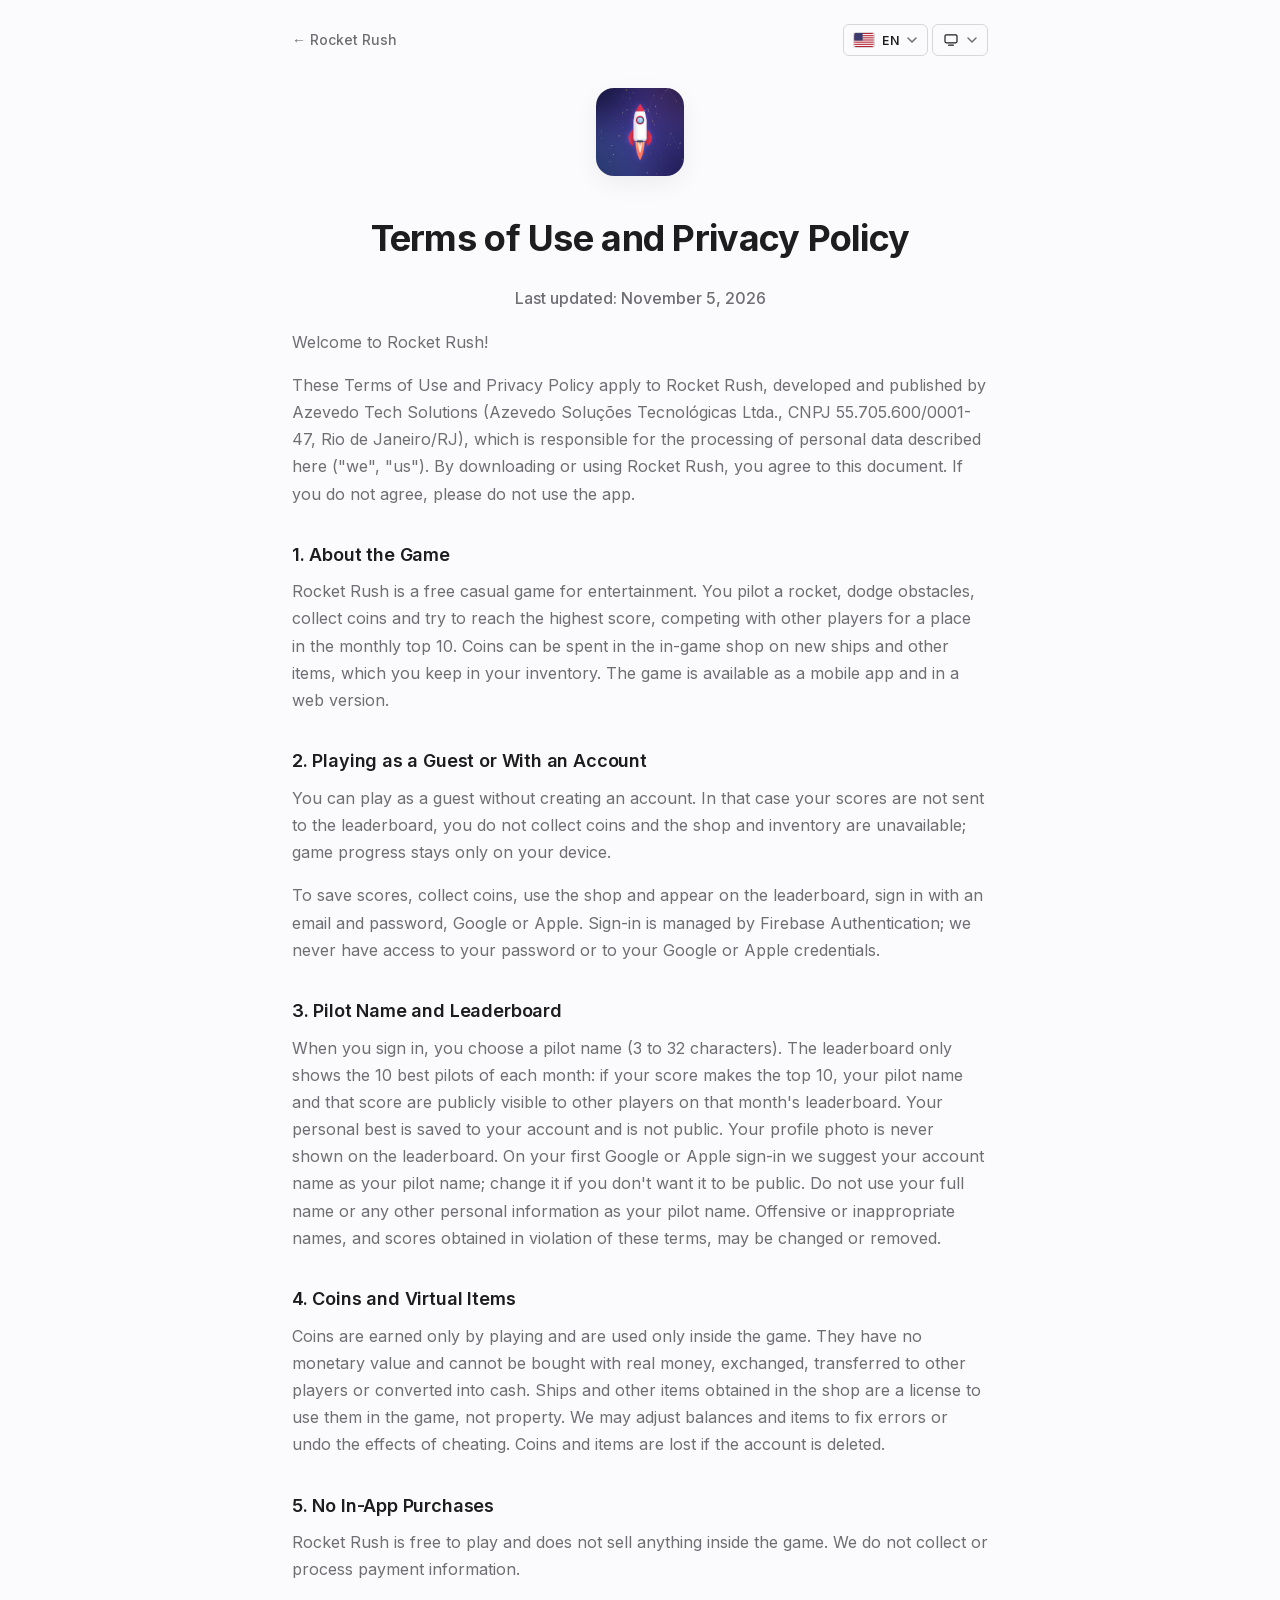
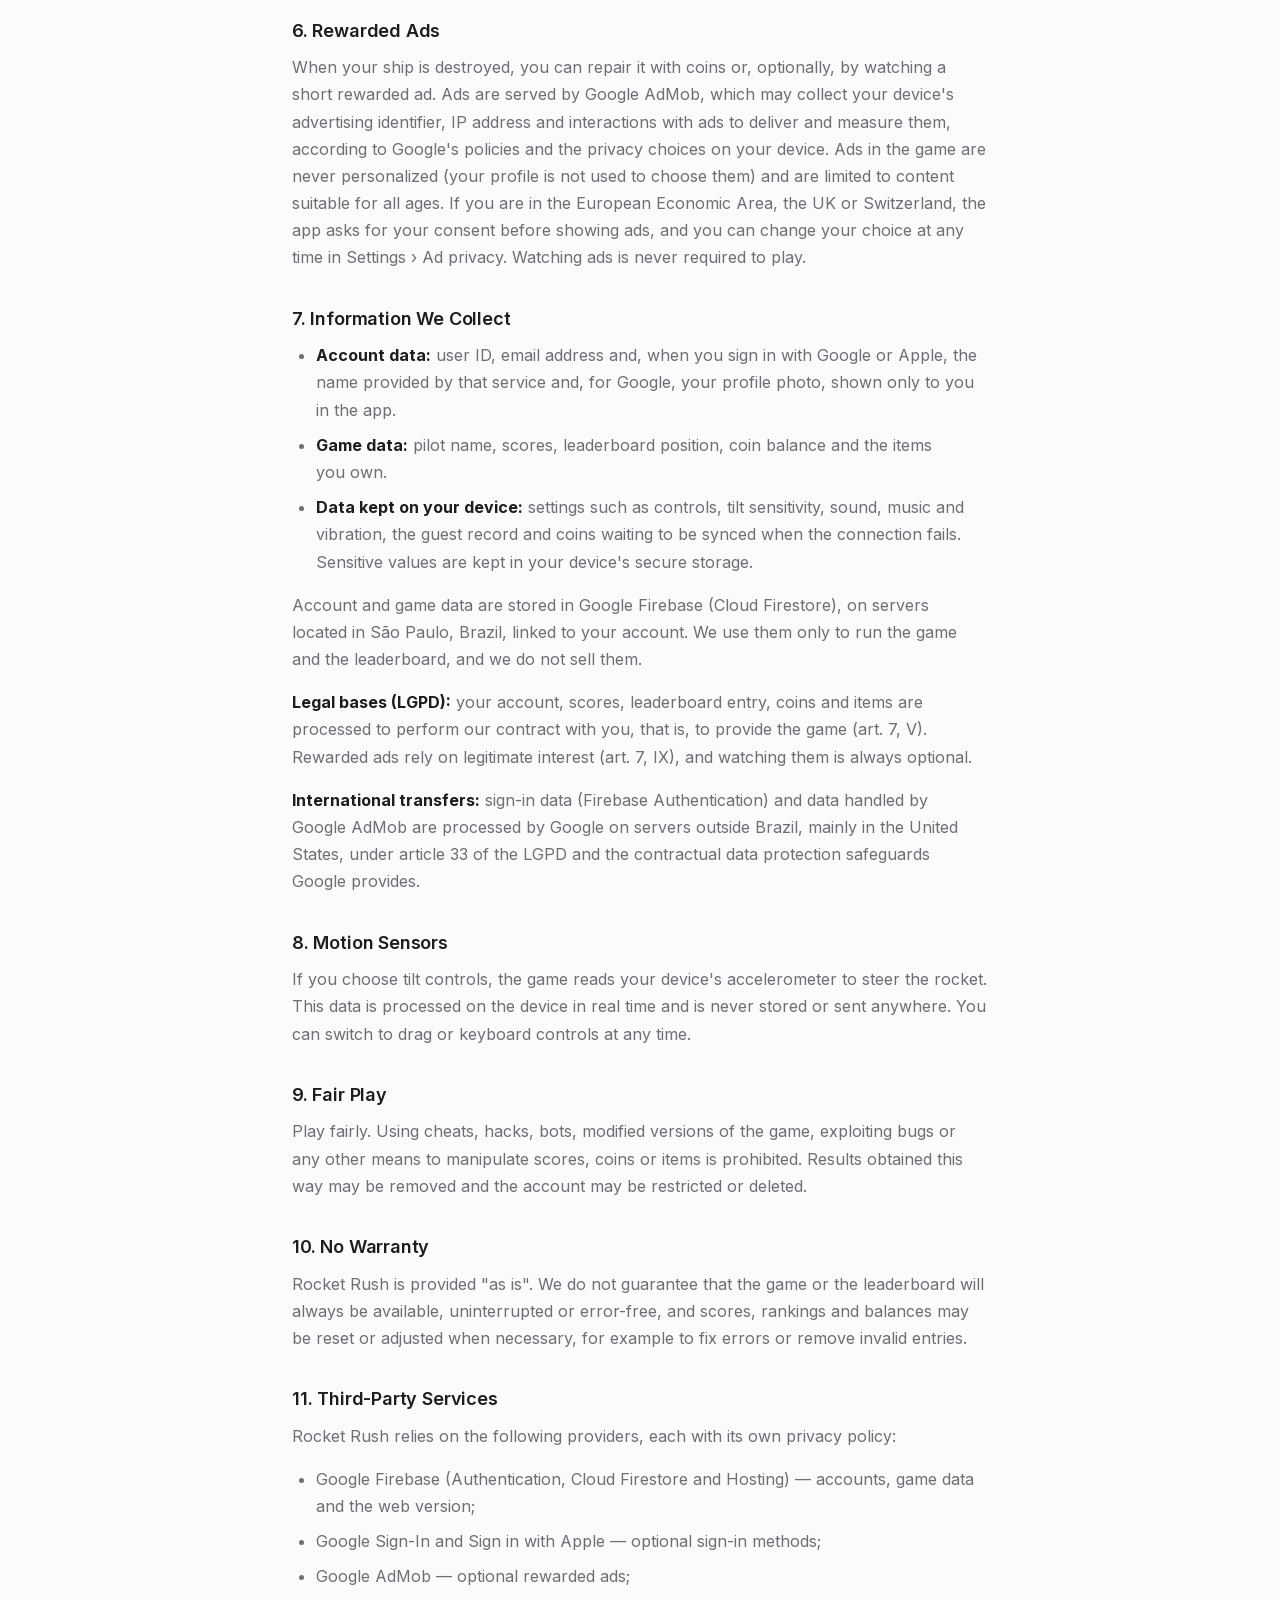
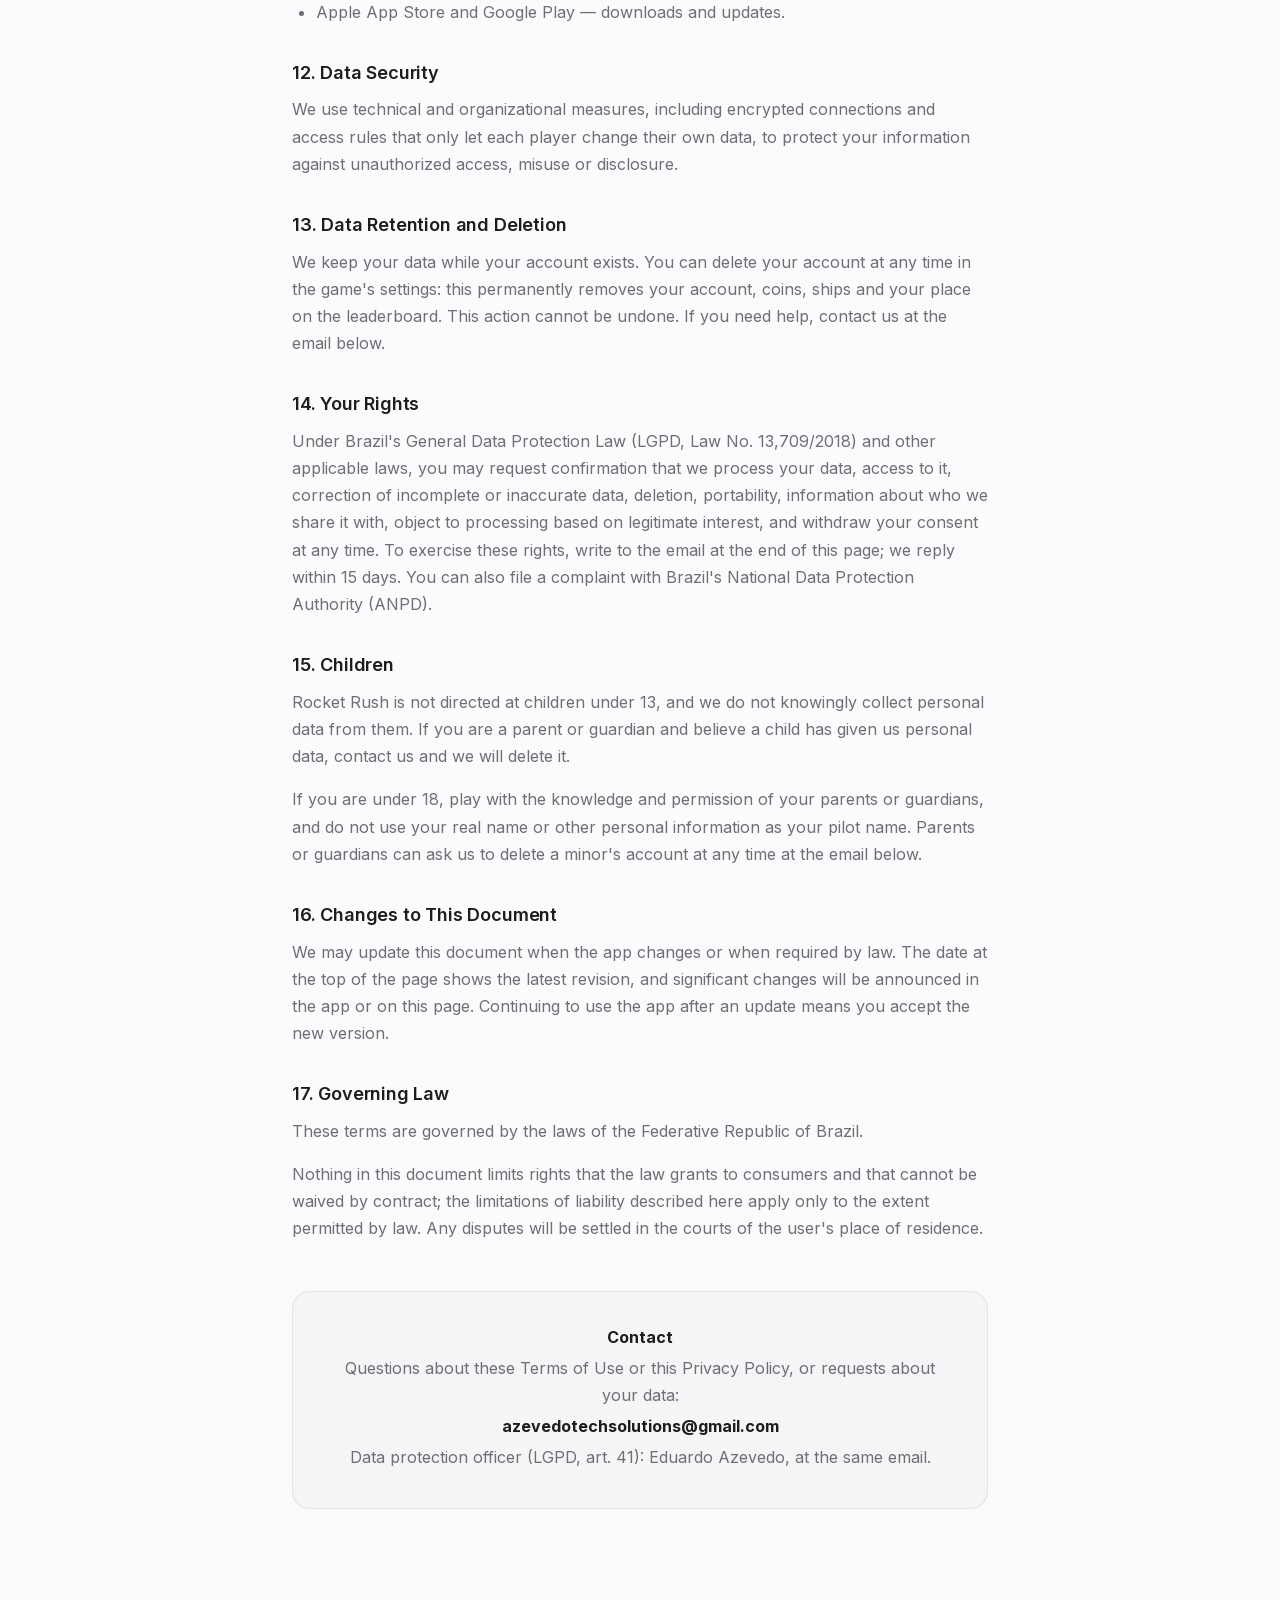
<file: projects/rocketrush/termsAndPolicy/index.html>
<!DOCTYPE html>
<html lang="pt">

<head>
	<meta charset="UTF-8">
	<meta name="viewport" content="width=device-width, initial-scale=1">
	<meta name="description" content="Termos de Uso e Política de Privacidade do app Rocket Rush: dados coletados, uso, armazenamento e exclusão da conta.">
	<meta name="theme-color" content="#fbfbfd" media="(prefers-color-scheme: light)">
	<meta name="theme-color" content="#0f0f11" media="(prefers-color-scheme: dark)">
	<title>Rocket Rush - Termos de Uso e Política de Privacidade</title>
	<link rel="alternate" hreflang="pt" href="https://azevedotech.dev/projects/rocketrush/termsAndPolicy/?lang=pt">
	<link rel="alternate" hreflang="en" href="https://azevedotech.dev/projects/rocketrush/termsAndPolicy/?lang=en">
	<link rel="alternate" hreflang="es" href="https://azevedotech.dev/projects/rocketrush/termsAndPolicy/?lang=es">
	<link rel="alternate" hreflang="x-default" href="https://azevedotech.dev/projects/rocketrush/termsAndPolicy/?lang=en">
	<link rel="icon" href="../../../images/rocketrush.png" type="image/png">


	<script>
		// Aplica o tema salvo (ou ?theme=) antes da primeira pintura, para a página não piscar.
		(function () {
			try {
				var theme = new URLSearchParams(location.search).get('theme');
				if (theme !== 'light' && theme !== 'dark') theme = localStorage.getItem('theme');
				if (theme === 'light' || theme === 'dark') document.documentElement.dataset.theme = theme;
			} catch (e) { }
		})();
	</script>
	<link rel="stylesheet" href="../../../css/styles.css?v=20261021a">
	<link rel="stylesheet" href="../../../css/legal.css?v=20261012a">
</head>

<body>
	<header class="legal-topbar">
		<a class="legal-back-link" href="../" data-back-label='{"pt": "Rocket Rush", "en": "Rocket Rush", "es": "Rocket Rush"}'>&larr; <span>Rocket Rush</span></a>
		<div class="site-prefs">
			<div class="pref-menu" data-lang-menu></div>
			<div class="pref-menu" data-theme-menu></div>
		</div>
	</header>

	<main class="legal-content">
		<article class="legal-doc" data-doc-lang="pt" data-title="Rocket Rush - Termos de Uso e Política de Privacidade">
			<div class="app-icon">
				<img src="../../../images/thumbs/rocketrush.png" width="88" height="88" alt="Rocket Rush">
			</div>
			<h1 class="legal-title">Termos de Uso e Política de Privacidade</h1>
			<p class="last-updated">Última atualização: 5 de novembro de 2026</p>

			<p>Bem-vindo ao Rocket Rush!</p>
			<p>Estes Termos de Uso e Política de Privacidade se aplicam ao Rocket Rush, desenvolvido e publicado pela Azevedo Tech Solutions (Azevedo Soluções Tecnológicas Ltda., CNPJ 55.705.600/0001-47, Rio de Janeiro/RJ), responsável pelo tratamento dos dados pessoais descritos aqui ("nós"). Ao baixar ou usar o Rocket Rush, você concorda com este documento. Se não concordar, por favor, não utilize o aplicativo.</p>

			<h2>1. Sobre o Jogo</h2>
			<p>O Rocket Rush é um jogo casual e gratuito para entretenimento. Você pilota um foguete, desvia de obstáculos, junta moedas e tenta alcançar a maior pontuação, disputando com outros jogadores um lugar no top 10 do mês. As moedas podem ser gastas na loja do jogo em novas naves e outros itens, que ficam no seu inventário. O jogo está disponível como aplicativo mobile e em versão web.</p>

			<h2>2. Jogar como Convidado ou com Conta</h2>
			<p>Você pode jogar como convidado, sem criar conta. Nesse caso, suas pontuações não vão para o ranking, você não junta moedas e a loja e o inventário ficam indisponíveis; o progresso fica apenas no seu dispositivo.</p>
			<p>Para salvar pontuações, juntar moedas, usar a loja e aparecer no ranking, entre com e-mail e senha, Google ou Apple. O login é gerenciado pelo Firebase Authentication; nunca temos acesso à sua senha nem às suas credenciais do Google ou da Apple.</p>

			<h2>3. Nome de Piloto e Ranking</h2>
			<p>Ao entrar, você escolhe um nome de piloto (de 3 a 32 caracteres). O ranking mostra apenas os 10 melhores pilotos de cada mês: se a sua pontuação entrar no top 10, seu nome de piloto e essa pontuação ficam visíveis publicamente para outros jogadores no ranking daquele mês. Sua melhor pontuação pessoal fica salva na sua conta e não é pública. A foto do seu perfil nunca aparece no ranking. No primeiro login com Google ou Apple, sugerimos o nome da sua conta como nome de piloto; troque-o se não quiser que ele fique público. Não use seu nome completo nem outras informações pessoais como nome de piloto. Nomes ofensivos ou inadequados, e pontuações obtidas em desacordo com estes termos, podem ser alterados ou removidos.</p>

			<h2>4. Moedas e Itens Virtuais</h2>
			<p>As moedas são obtidas apenas jogando e servem apenas dentro do jogo. Elas não têm valor monetário e não podem ser compradas com dinheiro real, trocadas, transferidas para outros jogadores ou convertidas em dinheiro. Naves e outros itens obtidos na loja são uma licença de uso dentro do jogo, não uma propriedade. Podemos ajustar saldos e itens para corrigir erros ou desfazer efeitos de trapaças. Moedas e itens são perdidos se a conta for excluída.</p>

			<h2>5. Sem Compras no Aplicativo</h2>
			<p>O Rocket Rush é gratuito e não vende nada dentro do jogo. Não coletamos nem processamos informações de pagamento.</p>

			<h2>6. Anúncios Recompensados</h2>
			<p>Quando sua nave é destruída, você pode consertá-la com moedas ou, se quiser, assistindo a um anúncio curto. Os anúncios são fornecidos pelo Google AdMob, que pode coletar o identificador de publicidade do aparelho, o endereço IP e as interações com os anúncios para exibi-los e medi-los, conforme as políticas do Google e as opções de privacidade do seu dispositivo. Os anúncios do jogo nunca são personalizados (seu perfil não é usado para escolhê-los) e se limitam a conteúdo de classificação livre. Se você estiver no Espaço Econômico Europeu, no Reino Unido ou na Suíça, o app pede seu consentimento antes de exibir anúncios, e você pode mudar sua escolha a qualquer momento em Configurações › Privacidade dos anúncios. Assistir a anúncios nunca é obrigatório para jogar.</p>

			<h2>7. Informações que Coletamos</h2>
			<ul>
				<li><strong>Dados da conta:</strong> identificador de usuário, e-mail e, ao entrar com Google ou Apple, o nome informado por esse serviço e, no caso do Google, a foto do perfil, exibida apenas para você no app.</li>
				<li><strong>Dados do jogo:</strong> nome de piloto, pontuações, posição no ranking, saldo de moedas e os itens que você possui.</li>
				<li><strong>Dados mantidos no dispositivo:</strong> configurações como controles, sensibilidade da inclinação, som, música e vibração, o recorde de convidado e moedas aguardando sincronização quando a conexão falha. Valores sensíveis ficam no armazenamento seguro do aparelho.</li>
			</ul>
			<p>Os dados da conta e do jogo são armazenados no Google Firebase (Cloud Firestore), em servidores localizados em São Paulo, Brasil, vinculados à sua conta. Usamos essas informações apenas para o funcionamento do jogo e do ranking, e não as vendemos.</p>
			<p><strong>Bases legais (LGPD):</strong> conta, pontuações, ranking, moedas e itens são tratados para executar o contrato com você, ou seja, para oferecer o jogo (art. 7º, V). Os anúncios recompensados se baseiam no legítimo interesse (art. 7º, IX), e assistir a eles é sempre opcional.</p>
			<p><strong>Transferência internacional:</strong> os dados de login (Firebase Authentication) e os dados tratados pelo Google AdMob são processados pelo Google em servidores fora do Brasil, principalmente nos Estados Unidos, conforme o art. 33 da LGPD e as garantias contratuais de proteção de dados oferecidas pelo Google.</p>

			<h2>8. Sensores de Movimento</h2>
			<p>Se você escolher o controle por inclinação, o jogo lê o acelerômetro do aparelho para guiar o foguete. Esses dados são processados no dispositivo em tempo real e nunca são armazenados ou enviados. Você pode trocar para o controle por arrastar ou pelo teclado a qualquer momento.</p>

			<h2>9. Jogo Limpo</h2>
			<p>Jogue de forma justa. É proibido usar trapaças, hacks, bots, versões modificadas do jogo, explorar bugs ou qualquer outro meio para manipular pontuações, moedas ou itens. Resultados obtidos dessa forma podem ser removidos e a conta pode ser restringida ou excluída.</p>

			<h2>10. Sem Garantia</h2>
			<p>O Rocket Rush é fornecido "como está". Não garantimos que o jogo ou o ranking estarão sempre disponíveis, sem interrupções ou sem erros, e pontuações, rankings e saldos podem ser reiniciados ou ajustados quando necessário, por exemplo para corrigir erros ou remover registros inválidos.</p>

			<h2>11. Serviços de Terceiros</h2>
			<p>O Rocket Rush utiliza os seguintes provedores, cada um com sua própria política de privacidade:</p>
			<ul>
				<li>Google Firebase (Authentication, Cloud Firestore e Hosting) — contas, dados do jogo e a versão web;</li>
				<li>Login com Google e Iniciar sessão com a Apple — métodos de login opcionais;</li>
				<li>Google AdMob — anúncios recompensados opcionais;</li>
				<li>Apple App Store e Google Play — download e atualizações.</li>
			</ul>

			<h2>12. Segurança dos Dados</h2>
			<p>Adotamos medidas técnicas e organizacionais, incluindo conexões criptografadas e regras de acesso que só permitem a cada jogador alterar os próprios dados, para proteger suas informações contra acesso não autorizado, uso indevido ou divulgação.</p>

			<h2>13. Retenção e Exclusão de Dados</h2>
			<p>Mantemos seus dados enquanto sua conta existir. Você pode excluir sua conta a qualquer momento nas configurações do jogo: isso remove permanentemente sua conta, suas moedas, suas naves e sua posição no ranking. Essa ação não pode ser desfeita. Se precisar de ajuda, fale conosco pelo e-mail abaixo.</p>

			<h2>14. Seus Direitos</h2>
			<p>Nos termos da Lei Geral de Proteção de Dados (LGPD, Lei nº 13.709/2018) e demais leis aplicáveis, você pode solicitar a confirmação de que tratamos seus dados, o acesso a eles, a correção de dados incompletos ou desatualizados, a exclusão, a portabilidade, informações sobre com quem os compartilhamos, opor-se a tratamentos baseados em legítimo interesse e revogar seu consentimento a qualquer momento. Para exercer esses direitos, escreva para o e-mail no final desta página; respondemos em até 15 dias. Você também pode apresentar reclamação à Autoridade Nacional de Proteção de Dados (ANPD).</p>

			<h2>15. Crianças</h2>
			<p>O Rocket Rush não é direcionado a menores de 13 anos e não coletamos intencionalmente dados pessoais dessas crianças. Se você é pai, mãe ou responsável e acredita que uma criança nos forneceu dados pessoais, entre em contato e faremos a exclusão.</p>
			<p>Se você tem menos de 18 anos, jogue com o conhecimento e a autorização dos seus pais ou responsáveis e não use seu nome real nem outras informações pessoais como nome de piloto. Os responsáveis podem pedir a exclusão da conta de um menor a qualquer momento pelo e-mail abaixo.</p>

			<h2>16. Alterações Neste Documento</h2>
			<p>Podemos atualizar este documento quando o aplicativo mudar ou quando a lei exigir. A data no topo da página indica a revisão mais recente, e alterações relevantes serão comunicadas no aplicativo ou nesta página. Continuar usando o aplicativo após uma atualização significa que você aceita a nova versão.</p>

			<h2>17. Lei Aplicável</h2>
			<p>Estes termos são regidos pelas leis da República Federativa do Brasil.</p>
			<p>Nada neste documento limita direitos que a lei garante ao consumidor e que não podem ser afastados por contrato; as limitações de responsabilidade aqui descritas valem apenas na medida permitida pela lei. Fica eleito o foro do domicílio do usuário para resolver eventuais disputas.</p>

			<div class="contact-section">
				<p><strong>Contato</strong></p>
				<p>Dúvidas sobre estes Termos de Uso ou esta Política de Privacidade, ou solicitações sobre seus dados:</p>
				<p><a href="mailto:azevedotechsolutions@gmail.com"><strong>azevedotechsolutions@gmail.com</strong></a></p>
				<p>Encarregado pelo tratamento de dados pessoais (LGPD, art. 41): Eduardo Azevedo, pelo mesmo e-mail.</p>
			</div>
		</article>

		<article class="legal-doc" data-doc-lang="en" data-title="Rocket Rush - Terms of Use and Privacy Policy">
			<div class="app-icon">
				<img src="../../../images/thumbs/rocketrush.png" width="88" height="88" alt="Rocket Rush">
			</div>
			<h1 class="legal-title">Terms of Use and Privacy Policy</h1>
			<p class="last-updated">Last updated: November 5, 2026</p>

			<p>Welcome to Rocket Rush!</p>
			<p>These Terms of Use and Privacy Policy apply to Rocket Rush, developed and published by Azevedo Tech Solutions (Azevedo Soluções Tecnológicas Ltda., CNPJ 55.705.600/0001-47, Rio de Janeiro/RJ), which is responsible for the processing of personal data described here ("we", "us"). By downloading or using Rocket Rush, you agree to this document. If you do not agree, please do not use the app.</p>

			<h2>1. About the Game</h2>
			<p>Rocket Rush is a free casual game for entertainment. You pilot a rocket, dodge obstacles, collect coins and try to reach the highest score, competing with other players for a place in the monthly top 10. Coins can be spent in the in-game shop on new ships and other items, which you keep in your inventory. The game is available as a mobile app and in a web version.</p>

			<h2>2. Playing as a Guest or With an Account</h2>
			<p>You can play as a guest without creating an account. In that case your scores are not sent to the leaderboard, you do not collect coins and the shop and inventory are unavailable; game progress stays only on your device.</p>
			<p>To save scores, collect coins, use the shop and appear on the leaderboard, sign in with an email and password, Google or Apple. Sign-in is managed by Firebase Authentication; we never have access to your password or to your Google or Apple credentials.</p>

			<h2>3. Pilot Name and Leaderboard</h2>
			<p>When you sign in, you choose a pilot name (3 to 32 characters). The leaderboard only shows the 10 best pilots of each month: if your score makes the top 10, your pilot name and that score are publicly visible to other players on that month's leaderboard. Your personal best is saved to your account and is not public. Your profile photo is never shown on the leaderboard. On your first Google or Apple sign-in we suggest your account name as your pilot name; change it if you don't want it to be public. Do not use your full name or any other personal information as your pilot name. Offensive or inappropriate names, and scores obtained in violation of these terms, may be changed or removed.</p>

			<h2>4. Coins and Virtual Items</h2>
			<p>Coins are earned only by playing and are used only inside the game. They have no monetary value and cannot be bought with real money, exchanged, transferred to other players or converted into cash. Ships and other items obtained in the shop are a license to use them in the game, not property. We may adjust balances and items to fix errors or undo the effects of cheating. Coins and items are lost if the account is deleted.</p>

			<h2>5. No In-App Purchases</h2>
			<p>Rocket Rush is free to play and does not sell anything inside the game. We do not collect or process payment information.</p>

			<h2>6. Rewarded Ads</h2>
			<p>When your ship is destroyed, you can repair it with coins or, optionally, by watching a short rewarded ad. Ads are served by Google AdMob, which may collect your device's advertising identifier, IP address and interactions with ads to deliver and measure them, according to Google's policies and the privacy choices on your device. Ads in the game are never personalized (your profile is not used to choose them) and are limited to content suitable for all ages. If you are in the European Economic Area, the UK or Switzerland, the app asks for your consent before showing ads, and you can change your choice at any time in Settings › Ad privacy. Watching ads is never required to play.</p>

			<h2>7. Information We Collect</h2>
			<ul>
				<li><strong>Account data:</strong> user ID, email address and, when you sign in with Google or Apple, the name provided by that service and, for Google, your profile photo, shown only to you in the app.</li>
				<li><strong>Game data:</strong> pilot name, scores, leaderboard position, coin balance and the items you own.</li>
				<li><strong>Data kept on your device:</strong> settings such as controls, tilt sensitivity, sound, music and vibration, the guest record and coins waiting to be synced when the connection fails. Sensitive values are kept in your device's secure storage.</li>
			</ul>
			<p>Account and game data are stored in Google Firebase (Cloud Firestore), on servers located in São Paulo, Brazil, linked to your account. We use them only to run the game and the leaderboard, and we do not sell them.</p>
			<p><strong>Legal bases (LGPD):</strong> your account, scores, leaderboard entry, coins and items are processed to perform our contract with you, that is, to provide the game (art. 7, V). Rewarded ads rely on legitimate interest (art. 7, IX), and watching them is always optional.</p>
			<p><strong>International transfers:</strong> sign-in data (Firebase Authentication) and data handled by Google AdMob are processed by Google on servers outside Brazil, mainly in the United States, under article 33 of the LGPD and the contractual data protection safeguards Google provides.</p>

			<h2>8. Motion Sensors</h2>
			<p>If you choose tilt controls, the game reads your device's accelerometer to steer the rocket. This data is processed on the device in real time and is never stored or sent anywhere. You can switch to drag or keyboard controls at any time.</p>

			<h2>9. Fair Play</h2>
			<p>Play fairly. Using cheats, hacks, bots, modified versions of the game, exploiting bugs or any other means to manipulate scores, coins or items is prohibited. Results obtained this way may be removed and the account may be restricted or deleted.</p>

			<h2>10. No Warranty</h2>
			<p>Rocket Rush is provided "as is". We do not guarantee that the game or the leaderboard will always be available, uninterrupted or error-free, and scores, rankings and balances may be reset or adjusted when necessary, for example to fix errors or remove invalid entries.</p>

			<h2>11. Third-Party Services</h2>
			<p>Rocket Rush relies on the following providers, each with its own privacy policy:</p>
			<ul>
				<li>Google Firebase (Authentication, Cloud Firestore and Hosting) — accounts, game data and the web version;</li>
				<li>Google Sign-In and Sign in with Apple — optional sign-in methods;</li>
				<li>Google AdMob — optional rewarded ads;</li>
				<li>Apple App Store and Google Play — downloads and updates.</li>
			</ul>

			<h2>12. Data Security</h2>
			<p>We use technical and organizational measures, including encrypted connections and access rules that only let each player change their own data, to protect your information against unauthorized access, misuse or disclosure.</p>

			<h2>13. Data Retention and Deletion</h2>
			<p>We keep your data while your account exists. You can delete your account at any time in the game's settings: this permanently removes your account, coins, ships and your place on the leaderboard. This action cannot be undone. If you need help, contact us at the email below.</p>

			<h2>14. Your Rights</h2>
			<p>Under Brazil's General Data Protection Law (LGPD, Law No. 13,709/2018) and other applicable laws, you may request confirmation that we process your data, access to it, correction of incomplete or inaccurate data, deletion, portability, information about who we share it with, object to processing based on legitimate interest, and withdraw your consent at any time. To exercise these rights, write to the email at the end of this page; we reply within 15 days. You can also file a complaint with Brazil's National Data Protection Authority (ANPD).</p>

			<h2>15. Children</h2>
			<p>Rocket Rush is not directed at children under 13, and we do not knowingly collect personal data from them. If you are a parent or guardian and believe a child has given us personal data, contact us and we will delete it.</p>
			<p>If you are under 18, play with the knowledge and permission of your parents or guardians, and do not use your real name or other personal information as your pilot name. Parents or guardians can ask us to delete a minor's account at any time at the email below.</p>

			<h2>16. Changes to This Document</h2>
			<p>We may update this document when the app changes or when required by law. The date at the top of the page shows the latest revision, and significant changes will be announced in the app or on this page. Continuing to use the app after an update means you accept the new version.</p>

			<h2>17. Governing Law</h2>
			<p>These terms are governed by the laws of the Federative Republic of Brazil.</p>
			<p>Nothing in this document limits rights that the law grants to consumers and that cannot be waived by contract; the limitations of liability described here apply only to the extent permitted by law. Any disputes will be settled in the courts of the user's place of residence.</p>

			<div class="contact-section">
				<p><strong>Contact</strong></p>
				<p>Questions about these Terms of Use or this Privacy Policy, or requests about your data:</p>
				<p><a href="mailto:azevedotechsolutions@gmail.com"><strong>azevedotechsolutions@gmail.com</strong></a></p>
				<p>Data protection officer (LGPD, art. 41): Eduardo Azevedo, at the same email.</p>
			</div>
		</article>

		<article class="legal-doc" data-doc-lang="es" data-title="Rocket Rush - Términos de Uso y Política de Privacidad">
			<div class="app-icon">
				<img src="../../../images/thumbs/rocketrush.png" width="88" height="88" alt="Rocket Rush">
			</div>
			<h1 class="legal-title">Términos de Uso y Política de Privacidad</h1>
			<p class="last-updated">Última actualización: 5 de noviembre de 2026</p>

			<p>¡Bienvenido a Rocket Rush!</p>
			<p>Estos Términos de Uso y Política de Privacidad se aplican a Rocket Rush, desarrollado y publicado por Azevedo Tech Solutions (Azevedo Soluções Tecnológicas Ltda., CNPJ 55.705.600/0001-47, Rio de Janeiro/RJ), responsable del tratamiento de los datos personales descritos aquí ("nosotros"). Al descargar o usar Rocket Rush, aceptas este documento. Si no estás de acuerdo, por favor no utilices la aplicación.</p>

			<h2>1. Sobre el Juego</h2>
			<p>Rocket Rush es un juego casual y gratuito de entretenimiento. Pilotas un cohete, esquivas obstáculos, juntas monedas e intentas alcanzar la mayor puntuación, compitiendo con otros jugadores por un lugar en el top 10 del mes. Las monedas se pueden gastar en la tienda del juego en nuevas naves y otros objetos, que quedan en tu inventario. El juego está disponible como aplicación móvil y en versión web.</p>

			<h2>2. Jugar como Invitado o con Cuenta</h2>
			<p>Puedes jugar como invitado, sin crear una cuenta. En ese caso tus puntuaciones no se envían al ranking, no juntas monedas y la tienda y el inventario no están disponibles; el progreso queda solo en tu dispositivo.</p>
			<p>Para guardar puntuaciones, juntar monedas, usar la tienda y aparecer en el ranking, inicia sesión con correo y contraseña, Google o Apple. El inicio de sesión lo gestiona Firebase Authentication; nunca tenemos acceso a tu contraseña ni a tus credenciales de Google o Apple.</p>

			<h2>3. Nombre de Piloto y Ranking</h2>
			<p>Al iniciar sesión eliges un nombre de piloto (de 3 a 32 caracteres). El ranking muestra solo a los 10 mejores pilotos de cada mes: si tu puntuación entra en el top 10, tu nombre de piloto y esa puntuación son visibles públicamente para otros jugadores en el ranking de ese mes. Tu mejor puntuación personal se guarda en tu cuenta y no es pública. La foto de tu perfil nunca aparece en el ranking. En tu primer inicio de sesión con Google o Apple sugerimos el nombre de tu cuenta como nombre de piloto; cámbialo si no quieres que sea público. No uses tu nombre completo ni otra información personal como nombre de piloto. Los nombres ofensivos o inapropiados, y las puntuaciones obtenidas en contra de estos términos, pueden modificarse o eliminarse.</p>

			<h2>4. Monedas y Objetos Virtuales</h2>
			<p>Las monedas se obtienen solo jugando y se usan solo dentro del juego. No tienen valor monetario y no se pueden comprar con dinero real, intercambiar, transferir a otros jugadores ni convertir en dinero. Las naves y otros objetos obtenidos en la tienda son una licencia de uso dentro del juego, no una propiedad. Podemos ajustar saldos y objetos para corregir errores o deshacer los efectos de trampas. Las monedas y los objetos se pierden si se elimina la cuenta.</p>

			<h2>5. Sin Compras Dentro de la App</h2>
			<p>Rocket Rush es gratuito y no vende nada dentro del juego. No recopilamos ni procesamos información de pago.</p>

			<h2>6. Anuncios con Recompensa</h2>
			<p>Cuando tu nave es destruida, puedes repararla con monedas o, si quieres, viendo un anuncio corto. Los anuncios los proporciona Google AdMob, que puede recopilar el identificador de publicidad del dispositivo, la dirección IP y las interacciones con los anuncios para mostrarlos y medirlos, según las políticas de Google y las opciones de privacidad de tu dispositivo. Los anuncios del juego nunca son personalizados (no se usa tu perfil para elegirlos) y se limitan a contenido apto para todo público. Si estás en el Espacio Económico Europeo, el Reino Unido o Suiza, la app te pide tu consentimiento antes de mostrar anuncios, y puedes cambiar tu elección en cualquier momento en los ajustes de la app (Ad privacy). Ver anuncios nunca es obligatorio para jugar.</p>

			<h2>7. Información que Recopilamos</h2>
			<ul>
				<li><strong>Datos de la cuenta:</strong> identificador de usuario, correo y, al entrar con Google o Apple, el nombre que proporciona ese servicio y, en el caso de Google, la foto de perfil, que solo ves tú en la app.</li>
				<li><strong>Datos del juego:</strong> nombre de piloto, puntuaciones, posición en el ranking, saldo de monedas y los objetos que posees.</li>
				<li><strong>Datos guardados en el dispositivo:</strong> ajustes como controles, sensibilidad de inclinación, sonido, música y vibración, el récord de invitado y monedas pendientes de sincronizar cuando falla la conexión. Los valores sensibles se guardan en el almacenamiento seguro del dispositivo.</li>
			</ul>
			<p>Los datos de la cuenta y del juego se almacenan en Google Firebase (Cloud Firestore), en servidores ubicados en São Paulo, Brasil, vinculados a tu cuenta. Los usamos solo para el funcionamiento del juego y del ranking, y no los vendemos.</p>
			<p><strong>Bases legales (LGPD):</strong> la cuenta, las puntuaciones, el ranking, las monedas y los objetos se tratan para ejecutar el contrato contigo, es decir, para ofrecer el juego (art. 7, V). Los anuncios recompensados se basan en el interés legítimo (art. 7, IX), y verlos siempre es opcional.</p>
			<p><strong>Transferencia internacional:</strong> los datos de inicio de sesión (Firebase Authentication) y los datos que trata Google AdMob los procesa Google en servidores fuera de Brasil, principalmente en Estados Unidos, conforme al artículo 33 de la LGPD y las garantías contractuales de protección de datos que ofrece Google.</p>

			<h2>8. Sensores de Movimiento</h2>
			<p>Si eliges el control por inclinación, el juego lee el acelerómetro del dispositivo para guiar el cohete. Estos datos se procesan en el dispositivo en tiempo real y nunca se guardan ni se envían. Puedes cambiar al control por arrastre o por teclado en cualquier momento.</p>

			<h2>9. Juego Limpio</h2>
			<p>Juega de forma justa. Está prohibido usar trampas, hacks, bots, versiones modificadas del juego, aprovechar errores o cualquier otro medio para manipular puntuaciones, monedas u objetos. Los resultados obtenidos así pueden eliminarse y la cuenta puede restringirse o eliminarse.</p>

			<h2>10. Sin Garantía</h2>
			<p>Rocket Rush se ofrece "tal cual". No garantizamos que el juego o el ranking estén siempre disponibles, sin interrupciones o sin errores, y las puntuaciones, rankings y saldos pueden reiniciarse o ajustarse cuando sea necesario, por ejemplo para corregir errores o eliminar registros inválidos.</p>

			<h2>11. Servicios de Terceros</h2>
			<p>Rocket Rush utiliza los siguientes proveedores, cada uno con su propia política de privacidad:</p>
			<ul>
				<li>Google Firebase (Authentication, Cloud Firestore y Hosting) — cuentas, datos del juego y la versión web;</li>
				<li>Inicio de sesión con Google e Iniciar sesión con Apple — métodos de acceso opcionales;</li>
				<li>Google AdMob — anuncios con recompensa opcionales;</li>
				<li>Apple App Store y Google Play — descargas y actualizaciones.</li>
			</ul>

			<h2>12. Seguridad de los Datos</h2>
			<p>Aplicamos medidas técnicas y organizativas, incluidas conexiones cifradas y reglas de acceso que solo permiten a cada jugador modificar sus propios datos, para proteger tu información contra accesos no autorizados, uso indebido o divulgación.</p>

			<h2>13. Conservación y Eliminación de Datos</h2>
			<p>Conservamos tus datos mientras tu cuenta exista. Puedes eliminar tu cuenta en cualquier momento en los ajustes del juego: esto borra de forma permanente tu cuenta, tus monedas, tus naves y tu posición en el ranking. Esta acción no se puede deshacer. Si necesitas ayuda, escríbenos al correo indicado abajo.</p>

			<h2>14. Tus Derechos</h2>
			<p>De acuerdo con la Ley General de Protección de Datos de Brasil (LGPD, Ley n.º 13.709/2018) y demás leyes aplicables, puedes solicitar la confirmación de que tratamos tus datos, el acceso a ellos, la corrección de datos incompletos o inexactos, la eliminación, la portabilidad, información sobre con quién los compartimos, oponerte a tratamientos basados en interés legítimo y retirar tu consentimiento en cualquier momento. Para ejercer estos derechos, escribe al correo indicado al final de esta página; respondemos en un plazo de 15 días. También puedes presentar una reclamación ante la Autoridad Nacional de Protección de Datos de Brasil (ANPD).</p>

			<h2>15. Menores de Edad</h2>
			<p>Rocket Rush no está dirigido a menores de 13 años y no recopilamos intencionalmente datos personales de ellos. Si eres padre, madre o tutor y crees que un menor nos proporcionó datos personales, contáctanos y los eliminaremos.</p>
			<p>Si tienes menos de 18 años, juega con el conocimiento y la autorización de tus padres o tutores, y no uses tu nombre real ni otra información personal como nombre de piloto. Los padres o tutores pueden pedir la eliminación de la cuenta de un menor en cualquier momento por el correo de abajo.</p>

			<h2>16. Cambios en Este Documento</h2>
			<p>Podemos actualizar este documento cuando la aplicación cambie o cuando la ley lo exija. La fecha en la parte superior indica la revisión más reciente, y los cambios relevantes se informarán en la aplicación o en esta página. Seguir usando la aplicación después de una actualización significa que aceptas la nueva versión.</p>

			<h2>17. Ley Aplicable</h2>
			<p>Estos términos se rigen por las leyes de la República Federativa de Brasil.</p>
			<p>Nada en este documento limita los derechos que la ley garantiza al consumidor y que no pueden excluirse por contrato; las limitaciones de responsabilidad aquí descritas se aplican solo en la medida permitida por la ley. Cualquier disputa se resolverá en los tribunales del domicilio del usuario.</p>

			<div class="contact-section">
				<p><strong>Contacto</strong></p>
				<p>Preguntas sobre estos Términos de Uso o esta Política de Privacidad, o solicitudes sobre tus datos:</p>
				<p><a href="mailto:azevedotechsolutions@gmail.com"><strong>azevedotechsolutions@gmail.com</strong></a></p>
				<p>Encargado del tratamiento de datos personales (LGPD, art. 41): Eduardo Azevedo, en el mismo correo.</p>
			</div>
		</article>
	</main>

	<script src="../../../js/preferences.js?v=20261019a"></script>
	<script src="../../../js/legal.js?v=20261012a"></script>
</body>

</html>
</file>
<file: css/styles.css>
/* Inter hospedada no próprio site (licença em fonts/OFL.txt): nenhuma requisição ao Google Fonts */
@font-face {
    font-family: 'Inter';
    font-style: normal;
    font-weight: 400 700;
    font-display: swap;
    src: url('../fonts/inter-latin-ext.woff2') format('woff2');
    unicode-range: U+0100-02BA, U+02BD-02C5, U+02C7-02CC, U+02CE-02D7, U+02DD-02FF, U+0304, U+0308, U+0329, U+1D00-1DBF, U+1E00-1E9F, U+1EF2-1EFF, U+2020, U+20A0-20AB, U+20AD-20C4, U+2113, U+2C60-2C7F, U+A720-A7FF;
}

@font-face {
    font-family: 'Inter';
    font-style: normal;
    font-weight: 400 700;
    font-display: swap;
    src: url('../fonts/inter-latin.woff2') format('woff2');
    unicode-range: U+0000-00FF, U+0131, U+0152-0153, U+02BB-02BC, U+02C6, U+02DA, U+02DC, U+0304, U+0308, U+0329, U+2000-206F, U+20AC, U+2122, U+2191, U+2193, U+2212, U+2215, U+FEFF, U+FFFD;
}

:root {
    --bg: #fbfbfd;
    --bg-elevated: #ffffff;
    --bg-muted: #f5f5f7;
    --bg-dark: #0b0b0d;
    --text: #1d1d1f;
    --text-secondary: #6e6e73;
    --text-on-dark: #f5f5f7;
    --text-secondary-on-dark: #a1a1a6;
    --accent: #0071e3;
    --accent-hover: #0059b3;
    --border: rgba(0, 0, 0, 0.08);
    --border-strong: rgba(0, 0, 0, 0.14);
    --border-on-dark: rgba(255, 255, 255, 0.14);

    --shadow-sm: 0 1px 2px rgba(0, 0, 0, 0.04);
    --shadow-md: 0 8px 24px rgba(0, 0, 0, 0.06);
    --shadow-lg: 0 24px 48px rgba(0, 0, 0, 0.12);

    --spacing-xs: 0.25rem;
    --spacing-sm: 0.5rem;
    --spacing-md: 1rem;
    --spacing-lg: 1.5rem;
    --spacing-xl: 2rem;
    --spacing-xxl: 3rem;
    --spacing-xxxl: 6rem;

    --border-radius-sm: 6px;
    --border-radius-md: 10px;
    --border-radius-lg: 18px;
    --border-radius-xl: 24px;
    --border-radius-circle: 50%;

    --font-family: -apple-system, BlinkMacSystemFont, 'Inter', 'Segoe UI', Roboto, Helvetica, Arial, sans-serif;
    --font-size-xs: 0.75rem;
    --font-size-sm: 0.875rem;
    --font-size-base: 1rem;
    --font-size-lg: 1.125rem;
    --font-size-xl: 1.375rem;
    --font-size-xxl: clamp(1.75rem, 1.4rem + 1.5vw, 2.25rem);
    --font-size-xxxl: clamp(2.25rem, 1.6rem + 3vw, 3.5rem);
    --font-weight-light: 300;
    --font-weight-regular: 400;
    --font-weight-medium: 500;
    --font-weight-semibold: 600;
    --font-weight-bold: 700;

    --transition-fast: 0.2s ease;
    --transition-normal: 0.35s cubic-bezier(0.22, 1, 0.36, 1);
    --transition-slow: 0.6s cubic-bezier(0.22, 1, 0.36, 1);

    --container-max-width: 1120px;
    --nav-height: 64px;

    --header-bg: rgba(251, 251, 253, 0.85);
    --success: #1d7d3a;
    color-scheme: light;
}

/* Tema escuro: segue o sistema no modo "Automático" ou quando escolhido no seletor */
@media (prefers-color-scheme: dark) {
    :root:not([data-theme="light"]) {
        --bg: #0f0f11;
        --bg-elevated: #18181b;
        --bg-muted: #222226;
        --text: #f5f5f7;
        --text-secondary: #a1a1a6;
        --accent: #2997ff;
        --accent-hover: #5aafff;
        --border: rgba(255, 255, 255, 0.1);
        --border-strong: rgba(255, 255, 255, 0.2);
        --shadow-sm: 0 1px 2px rgba(0, 0, 0, 0.4);
        --shadow-md: 0 8px 24px rgba(0, 0, 0, 0.45);
        --shadow-lg: 0 24px 48px rgba(0, 0, 0, 0.55);
        --header-bg: rgba(15, 15, 17, 0.8);
        --success: #34c759;
        color-scheme: dark;
    }
}

:root[data-theme="dark"] {
    --bg: #0f0f11;
    --bg-elevated: #18181b;
    --bg-muted: #222226;
    --text: #f5f5f7;
    --text-secondary: #a1a1a6;
    --accent: #2997ff;
    --accent-hover: #5aafff;
    --border: rgba(255, 255, 255, 0.1);
    --border-strong: rgba(255, 255, 255, 0.2);
    --shadow-sm: 0 1px 2px rgba(0, 0, 0, 0.4);
    --shadow-md: 0 8px 24px rgba(0, 0, 0, 0.45);
    --shadow-lg: 0 24px 48px rgba(0, 0, 0, 0.55);
    --header-bg: rgba(15, 15, 17, 0.8);
    --success: #34c759;
    color-scheme: dark;
}

* {
    margin: 0;
    padding: 0;
    box-sizing: border-box;
}

html {
    scroll-behavior: smooth;
    font-size: 16px;
    /* A borda de cima da seção encosta na borda de baixo da barra fixa */
    scroll-padding-top: var(--nav-height);
}

body {
    font-family: var(--font-family);
    background: var(--bg);
    color: var(--text);
    line-height: 1.6;
    -webkit-font-smoothing: antialiased;
    -moz-osx-font-smoothing: grayscale;
}

a {
    color: var(--accent);
    text-decoration: none;
    transition: color var(--transition-fast);
}

a:hover {
    color: var(--accent-hover);
}

/* Toque: sem atraso de duplo toque e sem o flash cinza do iOS (o foco tem anel próprio) */
a,
button {
    touch-action: manipulation;
    -webkit-tap-highlight-color: transparent;
}

/* Anel de foco padrão para teclado; componentes com outline próprio sobrescrevem */
:focus-visible {
    outline: 2px solid var(--accent);
    outline-offset: 2px;
}

/* O <main> recebe foco pelo link "Pular para o conteúdo"; o anel no bloco inteiro só atrapalha */
main:focus {
    outline: none;
}

h1,
h2,
h3 {
    text-wrap: balance;
}

p,
li,
dd {
    text-wrap: pretty;
}

.visually-hidden {
    position: absolute;
    width: 1px;
    height: 1px;
    overflow: hidden;
    clip-path: inset(50%);
    white-space: nowrap;
}

/* Fica fora da tela até receber foco pelo teclado */
.skip-link {
    position: fixed;
    top: var(--spacing-sm);
    left: var(--spacing-sm);
    z-index: 1200;
    padding: var(--spacing-sm) var(--spacing-md);
    border-radius: var(--border-radius-sm);
    background: var(--text);
    color: var(--bg);
    font-size: var(--font-size-sm);
    font-weight: var(--font-weight-semibold);
    transform: translateY(calc(-100% - var(--spacing-md)));
}

.skip-link:focus-visible {
    transform: none;
    color: var(--bg);
}

/* Ícones SVG inline (desenhos em icons/ui.svg): herdam a cor e o tamanho do texto */
.icon {
    width: 1em;
    height: 1em;
    flex-shrink: 0;
    fill: currentColor;
}

/* Botão principal (CTA da home e lojas nas páginas de projeto). O hover escurece
   o próprio fundo em vez de trocar para o azul, que no tema escuro não tem
   contraste suficiente com texto branco. */
.button {
    display: inline-flex;
    align-items: center;
    gap: var(--spacing-sm);
    padding: 10px 16px;
    border-radius: var(--border-radius-md);
    background: var(--text);
    color: var(--bg);
    font-size: var(--font-size-sm);
    font-weight: var(--font-weight-semibold);
    white-space: nowrap;
    border: 1px solid var(--text);
    transition: background-color var(--transition-fast), border-color var(--transition-fast), transform var(--transition-fast);
}

.button:hover {
    color: var(--bg);
    background: color-mix(in srgb, var(--text) 82%, var(--bg));
    border-color: color-mix(in srgb, var(--text) 82%, var(--bg));
}

.button--ghost {
    background: transparent;
    color: var(--text);
    border-color: var(--border-strong);
}

.button--ghost:hover {
    background: var(--bg-muted);
    color: var(--text);
    border-color: var(--text);
}

.button .icon {
    font-size: 1.1em;
}

/* Retorno tátil ao pressionar */
.button:active,
.project-link:active,
.copy-button:active,
.icon-button:active,
.pref-menu-toggle:active {
    transform: scale(0.97);
}

.icon-button {
    display: inline-flex;
    align-items: center;
    justify-content: center;
    width: 28px;
    height: 28px;
    border: 1px solid var(--border-strong);
    border-radius: var(--border-radius-sm);
    background: transparent;
    color: var(--text-secondary);
    font-size: 10px;
    cursor: pointer;
    transition: color var(--transition-fast), border-color var(--transition-fast), transform var(--transition-fast);
}

.icon-button:hover {
    color: var(--text);
    border-color: var(--text);
}

img {
    max-width: 100%;
    height: auto;
    display: block;
}

ul {
    list-style: none;
}

.container {
    width: 100%;
    max-width: var(--container-max-width);
    margin: 0 auto;
    padding: 0 var(--spacing-xl);
}

/* Seletores de idioma e tema (dropdowns) */
.site-prefs {
    display: flex;
    gap: var(--spacing-xs);
    flex-shrink: 0;
}

.pref-menu {
    position: relative;
    flex-shrink: 0;
}

.pref-menu-toggle {
    display: inline-flex;
    align-items: center;
    gap: 8px;
    height: 32px;
    padding: 0 10px;
    border-radius: var(--border-radius-sm);
    background: transparent;
    border: 1px solid var(--border-strong);
    color: var(--text);
    font-family: var(--font-family);
    font-size: var(--font-size-xs);
    font-weight: var(--font-weight-semibold);
    letter-spacing: 0.3px;
    cursor: pointer;
    transition: border-color var(--transition-fast), background-color var(--transition-fast), transform var(--transition-fast);
}

.pref-menu-toggle:hover,
.pref-menu.open .pref-menu-toggle {
    border-color: var(--text);
}

.pref-menu-toggle:focus-visible,
.pref-menu-option:focus-visible {
    outline: 2px solid var(--accent);
    outline-offset: 2px;
}

.pref-menu-icon {
    display: inline-flex;
    flex-shrink: 0;
}

.pref-menu-icon svg {
    width: 100%;
    height: 100%;
    display: block;
}

/* Bandeiras */
[data-lang-menu] .pref-menu-icon {
    width: 20px;
    height: 14px;
    border-radius: 2px;
    overflow: hidden;
    box-shadow: 0 0 0 1px var(--border-strong);
}

/* Ícones de tema */
[data-theme-menu] .pref-menu-icon {
    width: 16px;
    height: 16px;
}

[data-theme-menu] .pref-menu-code {
    display: none;
}

.pref-menu-caret {
    width: 10px;
    height: 6px;
    color: var(--text-secondary);
    transition: transform var(--transition-fast);
}

.pref-menu.open .pref-menu-caret {
    transform: rotate(180deg);
}

.pref-menu-list {
    position: absolute;
    top: calc(100% + 6px);
    right: 0;
    min-width: 160px;
    padding: 4px;
    background: var(--bg-elevated);
    border: 1px solid var(--border-strong);
    border-radius: var(--border-radius-md);
    box-shadow: var(--shadow-md);
    z-index: 1100;
}

.pref-menu-list[hidden] {
    display: none;
}

.pref-menu-option {
    display: flex;
    align-items: center;
    gap: 10px;
    width: 100%;
    padding: 8px 10px;
    border: 0;
    border-radius: var(--border-radius-sm);
    background: transparent;
    color: var(--text);
    font-family: var(--font-family);
    font-size: var(--font-size-sm);
    text-align: left;
    cursor: pointer;
}

.pref-menu-option:hover {
    background: var(--bg-muted);
}

.pref-menu-option[aria-selected="true"] {
    font-weight: var(--font-weight-semibold);
}

.pref-menu-option[aria-selected="true"]::after {
    content: "";
    width: 6px;
    height: 6px;
    margin-left: auto;
    border-radius: 50%;
    background: var(--accent);
}

/* ---------- Home ---------- */
.site-header {
    position: sticky;
    top: 0;
    z-index: 1000;
    background: var(--header-bg);
    backdrop-filter: saturate(180%) blur(20px);
    -webkit-backdrop-filter: saturate(180%) blur(20px);
    border-bottom: 1px solid var(--border);
}

.site-header-inner {
    display: flex;
    align-items: center;
    gap: var(--spacing-xl);
    height: var(--nav-height);
}

.site-name,
.site-name:hover {
    display: inline-flex;
    align-items: center;
    gap: var(--spacing-sm);
    flex-shrink: 0;
    font-weight: var(--font-weight-semibold);
    color: var(--text);
    white-space: nowrap;
}

.site-name svg {
    width: 20px;
    height: 20px;
    flex-shrink: 0;
}

.site-nav {
    display: flex;
    gap: var(--spacing-lg);
    margin-left: auto;
}

.site-nav a {
    font-size: var(--font-size-sm);
    color: var(--text-secondary);
    white-space: nowrap;
}

.site-nav a:hover,
.site-nav a.active {
    color: var(--text);
}

/* Apresentação */
.intro {
    padding: var(--spacing-xxxl) 0 var(--spacing-xxl);
}

.intro-inner {
    display: grid;
    grid-template-columns: 220px minmax(0, 1fr);
    gap: var(--spacing-xxl);
    align-items: start;
}

.intro-photo {
    width: 160px;
    height: 160px;
    border-radius: 50%;
    object-fit: cover;
}

.intro h1 {
    font-size: clamp(2.25rem, 1.8rem + 2vw, 3.25rem);
    line-height: 1.05;
    letter-spacing: -0.03em;
}

.intro-role {
    margin-top: var(--spacing-sm);
    font-size: var(--font-size-lg);
    color: var(--text-secondary);
}

.intro-text {
    margin-top: var(--spacing-lg);
    max-width: 620px;
    font-size: var(--font-size-xl);
    line-height: 1.5;
}

.intro-links {
    display: flex;
    flex-wrap: wrap;
    align-items: center;
    gap: var(--spacing-md) var(--spacing-lg);
    margin-top: var(--spacing-xl);
}

.intro-links a:not(.button) {
    font-weight: var(--font-weight-medium);
    color: var(--text);
    text-decoration: underline;
    text-decoration-color: var(--border-strong);
    text-underline-offset: 4px;
}

.intro-links a:not(.button):hover {
    color: var(--accent);
    text-decoration-color: currentColor;
}

/* Seções: título fixo à esquerda, conteúdo à direita */
.section {
    border-top: 1px solid var(--border);
    padding: var(--spacing-xxl) 0 calc(var(--spacing-xxl) + var(--spacing-md));
}

/* A última seção precisa de altura para conseguir subir até a barra ao clicar
   no menu; --footer-height é medido pelo main.js */
main > .section:last-child {
    min-height: calc(100svh - var(--nav-height) - var(--footer-height, 0px));
}

.section > .container {
    display: grid;
    grid-template-columns: 220px minmax(0, 1fr);
    gap: var(--spacing-xxl);
}

.section-title {
    position: sticky;
    top: calc(var(--nav-height) + var(--spacing-lg));
    align-self: start;
    font-size: 1.25rem;
    font-weight: var(--font-weight-semibold);
    letter-spacing: -0.01em;
}

.section-body {
    max-width: 760px;
}

.section-body > p {
    font-size: var(--font-size-lg);
    line-height: 1.7;
    color: var(--text-secondary);
    margin-bottom: var(--spacing-md);
}

.section-body > p.section-lede {
    color: var(--text);
    margin-bottom: var(--spacing-xl);
}

.subsection-title {
    margin: var(--spacing-xxl) 0 var(--spacing-md);
    font-size: var(--font-size-base);
    font-weight: var(--font-weight-semibold);
}

.subsection-head {
    display: flex;
    align-items: center;
    justify-content: space-between;
    gap: var(--spacing-md);
    margin: var(--spacing-xxl) 0 var(--spacing-md);
}

.subsection-head .subsection-title {
    margin: 0;
}

.tech-toggle .icon-play,
.tech-toggle.paused .icon-pause {
    display: none;
}

.tech-toggle.paused .icon-play {
    display: block;
}

/* Números do "Sobre": valor grande e legenda curta, separados por fio no topo */
.facts {
    display: grid;
    grid-template-columns: repeat(3, minmax(0, 1fr));
    gap: var(--spacing-lg);
    margin-top: var(--spacing-xl);
}

.facts > div {
    padding-top: var(--spacing-md);
    border-top: 1px solid var(--border-strong);
}

.facts dt {
    font-size: var(--font-size-xxl);
    font-weight: var(--font-weight-semibold);
    letter-spacing: -0.02em;
    line-height: 1.1;
    font-variant-numeric: tabular-nums;
}

.facts dd {
    margin-top: var(--spacing-xs);
    font-size: var(--font-size-sm);
    color: var(--text-secondary);
}

/* Carrossel de tecnologias: a lista vem duplicada no HTML e anda metade
   da largura, então o fim de uma volta encaixa no começo da próxima */
.tech-marquee {
    overflow: hidden;
    -webkit-mask-image: linear-gradient(to right, transparent, #000 10%, #000 90%, transparent);
    mask-image: linear-gradient(to right, transparent, #000 10%, #000 90%, transparent);
}

.tech-track {
    display: flex;
    gap: var(--spacing-xl);
    width: max-content;
    animation: tech-scroll 40s linear infinite;
}

.tech-marquee:hover .tech-track,
.tech-marquee.paused .tech-track {
    animation-play-state: paused;
}

.tech-track li {
    display: flex;
    align-items: center;
    gap: 10px;
    flex-shrink: 0;
    font-size: var(--font-size-sm);
    color: var(--text-secondary);
}

.tech-track img {
    width: 32px;
    height: 32px;
    object-fit: contain;
}

@keyframes tech-scroll {
    to {
        transform: translateX(calc(-50% - var(--spacing-xl) / 2));
    }
}

/* Projetos: lista vertical; o card inteiro abre a página do projeto */
.projects-list {
    border-top: 1px solid var(--border);
}

.project-card {
    position: relative;
    display: grid;
    grid-template-columns: 64px minmax(0, 1fr) 112px;
    gap: var(--spacing-lg);
    padding: var(--spacing-xl) 0;
    border-bottom: 1px solid var(--border);
}

/* Captura da loja recortada no topo, como uma prévia da tela inicial */
.project-card-shot {
    width: 112px;
    height: 168px;
    object-fit: cover;
    object-position: top;
    border-radius: var(--border-radius-md);
    box-shadow: 0 0 0 1px var(--border);
    transition: transform var(--transition-normal);
}

.project-card:hover .project-card-shot {
    transform: translateY(-2px);
}

.project-card-icon {
    width: 64px;
    height: 64px;
    border-radius: 15px;
    object-fit: cover;
    box-shadow: 0 0 0 1px var(--border);
}

.project-card h3 {
    font-size: var(--font-size-xl);
    font-weight: var(--font-weight-semibold);
    letter-spacing: -0.015em;
    line-height: 1.2;
}

.project-card-link,
.project-card-link:hover {
    color: var(--text);
}

.project-card:hover .project-card-link {
    color: var(--accent);
}

.project-card-link::after {
    content: "";
    position: absolute;
    inset: 0;
    z-index: 1;
}

.project-card-link:focus-visible {
    outline: none;
}

.project-card:has(.project-card-link:focus-visible) {
    outline: 2px solid var(--accent);
    outline-offset: 4px;
    border-radius: var(--border-radius-sm);
}

.project-card-meta {
    margin-top: 4px;
    font-size: var(--font-size-sm);
    color: var(--text-secondary);
}

.project-card-body > p:not(.project-card-meta) {
    margin-top: var(--spacing-md);
    color: var(--text-secondary);
    line-height: 1.65;
}

.project-card-foot {
    display: flex;
    align-items: center;
    flex-wrap: wrap;
    gap: var(--spacing-sm) var(--spacing-lg);
    margin-top: var(--spacing-lg);
}

.project-links {
    position: relative;
    z-index: 2;
    display: flex;
    flex-wrap: wrap;
    gap: var(--spacing-sm);
}

.project-link {
    display: inline-flex;
    align-items: center;
    gap: 6px;
    padding: 6px 12px;
    border: 1px solid var(--border-strong);
    border-radius: var(--border-radius-sm);
    color: var(--text);
    font-size: var(--font-size-sm);
    font-weight: var(--font-weight-medium);
}

.project-link:hover {
    color: var(--text);
    border-color: var(--text);
}

.project-more {
    position: relative;
    z-index: 2;
    margin-left: auto;
    font-size: var(--font-size-sm);
    color: var(--text-secondary);
    white-space: nowrap;
}

.project-more:hover,
.project-card:hover .project-more {
    color: var(--accent);
}

/* Empresas em que atuei: grade de duas colunas */
.client-grid {
    display: grid;
    grid-template-columns: repeat(2, minmax(0, 1fr));
    gap: var(--spacing-md) var(--spacing-xl);
}

.client {
    display: grid;
    grid-template-columns: 48px minmax(0, 1fr);
    align-items: center;
    gap: var(--spacing-md);
    padding: var(--spacing-sm) 0;
}

.client-logo {
    width: 48px;
    height: 48px;
    padding: 8px;
    object-fit: contain;
    border-radius: 12px;
    background: #fff;
    box-shadow: 0 0 0 1px var(--border);
}

.client-logo--dark {
    background: #111;
}

.client h3 {
    font-size: var(--font-size-base);
    font-weight: var(--font-weight-semibold);
}

.client p {
    font-size: var(--font-size-sm);
    color: var(--text-secondary);
}

/* Serviços: grade 2x2, cada item com fio no topo */
.service-list {
    display: grid;
    grid-template-columns: repeat(2, minmax(0, 1fr));
    gap: var(--spacing-xl);
}

.service-list li {
    padding-top: var(--spacing-md);
    border-top: 1px solid var(--border-strong);
}

.service-list h3 {
    font-size: var(--font-size-base);
    font-weight: var(--font-weight-semibold);
}

.service-list p {
    margin-top: var(--spacing-xs);
    color: var(--text-secondary);
}

/* Contato: um bloco por canal; o primeiro (e-mail) em destaque */
.contact-grid {
    display: grid;
    grid-template-columns: repeat(2, minmax(0, 1fr));
    gap: var(--spacing-md);
}

.contact-tile {
    position: relative;
    display: flex;
    flex-direction: column;
    align-items: flex-start;
    gap: 2px;
    min-width: 0;
    padding: var(--spacing-lg);
    border: 1px solid var(--border-strong);
    border-radius: var(--border-radius-lg);
    transition: border-color var(--transition-fast), background-color var(--transition-fast);
}

.contact-tile:hover {
    border-color: var(--text);
}

.contact-tile-label {
    font-size: var(--font-size-xs);
    color: var(--text-secondary);
}

.contact-tile-link,
.contact-tile-link:hover {
    color: var(--text);
    font-weight: var(--font-weight-medium);
    overflow-wrap: anywhere;
}

/* O bloco inteiro abre o canal; o botão Copiar fica por cima */
.contact-tile-link::after {
    content: "";
    position: absolute;
    inset: 0;
    border-radius: inherit;
}

.contact-tile-link:focus-visible {
    outline: none;
}

.contact-tile:has(.contact-tile-link:focus-visible) {
    outline: 2px solid var(--accent);
    outline-offset: 2px;
}

.contact-tile .copy-button {
    position: relative;
    z-index: 1;
    margin-top: var(--spacing-sm);
}

.contact-tile--primary {
    background: var(--text);
    border-color: var(--text);
}

.contact-tile--primary:hover {
    background: color-mix(in srgb, var(--text) 88%, var(--bg));
}

.contact-tile--primary .contact-tile-label,
.contact-tile--primary .contact-tile-link,
.contact-tile--primary .copy-button {
    color: var(--bg);
}

.contact-tile--primary .copy-button {
    border-color: color-mix(in srgb, var(--bg) 40%, transparent);
}

.contact-tile--primary .copy-button:hover {
    border-color: var(--bg);
}

.contact-tile--primary .contact-tile-label {
    opacity: 0.75;
}

.copy-button {
    display: inline-flex;
    align-items: center;
    gap: 5px;
    flex-shrink: 0;
    transition: color var(--transition-fast), border-color var(--transition-fast), transform var(--transition-fast);
    padding: 2px 8px;
    border: 1px solid var(--border-strong);
    border-radius: var(--border-radius-sm);
    background: transparent;
    color: var(--text-secondary);
    font: inherit;
    font-size: var(--font-size-xs);
    cursor: pointer;
}

.copy-button:focus-visible {
    outline: 2px solid var(--accent);
    outline-offset: 2px;
}

.copy-button:hover {
    color: var(--text);
    border-color: var(--text);
}

.copy-button.copied {
    color: var(--success);
    border-color: var(--success);
}

.copy-button .icon {
    font-size: 0.95em;
}

.copy-button .icon-check,
.copy-button.copied .icon-copy {
    display: none;
}

.copy-button.copied .icon-check {
    display: block;
}

/* No bloco escuro do e-mail principal, o verde não tem contraste: o retorno fica no texto "Copiado" */
.contact-tile--primary .copy-button.copied {
    color: var(--bg);
    border-color: var(--bg);
}

.site-footer {
    border-top: 1px solid var(--border);
    padding: var(--spacing-xl) 0;
    font-size: var(--font-size-sm);
    color: var(--text-secondary);
}

.site-footer-inner {
    display: flex;
    flex-wrap: wrap;
    justify-content: space-between;
    gap: var(--spacing-md);
}

.footer-cnpj {
    white-space: nowrap;
}

/* Aviso de privacidade do site, sempre em linha própria */
.footer-note {
    width: 100%;
    margin: 0;
}

.site-footer a {
    color: var(--text-secondary);
}

.site-footer a:hover {
    color: var(--text);
}

@media screen and (max-width: 900px) {
    .intro-inner,
    .section > .container {
        grid-template-columns: minmax(0, 1fr);
        gap: var(--spacing-lg);
    }

    .section-title {
        position: static;
    }
}

@media screen and (max-width: 767px) {
    html {
        font-size: 15px;
    }

    :root {
        --nav-height: 56px;
    }

    .container {
        padding: 0 var(--spacing-md);
    }

    .site-header-inner {
        gap: var(--spacing-md);
    }

    .site-nav {
        gap: var(--spacing-md);
    }

    .intro {
        padding: var(--spacing-xxl) 0 var(--spacing-xl);
    }

    .intro-photo {
        width: 96px;
        height: 96px;
    }

    .intro-text {
        font-size: var(--font-size-lg);
    }

    .section {
        padding: var(--spacing-xl) 0 var(--spacing-xxl);
    }

    .section-body > p {
        font-size: var(--font-size-base);
    }

    .project-card {
        grid-template-columns: 48px minmax(0, 1fr);
        gap: var(--spacing-md);
        padding: var(--spacing-lg) 0;
    }

    .client {
        grid-template-columns: 40px minmax(0, 1fr);
    }

    /* No celular a captura sai do card e as grades viram uma coluna */
    .project-card-shot {
        display: none;
    }

    .client-grid,
    .service-list,
    .contact-grid {
        grid-template-columns: minmax(0, 1fr);
    }

    .facts {
        gap: var(--spacing-md);
    }

    .facts dt {
        font-size: var(--font-size-xl);
    }

    .client-logo {
        width: 40px;
        height: 40px;
        padding: 6px;
    }

    .project-card-icon {
        width: 48px;
        height: 48px;
        border-radius: 11px;
    }
}

@media screen and (max-width: 640px) {
    /* No celular fica só a casinha; o nome continua disponível para leitores de tela */
    .site-name-text {
        position: absolute;
        width: 1px;
        height: 1px;
        overflow: hidden;
        clip-path: inset(50%);
        white-space: nowrap;
    }

    .site-footer-inner {
        flex-direction: column;
        align-items: center;
        text-align: center;
        gap: var(--spacing-sm);
    }

    .footer-sep {
        display: none;
    }

    .footer-cnpj {
        display: block;
    }

    .site-nav {
        gap: 14px;
    }

    .site-nav a {
        font-size: 13px;
    }

    /* Em telas estreitas os links rolam na horizontal em vez de quebrar linha */
    .site-nav {
        flex: 1;
        min-width: 0;
        margin-left: 0;
        overflow-x: auto;
        scrollbar-width: none;
        padding-right: 16px;
        -webkit-mask-image: linear-gradient(to right, #000 calc(100% - 24px), transparent);
        mask-image: linear-gradient(to right, #000 calc(100% - 24px), transparent);
    }

    .site-nav::-webkit-scrollbar {
        display: none;
    }

    .site-prefs {
        margin-left: auto;
    }
}

@media screen and (max-width: 400px) {
    .pref-menu-code {
        display: none;
    }
}

@media (prefers-reduced-motion: reduce) {
    .tech-track {
        animation: none;
        flex-wrap: wrap;
        width: auto;
    }

    .tech-track li[aria-hidden="true"],
    .tech-toggle {
        display: none;
    }

    *,
    ::before,
    ::after {
        transition-duration: 0.01ms !important;
        scroll-behavior: auto !important;
    }
}
</file>
<file: css/project.css>
/* Páginas de detalhes de projeto (projects/<slug>/index.html) */
body {
    padding-top: 0;
}

.project-topbar {
    position: sticky;
    top: 0;
    z-index: 1000;
    background: var(--header-bg);
    backdrop-filter: saturate(180%) blur(20px);
    -webkit-backdrop-filter: saturate(180%) blur(20px);
    border-bottom: 1px solid var(--border);
}

.project-topbar-inner {
    display: flex;
    align-items: center;
    justify-content: space-between;
    gap: var(--spacing-md);
    height: var(--nav-height);
}

.project-back {
    display: inline-flex;
    align-items: center;
    gap: var(--spacing-sm);
    color: var(--text-secondary);
    font-size: var(--font-size-sm);
    font-weight: var(--font-weight-medium);
}

.project-back:hover {
    color: var(--text);
}

/* Cabeçalho */
.project-header {
    padding: var(--spacing-xxl) 0 var(--spacing-xl);
}

.project-header-inner {
    display: grid;
    grid-template-columns: 120px 1fr;
    gap: var(--spacing-xl);
    align-items: start;
}

.project-header-icon {
    width: 120px;
    height: 120px;
    border-radius: 26px;
    box-shadow: var(--shadow-md);
    object-fit: cover;
}

.project-kicker {
    font-size: var(--font-size-sm);
    color: var(--text-secondary);
    margin-bottom: var(--spacing-xs);
}

.project-header h1 {
    font-size: var(--font-size-xxxl);
    line-height: 1.1;
    letter-spacing: -0.03em;
    margin-bottom: var(--spacing-md);
}

.project-lede {
    font-size: var(--font-size-xl);
    line-height: 1.45;
    color: var(--text-secondary);
    max-width: 640px;
    margin-bottom: var(--spacing-lg);
}

.project-actions {
    display: flex;
    flex-wrap: wrap;
    gap: var(--spacing-sm);
}

/* Blocos de conteúdo: título à esquerda, texto à direita */
.project-block {
    border-top: 1px solid var(--border);
    padding: var(--spacing-xxl) 0;
}

.project-block-inner {
    display: grid;
    grid-template-columns: 220px 1fr;
    gap: var(--spacing-xl);
}

.project-block h2 {
    font-size: 1.25rem;
    font-weight: var(--font-weight-semibold);
    letter-spacing: -0.01em;
    position: sticky;
    top: calc(var(--nav-height) + var(--spacing-lg));
    align-self: start;
}

.project-block-body {
    max-width: 720px;
}

.project-block-body > p {
    font-size: var(--font-size-lg);
    line-height: 1.7;
    color: var(--text-secondary);
    margin-bottom: var(--spacing-md);
}

.project-block-body > p:last-child {
    margin-bottom: 0;
}

/* Galeria de telas: faixa horizontal com encaixe por imagem. A faixa ocupa até a
   borda direita da página para indicar que há mais telas além das visíveis. */
.screens {
    display: flex;
    gap: var(--spacing-md);
    margin-right: calc(-1 * var(--spacing-xl));
    padding: 2px var(--spacing-xl) var(--spacing-md) 2px;
    overflow-x: auto;
    overscroll-behavior-x: contain;
    scroll-snap-type: x mandatory;
    scrollbar-width: thin;
}

.screens li {
    flex: 0 0 auto;
    scroll-snap-align: start;
}

.screens img {
    width: 200px;
    height: auto;
    aspect-ratio: 460 / 996;
    border-radius: var(--border-radius-lg);
    box-shadow: 0 0 0 1px var(--border);
    background: var(--bg-muted);
}

.screens:focus-visible {
    outline: 2px solid var(--accent);
    outline-offset: 4px;
    border-radius: var(--border-radius-sm);
}

.feature-list {
    display: grid;
    grid-template-columns: repeat(2, minmax(0, 1fr));
    gap: var(--spacing-lg) var(--spacing-xl);
}

.feature-list dt {
    font-weight: var(--font-weight-semibold);
    margin-bottom: var(--spacing-xs);
}

.feature-list dd {
    color: var(--text-secondary);
    font-size: var(--font-size-base);
    line-height: 1.6;
}

.plans-table {
    width: 100%;
    border-collapse: collapse;
    font-size: var(--font-size-base);
}

.plans-table th,
.plans-table td {
    text-align: left;
    padding: 12px 8px;
    border-bottom: 1px solid var(--border);
    vertical-align: top;
}

.plans-table thead th {
    font-size: var(--font-size-sm);
    font-weight: var(--font-weight-semibold);
    color: var(--text-secondary);
}

.plans-table tbody th {
    font-weight: var(--font-weight-regular);
}

.plans-table td {
    color: var(--text-secondary);
    width: 28%;
}

.plans-table .yes {
    color: var(--text);
    font-weight: var(--font-weight-semibold);
}

.plans-note {
    font-size: var(--font-size-sm);
    color: var(--text-secondary);
    margin-top: var(--spacing-md);
}

.stack-list {
    display: flex;
    flex-wrap: wrap;
    gap: var(--spacing-sm);
    margin-top: var(--spacing-lg);
}

.stack-list li {
    font-size: var(--font-size-sm);
    padding: 4px 10px;
    border: 1px solid var(--border-strong);
    border-radius: var(--border-radius-sm);
    color: var(--text);
}

.text-link {
    font-weight: var(--font-weight-medium);
}

.text-link .icon {
    font-size: 0.8em;
    margin-left: 6px;
    vertical-align: -0.05em;
}

/* Página 404: mesmo cabeçalho das páginas de projeto, ocupando a altura da tela */
.not-found {
    min-height: calc(100svh - var(--nav-height) - 72px);
    padding: var(--spacing-xxxl) 0;
}

.not-found h1 {
    font-size: var(--font-size-xxxl);
    line-height: 1.1;
    letter-spacing: -0.03em;
    margin-bottom: var(--spacing-md);
}

@media screen and (max-width: 767px) {
    .project-header {
        padding: var(--spacing-xl) 0;
    }

    .project-header-inner {
        grid-template-columns: 1fr;
        gap: var(--spacing-lg);
    }

    .project-header-icon {
        width: 88px;
        height: 88px;
        border-radius: 20px;
    }

    .project-lede {
        font-size: var(--font-size-lg);
    }

    .project-block {
        padding: var(--spacing-xl) 0;
    }

    .project-block-inner {
        grid-template-columns: 1fr;
        gap: var(--spacing-md);
    }

    .project-block h2 {
        position: static;
    }

    .project-block-body > p {
        font-size: var(--font-size-base);
    }

    .feature-list {
        grid-template-columns: 1fr;
    }

    .screens {
        margin-right: calc(-1 * var(--spacing-md));
        padding-right: var(--spacing-md);
    }

    .screens img {
        width: 160px;
    }

    .plans-table th,
    .plans-table td {
        padding: 10px 4px;
        font-size: var(--font-size-sm);
    }
}
</file>
<file: css/legal.css>
body {
    background: var(--bg);
    color: var(--text);
    font-family: var(--font-family);
    line-height: 1.7;
    padding-top: 0;
}

.legal-topbar {
    display: flex;
    align-items: center;
    justify-content: space-between;
    gap: var(--spacing-md);
    max-width: 760px;
    margin: 0 auto;
    padding: var(--spacing-lg) var(--spacing-xl) 0;
}

.legal-back-link {
    display: inline-flex;
    align-items: center;
    gap: var(--spacing-xs);
    font-size: var(--font-size-sm);
    font-weight: var(--font-weight-medium);
    color: var(--text-secondary);
}

.legal-back-link:hover {
    color: var(--text);
}

.legal-content {
    max-width: 760px;
    margin: 0 auto;
    padding: var(--spacing-xl) var(--spacing-xl) var(--spacing-xxxl);
}

.legal-doc {
    display: none;
}

.legal-doc.active {
    display: block;
}

/* Antes do JS escolher o idioma, mostra a primeira versão em vez de uma página vazia */
.legal-content:not(:has(.legal-doc.active)) .legal-doc:first-of-type {
    display: block;
}

.app-icon {
    text-align: center;
    margin-bottom: var(--spacing-xl);
}

.app-icon img {
    width: 88px;
    height: 88px;
    margin: 0 auto;
    border-radius: var(--border-radius-lg);
    box-shadow: var(--shadow-md);
}

.legal-title {
    font-family: var(--font-family);
    font-size: var(--font-size-xxl);
    font-weight: var(--font-weight-bold);
    letter-spacing: -0.02em;
    color: var(--text);
    text-align: center;
    margin-bottom: var(--spacing-md);
}

.last-updated {
    display: block;
    text-align: center;
    font-size: var(--font-size-sm);
    font-weight: var(--font-weight-medium);
    color: var(--text-secondary);
    margin-bottom: var(--spacing-xxl);
}

.legal-content h2 {
    font-family: var(--font-family);
    font-size: var(--font-size-lg);
    font-weight: var(--font-weight-semibold);
    color: var(--text);
    margin-top: var(--spacing-xl);
    margin-bottom: var(--spacing-sm);
    letter-spacing: -0.01em;
}

.legal-content p {
    font-size: var(--font-size-base);
    color: var(--text-secondary);
    margin-bottom: var(--spacing-md);
}

.legal-content ul {
    margin: 0 0 var(--spacing-md);
    padding-left: var(--spacing-lg);
    list-style: disc;
}

.legal-content li {
    font-size: var(--font-size-base);
    color: var(--text-secondary);
    margin-bottom: var(--spacing-sm);
}

.legal-content strong {
    color: var(--text);
}

.contact-section {
    background: var(--bg-muted);
    border: 1px solid var(--border);
    padding: var(--spacing-xl);
    border-radius: var(--border-radius-lg);
    margin-top: var(--spacing-xxl);
    text-align: center;
}

.contact-section p {
    margin-bottom: var(--spacing-xs);
}

@media (max-width: 480px) {
    .legal-topbar {
        padding: var(--spacing-md) var(--spacing-lg) 0;
    }

    .legal-content {
        padding: var(--spacing-lg) var(--spacing-lg) var(--spacing-xxl);
    }

    .app-icon img {
        width: 72px;
        height: 72px;
    }
}
</file>
